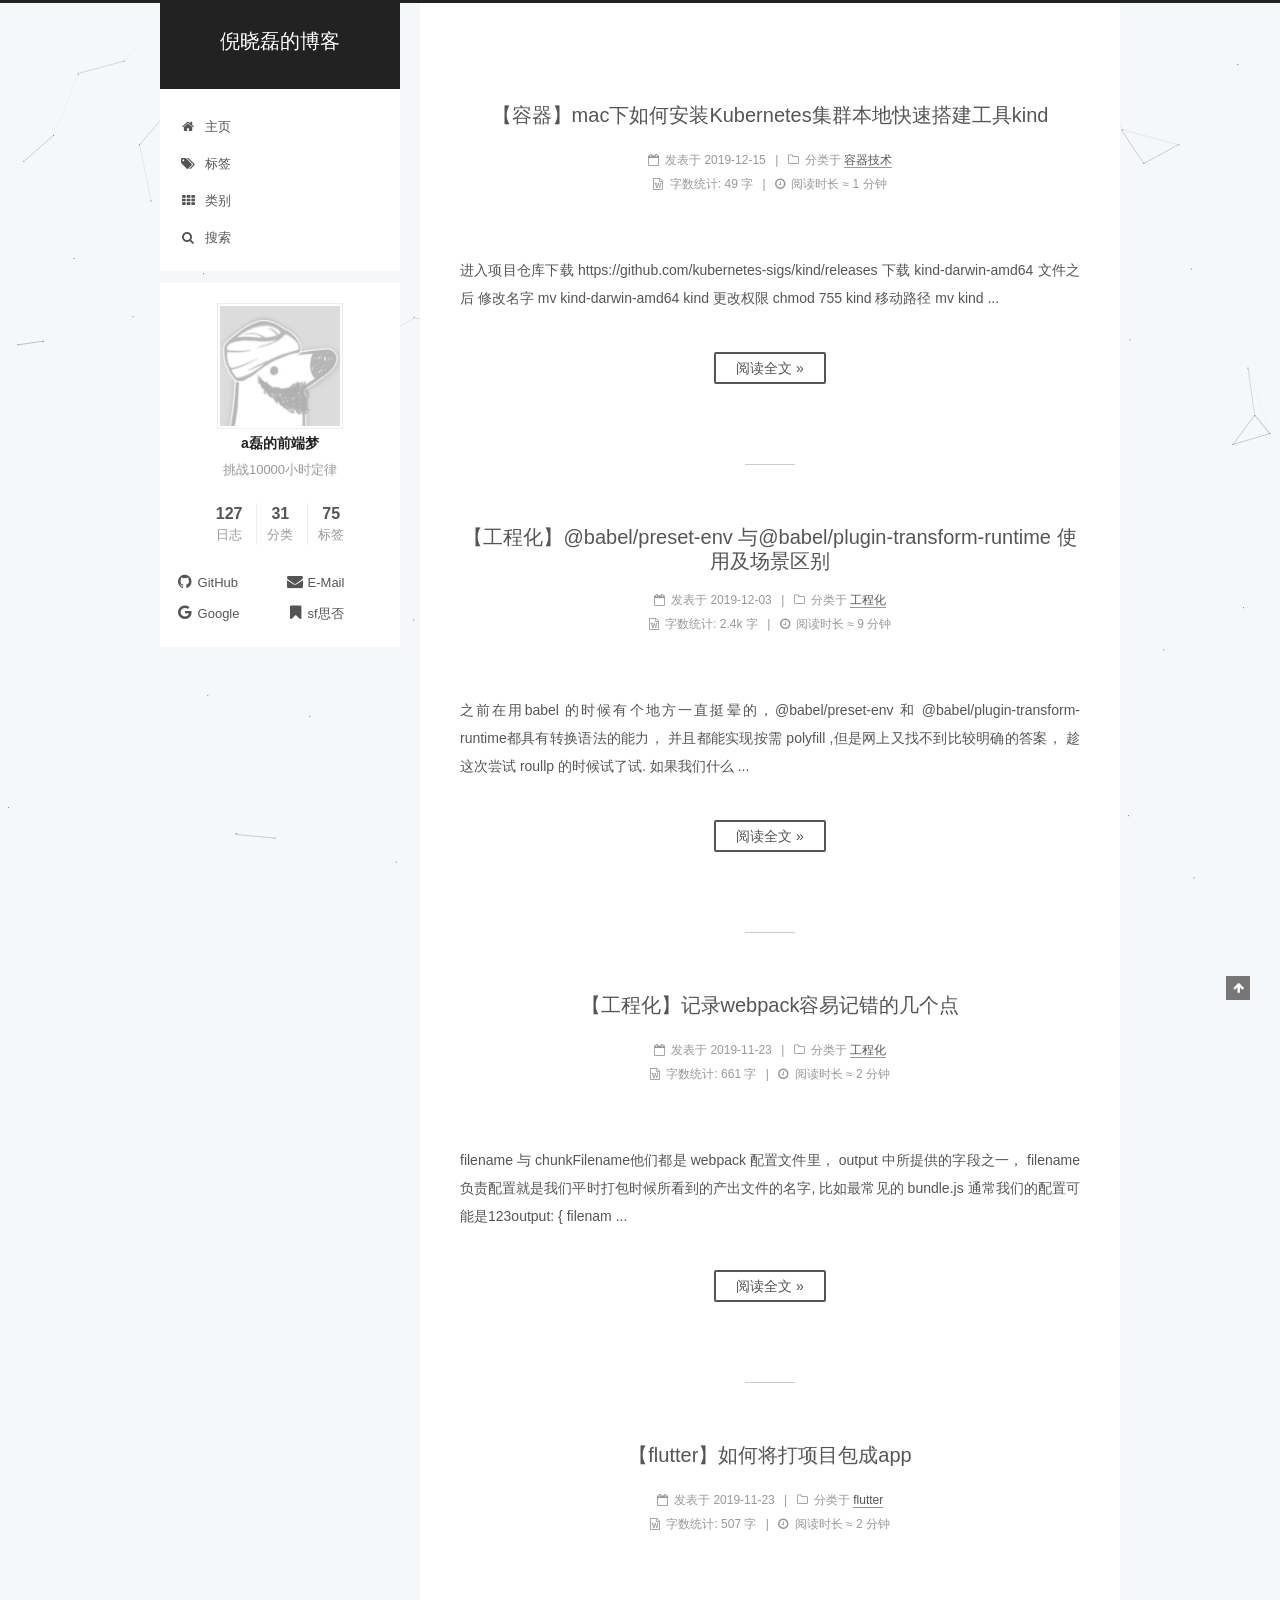
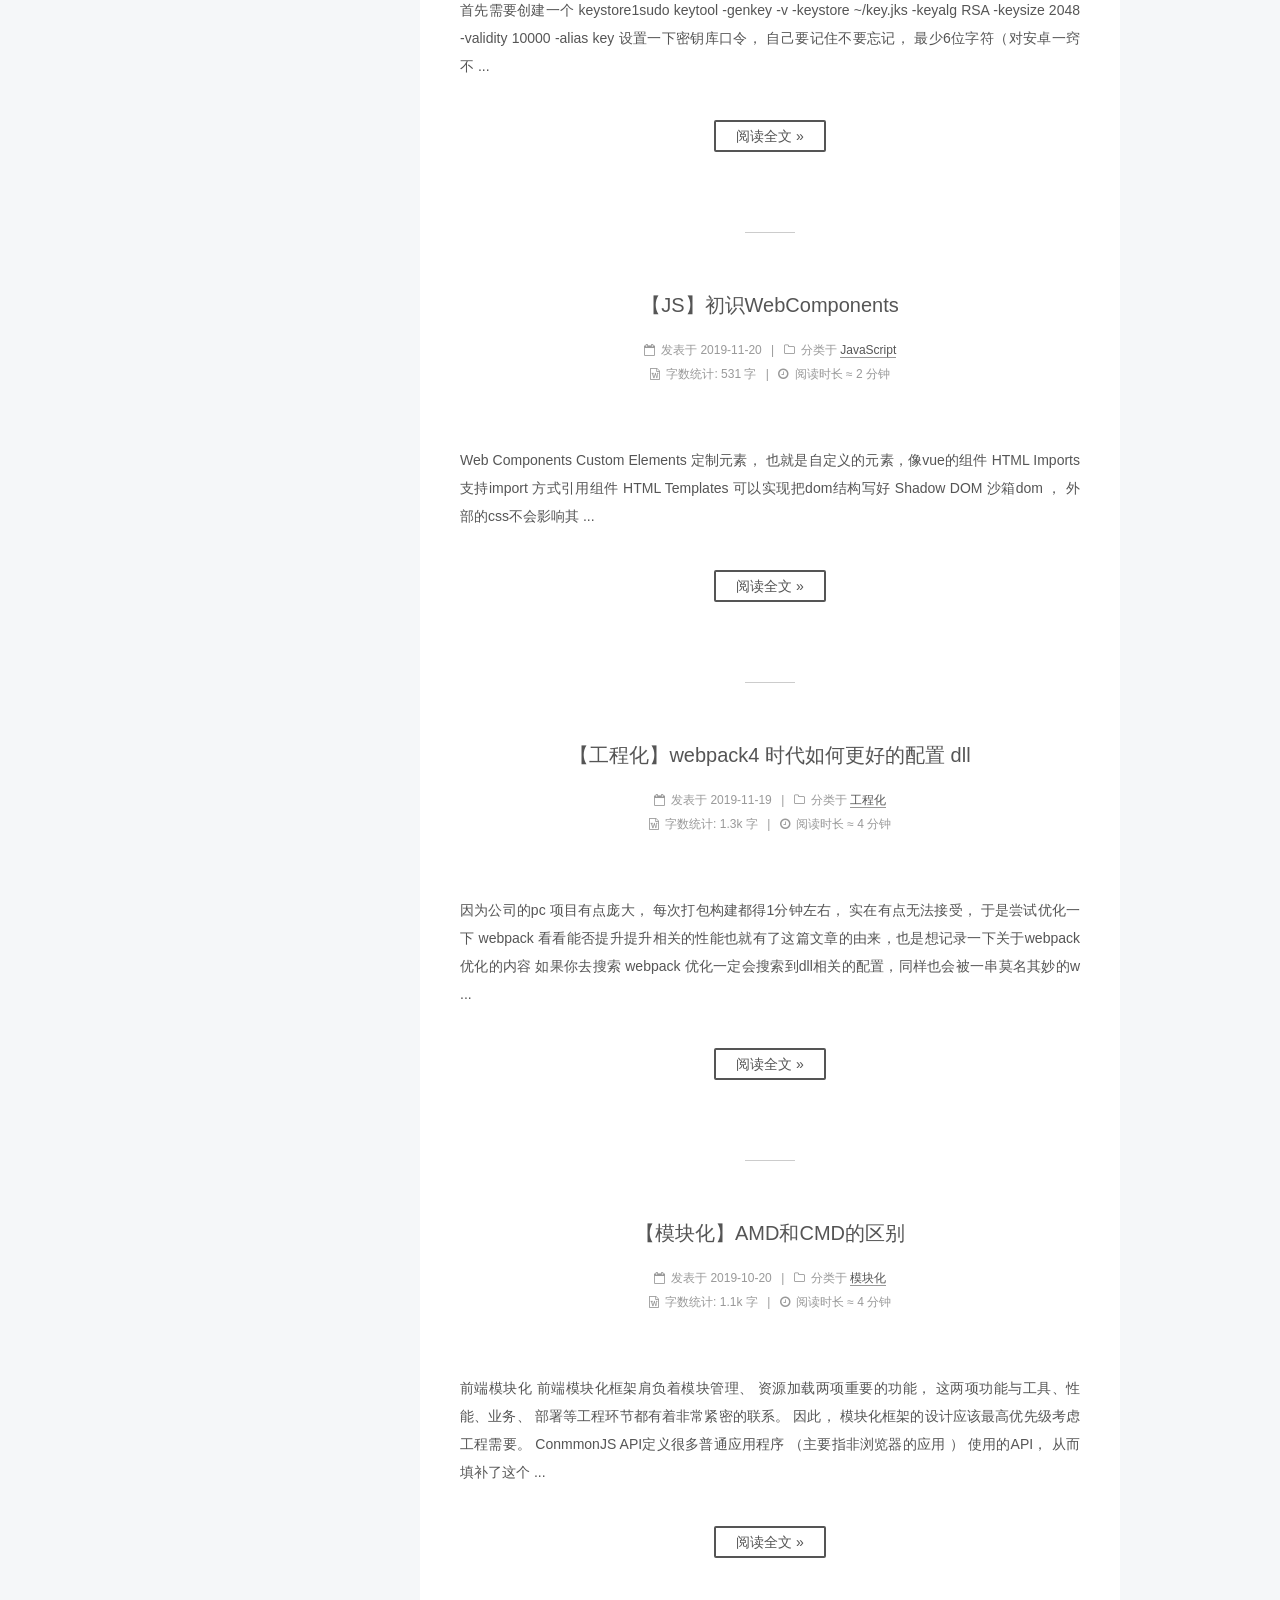
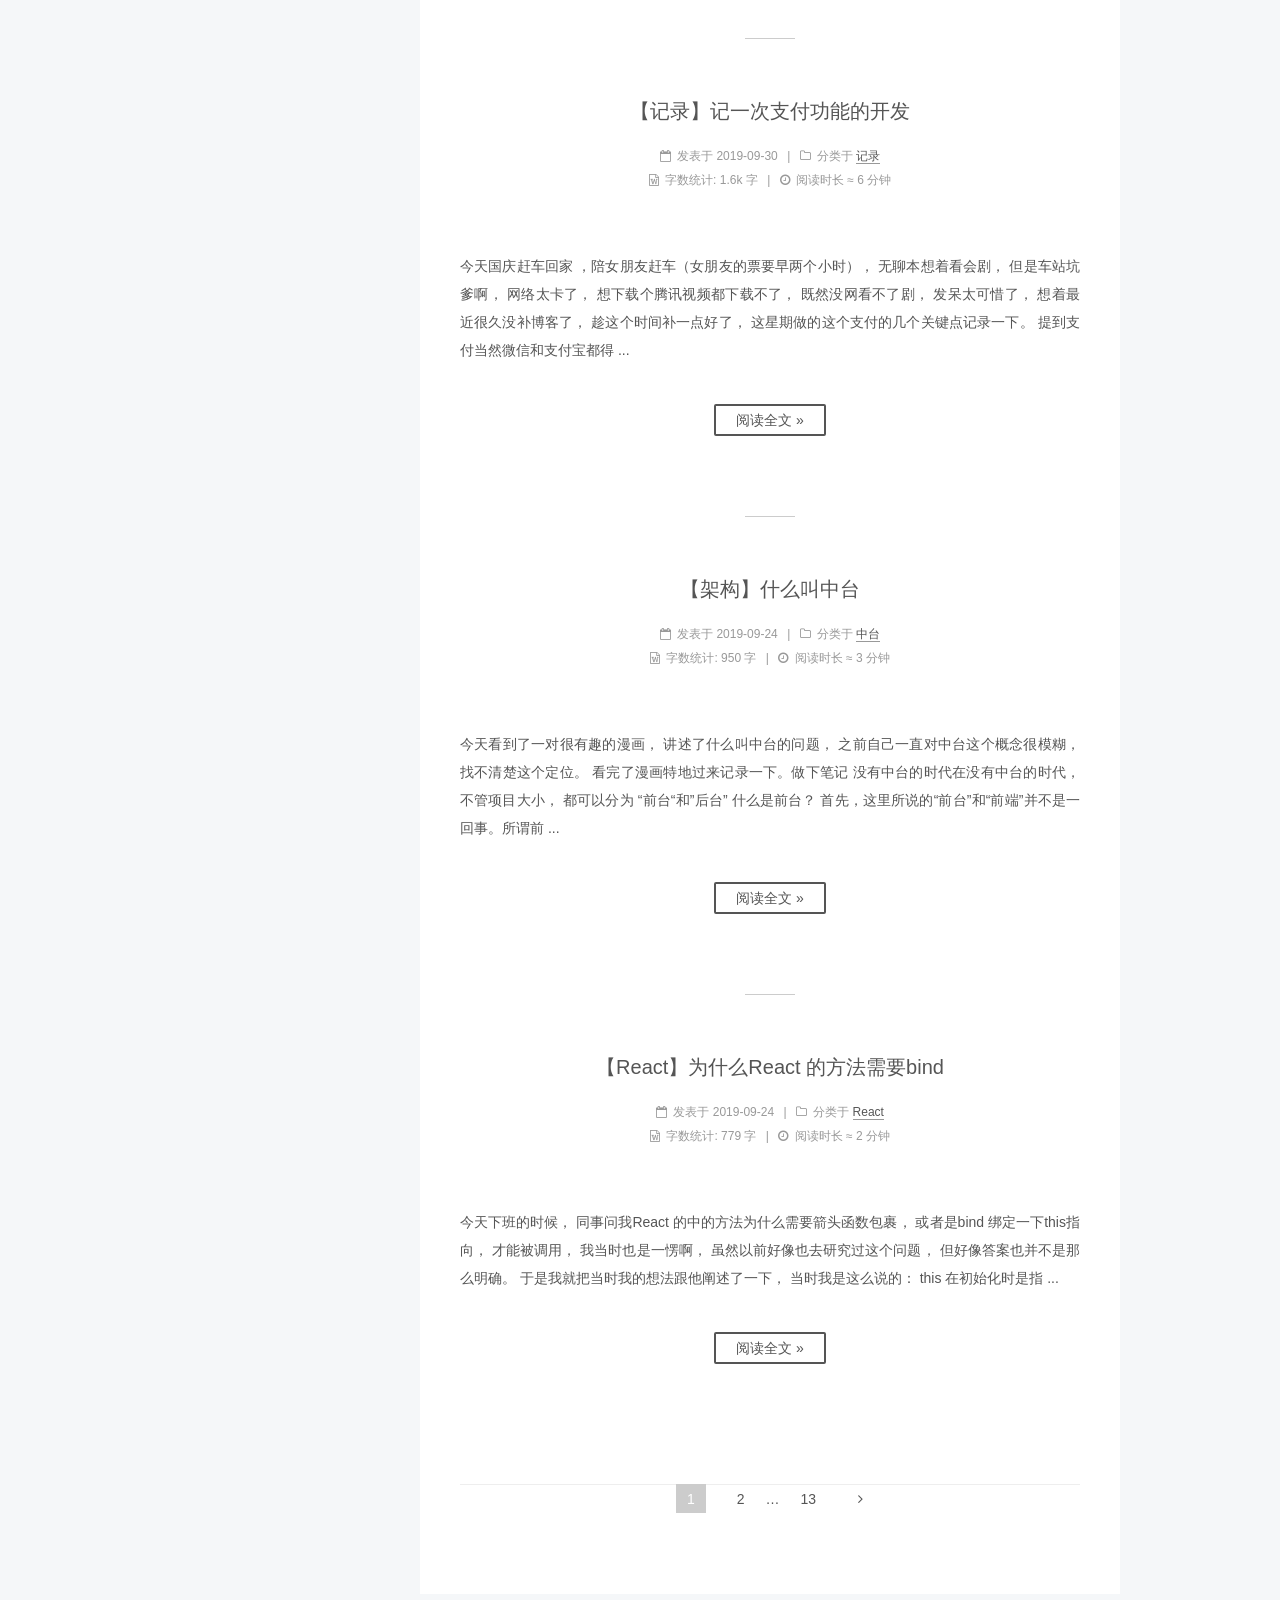
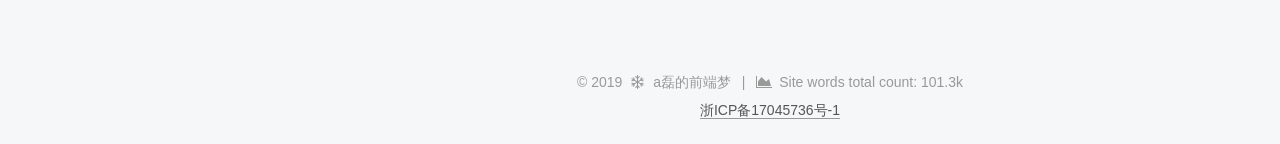
<file: index.html>
<!DOCTYPE html>




<html class="theme-next pisces" lang="zh-Hans">
<head><meta name="generator" content="Hexo 3.8.0">
  <meta charset="UTF-8">
<meta http-equiv="X-UA-Compatible" content="IE=edge">
<meta name="viewport" content="width=device-width, initial-scale=1, maximum-scale=1">
<meta name="theme-color" content="#222">
<meta name="google-site-verification" content="05q8BlYpNjXZYUDSdiPGL1DqJauEoquptd_o08ZaUSs">










<meta http-equiv="Cache-Control" content="no-transform">
<meta http-equiv="Cache-Control" content="no-siteapp">
















  
  
  <link href="/lib/fancybox/source/jquery.fancybox.css?v=2.1.5" rel="stylesheet" type="text/css">







<link href="/lib/font-awesome/css/font-awesome.min.css?v=4.6.2" rel="stylesheet" type="text/css">

<link href="/css/main.css?v=5.1.4" rel="stylesheet" type="text/css">


  <link rel="apple-touch-icon" sizes="180x180" href="/images/my_favicon_small.ico?v=5.1.4">


  <link rel="icon" type="image/png" sizes="32x32" href="/images/my_favicon.ico?v=5.1.4">


  <link rel="icon" type="image/png" sizes="16x16" href="/images/my_favicon_small.ico?v=5.1.4">


  <link rel="mask-icon" href="/images/logo.svg?v=5.1.4" color="#222">





  <meta name="keywords" content="倪晓磊, a磊, 倪晓磊的博客, a磊的前端梦, 全栈开发, 前端, 前端开发, nixiaolei, Node.js, webpack, JavaScript, HTML, CSS, Python, webGL">










<meta name="description" content="挑战10000小时定律">
<meta name="keywords" content="倪晓磊, a磊, 前端, 前端开发, nixiaolei, Node.js, webpack, JavaScript, HTML, CSS, Python, webGL">
<meta property="og:type" content="website">
<meta property="og:title" content="倪晓磊的博客">
<meta property="og:url" content="http://blog.nixiaolei.com/index.html">
<meta property="og:site_name" content="倪晓磊的博客">
<meta property="og:description" content="挑战10000小时定律">
<meta property="og:locale" content="zh-Hans">
<meta name="twitter:card" content="summary">
<meta name="twitter:title" content="倪晓磊的博客">
<meta name="twitter:description" content="挑战10000小时定律">



<script type="text/javascript" id="hexo.configurations">
  var NexT = window.NexT || {};
  var CONFIG = {
    root: '/',
    scheme: 'Pisces',
    version: '5.1.4',
    sidebar: {"position":"left","display":"post","offset":12,"b2t":false,"scrollpercent":false,"onmobile":false},
    fancybox: true,
    tabs: true,
    motion: {"enable":false,"async":false,"transition":{"post_block":"fadeIn","post_header":"slideDownIn","post_body":"slideDownIn","coll_header":"slideLeftIn","sidebar":"slideUpIn"}},
    duoshuo: {
      userId: '0',
      author: '博主'
    },
    algolia: {
      applicationID: '',
      apiKey: '',
      indexName: '',
      hits: "",
      labels: ""
    }
  };
</script>



  <link rel="canonical" href="http://blog.nixiaolei.com/">





  <title>倪晓磊的博客</title>
  








</head>

<body itemscope itemtype="http://schema.org/WebPage" lang="zh-Hans">

  
  
    
  

  <div class="container sidebar-position-left 
  page-home">
    <div class="headband"></div>

    <header id="header" class="header" itemscope itemtype="http://schema.org/WPHeader">
      <div class="header-inner"><div class="site-brand-wrapper">
  <div class="site-meta ">
    

    <div class="custom-logo-site-title">
      <a href="/" class="brand" rel="start">
        <span class="logo-line-before"><i></i></span>
        <span class="site-title">倪晓磊的博客</span>
        <span class="logo-line-after"><i></i></span>
      </a>
    </div>
      
        <h1 class="site-subtitle" itemprop="description"></h1>
      
  </div>

  <div class="site-nav-toggle">
    <button>
      <span class="btn-bar"></span>
      <span class="btn-bar"></span>
      <span class="btn-bar"></span>
    </button>
  </div>
</div>

<nav class="site-nav">
  

  
    <ul id="menu" class="menu">
      
        
        <li class="menu-item menu-item-主页">
          <a href="/" rel="section">
            
              <i class="menu-item-icon fa fa-fw fa-home"></i> <br>
            
            主页
          </a>
        </li>
      
        
        <li class="menu-item menu-item-标签">
          <a href="/tags/" rel="section">
            
              <i class="menu-item-icon fa fa-fw fa-tags"></i> <br>
            
            标签
          </a>
        </li>
      
        
        <li class="menu-item menu-item-类别">
          <a href="/categories/" rel="section">
            
              <i class="menu-item-icon fa fa-fw fa-th"></i> <br>
            
            类别
          </a>
        </li>
      

      
        <li class="menu-item menu-item-search">
          
            <a href="javascript:;" class="popup-trigger">
          
            
              <i class="menu-item-icon fa fa-search fa-fw"></i> <br>
            
            搜索
          </a>
        </li>
      
    </ul>
  

  
    <div class="site-search">
      
  <div class="popup search-popup local-search-popup">
  <div class="local-search-header clearfix">
    <span class="search-icon">
      <i class="fa fa-search"></i>
    </span>
    <span class="popup-btn-close">
      <i class="fa fa-times-circle"></i>
    </span>
    <div class="local-search-input-wrapper">
      <input autocomplete="off" placeholder="搜索..." spellcheck="false" type="text" id="local-search-input">
    </div>
  </div>
  <div id="local-search-result"></div>
</div>



    </div>
  
</nav>



 </div>
    </header>

    <main id="main" class="main">
      <div class="main-inner">
        <div class="content-wrap">
          <div id="content" class="content">
            
  <section id="posts" class="posts-expand">
    
      

  

  
  
  

  <article class="post post-type-normal" itemscope itemtype="http://schema.org/Article">
  
  
  
  <div class="post-block">
    <link itemprop="mainEntityOfPage" href="http://blog.nixiaolei.com/2019/12/15/【容器】mac下如何安装Kubernetes集群本地快速搭建工具kind/">

    <span hidden itemprop="author" itemscope itemtype="http://schema.org/Person">
      <meta itemprop="name" content="a磊的前端梦">
      <meta itemprop="description" content="挑战10000小时定律">
      <meta itemprop="image" content="/images/myavatar.jpg">
    </span>

    <span hidden itemprop="publisher" itemscope itemtype="http://schema.org/Organization">
      <meta itemprop="name" content="倪晓磊的博客">
    </span>

    
      <header class="post-header">

        
        
          <h2 class="post-title" itemprop="name headline">
                
                <a class="post-title-link" href="/2019/12/15/【容器】mac下如何安装Kubernetes集群本地快速搭建工具kind/" itemprop="url">【容器】mac下如何安装Kubernetes集群本地快速搭建工具kind</a></h2>
        

        <div class="post-meta">
          <span class="post-time">
            
              <span class="post-meta-item-icon">
                <i class="fa fa-calendar-o"></i>
              </span>
              
                <span class="post-meta-item-text">发表于</span>
              
              <time title="创建于" itemprop="dateCreated datePublished" datetime="2019-12-15T22:49:20+08:00">
                2019-12-15
              </time>
            

            

            
          </span>

          
            <span class="post-category">
            
              <span class="post-meta-divider">|</span>
            
              <span class="post-meta-item-icon">
                <i class="fa fa-folder-o"></i>
              </span>
              
                <span class="post-meta-item-text">分类于</span>
              
              
                <span itemprop="about" itemscope itemtype="http://schema.org/Thing">
                  <a href="/categories/容器技术/" itemprop="url" rel="index">
                    <span itemprop="name">容器技术</span>
                  </a>
                </span>

                
                
              
            </span>
          

          
            
          

          
          

          

          
            <div class="post-wordcount">
              
                
                <span class="post-meta-item-icon">
                  <i class="fa fa-file-word-o"></i>
                </span>
                
                  <span class="post-meta-item-text">字数统计&#58;</span>
                
                <span title="字数统计">
                  49 字
                </span>
              

              
                <span class="post-meta-divider">|</span>
              

              
                <span class="post-meta-item-icon">
                  <i class="fa fa-clock-o"></i>
                </span>
                
                  <span class="post-meta-item-text">阅读时长 &asymp;</span>
                
                <span title="阅读时长">
                  1 分钟
                </span>
              
            </div>
          

          

        </div>
      </header>
    

    
    
    
    <div class="post-body" itemprop="articleBody">

      
      

      
        
          
          进入项目仓库下载

https://github.com/kubernetes-sigs/kind/releases


下载 kind-darwin-amd64 文件之后
修改名字 mv kind-darwin-amd64 kind
更改权限 chmod 755 kind
移动路径 mv kind
          ...
          <!--noindex-->
          <div class="post-button text-center">
            <a class="btn" href="/2019/12/15/【容器】mac下如何安装Kubernetes集群本地快速搭建工具kind/#more" rel="contents">
              阅读全文 &raquo;
            </a>
          </div>
          <!--/noindex-->
        
      
    </div>
    
    
    

    

    

    

    <footer class="post-footer">
      

      

      

      
      
        <div class="post-eof"></div>
      
    </footer>
  </div>
  
  
  
  </article>


    
      

  

  
  
  

  <article class="post post-type-normal" itemscope itemtype="http://schema.org/Article">
  
  
  
  <div class="post-block">
    <link itemprop="mainEntityOfPage" href="http://blog.nixiaolei.com/2019/12/03/【工程化】-babel-env-与-babel-plugin-transform-runtime-使用及场景区别/">

    <span hidden itemprop="author" itemscope itemtype="http://schema.org/Person">
      <meta itemprop="name" content="a磊的前端梦">
      <meta itemprop="description" content="挑战10000小时定律">
      <meta itemprop="image" content="/images/myavatar.jpg">
    </span>

    <span hidden itemprop="publisher" itemscope itemtype="http://schema.org/Organization">
      <meta itemprop="name" content="倪晓磊的博客">
    </span>

    
      <header class="post-header">

        
        
          <h2 class="post-title" itemprop="name headline">
                
                <a class="post-title-link" href="/2019/12/03/【工程化】-babel-env-与-babel-plugin-transform-runtime-使用及场景区别/" itemprop="url">【工程化】@babel/preset-env 与@babel/plugin-transform-runtime 使用及场景区别</a></h2>
        

        <div class="post-meta">
          <span class="post-time">
            
              <span class="post-meta-item-icon">
                <i class="fa fa-calendar-o"></i>
              </span>
              
                <span class="post-meta-item-text">发表于</span>
              
              <time title="创建于" itemprop="dateCreated datePublished" datetime="2019-12-03T20:25:37+08:00">
                2019-12-03
              </time>
            

            

            
          </span>

          
            <span class="post-category">
            
              <span class="post-meta-divider">|</span>
            
              <span class="post-meta-item-icon">
                <i class="fa fa-folder-o"></i>
              </span>
              
                <span class="post-meta-item-text">分类于</span>
              
              
                <span itemprop="about" itemscope itemtype="http://schema.org/Thing">
                  <a href="/categories/工程化/" itemprop="url" rel="index">
                    <span itemprop="name">工程化</span>
                  </a>
                </span>

                
                
              
            </span>
          

          
            
          

          
          

          

          
            <div class="post-wordcount">
              
                
                <span class="post-meta-item-icon">
                  <i class="fa fa-file-word-o"></i>
                </span>
                
                  <span class="post-meta-item-text">字数统计&#58;</span>
                
                <span title="字数统计">
                  2.4k 字
                </span>
              

              
                <span class="post-meta-divider">|</span>
              

              
                <span class="post-meta-item-icon">
                  <i class="fa fa-clock-o"></i>
                </span>
                
                  <span class="post-meta-item-text">阅读时长 &asymp;</span>
                
                <span title="阅读时长">
                  9 分钟
                </span>
              
            </div>
          

          

        </div>
      </header>
    

    
    
    
    <div class="post-body" itemprop="articleBody">

      
      

      
        
          
          之前在用babel 的时候有个地方一直挺晕的，@babel/preset-env 和  @babel/plugin-transform-runtime都具有转换语法的能力， 并且都能实现按需 polyfill ,但是网上又找不到比较明确的答案， 趁这次尝试 roullp 的时候试了试.
如果我们什么
          ...
          <!--noindex-->
          <div class="post-button text-center">
            <a class="btn" href="/2019/12/03/【工程化】-babel-env-与-babel-plugin-transform-runtime-使用及场景区别/#more" rel="contents">
              阅读全文 &raquo;
            </a>
          </div>
          <!--/noindex-->
        
      
    </div>
    
    
    

    

    

    

    <footer class="post-footer">
      

      

      

      
      
        <div class="post-eof"></div>
      
    </footer>
  </div>
  
  
  
  </article>


    
      

  

  
  
  

  <article class="post post-type-normal" itemscope itemtype="http://schema.org/Article">
  
  
  
  <div class="post-block">
    <link itemprop="mainEntityOfPage" href="http://blog.nixiaolei.com/2019/11/23/【工程化】记录webpack容易记错的几个点/">

    <span hidden itemprop="author" itemscope itemtype="http://schema.org/Person">
      <meta itemprop="name" content="a磊的前端梦">
      <meta itemprop="description" content="挑战10000小时定律">
      <meta itemprop="image" content="/images/myavatar.jpg">
    </span>

    <span hidden itemprop="publisher" itemscope itemtype="http://schema.org/Organization">
      <meta itemprop="name" content="倪晓磊的博客">
    </span>

    
      <header class="post-header">

        
        
          <h2 class="post-title" itemprop="name headline">
                
                <a class="post-title-link" href="/2019/11/23/【工程化】记录webpack容易记错的几个点/" itemprop="url">【工程化】记录webpack容易记错的几个点</a></h2>
        

        <div class="post-meta">
          <span class="post-time">
            
              <span class="post-meta-item-icon">
                <i class="fa fa-calendar-o"></i>
              </span>
              
                <span class="post-meta-item-text">发表于</span>
              
              <time title="创建于" itemprop="dateCreated datePublished" datetime="2019-11-23T11:55:03+08:00">
                2019-11-23
              </time>
            

            

            
          </span>

          
            <span class="post-category">
            
              <span class="post-meta-divider">|</span>
            
              <span class="post-meta-item-icon">
                <i class="fa fa-folder-o"></i>
              </span>
              
                <span class="post-meta-item-text">分类于</span>
              
              
                <span itemprop="about" itemscope itemtype="http://schema.org/Thing">
                  <a href="/categories/工程化/" itemprop="url" rel="index">
                    <span itemprop="name">工程化</span>
                  </a>
                </span>

                
                
              
            </span>
          

          
            
          

          
          

          

          
            <div class="post-wordcount">
              
                
                <span class="post-meta-item-icon">
                  <i class="fa fa-file-word-o"></i>
                </span>
                
                  <span class="post-meta-item-text">字数统计&#58;</span>
                
                <span title="字数统计">
                  661 字
                </span>
              

              
                <span class="post-meta-divider">|</span>
              

              
                <span class="post-meta-item-icon">
                  <i class="fa fa-clock-o"></i>
                </span>
                
                  <span class="post-meta-item-text">阅读时长 &asymp;</span>
                
                <span title="阅读时长">
                  2 分钟
                </span>
              
            </div>
          

          

        </div>
      </header>
    

    
    
    
    <div class="post-body" itemprop="articleBody">

      
      

      
        
          
          filename 与 chunkFilename他们都是 webpack 配置文件里， output 中所提供的字段之一，
filename负责配置就是我们平时打包时候所看到的产出文件的名字, 比如最常见的 bundle.js
通常我们的配置可能是123output: &#123;  filenam
          ...
          <!--noindex-->
          <div class="post-button text-center">
            <a class="btn" href="/2019/11/23/【工程化】记录webpack容易记错的几个点/#more" rel="contents">
              阅读全文 &raquo;
            </a>
          </div>
          <!--/noindex-->
        
      
    </div>
    
    
    

    

    

    

    <footer class="post-footer">
      

      

      

      
      
        <div class="post-eof"></div>
      
    </footer>
  </div>
  
  
  
  </article>


    
      

  

  
  
  

  <article class="post post-type-normal" itemscope itemtype="http://schema.org/Article">
  
  
  
  <div class="post-block">
    <link itemprop="mainEntityOfPage" href="http://blog.nixiaolei.com/2019/11/23/【flutter】如何将打项目包成app/">

    <span hidden itemprop="author" itemscope itemtype="http://schema.org/Person">
      <meta itemprop="name" content="a磊的前端梦">
      <meta itemprop="description" content="挑战10000小时定律">
      <meta itemprop="image" content="/images/myavatar.jpg">
    </span>

    <span hidden itemprop="publisher" itemscope itemtype="http://schema.org/Organization">
      <meta itemprop="name" content="倪晓磊的博客">
    </span>

    
      <header class="post-header">

        
        
          <h2 class="post-title" itemprop="name headline">
                
                <a class="post-title-link" href="/2019/11/23/【flutter】如何将打项目包成app/" itemprop="url">【flutter】如何将打项目包成app</a></h2>
        

        <div class="post-meta">
          <span class="post-time">
            
              <span class="post-meta-item-icon">
                <i class="fa fa-calendar-o"></i>
              </span>
              
                <span class="post-meta-item-text">发表于</span>
              
              <time title="创建于" itemprop="dateCreated datePublished" datetime="2019-11-23T10:02:45+08:00">
                2019-11-23
              </time>
            

            

            
          </span>

          
            <span class="post-category">
            
              <span class="post-meta-divider">|</span>
            
              <span class="post-meta-item-icon">
                <i class="fa fa-folder-o"></i>
              </span>
              
                <span class="post-meta-item-text">分类于</span>
              
              
                <span itemprop="about" itemscope itemtype="http://schema.org/Thing">
                  <a href="/categories/flutter/" itemprop="url" rel="index">
                    <span itemprop="name">flutter</span>
                  </a>
                </span>

                
                
              
            </span>
          

          
            
          

          
          

          

          
            <div class="post-wordcount">
              
                
                <span class="post-meta-item-icon">
                  <i class="fa fa-file-word-o"></i>
                </span>
                
                  <span class="post-meta-item-text">字数统计&#58;</span>
                
                <span title="字数统计">
                  507 字
                </span>
              

              
                <span class="post-meta-divider">|</span>
              

              
                <span class="post-meta-item-icon">
                  <i class="fa fa-clock-o"></i>
                </span>
                
                  <span class="post-meta-item-text">阅读时长 &asymp;</span>
                
                <span title="阅读时长">
                  2 分钟
                </span>
              
            </div>
          

          

        </div>
      </header>
    

    
    
    
    <div class="post-body" itemprop="articleBody">

      
      

      
        
          
          首先需要创建一个 keystore1sudo keytool -genkey -v -keystore ~/key.jks -keyalg RSA -keysize 2048 -validity 10000 -alias key
设置一下密钥库口令， 自己要记住不要忘记， 最少6位字符（对安卓一窍不
          ...
          <!--noindex-->
          <div class="post-button text-center">
            <a class="btn" href="/2019/11/23/【flutter】如何将打项目包成app/#more" rel="contents">
              阅读全文 &raquo;
            </a>
          </div>
          <!--/noindex-->
        
      
    </div>
    
    
    

    

    

    

    <footer class="post-footer">
      

      

      

      
      
        <div class="post-eof"></div>
      
    </footer>
  </div>
  
  
  
  </article>


    
      

  

  
  
  

  <article class="post post-type-normal" itemscope itemtype="http://schema.org/Article">
  
  
  
  <div class="post-block">
    <link itemprop="mainEntityOfPage" href="http://blog.nixiaolei.com/2019/11/20/【JS】初识WebComponents/">

    <span hidden itemprop="author" itemscope itemtype="http://schema.org/Person">
      <meta itemprop="name" content="a磊的前端梦">
      <meta itemprop="description" content="挑战10000小时定律">
      <meta itemprop="image" content="/images/myavatar.jpg">
    </span>

    <span hidden itemprop="publisher" itemscope itemtype="http://schema.org/Organization">
      <meta itemprop="name" content="倪晓磊的博客">
    </span>

    
      <header class="post-header">

        
        
          <h2 class="post-title" itemprop="name headline">
                
                <a class="post-title-link" href="/2019/11/20/【JS】初识WebComponents/" itemprop="url">【JS】初识WebComponents</a></h2>
        

        <div class="post-meta">
          <span class="post-time">
            
              <span class="post-meta-item-icon">
                <i class="fa fa-calendar-o"></i>
              </span>
              
                <span class="post-meta-item-text">发表于</span>
              
              <time title="创建于" itemprop="dateCreated datePublished" datetime="2019-11-20T11:41:30+08:00">
                2019-11-20
              </time>
            

            

            
          </span>

          
            <span class="post-category">
            
              <span class="post-meta-divider">|</span>
            
              <span class="post-meta-item-icon">
                <i class="fa fa-folder-o"></i>
              </span>
              
                <span class="post-meta-item-text">分类于</span>
              
              
                <span itemprop="about" itemscope itemtype="http://schema.org/Thing">
                  <a href="/categories/JavaScript/" itemprop="url" rel="index">
                    <span itemprop="name">JavaScript</span>
                  </a>
                </span>

                
                
              
            </span>
          

          
            
          

          
          

          

          
            <div class="post-wordcount">
              
                
                <span class="post-meta-item-icon">
                  <i class="fa fa-file-word-o"></i>
                </span>
                
                  <span class="post-meta-item-text">字数统计&#58;</span>
                
                <span title="字数统计">
                  531 字
                </span>
              

              
                <span class="post-meta-divider">|</span>
              

              
                <span class="post-meta-item-icon">
                  <i class="fa fa-clock-o"></i>
                </span>
                
                  <span class="post-meta-item-text">阅读时长 &asymp;</span>
                
                <span title="阅读时长">
                  2 分钟
                </span>
              
            </div>
          

          

        </div>
      </header>
    

    
    
    
    <div class="post-body" itemprop="articleBody">

      
      

      
        
          
          Web Components
Custom Elements
定制元素， 也就是自定义的元素，像vue的组件


HTML Imports
支持import 方式引用组件


HTML Templates
可以实现把dom结构写好


Shadow DOM
沙箱dom ， 外部的css不会影响其


          ...
          <!--noindex-->
          <div class="post-button text-center">
            <a class="btn" href="/2019/11/20/【JS】初识WebComponents/#more" rel="contents">
              阅读全文 &raquo;
            </a>
          </div>
          <!--/noindex-->
        
      
    </div>
    
    
    

    

    

    

    <footer class="post-footer">
      

      

      

      
      
        <div class="post-eof"></div>
      
    </footer>
  </div>
  
  
  
  </article>


    
      

  

  
  
  

  <article class="post post-type-normal" itemscope itemtype="http://schema.org/Article">
  
  
  
  <div class="post-block">
    <link itemprop="mainEntityOfPage" href="http://blog.nixiaolei.com/2019/11/19/【工程化】webpack4-时代如何更好的配置-dll/">

    <span hidden itemprop="author" itemscope itemtype="http://schema.org/Person">
      <meta itemprop="name" content="a磊的前端梦">
      <meta itemprop="description" content="挑战10000小时定律">
      <meta itemprop="image" content="/images/myavatar.jpg">
    </span>

    <span hidden itemprop="publisher" itemscope itemtype="http://schema.org/Organization">
      <meta itemprop="name" content="倪晓磊的博客">
    </span>

    
      <header class="post-header">

        
        
          <h2 class="post-title" itemprop="name headline">
                
                <a class="post-title-link" href="/2019/11/19/【工程化】webpack4-时代如何更好的配置-dll/" itemprop="url">【工程化】webpack4 时代如何更好的配置 dll</a></h2>
        

        <div class="post-meta">
          <span class="post-time">
            
              <span class="post-meta-item-icon">
                <i class="fa fa-calendar-o"></i>
              </span>
              
                <span class="post-meta-item-text">发表于</span>
              
              <time title="创建于" itemprop="dateCreated datePublished" datetime="2019-11-19T10:31:21+08:00">
                2019-11-19
              </time>
            

            

            
          </span>

          
            <span class="post-category">
            
              <span class="post-meta-divider">|</span>
            
              <span class="post-meta-item-icon">
                <i class="fa fa-folder-o"></i>
              </span>
              
                <span class="post-meta-item-text">分类于</span>
              
              
                <span itemprop="about" itemscope itemtype="http://schema.org/Thing">
                  <a href="/categories/工程化/" itemprop="url" rel="index">
                    <span itemprop="name">工程化</span>
                  </a>
                </span>

                
                
              
            </span>
          

          
            
          

          
          

          

          
            <div class="post-wordcount">
              
                
                <span class="post-meta-item-icon">
                  <i class="fa fa-file-word-o"></i>
                </span>
                
                  <span class="post-meta-item-text">字数统计&#58;</span>
                
                <span title="字数统计">
                  1.3k 字
                </span>
              

              
                <span class="post-meta-divider">|</span>
              

              
                <span class="post-meta-item-icon">
                  <i class="fa fa-clock-o"></i>
                </span>
                
                  <span class="post-meta-item-text">阅读时长 &asymp;</span>
                
                <span title="阅读时长">
                  4 分钟
                </span>
              
            </div>
          

          

        </div>
      </header>
    

    
    
    
    <div class="post-body" itemprop="articleBody">

      
      

      
        
          
          因为公司的pc 项目有点庞大， 每次打包构建都得1分钟左右， 实在有点无法接受， 于是尝试优化一下 webpack 看看能否提升提升相关的性能也就有了这篇文章的由来，也是想记录一下关于webpack优化的内容
如果你去搜索 webpack 优化一定会搜索到dll相关的配置，同样也会被一串莫名其妙的w
          ...
          <!--noindex-->
          <div class="post-button text-center">
            <a class="btn" href="/2019/11/19/【工程化】webpack4-时代如何更好的配置-dll/#more" rel="contents">
              阅读全文 &raquo;
            </a>
          </div>
          <!--/noindex-->
        
      
    </div>
    
    
    

    

    

    

    <footer class="post-footer">
      

      

      

      
      
        <div class="post-eof"></div>
      
    </footer>
  </div>
  
  
  
  </article>


    
      

  

  
  
  

  <article class="post post-type-normal" itemscope itemtype="http://schema.org/Article">
  
  
  
  <div class="post-block">
    <link itemprop="mainEntityOfPage" href="http://blog.nixiaolei.com/2019/10/20/【模块化】AMD和CMD的区别/">

    <span hidden itemprop="author" itemscope itemtype="http://schema.org/Person">
      <meta itemprop="name" content="a磊的前端梦">
      <meta itemprop="description" content="挑战10000小时定律">
      <meta itemprop="image" content="/images/myavatar.jpg">
    </span>

    <span hidden itemprop="publisher" itemscope itemtype="http://schema.org/Organization">
      <meta itemprop="name" content="倪晓磊的博客">
    </span>

    
      <header class="post-header">

        
        
          <h2 class="post-title" itemprop="name headline">
                
                <a class="post-title-link" href="/2019/10/20/【模块化】AMD和CMD的区别/" itemprop="url">【模块化】AMD和CMD的区别</a></h2>
        

        <div class="post-meta">
          <span class="post-time">
            
              <span class="post-meta-item-icon">
                <i class="fa fa-calendar-o"></i>
              </span>
              
                <span class="post-meta-item-text">发表于</span>
              
              <time title="创建于" itemprop="dateCreated datePublished" datetime="2019-10-20T11:53:21+08:00">
                2019-10-20
              </time>
            

            

            
          </span>

          
            <span class="post-category">
            
              <span class="post-meta-divider">|</span>
            
              <span class="post-meta-item-icon">
                <i class="fa fa-folder-o"></i>
              </span>
              
                <span class="post-meta-item-text">分类于</span>
              
              
                <span itemprop="about" itemscope itemtype="http://schema.org/Thing">
                  <a href="/categories/模块化/" itemprop="url" rel="index">
                    <span itemprop="name">模块化</span>
                  </a>
                </span>

                
                
              
            </span>
          

          
            
          

          
          

          

          
            <div class="post-wordcount">
              
                
                <span class="post-meta-item-icon">
                  <i class="fa fa-file-word-o"></i>
                </span>
                
                  <span class="post-meta-item-text">字数统计&#58;</span>
                
                <span title="字数统计">
                  1.1k 字
                </span>
              

              
                <span class="post-meta-divider">|</span>
              

              
                <span class="post-meta-item-icon">
                  <i class="fa fa-clock-o"></i>
                </span>
                
                  <span class="post-meta-item-text">阅读时长 &asymp;</span>
                
                <span title="阅读时长">
                  4 分钟
                </span>
              
            </div>
          

          

        </div>
      </header>
    

    
    
    
    <div class="post-body" itemprop="articleBody">

      
      

      
        
          
          前端模块化
前端模块化框架肩负着模块管理、 资源加载两项重要的功能， 这两项功能与工具、性能、业务、 部署等工程环节都有着非常紧密的联系。 因此， 模块化框架的设计应该最高优先级考虑工程需要。
ConmmonJS API定义很多普通应用程序 （主要指非浏览器的应用 ） 使用的API， 从而填补了这个
          ...
          <!--noindex-->
          <div class="post-button text-center">
            <a class="btn" href="/2019/10/20/【模块化】AMD和CMD的区别/#more" rel="contents">
              阅读全文 &raquo;
            </a>
          </div>
          <!--/noindex-->
        
      
    </div>
    
    
    

    

    

    

    <footer class="post-footer">
      

      

      

      
      
        <div class="post-eof"></div>
      
    </footer>
  </div>
  
  
  
  </article>


    
      

  

  
  
  

  <article class="post post-type-normal" itemscope itemtype="http://schema.org/Article">
  
  
  
  <div class="post-block">
    <link itemprop="mainEntityOfPage" href="http://blog.nixiaolei.com/2019/09/30/【记录】记一次支付功能的开发/">

    <span hidden itemprop="author" itemscope itemtype="http://schema.org/Person">
      <meta itemprop="name" content="a磊的前端梦">
      <meta itemprop="description" content="挑战10000小时定律">
      <meta itemprop="image" content="/images/myavatar.jpg">
    </span>

    <span hidden itemprop="publisher" itemscope itemtype="http://schema.org/Organization">
      <meta itemprop="name" content="倪晓磊的博客">
    </span>

    
      <header class="post-header">

        
        
          <h2 class="post-title" itemprop="name headline">
                
                <a class="post-title-link" href="/2019/09/30/【记录】记一次支付功能的开发/" itemprop="url">【记录】记一次支付功能的开发</a></h2>
        

        <div class="post-meta">
          <span class="post-time">
            
              <span class="post-meta-item-icon">
                <i class="fa fa-calendar-o"></i>
              </span>
              
                <span class="post-meta-item-text">发表于</span>
              
              <time title="创建于" itemprop="dateCreated datePublished" datetime="2019-09-30T10:56:56+08:00">
                2019-09-30
              </time>
            

            

            
          </span>

          
            <span class="post-category">
            
              <span class="post-meta-divider">|</span>
            
              <span class="post-meta-item-icon">
                <i class="fa fa-folder-o"></i>
              </span>
              
                <span class="post-meta-item-text">分类于</span>
              
              
                <span itemprop="about" itemscope itemtype="http://schema.org/Thing">
                  <a href="/categories/记录/" itemprop="url" rel="index">
                    <span itemprop="name">记录</span>
                  </a>
                </span>

                
                
              
            </span>
          

          
            
          

          
          

          

          
            <div class="post-wordcount">
              
                
                <span class="post-meta-item-icon">
                  <i class="fa fa-file-word-o"></i>
                </span>
                
                  <span class="post-meta-item-text">字数统计&#58;</span>
                
                <span title="字数统计">
                  1.6k 字
                </span>
              

              
                <span class="post-meta-divider">|</span>
              

              
                <span class="post-meta-item-icon">
                  <i class="fa fa-clock-o"></i>
                </span>
                
                  <span class="post-meta-item-text">阅读时长 &asymp;</span>
                
                <span title="阅读时长">
                  6 分钟
                </span>
              
            </div>
          

          

        </div>
      </header>
    

    
    
    
    <div class="post-body" itemprop="articleBody">

      
      

      
        
          
          今天国庆赶车回家 ，陪女朋友赶车（女朋友的票要早两个小时）， 无聊本想着看会剧， 但是车站坑爹啊， 网络太卡了， 想下载个腾讯视频都下载不了， 既然没网看不了剧， 发呆太可惜了， 想着最近很久没补博客了， 趁这个时间补一点好了， 这星期做的这个支付的几个关键点记录一下。
提到支付当然微信和支付宝都得
          ...
          <!--noindex-->
          <div class="post-button text-center">
            <a class="btn" href="/2019/09/30/【记录】记一次支付功能的开发/#more" rel="contents">
              阅读全文 &raquo;
            </a>
          </div>
          <!--/noindex-->
        
      
    </div>
    
    
    

    

    

    

    <footer class="post-footer">
      

      

      

      
      
        <div class="post-eof"></div>
      
    </footer>
  </div>
  
  
  
  </article>


    
      

  

  
  
  

  <article class="post post-type-normal" itemscope itemtype="http://schema.org/Article">
  
  
  
  <div class="post-block">
    <link itemprop="mainEntityOfPage" href="http://blog.nixiaolei.com/2019/09/24/【架构】什么叫中台/">

    <span hidden itemprop="author" itemscope itemtype="http://schema.org/Person">
      <meta itemprop="name" content="a磊的前端梦">
      <meta itemprop="description" content="挑战10000小时定律">
      <meta itemprop="image" content="/images/myavatar.jpg">
    </span>

    <span hidden itemprop="publisher" itemscope itemtype="http://schema.org/Organization">
      <meta itemprop="name" content="倪晓磊的博客">
    </span>

    
      <header class="post-header">

        
        
          <h2 class="post-title" itemprop="name headline">
                
                <a class="post-title-link" href="/2019/09/24/【架构】什么叫中台/" itemprop="url">【架构】什么叫中台</a></h2>
        

        <div class="post-meta">
          <span class="post-time">
            
              <span class="post-meta-item-icon">
                <i class="fa fa-calendar-o"></i>
              </span>
              
                <span class="post-meta-item-text">发表于</span>
              
              <time title="创建于" itemprop="dateCreated datePublished" datetime="2019-09-24T20:40:44+08:00">
                2019-09-24
              </time>
            

            

            
          </span>

          
            <span class="post-category">
            
              <span class="post-meta-divider">|</span>
            
              <span class="post-meta-item-icon">
                <i class="fa fa-folder-o"></i>
              </span>
              
                <span class="post-meta-item-text">分类于</span>
              
              
                <span itemprop="about" itemscope itemtype="http://schema.org/Thing">
                  <a href="/categories/中台/" itemprop="url" rel="index">
                    <span itemprop="name">中台</span>
                  </a>
                </span>

                
                
              
            </span>
          

          
            
          

          
          

          

          
            <div class="post-wordcount">
              
                
                <span class="post-meta-item-icon">
                  <i class="fa fa-file-word-o"></i>
                </span>
                
                  <span class="post-meta-item-text">字数统计&#58;</span>
                
                <span title="字数统计">
                  950 字
                </span>
              

              
                <span class="post-meta-divider">|</span>
              

              
                <span class="post-meta-item-icon">
                  <i class="fa fa-clock-o"></i>
                </span>
                
                  <span class="post-meta-item-text">阅读时长 &asymp;</span>
                
                <span title="阅读时长">
                  3 分钟
                </span>
              
            </div>
          

          

        </div>
      </header>
    

    
    
    
    <div class="post-body" itemprop="articleBody">

      
      

      
        
          
          今天看到了一对很有趣的漫画， 讲述了什么叫中台的问题， 之前自己一直对中台这个概念很模糊， 找不清楚这个定位。
看完了漫画特地过来记录一下。做下笔记
没有中台的时代在没有中台的时代， 不管项目大小， 都可以分为 “前台“和”后台”
什么是前台？
首先，这里所说的“前台”和“前端”并不是一回事。所谓前
          ...
          <!--noindex-->
          <div class="post-button text-center">
            <a class="btn" href="/2019/09/24/【架构】什么叫中台/#more" rel="contents">
              阅读全文 &raquo;
            </a>
          </div>
          <!--/noindex-->
        
      
    </div>
    
    
    

    

    

    

    <footer class="post-footer">
      

      

      

      
      
        <div class="post-eof"></div>
      
    </footer>
  </div>
  
  
  
  </article>


    
      

  

  
  
  

  <article class="post post-type-normal" itemscope itemtype="http://schema.org/Article">
  
  
  
  <div class="post-block">
    <link itemprop="mainEntityOfPage" href="http://blog.nixiaolei.com/2019/09/24/【React】为什么React-的方法需要bind/">

    <span hidden itemprop="author" itemscope itemtype="http://schema.org/Person">
      <meta itemprop="name" content="a磊的前端梦">
      <meta itemprop="description" content="挑战10000小时定律">
      <meta itemprop="image" content="/images/myavatar.jpg">
    </span>

    <span hidden itemprop="publisher" itemscope itemtype="http://schema.org/Organization">
      <meta itemprop="name" content="倪晓磊的博客">
    </span>

    
      <header class="post-header">

        
        
          <h2 class="post-title" itemprop="name headline">
                
                <a class="post-title-link" href="/2019/09/24/【React】为什么React-的方法需要bind/" itemprop="url">【React】为什么React 的方法需要bind</a></h2>
        

        <div class="post-meta">
          <span class="post-time">
            
              <span class="post-meta-item-icon">
                <i class="fa fa-calendar-o"></i>
              </span>
              
                <span class="post-meta-item-text">发表于</span>
              
              <time title="创建于" itemprop="dateCreated datePublished" datetime="2019-09-24T19:47:43+08:00">
                2019-09-24
              </time>
            

            

            
          </span>

          
            <span class="post-category">
            
              <span class="post-meta-divider">|</span>
            
              <span class="post-meta-item-icon">
                <i class="fa fa-folder-o"></i>
              </span>
              
                <span class="post-meta-item-text">分类于</span>
              
              
                <span itemprop="about" itemscope itemtype="http://schema.org/Thing">
                  <a href="/categories/React/" itemprop="url" rel="index">
                    <span itemprop="name">React</span>
                  </a>
                </span>

                
                
              
            </span>
          

          
            
          

          
          

          

          
            <div class="post-wordcount">
              
                
                <span class="post-meta-item-icon">
                  <i class="fa fa-file-word-o"></i>
                </span>
                
                  <span class="post-meta-item-text">字数统计&#58;</span>
                
                <span title="字数统计">
                  779 字
                </span>
              

              
                <span class="post-meta-divider">|</span>
              

              
                <span class="post-meta-item-icon">
                  <i class="fa fa-clock-o"></i>
                </span>
                
                  <span class="post-meta-item-text">阅读时长 &asymp;</span>
                
                <span title="阅读时长">
                  2 分钟
                </span>
              
            </div>
          

          

        </div>
      </header>
    

    
    
    
    <div class="post-body" itemprop="articleBody">

      
      

      
        
          
          今天下班的时候， 同事问我React 的中的方法为什么需要箭头函数包裹， 或者是bind 绑定一下this指向， 才能被调用， 我当时也是一愣啊， 虽然以前好像也去研究过这个问题， 但好像答案也并不是那么明确。 于是我就把当时我的想法跟他阐述了一下， 当时我是这么说的： 

this 在初始化时是指
          ...
          <!--noindex-->
          <div class="post-button text-center">
            <a class="btn" href="/2019/09/24/【React】为什么React-的方法需要bind/#more" rel="contents">
              阅读全文 &raquo;
            </a>
          </div>
          <!--/noindex-->
        
      
    </div>
    
    
    

    

    

    

    <footer class="post-footer">
      

      

      

      
      
        <div class="post-eof"></div>
      
    </footer>
  </div>
  
  
  
  </article>


    
  </section>

  
  <nav class="pagination">
    <span class="page-number current">1</span><a class="page-number" href="/page/2/">2</a><span class="space">&hellip;</span><a class="page-number" href="/page/13/">13</a><a class="extend next" rel="next" href="/page/2/"><i class="fa fa-angle-right"></i></a>
  </nav>



          </div>
          


          

        </div>
        
          
  
  <div class="sidebar-toggle">
    <div class="sidebar-toggle-line-wrap">
      <span class="sidebar-toggle-line sidebar-toggle-line-first"></span>
      <span class="sidebar-toggle-line sidebar-toggle-line-middle"></span>
      <span class="sidebar-toggle-line sidebar-toggle-line-last"></span>
    </div>
  </div>

  <aside id="sidebar" class="sidebar">
    
    <div class="sidebar-inner">

      

      

      <section class="site-overview-wrap sidebar-panel sidebar-panel-active">
        <div class="site-overview">
          <div class="site-author motion-element" itemprop="author" itemscope itemtype="http://schema.org/Person">
            
              <img class="site-author-image" itemprop="image" src="/images/myavatar.jpg" alt="a磊的前端梦">
            
              <p class="site-author-name" itemprop="name">a磊的前端梦</p>
              <p class="site-description motion-element" itemprop="description">挑战10000小时定律</p>
          </div>

          <nav class="site-state motion-element">

            
              <div class="site-state-item site-state-posts">
              
                <a href="/archives">
              
                  <span class="site-state-item-count">127</span>
                  <span class="site-state-item-name">日志</span>
                </a>
              </div>
            

            
              
              
              <div class="site-state-item site-state-categories">
                <a href="/categories/index.html">
                  <span class="site-state-item-count">31</span>
                  <span class="site-state-item-name">分类</span>
                </a>
              </div>
            

            
              
              
              <div class="site-state-item site-state-tags">
                <a href="/tags/index.html">
                  <span class="site-state-item-count">75</span>
                  <span class="site-state-item-name">标签</span>
                </a>
              </div>
            

          </nav>

          

          
            <div class="links-of-author motion-element">
                
                  <span class="links-of-author-item">
                    <a rel="external nofollow" href="https://github.com/nixiaolei" target="_blank" title="GitHub">
                      
                        <i class="fa fa-fw fa-github"></i>GitHub</a>
                  </span>
                
                  <span class="links-of-author-item">
                    <a rel="external nofollow" href="mailto:nxl3477@foxmail.com" target="_blank" title="E-Mail">
                      
                        <i class="fa fa-fw fa-envelope"></i>E-Mail</a>
                  </span>
                
                  <span class="links-of-author-item">
                    <a rel="external nofollow" href="https://plus.google.com/nxl3477" target="_blank" title="Google">
                      
                        <i class="fa fa-fw fa-google"></i>Google</a>
                  </span>
                
                  <span class="links-of-author-item">
                    <a rel="external nofollow" href="https://segmentfault.com/u/nixiaolei" target="_blank" title="sf思否">
                      
                        <i class="fa fa-fw fa-bookmark"></i>sf思否</a>
                  </span>
                
            </div>
          

          
          

          
          

          

        </div>
      </section>

      

      

    </div>
  </aside>


        
      </div>
    </main>

    <footer id="footer" class="footer">
      <div class="footer-inner">
        <div class="copyright">&copy; <span itemprop="copyrightYear">2019</span>
  <span class="with-love">
    <i class="fa fa-snowflake-o"></i>
  </span>
  <span class="author" itemprop="copyrightHolder">a磊的前端梦</span>

  
    <span class="post-meta-divider">|</span>
    <span class="post-meta-item-icon">
      <i class="fa fa-area-chart"></i>
    </span>
    
      <span class="post-meta-item-text">Site words total count&#58;</span>
    
    <span title="Site words total count">101.3k</span>
  
</div>

<a href="http://www.beian.miit.gov.cn">浙ICP备17045736号-1</a> 










        







        
      </div>
    </footer>

    
      <div class="back-to-top">
        <i class="fa fa-arrow-up"></i>
        
      </div>
    

    

  </div>

  

<script type="text/javascript">
  if (Object.prototype.toString.call(window.Promise) !== '[object Function]') {
    window.Promise = null;
  }
</script>









  


  











  
  
    <script type="text/javascript" src="/lib/jquery/index.js?v=2.1.3"></script>
  

  
  
    <script type="text/javascript" src="/lib/fastclick/lib/fastclick.min.js?v=1.0.6"></script>
  

  
  
    <script type="text/javascript" src="/lib/jquery_lazyload/jquery.lazyload.js?v=1.9.7"></script>
  

  
  
    <script type="text/javascript" src="/lib/velocity/velocity.min.js?v=1.2.1"></script>
  

  
  
    <script type="text/javascript" src="/lib/velocity/velocity.ui.min.js?v=1.2.1"></script>
  

  
  
    <script type="text/javascript" src="/lib/fancybox/source/jquery.fancybox.pack.js?v=2.1.5"></script>
  

  
  
    <script type="text/javascript" src="/lib/canvas-nest/canvas-nest.min.js"></script>
  


  


  <script type="text/javascript" src="/js/src/utils.js?v=5.1.4"></script>

  <script type="text/javascript" src="/js/src/motion.js?v=5.1.4"></script>



  
  


  <script type="text/javascript" src="/js/src/affix.js?v=5.1.4"></script>

  <script type="text/javascript" src="/js/src/schemes/pisces.js?v=5.1.4"></script>



  

  


  <script type="text/javascript" src="/js/src/bootstrap.js?v=5.1.4"></script>



  


  




	





  





  













  

  <script type="text/javascript">
    // Popup Window;
    var isfetched = false;
    var isXml = true;
    // Search DB path;
    var search_path = "search.xml";
    if (search_path.length === 0) {
      search_path = "search.xml";
    } else if (/json$/i.test(search_path)) {
      isXml = false;
    }
    var path = "/" + search_path;
    // monitor main search box;

    var onPopupClose = function (e) {
      $('.popup').hide();
      $('#local-search-input').val('');
      $('.search-result-list').remove();
      $('#no-result').remove();
      $(".local-search-pop-overlay").remove();
      $('body').css('overflow', '');
    }

    function proceedsearch() {
      $("body")
        .append('<div class="search-popup-overlay local-search-pop-overlay"></div>')
        .css('overflow', 'hidden');
      $('.search-popup-overlay').click(onPopupClose);
      $('.popup').toggle();
      var $localSearchInput = $('#local-search-input');
      $localSearchInput.attr("autocapitalize", "none");
      $localSearchInput.attr("autocorrect", "off");
      $localSearchInput.focus();
    }

    // search function;
    var searchFunc = function(path, search_id, content_id) {
      'use strict';

      // start loading animation
      $("body")
        .append('<div class="search-popup-overlay local-search-pop-overlay">' +
          '<div id="search-loading-icon">' +
          '<i class="fa fa-spinner fa-pulse fa-5x fa-fw"></i>' +
          '</div>' +
          '</div>')
        .css('overflow', 'hidden');
      $("#search-loading-icon").css('margin', '20% auto 0 auto').css('text-align', 'center');

      $.ajax({
        url: path,
        dataType: isXml ? "xml" : "json",
        async: true,
        success: function(res) {
          // get the contents from search data
          isfetched = true;
          $('.popup').detach().appendTo('.header-inner');
          var datas = isXml ? $("entry", res).map(function() {
            return {
              title: $("title", this).text(),
              content: $("content",this).text(),
              url: $("url" , this).text()
            };
          }).get() : res;
          var input = document.getElementById(search_id);
          var resultContent = document.getElementById(content_id);
          var inputEventFunction = function() {
            var searchText = input.value.trim().toLowerCase();
            var keywords = searchText.split(/[\s\-]+/);
            if (keywords.length > 1) {
              keywords.push(searchText);
            }
            var resultItems = [];
            if (searchText.length > 0) {
              // perform local searching
              datas.forEach(function(data) {
                var isMatch = false;
                var hitCount = 0;
                var searchTextCount = 0;
                var title = data.title.trim();
                var titleInLowerCase = title.toLowerCase();
                var content = data.content.trim().replace(/<[^>]+>/g,"");
                var contentInLowerCase = content.toLowerCase();
                var articleUrl = decodeURIComponent(data.url);
                var indexOfTitle = [];
                var indexOfContent = [];
                // only match articles with not empty titles
                if(title != '') {
                  keywords.forEach(function(keyword) {
                    function getIndexByWord(word, text, caseSensitive) {
                      var wordLen = word.length;
                      if (wordLen === 0) {
                        return [];
                      }
                      var startPosition = 0, position = [], index = [];
                      if (!caseSensitive) {
                        text = text.toLowerCase();
                        word = word.toLowerCase();
                      }
                      while ((position = text.indexOf(word, startPosition)) > -1) {
                        index.push({position: position, word: word});
                        startPosition = position + wordLen;
                      }
                      return index;
                    }

                    indexOfTitle = indexOfTitle.concat(getIndexByWord(keyword, titleInLowerCase, false));
                    indexOfContent = indexOfContent.concat(getIndexByWord(keyword, contentInLowerCase, false));
                  });
                  if (indexOfTitle.length > 0 || indexOfContent.length > 0) {
                    isMatch = true;
                    hitCount = indexOfTitle.length + indexOfContent.length;
                  }
                }

                // show search results

                if (isMatch) {
                  // sort index by position of keyword

                  [indexOfTitle, indexOfContent].forEach(function (index) {
                    index.sort(function (itemLeft, itemRight) {
                      if (itemRight.position !== itemLeft.position) {
                        return itemRight.position - itemLeft.position;
                      } else {
                        return itemLeft.word.length - itemRight.word.length;
                      }
                    });
                  });

                  // merge hits into slices

                  function mergeIntoSlice(text, start, end, index) {
                    var item = index[index.length - 1];
                    var position = item.position;
                    var word = item.word;
                    var hits = [];
                    var searchTextCountInSlice = 0;
                    while (position + word.length <= end && index.length != 0) {
                      if (word === searchText) {
                        searchTextCountInSlice++;
                      }
                      hits.push({position: position, length: word.length});
                      var wordEnd = position + word.length;

                      // move to next position of hit

                      index.pop();
                      while (index.length != 0) {
                        item = index[index.length - 1];
                        position = item.position;
                        word = item.word;
                        if (wordEnd > position) {
                          index.pop();
                        } else {
                          break;
                        }
                      }
                    }
                    searchTextCount += searchTextCountInSlice;
                    return {
                      hits: hits,
                      start: start,
                      end: end,
                      searchTextCount: searchTextCountInSlice
                    };
                  }

                  var slicesOfTitle = [];
                  if (indexOfTitle.length != 0) {
                    slicesOfTitle.push(mergeIntoSlice(title, 0, title.length, indexOfTitle));
                  }

                  var slicesOfContent = [];
                  while (indexOfContent.length != 0) {
                    var item = indexOfContent[indexOfContent.length - 1];
                    var position = item.position;
                    var word = item.word;
                    // cut out 100 characters
                    var start = position - 20;
                    var end = position + 80;
                    if(start < 0){
                      start = 0;
                    }
                    if (end < position + word.length) {
                      end = position + word.length;
                    }
                    if(end > content.length){
                      end = content.length;
                    }
                    slicesOfContent.push(mergeIntoSlice(content, start, end, indexOfContent));
                  }

                  // sort slices in content by search text's count and hits' count

                  slicesOfContent.sort(function (sliceLeft, sliceRight) {
                    if (sliceLeft.searchTextCount !== sliceRight.searchTextCount) {
                      return sliceRight.searchTextCount - sliceLeft.searchTextCount;
                    } else if (sliceLeft.hits.length !== sliceRight.hits.length) {
                      return sliceRight.hits.length - sliceLeft.hits.length;
                    } else {
                      return sliceLeft.start - sliceRight.start;
                    }
                  });

                  // select top N slices in content

                  var upperBound = parseInt('1');
                  if (upperBound >= 0) {
                    slicesOfContent = slicesOfContent.slice(0, upperBound);
                  }

                  // highlight title and content

                  function highlightKeyword(text, slice) {
                    var result = '';
                    var prevEnd = slice.start;
                    slice.hits.forEach(function (hit) {
                      result += text.substring(prevEnd, hit.position);
                      var end = hit.position + hit.length;
                      result += '<b class="search-keyword">' + text.substring(hit.position, end) + '</b>';
                      prevEnd = end;
                    });
                    result += text.substring(prevEnd, slice.end);
                    return result;
                  }

                  var resultItem = '';

                  if (slicesOfTitle.length != 0) {
                    resultItem += "<li><a href='" + articleUrl + "' class='search-result-title'>" + highlightKeyword(title, slicesOfTitle[0]) + "</a>";
                  } else {
                    resultItem += "<li><a href='" + articleUrl + "' class='search-result-title'>" + title + "</a>";
                  }

                  slicesOfContent.forEach(function (slice) {
                    resultItem += "<a href='" + articleUrl + "'>" +
                      "<p class=\"search-result\">" + highlightKeyword(content, slice) +
                      "...</p>" + "</a>";
                  });

                  resultItem += "</li>";
                  resultItems.push({
                    item: resultItem,
                    searchTextCount: searchTextCount,
                    hitCount: hitCount,
                    id: resultItems.length
                  });
                }
              })
            };
            if (keywords.length === 1 && keywords[0] === "") {
              resultContent.innerHTML = '<div id="no-result"><i class="fa fa-search fa-5x" /></div>'
            } else if (resultItems.length === 0) {
              resultContent.innerHTML = '<div id="no-result"><i class="fa fa-frown-o fa-5x" /></div>'
            } else {
              resultItems.sort(function (resultLeft, resultRight) {
                if (resultLeft.searchTextCount !== resultRight.searchTextCount) {
                  return resultRight.searchTextCount - resultLeft.searchTextCount;
                } else if (resultLeft.hitCount !== resultRight.hitCount) {
                  return resultRight.hitCount - resultLeft.hitCount;
                } else {
                  return resultRight.id - resultLeft.id;
                }
              });
              var searchResultList = '<ul class=\"search-result-list\">';
              resultItems.forEach(function (result) {
                searchResultList += result.item;
              })
              searchResultList += "</ul>";
              resultContent.innerHTML = searchResultList;
            }
          }

          if ('auto' === 'auto') {
            input.addEventListener('input', inputEventFunction);
          } else {
            $('.search-icon').click(inputEventFunction);
            input.addEventListener('keypress', function (event) {
              if (event.keyCode === 13) {
                inputEventFunction();
              }
            });
          }

          // remove loading animation
          $(".local-search-pop-overlay").remove();
          $('body').css('overflow', '');

          proceedsearch();
        }
      });
    }

    // handle and trigger popup window;
    $('.popup-trigger').click(function(e) {
      e.stopPropagation();
      if (isfetched === false) {
        searchFunc(path, 'local-search-input', 'local-search-result');
      } else {
        proceedsearch();
      };
    });

    $('.popup-btn-close').click(onPopupClose);
    $('.popup').click(function(e){
      e.stopPropagation();
    });
    $(document).on('keyup', function (event) {
      var shouldDismissSearchPopup = event.which === 27 &&
        $('.search-popup').is(':visible');
      if (shouldDismissSearchPopup) {
        onPopupClose();
      }
    });
  </script>





  

  

  
<script>
(function(){
    var bp = document.createElement('script');
    var curProtocol = window.location.protocol.split(':')[0];
    if (curProtocol === 'https') {
        bp.src = 'https://zz.bdstatic.com/linksubmit/push.js';        
    }
    else {
        bp.src = 'http://push.zhanzhang.baidu.com/push.js';
    }
    var s = document.getElementsByTagName("script")[0];
    s.parentNode.insertBefore(bp, s);
})();
</script>


  
  

  

  

  


</body>
</html>
</file>
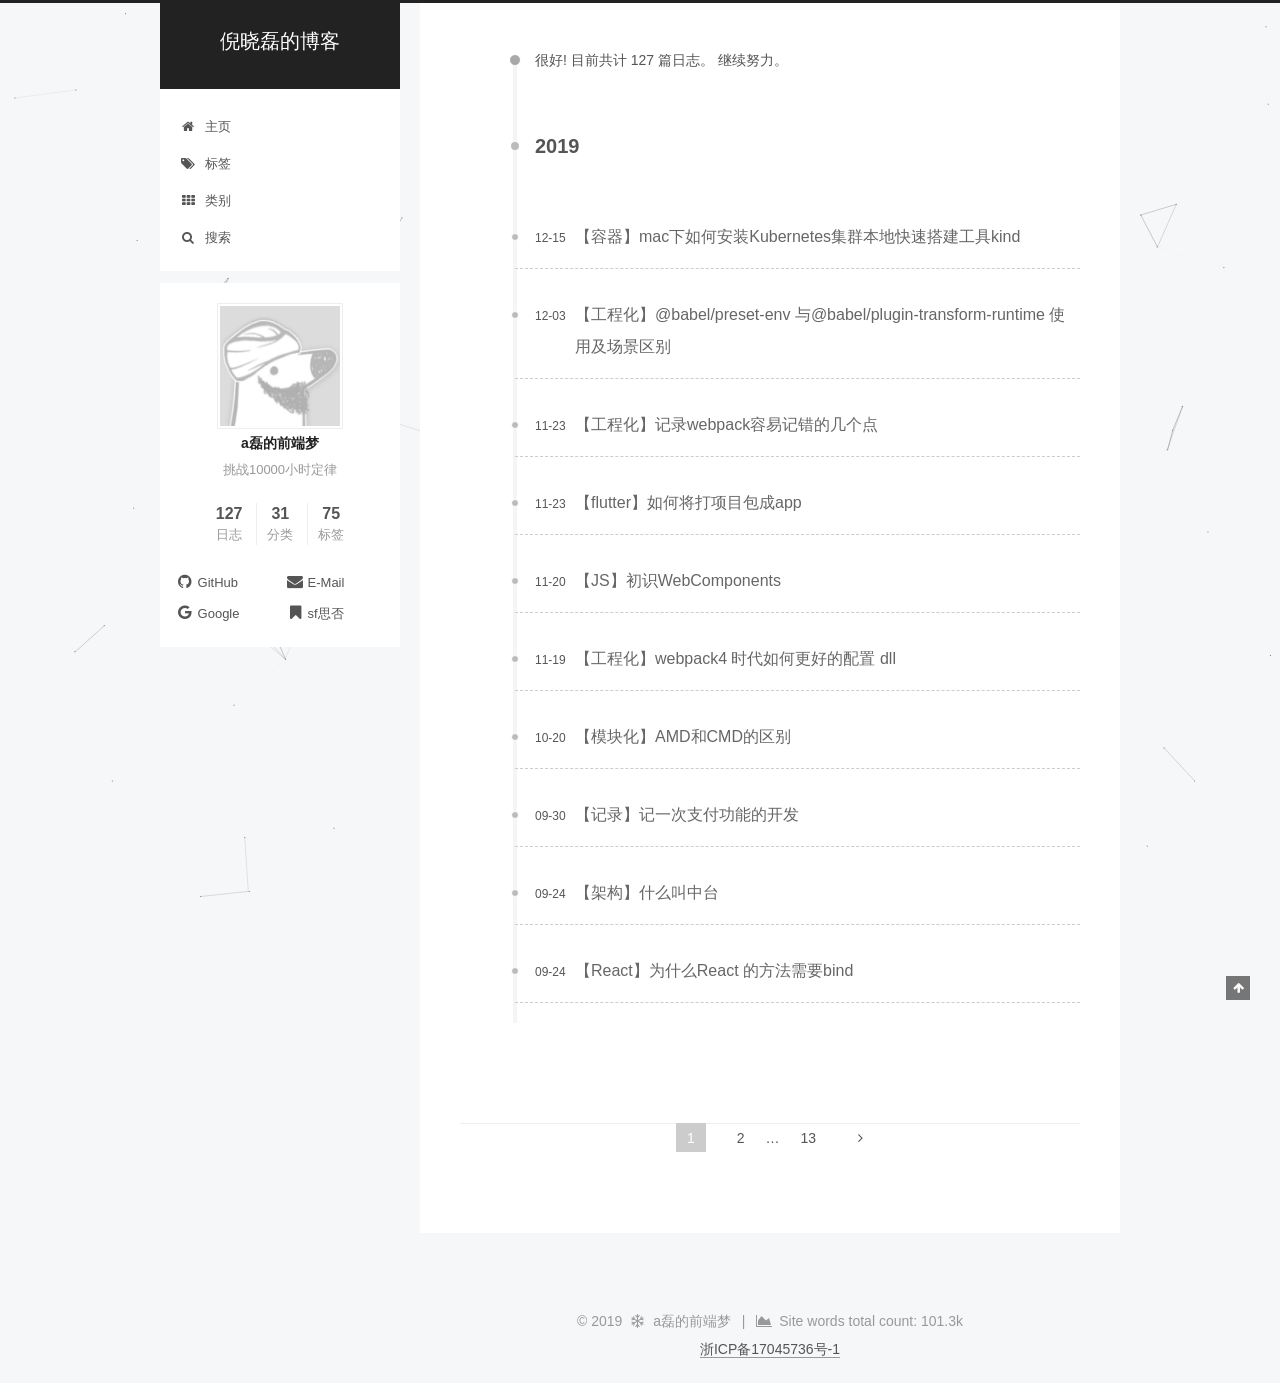
<file: archives/index.html>
<!DOCTYPE html>




<html class="theme-next pisces" lang="zh-Hans">
<head><meta name="generator" content="Hexo 3.8.0">
  <meta charset="UTF-8">
<meta http-equiv="X-UA-Compatible" content="IE=edge">
<meta name="viewport" content="width=device-width, initial-scale=1, maximum-scale=1">
<meta name="theme-color" content="#222">
<meta name="google-site-verification" content="05q8BlYpNjXZYUDSdiPGL1DqJauEoquptd_o08ZaUSs">










<meta http-equiv="Cache-Control" content="no-transform">
<meta http-equiv="Cache-Control" content="no-siteapp">
















  
  
  <link href="/lib/fancybox/source/jquery.fancybox.css?v=2.1.5" rel="stylesheet" type="text/css">







<link href="/lib/font-awesome/css/font-awesome.min.css?v=4.6.2" rel="stylesheet" type="text/css">

<link href="/css/main.css?v=5.1.4" rel="stylesheet" type="text/css">


  <link rel="apple-touch-icon" sizes="180x180" href="/images/my_favicon_small.ico?v=5.1.4">


  <link rel="icon" type="image/png" sizes="32x32" href="/images/my_favicon.ico?v=5.1.4">


  <link rel="icon" type="image/png" sizes="16x16" href="/images/my_favicon_small.ico?v=5.1.4">


  <link rel="mask-icon" href="/images/logo.svg?v=5.1.4" color="#222">





  <meta name="keywords" content="倪晓磊, a磊, 倪晓磊的博客, a磊的前端梦, 全栈开发, 前端, 前端开发, nixiaolei, Node.js, webpack, JavaScript, HTML, CSS, Python, webGL">










<meta name="description" content="挑战10000小时定律">
<meta name="keywords" content="倪晓磊, a磊, 前端, 前端开发, nixiaolei, Node.js, webpack, JavaScript, HTML, CSS, Python, webGL">
<meta property="og:type" content="website">
<meta property="og:title" content="倪晓磊的博客">
<meta property="og:url" content="http://blog.nixiaolei.com/archives/index.html">
<meta property="og:site_name" content="倪晓磊的博客">
<meta property="og:description" content="挑战10000小时定律">
<meta property="og:locale" content="zh-Hans">
<meta name="twitter:card" content="summary">
<meta name="twitter:title" content="倪晓磊的博客">
<meta name="twitter:description" content="挑战10000小时定律">



<script type="text/javascript" id="hexo.configurations">
  var NexT = window.NexT || {};
  var CONFIG = {
    root: '/',
    scheme: 'Pisces',
    version: '5.1.4',
    sidebar: {"position":"left","display":"post","offset":12,"b2t":false,"scrollpercent":false,"onmobile":false},
    fancybox: true,
    tabs: true,
    motion: {"enable":false,"async":false,"transition":{"post_block":"fadeIn","post_header":"slideDownIn","post_body":"slideDownIn","coll_header":"slideLeftIn","sidebar":"slideUpIn"}},
    duoshuo: {
      userId: '0',
      author: '博主'
    },
    algolia: {
      applicationID: '',
      apiKey: '',
      indexName: '',
      hits: "",
      labels: ""
    }
  };
</script>



  <link rel="canonical" href="http://blog.nixiaolei.com/archives/">





  <title>归档 | 倪晓磊的博客</title>
  








</head>

<body itemscope itemtype="http://schema.org/WebPage" lang="zh-Hans">

  
  
    
  

  <div class="container sidebar-position-left page-archive">
    <div class="headband"></div>

    <header id="header" class="header" itemscope itemtype="http://schema.org/WPHeader">
      <div class="header-inner"><div class="site-brand-wrapper">
  <div class="site-meta ">
    

    <div class="custom-logo-site-title">
      <a href="/" class="brand" rel="start">
        <span class="logo-line-before"><i></i></span>
        <span class="site-title">倪晓磊的博客</span>
        <span class="logo-line-after"><i></i></span>
      </a>
    </div>
      
        <h1 class="site-subtitle" itemprop="description"></h1>
      
  </div>

  <div class="site-nav-toggle">
    <button>
      <span class="btn-bar"></span>
      <span class="btn-bar"></span>
      <span class="btn-bar"></span>
    </button>
  </div>
</div>

<nav class="site-nav">
  

  
    <ul id="menu" class="menu">
      
        
        <li class="menu-item menu-item-主页">
          <a href="/" rel="section">
            
              <i class="menu-item-icon fa fa-fw fa-home"></i> <br>
            
            主页
          </a>
        </li>
      
        
        <li class="menu-item menu-item-标签">
          <a href="/tags/" rel="section">
            
              <i class="menu-item-icon fa fa-fw fa-tags"></i> <br>
            
            标签
          </a>
        </li>
      
        
        <li class="menu-item menu-item-类别">
          <a href="/categories/" rel="section">
            
              <i class="menu-item-icon fa fa-fw fa-th"></i> <br>
            
            类别
          </a>
        </li>
      

      
        <li class="menu-item menu-item-search">
          
            <a href="javascript:;" class="popup-trigger">
          
            
              <i class="menu-item-icon fa fa-search fa-fw"></i> <br>
            
            搜索
          </a>
        </li>
      
    </ul>
  

  
    <div class="site-search">
      
  <div class="popup search-popup local-search-popup">
  <div class="local-search-header clearfix">
    <span class="search-icon">
      <i class="fa fa-search"></i>
    </span>
    <span class="popup-btn-close">
      <i class="fa fa-times-circle"></i>
    </span>
    <div class="local-search-input-wrapper">
      <input autocomplete="off" placeholder="搜索..." spellcheck="false" type="text" id="local-search-input">
    </div>
  </div>
  <div id="local-search-result"></div>
</div>



    </div>
  
</nav>



 </div>
    </header>

    <main id="main" class="main">
      <div class="main-inner">
        <div class="content-wrap">
          <div id="content" class="content">
            

  
  
  
  <div class="post-block archive">
    <div id="posts" class="posts-collapse">
      <span class="archive-move-on"></span>

      <span class="archive-page-counter">
        
        
         
          
        很好! 目前共计 127 篇日志。 继续努力。
      </span>

      

        
        
        

        
          
          <div class="collection-title">
            <h2 class="archive-year" id="archive-year-2019">2019</h2>
          </div>
        
        

        

  <article class="post post-type-normal" itemscope itemtype="http://schema.org/Article">
    <header class="post-header">

      <h3 class="post-title">
        
            <a class="post-title-link" href="/2019/12/15/【容器】mac下如何安装Kubernetes集群本地快速搭建工具kind/" itemprop="url">
              
                <span itemprop="name">【容器】mac下如何安装Kubernetes集群本地快速搭建工具kind</span>
              
            </a>
        
      </h3>

      <div class="post-meta">
        <time class="post-time" itemprop="dateCreated" datetime="2019-12-15T22:49:20+08:00" content="2019-12-15">
          12-15
        </time>
      </div>

    </header>
  </article>



      

        
        
        

        
        

        

  <article class="post post-type-normal" itemscope itemtype="http://schema.org/Article">
    <header class="post-header">

      <h3 class="post-title">
        
            <a class="post-title-link" href="/2019/12/03/【工程化】-babel-env-与-babel-plugin-transform-runtime-使用及场景区别/" itemprop="url">
              
                <span itemprop="name">【工程化】@babel/preset-env 与@babel/plugin-transform-runtime 使用及场景区别</span>
              
            </a>
        
      </h3>

      <div class="post-meta">
        <time class="post-time" itemprop="dateCreated" datetime="2019-12-03T20:25:37+08:00" content="2019-12-03">
          12-03
        </time>
      </div>

    </header>
  </article>



      

        
        
        

        
        

        

  <article class="post post-type-normal" itemscope itemtype="http://schema.org/Article">
    <header class="post-header">

      <h3 class="post-title">
        
            <a class="post-title-link" href="/2019/11/23/【工程化】记录webpack容易记错的几个点/" itemprop="url">
              
                <span itemprop="name">【工程化】记录webpack容易记错的几个点</span>
              
            </a>
        
      </h3>

      <div class="post-meta">
        <time class="post-time" itemprop="dateCreated" datetime="2019-11-23T11:55:03+08:00" content="2019-11-23">
          11-23
        </time>
      </div>

    </header>
  </article>



      

        
        
        

        
        

        

  <article class="post post-type-normal" itemscope itemtype="http://schema.org/Article">
    <header class="post-header">

      <h3 class="post-title">
        
            <a class="post-title-link" href="/2019/11/23/【flutter】如何将打项目包成app/" itemprop="url">
              
                <span itemprop="name">【flutter】如何将打项目包成app</span>
              
            </a>
        
      </h3>

      <div class="post-meta">
        <time class="post-time" itemprop="dateCreated" datetime="2019-11-23T10:02:45+08:00" content="2019-11-23">
          11-23
        </time>
      </div>

    </header>
  </article>



      

        
        
        

        
        

        

  <article class="post post-type-normal" itemscope itemtype="http://schema.org/Article">
    <header class="post-header">

      <h3 class="post-title">
        
            <a class="post-title-link" href="/2019/11/20/【JS】初识WebComponents/" itemprop="url">
              
                <span itemprop="name">【JS】初识WebComponents</span>
              
            </a>
        
      </h3>

      <div class="post-meta">
        <time class="post-time" itemprop="dateCreated" datetime="2019-11-20T11:41:30+08:00" content="2019-11-20">
          11-20
        </time>
      </div>

    </header>
  </article>



      

        
        
        

        
        

        

  <article class="post post-type-normal" itemscope itemtype="http://schema.org/Article">
    <header class="post-header">

      <h3 class="post-title">
        
            <a class="post-title-link" href="/2019/11/19/【工程化】webpack4-时代如何更好的配置-dll/" itemprop="url">
              
                <span itemprop="name">【工程化】webpack4 时代如何更好的配置 dll</span>
              
            </a>
        
      </h3>

      <div class="post-meta">
        <time class="post-time" itemprop="dateCreated" datetime="2019-11-19T10:31:21+08:00" content="2019-11-19">
          11-19
        </time>
      </div>

    </header>
  </article>



      

        
        
        

        
        

        

  <article class="post post-type-normal" itemscope itemtype="http://schema.org/Article">
    <header class="post-header">

      <h3 class="post-title">
        
            <a class="post-title-link" href="/2019/10/20/【模块化】AMD和CMD的区别/" itemprop="url">
              
                <span itemprop="name">【模块化】AMD和CMD的区别</span>
              
            </a>
        
      </h3>

      <div class="post-meta">
        <time class="post-time" itemprop="dateCreated" datetime="2019-10-20T11:53:21+08:00" content="2019-10-20">
          10-20
        </time>
      </div>

    </header>
  </article>



      

        
        
        

        
        

        

  <article class="post post-type-normal" itemscope itemtype="http://schema.org/Article">
    <header class="post-header">

      <h3 class="post-title">
        
            <a class="post-title-link" href="/2019/09/30/【记录】记一次支付功能的开发/" itemprop="url">
              
                <span itemprop="name">【记录】记一次支付功能的开发</span>
              
            </a>
        
      </h3>

      <div class="post-meta">
        <time class="post-time" itemprop="dateCreated" datetime="2019-09-30T10:56:56+08:00" content="2019-09-30">
          09-30
        </time>
      </div>

    </header>
  </article>



      

        
        
        

        
        

        

  <article class="post post-type-normal" itemscope itemtype="http://schema.org/Article">
    <header class="post-header">

      <h3 class="post-title">
        
            <a class="post-title-link" href="/2019/09/24/【架构】什么叫中台/" itemprop="url">
              
                <span itemprop="name">【架构】什么叫中台</span>
              
            </a>
        
      </h3>

      <div class="post-meta">
        <time class="post-time" itemprop="dateCreated" datetime="2019-09-24T20:40:44+08:00" content="2019-09-24">
          09-24
        </time>
      </div>

    </header>
  </article>



      

        
        
        

        
        

        

  <article class="post post-type-normal" itemscope itemtype="http://schema.org/Article">
    <header class="post-header">

      <h3 class="post-title">
        
            <a class="post-title-link" href="/2019/09/24/【React】为什么React-的方法需要bind/" itemprop="url">
              
                <span itemprop="name">【React】为什么React 的方法需要bind</span>
              
            </a>
        
      </h3>

      <div class="post-meta">
        <time class="post-time" itemprop="dateCreated" datetime="2019-09-24T19:47:43+08:00" content="2019-09-24">
          09-24
        </time>
      </div>

    </header>
  </article>



      

    </div>
  </div>
  
  
  

  
  <nav class="pagination">
    <span class="page-number current">1</span><a class="page-number" href="/archives/page/2/">2</a><span class="space">&hellip;</span><a class="page-number" href="/archives/page/13/">13</a><a class="extend next" rel="next" href="/archives/page/2/"><i class="fa fa-angle-right"></i></a>
  </nav>




          </div>
          


          

        </div>
        
          
  
  <div class="sidebar-toggle">
    <div class="sidebar-toggle-line-wrap">
      <span class="sidebar-toggle-line sidebar-toggle-line-first"></span>
      <span class="sidebar-toggle-line sidebar-toggle-line-middle"></span>
      <span class="sidebar-toggle-line sidebar-toggle-line-last"></span>
    </div>
  </div>

  <aside id="sidebar" class="sidebar">
    
    <div class="sidebar-inner">

      

      

      <section class="site-overview-wrap sidebar-panel sidebar-panel-active">
        <div class="site-overview">
          <div class="site-author motion-element" itemprop="author" itemscope itemtype="http://schema.org/Person">
            
              <img class="site-author-image" itemprop="image" src="/images/myavatar.jpg" alt="a磊的前端梦">
            
              <p class="site-author-name" itemprop="name">a磊的前端梦</p>
              <p class="site-description motion-element" itemprop="description">挑战10000小时定律</p>
          </div>

          <nav class="site-state motion-element">

            
              <div class="site-state-item site-state-posts">
              
                <a href="/archives">
              
                  <span class="site-state-item-count">127</span>
                  <span class="site-state-item-name">日志</span>
                </a>
              </div>
            

            
              
              
              <div class="site-state-item site-state-categories">
                <a href="/categories/index.html">
                  <span class="site-state-item-count">31</span>
                  <span class="site-state-item-name">分类</span>
                </a>
              </div>
            

            
              
              
              <div class="site-state-item site-state-tags">
                <a href="/tags/index.html">
                  <span class="site-state-item-count">75</span>
                  <span class="site-state-item-name">标签</span>
                </a>
              </div>
            

          </nav>

          

          
            <div class="links-of-author motion-element">
                
                  <span class="links-of-author-item">
                    <a rel="external nofollow" href="https://github.com/nixiaolei" target="_blank" title="GitHub">
                      
                        <i class="fa fa-fw fa-github"></i>GitHub</a>
                  </span>
                
                  <span class="links-of-author-item">
                    <a rel="external nofollow" href="mailto:nxl3477@foxmail.com" target="_blank" title="E-Mail">
                      
                        <i class="fa fa-fw fa-envelope"></i>E-Mail</a>
                  </span>
                
                  <span class="links-of-author-item">
                    <a rel="external nofollow" href="https://plus.google.com/nxl3477" target="_blank" title="Google">
                      
                        <i class="fa fa-fw fa-google"></i>Google</a>
                  </span>
                
                  <span class="links-of-author-item">
                    <a rel="external nofollow" href="https://segmentfault.com/u/nixiaolei" target="_blank" title="sf思否">
                      
                        <i class="fa fa-fw fa-bookmark"></i>sf思否</a>
                  </span>
                
            </div>
          

          
          

          
          

          

        </div>
      </section>

      

      

    </div>
  </aside>


        
      </div>
    </main>

    <footer id="footer" class="footer">
      <div class="footer-inner">
        <div class="copyright">&copy; <span itemprop="copyrightYear">2019</span>
  <span class="with-love">
    <i class="fa fa-snowflake-o"></i>
  </span>
  <span class="author" itemprop="copyrightHolder">a磊的前端梦</span>

  
    <span class="post-meta-divider">|</span>
    <span class="post-meta-item-icon">
      <i class="fa fa-area-chart"></i>
    </span>
    
      <span class="post-meta-item-text">Site words total count&#58;</span>
    
    <span title="Site words total count">101.3k</span>
  
</div>

<a href="http://www.beian.miit.gov.cn">浙ICP备17045736号-1</a> 










        







        
      </div>
    </footer>

    
      <div class="back-to-top">
        <i class="fa fa-arrow-up"></i>
        
      </div>
    

    

  </div>

  

<script type="text/javascript">
  if (Object.prototype.toString.call(window.Promise) !== '[object Function]') {
    window.Promise = null;
  }
</script>









  


  











  
  
    <script type="text/javascript" src="/lib/jquery/index.js?v=2.1.3"></script>
  

  
  
    <script type="text/javascript" src="/lib/fastclick/lib/fastclick.min.js?v=1.0.6"></script>
  

  
  
    <script type="text/javascript" src="/lib/jquery_lazyload/jquery.lazyload.js?v=1.9.7"></script>
  

  
  
    <script type="text/javascript" src="/lib/velocity/velocity.min.js?v=1.2.1"></script>
  

  
  
    <script type="text/javascript" src="/lib/velocity/velocity.ui.min.js?v=1.2.1"></script>
  

  
  
    <script type="text/javascript" src="/lib/fancybox/source/jquery.fancybox.pack.js?v=2.1.5"></script>
  

  
  
    <script type="text/javascript" src="/lib/canvas-nest/canvas-nest.min.js"></script>
  


  


  <script type="text/javascript" src="/js/src/utils.js?v=5.1.4"></script>

  <script type="text/javascript" src="/js/src/motion.js?v=5.1.4"></script>



  
  


  <script type="text/javascript" src="/js/src/affix.js?v=5.1.4"></script>

  <script type="text/javascript" src="/js/src/schemes/pisces.js?v=5.1.4"></script>



  

  


  <script type="text/javascript" src="/js/src/bootstrap.js?v=5.1.4"></script>



  


  




	





  





  













  

  <script type="text/javascript">
    // Popup Window;
    var isfetched = false;
    var isXml = true;
    // Search DB path;
    var search_path = "search.xml";
    if (search_path.length === 0) {
      search_path = "search.xml";
    } else if (/json$/i.test(search_path)) {
      isXml = false;
    }
    var path = "/" + search_path;
    // monitor main search box;

    var onPopupClose = function (e) {
      $('.popup').hide();
      $('#local-search-input').val('');
      $('.search-result-list').remove();
      $('#no-result').remove();
      $(".local-search-pop-overlay").remove();
      $('body').css('overflow', '');
    }

    function proceedsearch() {
      $("body")
        .append('<div class="search-popup-overlay local-search-pop-overlay"></div>')
        .css('overflow', 'hidden');
      $('.search-popup-overlay').click(onPopupClose);
      $('.popup').toggle();
      var $localSearchInput = $('#local-search-input');
      $localSearchInput.attr("autocapitalize", "none");
      $localSearchInput.attr("autocorrect", "off");
      $localSearchInput.focus();
    }

    // search function;
    var searchFunc = function(path, search_id, content_id) {
      'use strict';

      // start loading animation
      $("body")
        .append('<div class="search-popup-overlay local-search-pop-overlay">' +
          '<div id="search-loading-icon">' +
          '<i class="fa fa-spinner fa-pulse fa-5x fa-fw"></i>' +
          '</div>' +
          '</div>')
        .css('overflow', 'hidden');
      $("#search-loading-icon").css('margin', '20% auto 0 auto').css('text-align', 'center');

      $.ajax({
        url: path,
        dataType: isXml ? "xml" : "json",
        async: true,
        success: function(res) {
          // get the contents from search data
          isfetched = true;
          $('.popup').detach().appendTo('.header-inner');
          var datas = isXml ? $("entry", res).map(function() {
            return {
              title: $("title", this).text(),
              content: $("content",this).text(),
              url: $("url" , this).text()
            };
          }).get() : res;
          var input = document.getElementById(search_id);
          var resultContent = document.getElementById(content_id);
          var inputEventFunction = function() {
            var searchText = input.value.trim().toLowerCase();
            var keywords = searchText.split(/[\s\-]+/);
            if (keywords.length > 1) {
              keywords.push(searchText);
            }
            var resultItems = [];
            if (searchText.length > 0) {
              // perform local searching
              datas.forEach(function(data) {
                var isMatch = false;
                var hitCount = 0;
                var searchTextCount = 0;
                var title = data.title.trim();
                var titleInLowerCase = title.toLowerCase();
                var content = data.content.trim().replace(/<[^>]+>/g,"");
                var contentInLowerCase = content.toLowerCase();
                var articleUrl = decodeURIComponent(data.url);
                var indexOfTitle = [];
                var indexOfContent = [];
                // only match articles with not empty titles
                if(title != '') {
                  keywords.forEach(function(keyword) {
                    function getIndexByWord(word, text, caseSensitive) {
                      var wordLen = word.length;
                      if (wordLen === 0) {
                        return [];
                      }
                      var startPosition = 0, position = [], index = [];
                      if (!caseSensitive) {
                        text = text.toLowerCase();
                        word = word.toLowerCase();
                      }
                      while ((position = text.indexOf(word, startPosition)) > -1) {
                        index.push({position: position, word: word});
                        startPosition = position + wordLen;
                      }
                      return index;
                    }

                    indexOfTitle = indexOfTitle.concat(getIndexByWord(keyword, titleInLowerCase, false));
                    indexOfContent = indexOfContent.concat(getIndexByWord(keyword, contentInLowerCase, false));
                  });
                  if (indexOfTitle.length > 0 || indexOfContent.length > 0) {
                    isMatch = true;
                    hitCount = indexOfTitle.length + indexOfContent.length;
                  }
                }

                // show search results

                if (isMatch) {
                  // sort index by position of keyword

                  [indexOfTitle, indexOfContent].forEach(function (index) {
                    index.sort(function (itemLeft, itemRight) {
                      if (itemRight.position !== itemLeft.position) {
                        return itemRight.position - itemLeft.position;
                      } else {
                        return itemLeft.word.length - itemRight.word.length;
                      }
                    });
                  });

                  // merge hits into slices

                  function mergeIntoSlice(text, start, end, index) {
                    var item = index[index.length - 1];
                    var position = item.position;
                    var word = item.word;
                    var hits = [];
                    var searchTextCountInSlice = 0;
                    while (position + word.length <= end && index.length != 0) {
                      if (word === searchText) {
                        searchTextCountInSlice++;
                      }
                      hits.push({position: position, length: word.length});
                      var wordEnd = position + word.length;

                      // move to next position of hit

                      index.pop();
                      while (index.length != 0) {
                        item = index[index.length - 1];
                        position = item.position;
                        word = item.word;
                        if (wordEnd > position) {
                          index.pop();
                        } else {
                          break;
                        }
                      }
                    }
                    searchTextCount += searchTextCountInSlice;
                    return {
                      hits: hits,
                      start: start,
                      end: end,
                      searchTextCount: searchTextCountInSlice
                    };
                  }

                  var slicesOfTitle = [];
                  if (indexOfTitle.length != 0) {
                    slicesOfTitle.push(mergeIntoSlice(title, 0, title.length, indexOfTitle));
                  }

                  var slicesOfContent = [];
                  while (indexOfContent.length != 0) {
                    var item = indexOfContent[indexOfContent.length - 1];
                    var position = item.position;
                    var word = item.word;
                    // cut out 100 characters
                    var start = position - 20;
                    var end = position + 80;
                    if(start < 0){
                      start = 0;
                    }
                    if (end < position + word.length) {
                      end = position + word.length;
                    }
                    if(end > content.length){
                      end = content.length;
                    }
                    slicesOfContent.push(mergeIntoSlice(content, start, end, indexOfContent));
                  }

                  // sort slices in content by search text's count and hits' count

                  slicesOfContent.sort(function (sliceLeft, sliceRight) {
                    if (sliceLeft.searchTextCount !== sliceRight.searchTextCount) {
                      return sliceRight.searchTextCount - sliceLeft.searchTextCount;
                    } else if (sliceLeft.hits.length !== sliceRight.hits.length) {
                      return sliceRight.hits.length - sliceLeft.hits.length;
                    } else {
                      return sliceLeft.start - sliceRight.start;
                    }
                  });

                  // select top N slices in content

                  var upperBound = parseInt('1');
                  if (upperBound >= 0) {
                    slicesOfContent = slicesOfContent.slice(0, upperBound);
                  }

                  // highlight title and content

                  function highlightKeyword(text, slice) {
                    var result = '';
                    var prevEnd = slice.start;
                    slice.hits.forEach(function (hit) {
                      result += text.substring(prevEnd, hit.position);
                      var end = hit.position + hit.length;
                      result += '<b class="search-keyword">' + text.substring(hit.position, end) + '</b>';
                      prevEnd = end;
                    });
                    result += text.substring(prevEnd, slice.end);
                    return result;
                  }

                  var resultItem = '';

                  if (slicesOfTitle.length != 0) {
                    resultItem += "<li><a href='" + articleUrl + "' class='search-result-title'>" + highlightKeyword(title, slicesOfTitle[0]) + "</a>";
                  } else {
                    resultItem += "<li><a href='" + articleUrl + "' class='search-result-title'>" + title + "</a>";
                  }

                  slicesOfContent.forEach(function (slice) {
                    resultItem += "<a href='" + articleUrl + "'>" +
                      "<p class=\"search-result\">" + highlightKeyword(content, slice) +
                      "...</p>" + "</a>";
                  });

                  resultItem += "</li>";
                  resultItems.push({
                    item: resultItem,
                    searchTextCount: searchTextCount,
                    hitCount: hitCount,
                    id: resultItems.length
                  });
                }
              })
            };
            if (keywords.length === 1 && keywords[0] === "") {
              resultContent.innerHTML = '<div id="no-result"><i class="fa fa-search fa-5x" /></div>'
            } else if (resultItems.length === 0) {
              resultContent.innerHTML = '<div id="no-result"><i class="fa fa-frown-o fa-5x" /></div>'
            } else {
              resultItems.sort(function (resultLeft, resultRight) {
                if (resultLeft.searchTextCount !== resultRight.searchTextCount) {
                  return resultRight.searchTextCount - resultLeft.searchTextCount;
                } else if (resultLeft.hitCount !== resultRight.hitCount) {
                  return resultRight.hitCount - resultLeft.hitCount;
                } else {
                  return resultRight.id - resultLeft.id;
                }
              });
              var searchResultList = '<ul class=\"search-result-list\">';
              resultItems.forEach(function (result) {
                searchResultList += result.item;
              })
              searchResultList += "</ul>";
              resultContent.innerHTML = searchResultList;
            }
          }

          if ('auto' === 'auto') {
            input.addEventListener('input', inputEventFunction);
          } else {
            $('.search-icon').click(inputEventFunction);
            input.addEventListener('keypress', function (event) {
              if (event.keyCode === 13) {
                inputEventFunction();
              }
            });
          }

          // remove loading animation
          $(".local-search-pop-overlay").remove();
          $('body').css('overflow', '');

          proceedsearch();
        }
      });
    }

    // handle and trigger popup window;
    $('.popup-trigger').click(function(e) {
      e.stopPropagation();
      if (isfetched === false) {
        searchFunc(path, 'local-search-input', 'local-search-result');
      } else {
        proceedsearch();
      };
    });

    $('.popup-btn-close').click(onPopupClose);
    $('.popup').click(function(e){
      e.stopPropagation();
    });
    $(document).on('keyup', function (event) {
      var shouldDismissSearchPopup = event.which === 27 &&
        $('.search-popup').is(':visible');
      if (shouldDismissSearchPopup) {
        onPopupClose();
      }
    });
  </script>





  

  

  
<script>
(function(){
    var bp = document.createElement('script');
    var curProtocol = window.location.protocol.split(':')[0];
    if (curProtocol === 'https') {
        bp.src = 'https://zz.bdstatic.com/linksubmit/push.js';        
    }
    else {
        bp.src = 'http://push.zhanzhang.baidu.com/push.js';
    }
    var s = document.getElementsByTagName("script")[0];
    s.parentNode.insertBefore(bp, s);
})();
</script>


  
  

  

  

  


</body>
</html>
</file>
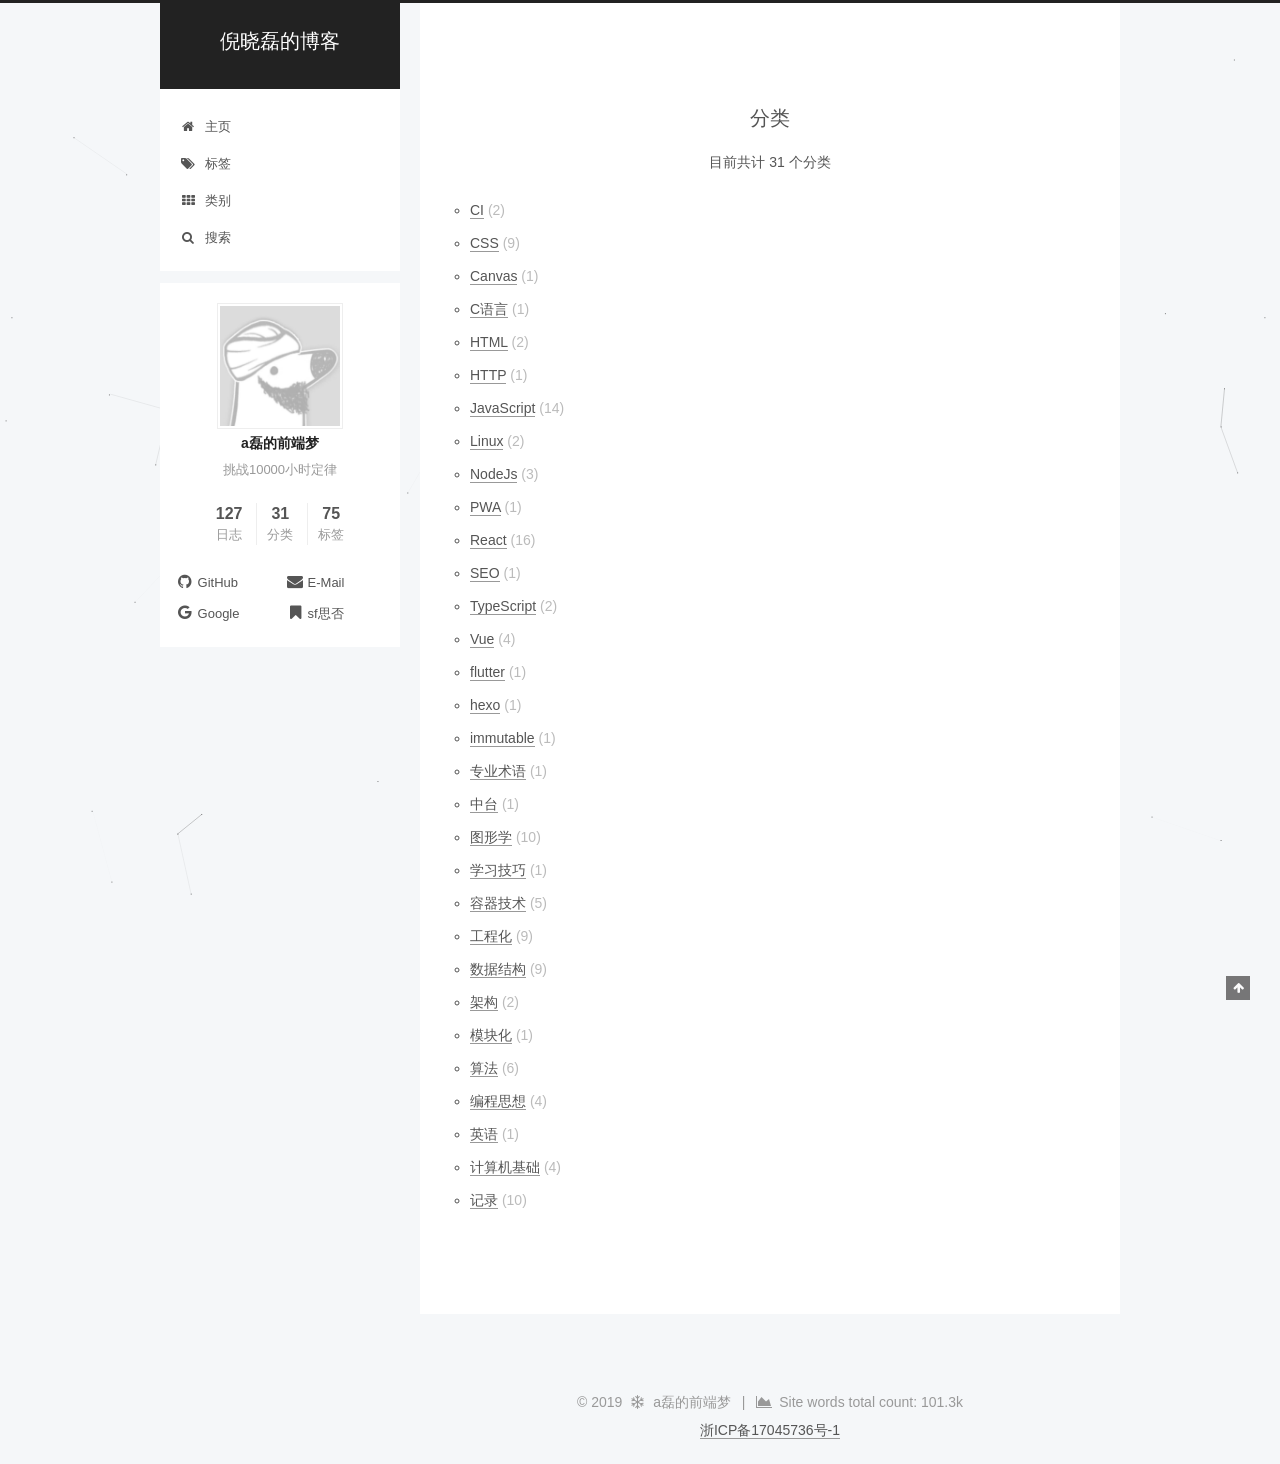
<file: categories/index.html>
<!DOCTYPE html>




<html class="theme-next pisces" lang="zh-Hans">
<head><meta name="generator" content="Hexo 3.8.0">
  <meta charset="UTF-8">
<meta http-equiv="X-UA-Compatible" content="IE=edge">
<meta name="viewport" content="width=device-width, initial-scale=1, maximum-scale=1">
<meta name="theme-color" content="#222">
<meta name="google-site-verification" content="05q8BlYpNjXZYUDSdiPGL1DqJauEoquptd_o08ZaUSs">










<meta http-equiv="Cache-Control" content="no-transform">
<meta http-equiv="Cache-Control" content="no-siteapp">
















  
  
  <link href="/lib/fancybox/source/jquery.fancybox.css?v=2.1.5" rel="stylesheet" type="text/css">







<link href="/lib/font-awesome/css/font-awesome.min.css?v=4.6.2" rel="stylesheet" type="text/css">

<link href="/css/main.css?v=5.1.4" rel="stylesheet" type="text/css">


  <link rel="apple-touch-icon" sizes="180x180" href="/images/my_favicon_small.ico?v=5.1.4">


  <link rel="icon" type="image/png" sizes="32x32" href="/images/my_favicon.ico?v=5.1.4">


  <link rel="icon" type="image/png" sizes="16x16" href="/images/my_favicon_small.ico?v=5.1.4">


  <link rel="mask-icon" href="/images/logo.svg?v=5.1.4" color="#222">





  <meta name="keywords" content="倪晓磊, a磊, 倪晓磊的博客, a磊的前端梦, 全栈开发, 前端, 前端开发, nixiaolei, Node.js, webpack, JavaScript, HTML, CSS, Python, webGL">










<meta name="description" content="挑战10000小时定律">
<meta name="keywords" content="倪晓磊, a磊, 前端, 前端开发, nixiaolei, Node.js, webpack, JavaScript, HTML, CSS, Python, webGL">
<meta property="og:type" content="website">
<meta property="og:title" content="分类">
<meta property="og:url" content="http://blog.nixiaolei.com/categories/index.html">
<meta property="og:site_name" content="倪晓磊的博客">
<meta property="og:description" content="挑战10000小时定律">
<meta property="og:locale" content="zh-Hans">
<meta property="og:updated_time" content="2019-09-09T16:57:46.058Z">
<meta name="twitter:card" content="summary">
<meta name="twitter:title" content="分类">
<meta name="twitter:description" content="挑战10000小时定律">



<script type="text/javascript" id="hexo.configurations">
  var NexT = window.NexT || {};
  var CONFIG = {
    root: '/',
    scheme: 'Pisces',
    version: '5.1.4',
    sidebar: {"position":"left","display":"post","offset":12,"b2t":false,"scrollpercent":false,"onmobile":false},
    fancybox: true,
    tabs: true,
    motion: {"enable":false,"async":false,"transition":{"post_block":"fadeIn","post_header":"slideDownIn","post_body":"slideDownIn","coll_header":"slideLeftIn","sidebar":"slideUpIn"}},
    duoshuo: {
      userId: '0',
      author: '博主'
    },
    algolia: {
      applicationID: '',
      apiKey: '',
      indexName: '',
      hits: "",
      labels: ""
    }
  };
</script>



  <link rel="canonical" href="http://blog.nixiaolei.com/categories/">





  <title>分类 | 倪晓磊的博客</title>
  








</head>

<body itemscope itemtype="http://schema.org/WebPage" lang="zh-Hans">

  
  
    
  

  <div class="container sidebar-position-left page-post-detail">
    <div class="headband"></div>

    <header id="header" class="header" itemscope itemtype="http://schema.org/WPHeader">
      <div class="header-inner"><div class="site-brand-wrapper">
  <div class="site-meta ">
    

    <div class="custom-logo-site-title">
      <a href="/" class="brand" rel="start">
        <span class="logo-line-before"><i></i></span>
        <span class="site-title">倪晓磊的博客</span>
        <span class="logo-line-after"><i></i></span>
      </a>
    </div>
      
        <h1 class="site-subtitle" itemprop="description"></h1>
      
  </div>

  <div class="site-nav-toggle">
    <button>
      <span class="btn-bar"></span>
      <span class="btn-bar"></span>
      <span class="btn-bar"></span>
    </button>
  </div>
</div>

<nav class="site-nav">
  

  
    <ul id="menu" class="menu">
      
        
        <li class="menu-item menu-item-主页">
          <a href="/" rel="section">
            
              <i class="menu-item-icon fa fa-fw fa-home"></i> <br>
            
            主页
          </a>
        </li>
      
        
        <li class="menu-item menu-item-标签">
          <a href="/tags/" rel="section">
            
              <i class="menu-item-icon fa fa-fw fa-tags"></i> <br>
            
            标签
          </a>
        </li>
      
        
        <li class="menu-item menu-item-类别">
          <a href="/categories/" rel="section">
            
              <i class="menu-item-icon fa fa-fw fa-th"></i> <br>
            
            类别
          </a>
        </li>
      

      
        <li class="menu-item menu-item-search">
          
            <a href="javascript:;" class="popup-trigger">
          
            
              <i class="menu-item-icon fa fa-search fa-fw"></i> <br>
            
            搜索
          </a>
        </li>
      
    </ul>
  

  
    <div class="site-search">
      
  <div class="popup search-popup local-search-popup">
  <div class="local-search-header clearfix">
    <span class="search-icon">
      <i class="fa fa-search"></i>
    </span>
    <span class="popup-btn-close">
      <i class="fa fa-times-circle"></i>
    </span>
    <div class="local-search-input-wrapper">
      <input autocomplete="off" placeholder="搜索..." spellcheck="false" type="text" id="local-search-input">
    </div>
  </div>
  <div id="local-search-result"></div>
</div>



    </div>
  
</nav>



 </div>
    </header>

    <main id="main" class="main">
      <div class="main-inner">
        <div class="content-wrap">
          <div id="content" class="content">
            

  <div id="posts" class="posts-expand">
    
    
    
    <div class="post-block page">
      <header class="post-header">

	<h2 class="post-title" itemprop="name headline">分类</h2>



</header>

      
      
      
      <div class="post-body">
        
        
          <div class="category-all-page">
            <div class="category-all-title">
                目前共计 31 个分类
            </div>
            <div class="category-all">
              <ul class="category-list"><li class="category-list-item"><a class="category-list-link" href="/categories/CI/">CI</a><span class="category-list-count">2</span></li><li class="category-list-item"><a class="category-list-link" href="/categories/CSS/">CSS</a><span class="category-list-count">9</span></li><li class="category-list-item"><a class="category-list-link" href="/categories/Canvas/">Canvas</a><span class="category-list-count">1</span></li><li class="category-list-item"><a class="category-list-link" href="/categories/C语言/">C语言</a><span class="category-list-count">1</span></li><li class="category-list-item"><a class="category-list-link" href="/categories/HTML/">HTML</a><span class="category-list-count">2</span></li><li class="category-list-item"><a class="category-list-link" href="/categories/HTTP/">HTTP</a><span class="category-list-count">1</span></li><li class="category-list-item"><a class="category-list-link" href="/categories/JavaScript/">JavaScript</a><span class="category-list-count">14</span></li><li class="category-list-item"><a class="category-list-link" href="/categories/Linux/">Linux</a><span class="category-list-count">2</span></li><li class="category-list-item"><a class="category-list-link" href="/categories/NodeJs/">NodeJs</a><span class="category-list-count">3</span></li><li class="category-list-item"><a class="category-list-link" href="/categories/PWA/">PWA</a><span class="category-list-count">1</span></li><li class="category-list-item"><a class="category-list-link" href="/categories/React/">React</a><span class="category-list-count">16</span></li><li class="category-list-item"><a class="category-list-link" href="/categories/SEO/">SEO</a><span class="category-list-count">1</span></li><li class="category-list-item"><a class="category-list-link" href="/categories/TypeScript/">TypeScript</a><span class="category-list-count">2</span></li><li class="category-list-item"><a class="category-list-link" href="/categories/Vue/">Vue</a><span class="category-list-count">4</span></li><li class="category-list-item"><a class="category-list-link" href="/categories/flutter/">flutter</a><span class="category-list-count">1</span></li><li class="category-list-item"><a class="category-list-link" href="/categories/hexo/">hexo</a><span class="category-list-count">1</span></li><li class="category-list-item"><a class="category-list-link" href="/categories/immutable/">immutable</a><span class="category-list-count">1</span></li><li class="category-list-item"><a class="category-list-link" href="/categories/专业术语/">专业术语</a><span class="category-list-count">1</span></li><li class="category-list-item"><a class="category-list-link" href="/categories/中台/">中台</a><span class="category-list-count">1</span></li><li class="category-list-item"><a class="category-list-link" href="/categories/图形学/">图形学</a><span class="category-list-count">10</span></li><li class="category-list-item"><a class="category-list-link" href="/categories/学习技巧/">学习技巧</a><span class="category-list-count">1</span></li><li class="category-list-item"><a class="category-list-link" href="/categories/容器技术/">容器技术</a><span class="category-list-count">5</span></li><li class="category-list-item"><a class="category-list-link" href="/categories/工程化/">工程化</a><span class="category-list-count">9</span></li><li class="category-list-item"><a class="category-list-link" href="/categories/数据结构/">数据结构</a><span class="category-list-count">9</span></li><li class="category-list-item"><a class="category-list-link" href="/categories/架构/">架构</a><span class="category-list-count">2</span></li><li class="category-list-item"><a class="category-list-link" href="/categories/模块化/">模块化</a><span class="category-list-count">1</span></li><li class="category-list-item"><a class="category-list-link" href="/categories/算法/">算法</a><span class="category-list-count">6</span></li><li class="category-list-item"><a class="category-list-link" href="/categories/编程思想/">编程思想</a><span class="category-list-count">4</span></li><li class="category-list-item"><a class="category-list-link" href="/categories/英语/">英语</a><span class="category-list-count">1</span></li><li class="category-list-item"><a class="category-list-link" href="/categories/计算机基础/">计算机基础</a><span class="category-list-count">4</span></li><li class="category-list-item"><a class="category-list-link" href="/categories/记录/">记录</a><span class="category-list-count">10</span></li></ul>
            </div>
          </div>
        
      </div>
      
      
      
    </div>
    
    
    
  </div>


          </div>
          


          

  
    <div class="comments" id="comments">
      <div id="lv-container" data-id="city" data-uid="MTAyMC80MzM0My8xOTg4NA=="></div>
    </div>

  


        </div>
        
          
  
  <div class="sidebar-toggle">
    <div class="sidebar-toggle-line-wrap">
      <span class="sidebar-toggle-line sidebar-toggle-line-first"></span>
      <span class="sidebar-toggle-line sidebar-toggle-line-middle"></span>
      <span class="sidebar-toggle-line sidebar-toggle-line-last"></span>
    </div>
  </div>

  <aside id="sidebar" class="sidebar">
    
    <div class="sidebar-inner">

      

      

      <section class="site-overview-wrap sidebar-panel sidebar-panel-active">
        <div class="site-overview">
          <div class="site-author motion-element" itemprop="author" itemscope itemtype="http://schema.org/Person">
            
              <img class="site-author-image" itemprop="image" src="/images/myavatar.jpg" alt="a磊的前端梦">
            
              <p class="site-author-name" itemprop="name">a磊的前端梦</p>
              <p class="site-description motion-element" itemprop="description">挑战10000小时定律</p>
          </div>

          <nav class="site-state motion-element">

            
              <div class="site-state-item site-state-posts">
              
                <a href="/archives">
              
                  <span class="site-state-item-count">127</span>
                  <span class="site-state-item-name">日志</span>
                </a>
              </div>
            

            
              
              
              <div class="site-state-item site-state-categories">
                <a href="/categories/index.html">
                  <span class="site-state-item-count">31</span>
                  <span class="site-state-item-name">分类</span>
                </a>
              </div>
            

            
              
              
              <div class="site-state-item site-state-tags">
                <a href="/tags/index.html">
                  <span class="site-state-item-count">75</span>
                  <span class="site-state-item-name">标签</span>
                </a>
              </div>
            

          </nav>

          

          
            <div class="links-of-author motion-element">
                
                  <span class="links-of-author-item">
                    <a rel="external nofollow" href="https://github.com/nixiaolei" target="_blank" title="GitHub">
                      
                        <i class="fa fa-fw fa-github"></i>GitHub</a>
                  </span>
                
                  <span class="links-of-author-item">
                    <a rel="external nofollow" href="mailto:nxl3477@foxmail.com" target="_blank" title="E-Mail">
                      
                        <i class="fa fa-fw fa-envelope"></i>E-Mail</a>
                  </span>
                
                  <span class="links-of-author-item">
                    <a rel="external nofollow" href="https://plus.google.com/nxl3477" target="_blank" title="Google">
                      
                        <i class="fa fa-fw fa-google"></i>Google</a>
                  </span>
                
                  <span class="links-of-author-item">
                    <a rel="external nofollow" href="https://segmentfault.com/u/nixiaolei" target="_blank" title="sf思否">
                      
                        <i class="fa fa-fw fa-bookmark"></i>sf思否</a>
                  </span>
                
            </div>
          

          
          

          
          

          

        </div>
      </section>

      

      

    </div>
  </aside>


        
      </div>
    </main>

    <footer id="footer" class="footer">
      <div class="footer-inner">
        <div class="copyright">&copy; <span itemprop="copyrightYear">2019</span>
  <span class="with-love">
    <i class="fa fa-snowflake-o"></i>
  </span>
  <span class="author" itemprop="copyrightHolder">a磊的前端梦</span>

  
    <span class="post-meta-divider">|</span>
    <span class="post-meta-item-icon">
      <i class="fa fa-area-chart"></i>
    </span>
    
      <span class="post-meta-item-text">Site words total count&#58;</span>
    
    <span title="Site words total count">101.3k</span>
  
</div>

<a href="http://www.beian.miit.gov.cn">浙ICP备17045736号-1</a> 










        







        
      </div>
    </footer>

    
      <div class="back-to-top">
        <i class="fa fa-arrow-up"></i>
        
      </div>
    

    

  </div>

  

<script type="text/javascript">
  if (Object.prototype.toString.call(window.Promise) !== '[object Function]') {
    window.Promise = null;
  }
</script>









  


  











  
  
    <script type="text/javascript" src="/lib/jquery/index.js?v=2.1.3"></script>
  

  
  
    <script type="text/javascript" src="/lib/fastclick/lib/fastclick.min.js?v=1.0.6"></script>
  

  
  
    <script type="text/javascript" src="/lib/jquery_lazyload/jquery.lazyload.js?v=1.9.7"></script>
  

  
  
    <script type="text/javascript" src="/lib/velocity/velocity.min.js?v=1.2.1"></script>
  

  
  
    <script type="text/javascript" src="/lib/velocity/velocity.ui.min.js?v=1.2.1"></script>
  

  
  
    <script type="text/javascript" src="/lib/fancybox/source/jquery.fancybox.pack.js?v=2.1.5"></script>
  

  
  
    <script type="text/javascript" src="/lib/canvas-nest/canvas-nest.min.js"></script>
  


  


  <script type="text/javascript" src="/js/src/utils.js?v=5.1.4"></script>

  <script type="text/javascript" src="/js/src/motion.js?v=5.1.4"></script>



  
  


  <script type="text/javascript" src="/js/src/affix.js?v=5.1.4"></script>

  <script type="text/javascript" src="/js/src/schemes/pisces.js?v=5.1.4"></script>



  
  <script type="text/javascript" src="/js/src/scrollspy.js?v=5.1.4"></script>
<script type="text/javascript" src="/js/src/post-details.js?v=5.1.4"></script>



  


  <script type="text/javascript" src="/js/src/bootstrap.js?v=5.1.4"></script>



  


  




	





  





  
    <script type="text/javascript">
      (function(d, s) {
        var j, e = d.getElementsByTagName(s)[0];
        if (typeof LivereTower === 'function') { return; }
        j = d.createElement(s);
        j.src = 'https://cdn-city.livere.com/js/embed.dist.js';
        j.async = true;
        e.parentNode.insertBefore(j, e);
      })(document, 'script');
    </script>
  













  

  <script type="text/javascript">
    // Popup Window;
    var isfetched = false;
    var isXml = true;
    // Search DB path;
    var search_path = "search.xml";
    if (search_path.length === 0) {
      search_path = "search.xml";
    } else if (/json$/i.test(search_path)) {
      isXml = false;
    }
    var path = "/" + search_path;
    // monitor main search box;

    var onPopupClose = function (e) {
      $('.popup').hide();
      $('#local-search-input').val('');
      $('.search-result-list').remove();
      $('#no-result').remove();
      $(".local-search-pop-overlay").remove();
      $('body').css('overflow', '');
    }

    function proceedsearch() {
      $("body")
        .append('<div class="search-popup-overlay local-search-pop-overlay"></div>')
        .css('overflow', 'hidden');
      $('.search-popup-overlay').click(onPopupClose);
      $('.popup').toggle();
      var $localSearchInput = $('#local-search-input');
      $localSearchInput.attr("autocapitalize", "none");
      $localSearchInput.attr("autocorrect", "off");
      $localSearchInput.focus();
    }

    // search function;
    var searchFunc = function(path, search_id, content_id) {
      'use strict';

      // start loading animation
      $("body")
        .append('<div class="search-popup-overlay local-search-pop-overlay">' +
          '<div id="search-loading-icon">' +
          '<i class="fa fa-spinner fa-pulse fa-5x fa-fw"></i>' +
          '</div>' +
          '</div>')
        .css('overflow', 'hidden');
      $("#search-loading-icon").css('margin', '20% auto 0 auto').css('text-align', 'center');

      $.ajax({
        url: path,
        dataType: isXml ? "xml" : "json",
        async: true,
        success: function(res) {
          // get the contents from search data
          isfetched = true;
          $('.popup').detach().appendTo('.header-inner');
          var datas = isXml ? $("entry", res).map(function() {
            return {
              title: $("title", this).text(),
              content: $("content",this).text(),
              url: $("url" , this).text()
            };
          }).get() : res;
          var input = document.getElementById(search_id);
          var resultContent = document.getElementById(content_id);
          var inputEventFunction = function() {
            var searchText = input.value.trim().toLowerCase();
            var keywords = searchText.split(/[\s\-]+/);
            if (keywords.length > 1) {
              keywords.push(searchText);
            }
            var resultItems = [];
            if (searchText.length > 0) {
              // perform local searching
              datas.forEach(function(data) {
                var isMatch = false;
                var hitCount = 0;
                var searchTextCount = 0;
                var title = data.title.trim();
                var titleInLowerCase = title.toLowerCase();
                var content = data.content.trim().replace(/<[^>]+>/g,"");
                var contentInLowerCase = content.toLowerCase();
                var articleUrl = decodeURIComponent(data.url);
                var indexOfTitle = [];
                var indexOfContent = [];
                // only match articles with not empty titles
                if(title != '') {
                  keywords.forEach(function(keyword) {
                    function getIndexByWord(word, text, caseSensitive) {
                      var wordLen = word.length;
                      if (wordLen === 0) {
                        return [];
                      }
                      var startPosition = 0, position = [], index = [];
                      if (!caseSensitive) {
                        text = text.toLowerCase();
                        word = word.toLowerCase();
                      }
                      while ((position = text.indexOf(word, startPosition)) > -1) {
                        index.push({position: position, word: word});
                        startPosition = position + wordLen;
                      }
                      return index;
                    }

                    indexOfTitle = indexOfTitle.concat(getIndexByWord(keyword, titleInLowerCase, false));
                    indexOfContent = indexOfContent.concat(getIndexByWord(keyword, contentInLowerCase, false));
                  });
                  if (indexOfTitle.length > 0 || indexOfContent.length > 0) {
                    isMatch = true;
                    hitCount = indexOfTitle.length + indexOfContent.length;
                  }
                }

                // show search results

                if (isMatch) {
                  // sort index by position of keyword

                  [indexOfTitle, indexOfContent].forEach(function (index) {
                    index.sort(function (itemLeft, itemRight) {
                      if (itemRight.position !== itemLeft.position) {
                        return itemRight.position - itemLeft.position;
                      } else {
                        return itemLeft.word.length - itemRight.word.length;
                      }
                    });
                  });

                  // merge hits into slices

                  function mergeIntoSlice(text, start, end, index) {
                    var item = index[index.length - 1];
                    var position = item.position;
                    var word = item.word;
                    var hits = [];
                    var searchTextCountInSlice = 0;
                    while (position + word.length <= end && index.length != 0) {
                      if (word === searchText) {
                        searchTextCountInSlice++;
                      }
                      hits.push({position: position, length: word.length});
                      var wordEnd = position + word.length;

                      // move to next position of hit

                      index.pop();
                      while (index.length != 0) {
                        item = index[index.length - 1];
                        position = item.position;
                        word = item.word;
                        if (wordEnd > position) {
                          index.pop();
                        } else {
                          break;
                        }
                      }
                    }
                    searchTextCount += searchTextCountInSlice;
                    return {
                      hits: hits,
                      start: start,
                      end: end,
                      searchTextCount: searchTextCountInSlice
                    };
                  }

                  var slicesOfTitle = [];
                  if (indexOfTitle.length != 0) {
                    slicesOfTitle.push(mergeIntoSlice(title, 0, title.length, indexOfTitle));
                  }

                  var slicesOfContent = [];
                  while (indexOfContent.length != 0) {
                    var item = indexOfContent[indexOfContent.length - 1];
                    var position = item.position;
                    var word = item.word;
                    // cut out 100 characters
                    var start = position - 20;
                    var end = position + 80;
                    if(start < 0){
                      start = 0;
                    }
                    if (end < position + word.length) {
                      end = position + word.length;
                    }
                    if(end > content.length){
                      end = content.length;
                    }
                    slicesOfContent.push(mergeIntoSlice(content, start, end, indexOfContent));
                  }

                  // sort slices in content by search text's count and hits' count

                  slicesOfContent.sort(function (sliceLeft, sliceRight) {
                    if (sliceLeft.searchTextCount !== sliceRight.searchTextCount) {
                      return sliceRight.searchTextCount - sliceLeft.searchTextCount;
                    } else if (sliceLeft.hits.length !== sliceRight.hits.length) {
                      return sliceRight.hits.length - sliceLeft.hits.length;
                    } else {
                      return sliceLeft.start - sliceRight.start;
                    }
                  });

                  // select top N slices in content

                  var upperBound = parseInt('1');
                  if (upperBound >= 0) {
                    slicesOfContent = slicesOfContent.slice(0, upperBound);
                  }

                  // highlight title and content

                  function highlightKeyword(text, slice) {
                    var result = '';
                    var prevEnd = slice.start;
                    slice.hits.forEach(function (hit) {
                      result += text.substring(prevEnd, hit.position);
                      var end = hit.position + hit.length;
                      result += '<b class="search-keyword">' + text.substring(hit.position, end) + '</b>';
                      prevEnd = end;
                    });
                    result += text.substring(prevEnd, slice.end);
                    return result;
                  }

                  var resultItem = '';

                  if (slicesOfTitle.length != 0) {
                    resultItem += "<li><a href='" + articleUrl + "' class='search-result-title'>" + highlightKeyword(title, slicesOfTitle[0]) + "</a>";
                  } else {
                    resultItem += "<li><a href='" + articleUrl + "' class='search-result-title'>" + title + "</a>";
                  }

                  slicesOfContent.forEach(function (slice) {
                    resultItem += "<a href='" + articleUrl + "'>" +
                      "<p class=\"search-result\">" + highlightKeyword(content, slice) +
                      "...</p>" + "</a>";
                  });

                  resultItem += "</li>";
                  resultItems.push({
                    item: resultItem,
                    searchTextCount: searchTextCount,
                    hitCount: hitCount,
                    id: resultItems.length
                  });
                }
              })
            };
            if (keywords.length === 1 && keywords[0] === "") {
              resultContent.innerHTML = '<div id="no-result"><i class="fa fa-search fa-5x" /></div>'
            } else if (resultItems.length === 0) {
              resultContent.innerHTML = '<div id="no-result"><i class="fa fa-frown-o fa-5x" /></div>'
            } else {
              resultItems.sort(function (resultLeft, resultRight) {
                if (resultLeft.searchTextCount !== resultRight.searchTextCount) {
                  return resultRight.searchTextCount - resultLeft.searchTextCount;
                } else if (resultLeft.hitCount !== resultRight.hitCount) {
                  return resultRight.hitCount - resultLeft.hitCount;
                } else {
                  return resultRight.id - resultLeft.id;
                }
              });
              var searchResultList = '<ul class=\"search-result-list\">';
              resultItems.forEach(function (result) {
                searchResultList += result.item;
              })
              searchResultList += "</ul>";
              resultContent.innerHTML = searchResultList;
            }
          }

          if ('auto' === 'auto') {
            input.addEventListener('input', inputEventFunction);
          } else {
            $('.search-icon').click(inputEventFunction);
            input.addEventListener('keypress', function (event) {
              if (event.keyCode === 13) {
                inputEventFunction();
              }
            });
          }

          // remove loading animation
          $(".local-search-pop-overlay").remove();
          $('body').css('overflow', '');

          proceedsearch();
        }
      });
    }

    // handle and trigger popup window;
    $('.popup-trigger').click(function(e) {
      e.stopPropagation();
      if (isfetched === false) {
        searchFunc(path, 'local-search-input', 'local-search-result');
      } else {
        proceedsearch();
      };
    });

    $('.popup-btn-close').click(onPopupClose);
    $('.popup').click(function(e){
      e.stopPropagation();
    });
    $(document).on('keyup', function (event) {
      var shouldDismissSearchPopup = event.which === 27 &&
        $('.search-popup').is(':visible');
      if (shouldDismissSearchPopup) {
        onPopupClose();
      }
    });
  </script>





  

  

  
<script>
(function(){
    var bp = document.createElement('script');
    var curProtocol = window.location.protocol.split(':')[0];
    if (curProtocol === 'https') {
        bp.src = 'https://zz.bdstatic.com/linksubmit/push.js';        
    }
    else {
        bp.src = 'http://push.zhanzhang.baidu.com/push.js';
    }
    var s = document.getElementsByTagName("script")[0];
    s.parentNode.insertBefore(bp, s);
})();
</script>


  
  

  

  

  


</body>
</html>
</file>
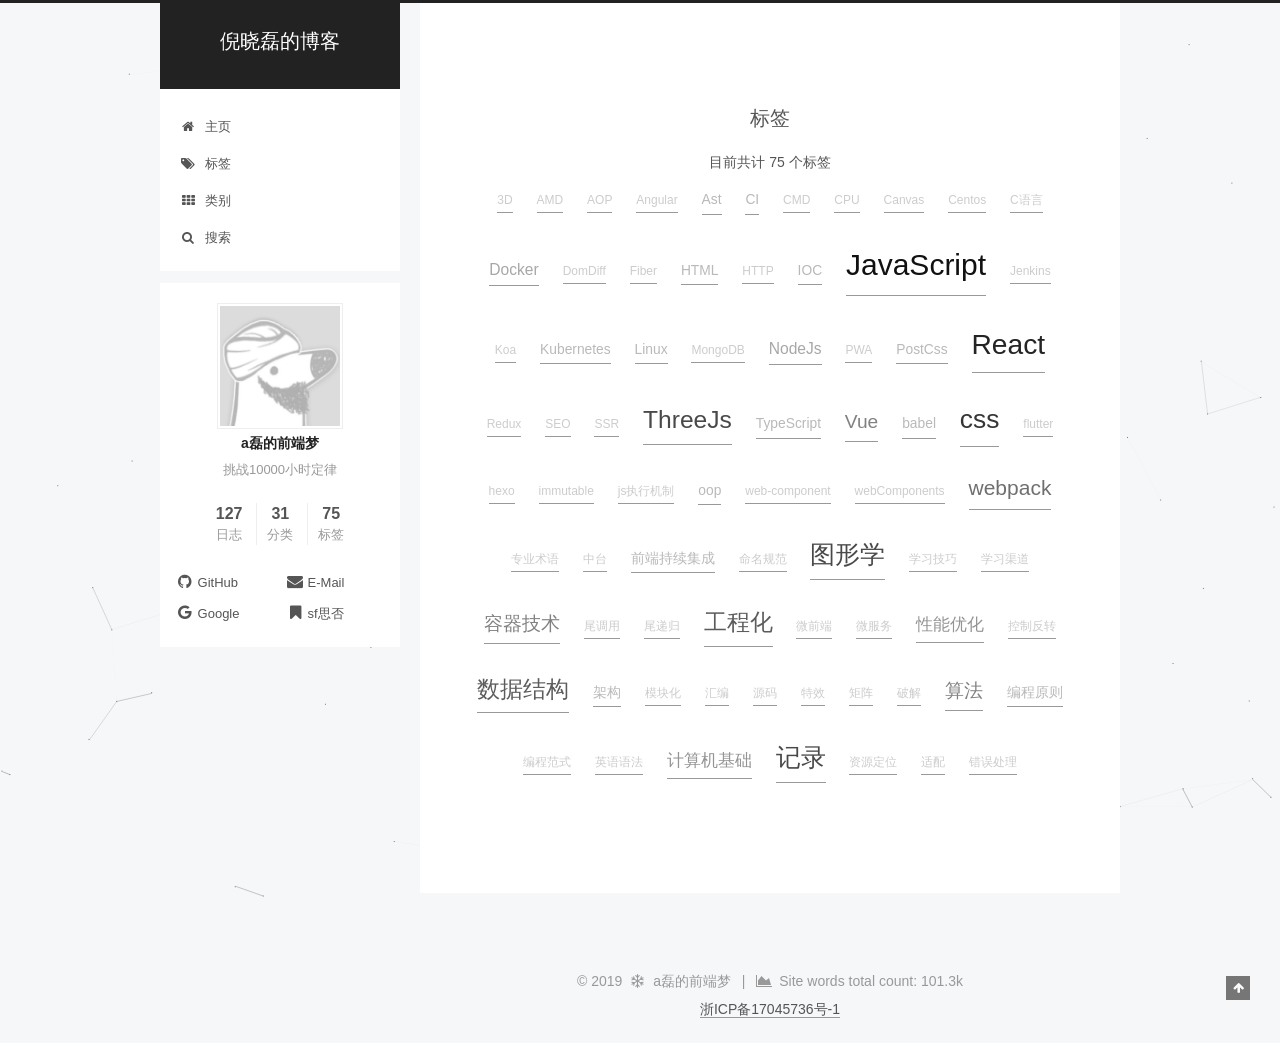
<file: tags/index.html>
<!DOCTYPE html>




<html class="theme-next pisces" lang="zh-Hans">
<head><meta name="generator" content="Hexo 3.8.0">
  <meta charset="UTF-8">
<meta http-equiv="X-UA-Compatible" content="IE=edge">
<meta name="viewport" content="width=device-width, initial-scale=1, maximum-scale=1">
<meta name="theme-color" content="#222">
<meta name="google-site-verification" content="05q8BlYpNjXZYUDSdiPGL1DqJauEoquptd_o08ZaUSs">










<meta http-equiv="Cache-Control" content="no-transform">
<meta http-equiv="Cache-Control" content="no-siteapp">
















  
  
  <link href="/lib/fancybox/source/jquery.fancybox.css?v=2.1.5" rel="stylesheet" type="text/css">







<link href="/lib/font-awesome/css/font-awesome.min.css?v=4.6.2" rel="stylesheet" type="text/css">

<link href="/css/main.css?v=5.1.4" rel="stylesheet" type="text/css">


  <link rel="apple-touch-icon" sizes="180x180" href="/images/my_favicon_small.ico?v=5.1.4">


  <link rel="icon" type="image/png" sizes="32x32" href="/images/my_favicon.ico?v=5.1.4">


  <link rel="icon" type="image/png" sizes="16x16" href="/images/my_favicon_small.ico?v=5.1.4">


  <link rel="mask-icon" href="/images/logo.svg?v=5.1.4" color="#222">





  <meta name="keywords" content="倪晓磊, a磊, 倪晓磊的博客, a磊的前端梦, 全栈开发, 前端, 前端开发, nixiaolei, Node.js, webpack, JavaScript, HTML, CSS, Python, webGL">










<meta name="description" content="挑战10000小时定律">
<meta name="keywords" content="倪晓磊, a磊, 前端, 前端开发, nixiaolei, Node.js, webpack, JavaScript, HTML, CSS, Python, webGL">
<meta property="og:type" content="website">
<meta property="og:title" content="标签">
<meta property="og:url" content="http://blog.nixiaolei.com/tags/index.html">
<meta property="og:site_name" content="倪晓磊的博客">
<meta property="og:description" content="挑战10000小时定律">
<meta property="og:locale" content="zh-Hans">
<meta property="og:updated_time" content="2019-09-09T16:57:46.058Z">
<meta name="twitter:card" content="summary">
<meta name="twitter:title" content="标签">
<meta name="twitter:description" content="挑战10000小时定律">



<script type="text/javascript" id="hexo.configurations">
  var NexT = window.NexT || {};
  var CONFIG = {
    root: '/',
    scheme: 'Pisces',
    version: '5.1.4',
    sidebar: {"position":"left","display":"post","offset":12,"b2t":false,"scrollpercent":false,"onmobile":false},
    fancybox: true,
    tabs: true,
    motion: {"enable":false,"async":false,"transition":{"post_block":"fadeIn","post_header":"slideDownIn","post_body":"slideDownIn","coll_header":"slideLeftIn","sidebar":"slideUpIn"}},
    duoshuo: {
      userId: '0',
      author: '博主'
    },
    algolia: {
      applicationID: '',
      apiKey: '',
      indexName: '',
      hits: "",
      labels: ""
    }
  };
</script>



  <link rel="canonical" href="http://blog.nixiaolei.com/tags/">





  <title>标签 | 倪晓磊的博客</title>
  








</head>

<body itemscope itemtype="http://schema.org/WebPage" lang="zh-Hans">

  
  
    
  

  <div class="container sidebar-position-left page-post-detail">
    <div class="headband"></div>

    <header id="header" class="header" itemscope itemtype="http://schema.org/WPHeader">
      <div class="header-inner"><div class="site-brand-wrapper">
  <div class="site-meta ">
    

    <div class="custom-logo-site-title">
      <a href="/" class="brand" rel="start">
        <span class="logo-line-before"><i></i></span>
        <span class="site-title">倪晓磊的博客</span>
        <span class="logo-line-after"><i></i></span>
      </a>
    </div>
      
        <h1 class="site-subtitle" itemprop="description"></h1>
      
  </div>

  <div class="site-nav-toggle">
    <button>
      <span class="btn-bar"></span>
      <span class="btn-bar"></span>
      <span class="btn-bar"></span>
    </button>
  </div>
</div>

<nav class="site-nav">
  

  
    <ul id="menu" class="menu">
      
        
        <li class="menu-item menu-item-主页">
          <a href="/" rel="section">
            
              <i class="menu-item-icon fa fa-fw fa-home"></i> <br>
            
            主页
          </a>
        </li>
      
        
        <li class="menu-item menu-item-标签">
          <a href="/tags/" rel="section">
            
              <i class="menu-item-icon fa fa-fw fa-tags"></i> <br>
            
            标签
          </a>
        </li>
      
        
        <li class="menu-item menu-item-类别">
          <a href="/categories/" rel="section">
            
              <i class="menu-item-icon fa fa-fw fa-th"></i> <br>
            
            类别
          </a>
        </li>
      

      
        <li class="menu-item menu-item-search">
          
            <a href="javascript:;" class="popup-trigger">
          
            
              <i class="menu-item-icon fa fa-search fa-fw"></i> <br>
            
            搜索
          </a>
        </li>
      
    </ul>
  

  
    <div class="site-search">
      
  <div class="popup search-popup local-search-popup">
  <div class="local-search-header clearfix">
    <span class="search-icon">
      <i class="fa fa-search"></i>
    </span>
    <span class="popup-btn-close">
      <i class="fa fa-times-circle"></i>
    </span>
    <div class="local-search-input-wrapper">
      <input autocomplete="off" placeholder="搜索..." spellcheck="false" type="text" id="local-search-input">
    </div>
  </div>
  <div id="local-search-result"></div>
</div>



    </div>
  
</nav>



 </div>
    </header>

    <main id="main" class="main">
      <div class="main-inner">
        <div class="content-wrap">
          <div id="content" class="content">
            

  <div id="posts" class="posts-expand">
    
    
    
    <div class="post-block page">
      <header class="post-header">

	<h2 class="post-title" itemprop="name headline">标签</h2>



</header>

      
      
      
      <div class="post-body">
        
        
          <div class="tag-cloud">
            <div class="tag-cloud-title">
                目前共计 75 个标签
            </div>
            <div class="tag-cloud-tags">
              <a href="/tags/3D/" style="font-size: 12px; color: #ccc">3D</a> <a href="/tags/AMD/" style="font-size: 12px; color: #ccc">AMD</a> <a href="/tags/AOP/" style="font-size: 12px; color: #ccc">AOP</a> <a href="/tags/Angular/" style="font-size: 12px; color: #ccc">Angular</a> <a href="/tags/Ast/" style="font-size: 13.8px; color: #b9b9b9">Ast</a> <a href="/tags/CI/" style="font-size: 13.8px; color: #b9b9b9">CI</a> <a href="/tags/CMD/" style="font-size: 12px; color: #ccc">CMD</a> <a href="/tags/CPU/" style="font-size: 12px; color: #ccc">CPU</a> <a href="/tags/Canvas/" style="font-size: 12px; color: #ccc">Canvas</a> <a href="/tags/Centos/" style="font-size: 12px; color: #ccc">Centos</a> <a href="/tags/C语言/" style="font-size: 12px; color: #ccc">C语言</a> <a href="/tags/Docker/" style="font-size: 15.6px; color: #a7a7a7">Docker</a> <a href="/tags/DomDiff/" style="font-size: 12px; color: #ccc">DomDiff</a> <a href="/tags/Fiber/" style="font-size: 12px; color: #ccc">Fiber</a> <a href="/tags/HTML/" style="font-size: 13.8px; color: #b9b9b9">HTML</a> <a href="/tags/HTTP/" style="font-size: 12px; color: #ccc">HTTP</a> <a href="/tags/IOC/" style="font-size: 13.8px; color: #b9b9b9">IOC</a> <a href="/tags/JavaScript/" style="font-size: 30px; color: #111">JavaScript</a> <a href="/tags/Jenkins/" style="font-size: 12px; color: #ccc">Jenkins</a> <a href="/tags/Koa/" style="font-size: 12px; color: #ccc">Koa</a> <a href="/tags/Kubernetes/" style="font-size: 13.8px; color: #b9b9b9">Kubernetes</a> <a href="/tags/Linux/" style="font-size: 13.8px; color: #b9b9b9">Linux</a> <a href="/tags/MongoDB/" style="font-size: 12px; color: #ccc">MongoDB</a> <a href="/tags/NodeJs/" style="font-size: 15.6px; color: #a7a7a7">NodeJs</a> <a href="/tags/PWA/" style="font-size: 12px; color: #ccc">PWA</a> <a href="/tags/PostCss/" style="font-size: 13.8px; color: #b9b9b9">PostCss</a> <a href="/tags/React/" style="font-size: 28.2px; color: #242424">React</a> <a href="/tags/Redux/" style="font-size: 12px; color: #ccc">Redux</a> <a href="/tags/SEO/" style="font-size: 12px; color: #ccc">SEO</a> <a href="/tags/SSR/" style="font-size: 12px; color: #ccc">SSR</a> <a href="/tags/ThreeJs/" style="font-size: 24.6px; color: #494949">ThreeJs</a> <a href="/tags/TypeScript/" style="font-size: 13.8px; color: #b9b9b9">TypeScript</a> <a href="/tags/Vue/" style="font-size: 19.2px; color: #818181">Vue</a> <a href="/tags/babel/" style="font-size: 13.8px; color: #b9b9b9">babel</a> <a href="/tags/css/" style="font-size: 26.4px; color: #363636">css</a> <a href="/tags/flutter/" style="font-size: 12px; color: #ccc">flutter</a> <a href="/tags/hexo/" style="font-size: 12px; color: #ccc">hexo</a> <a href="/tags/immutable/" style="font-size: 12px; color: #ccc">immutable</a> <a href="/tags/js执行机制/" style="font-size: 12px; color: #ccc">js执行机制</a> <a href="/tags/oop/" style="font-size: 13.8px; color: #b9b9b9">oop</a> <a href="/tags/web-component/" style="font-size: 12px; color: #ccc">web-component</a> <a href="/tags/webComponents/" style="font-size: 12px; color: #ccc">webComponents</a> <a href="/tags/webpack/" style="font-size: 21px; color: #6f6f6f">webpack</a> <a href="/tags/专业术语/" style="font-size: 12px; color: #ccc">专业术语</a> <a href="/tags/中台/" style="font-size: 12px; color: #ccc">中台</a> <a href="/tags/前端持续集成/" style="font-size: 13.8px; color: #b9b9b9">前端持续集成</a> <a href="/tags/命名规范/" style="font-size: 12px; color: #ccc">命名规范</a> <a href="/tags/图形学/" style="font-size: 24.6px; color: #494949">图形学</a> <a href="/tags/学习技巧/" style="font-size: 12px; color: #ccc">学习技巧</a> <a href="/tags/学习渠道/" style="font-size: 12px; color: #ccc">学习渠道</a> <a href="/tags/容器技术/" style="font-size: 19.2px; color: #818181">容器技术</a> <a href="/tags/尾调用/" style="font-size: 12px; color: #ccc">尾调用</a> <a href="/tags/尾递归/" style="font-size: 12px; color: #ccc">尾递归</a> <a href="/tags/工程化/" style="font-size: 22.8px; color: #5c5c5c">工程化</a> <a href="/tags/微前端/" style="font-size: 12px; color: #ccc">微前端</a> <a href="/tags/微服务/" style="font-size: 12px; color: #ccc">微服务</a> <a href="/tags/性能优化/" style="font-size: 17.4px; color: #949494">性能优化</a> <a href="/tags/控制反转/" style="font-size: 12px; color: #ccc">控制反转</a> <a href="/tags/数据结构/" style="font-size: 22.8px; color: #5c5c5c">数据结构</a> <a href="/tags/架构/" style="font-size: 13.8px; color: #b9b9b9">架构</a> <a href="/tags/模块化/" style="font-size: 12px; color: #ccc">模块化</a> <a href="/tags/汇编/" style="font-size: 12px; color: #ccc">汇编</a> <a href="/tags/源码/" style="font-size: 12px; color: #ccc">源码</a> <a href="/tags/特效/" style="font-size: 12px; color: #ccc">特效</a> <a href="/tags/矩阵/" style="font-size: 12px; color: #ccc">矩阵</a> <a href="/tags/破解/" style="font-size: 12px; color: #ccc">破解</a> <a href="/tags/算法/" style="font-size: 19.2px; color: #818181">算法</a> <a href="/tags/编程原则/" style="font-size: 13.8px; color: #b9b9b9">编程原则</a> <a href="/tags/编程范式/" style="font-size: 12px; color: #ccc">编程范式</a> <a href="/tags/英语语法/" style="font-size: 12px; color: #ccc">英语语法</a> <a href="/tags/计算机基础/" style="font-size: 17.4px; color: #949494">计算机基础</a> <a href="/tags/记录/" style="font-size: 24.6px; color: #494949">记录</a> <a href="/tags/资源定位/" style="font-size: 12px; color: #ccc">资源定位</a> <a href="/tags/适配/" style="font-size: 12px; color: #ccc">适配</a> <a href="/tags/错误处理/" style="font-size: 12px; color: #ccc">错误处理</a>
            </div>
          </div>
        
      </div>
      
      
      
    </div>
    
    
    
  </div>


          </div>
          


          

  
    <div class="comments" id="comments">
      <div id="lv-container" data-id="city" data-uid="MTAyMC80MzM0My8xOTg4NA=="></div>
    </div>

  


        </div>
        
          
  
  <div class="sidebar-toggle">
    <div class="sidebar-toggle-line-wrap">
      <span class="sidebar-toggle-line sidebar-toggle-line-first"></span>
      <span class="sidebar-toggle-line sidebar-toggle-line-middle"></span>
      <span class="sidebar-toggle-line sidebar-toggle-line-last"></span>
    </div>
  </div>

  <aside id="sidebar" class="sidebar">
    
    <div class="sidebar-inner">

      

      

      <section class="site-overview-wrap sidebar-panel sidebar-panel-active">
        <div class="site-overview">
          <div class="site-author motion-element" itemprop="author" itemscope itemtype="http://schema.org/Person">
            
              <img class="site-author-image" itemprop="image" src="/images/myavatar.jpg" alt="a磊的前端梦">
            
              <p class="site-author-name" itemprop="name">a磊的前端梦</p>
              <p class="site-description motion-element" itemprop="description">挑战10000小时定律</p>
          </div>

          <nav class="site-state motion-element">

            
              <div class="site-state-item site-state-posts">
              
                <a href="/archives">
              
                  <span class="site-state-item-count">127</span>
                  <span class="site-state-item-name">日志</span>
                </a>
              </div>
            

            
              
              
              <div class="site-state-item site-state-categories">
                <a href="/categories/index.html">
                  <span class="site-state-item-count">31</span>
                  <span class="site-state-item-name">分类</span>
                </a>
              </div>
            

            
              
              
              <div class="site-state-item site-state-tags">
                <a href="/tags/index.html">
                  <span class="site-state-item-count">75</span>
                  <span class="site-state-item-name">标签</span>
                </a>
              </div>
            

          </nav>

          

          
            <div class="links-of-author motion-element">
                
                  <span class="links-of-author-item">
                    <a rel="external nofollow" href="https://github.com/nixiaolei" target="_blank" title="GitHub">
                      
                        <i class="fa fa-fw fa-github"></i>GitHub</a>
                  </span>
                
                  <span class="links-of-author-item">
                    <a rel="external nofollow" href="mailto:nxl3477@foxmail.com" target="_blank" title="E-Mail">
                      
                        <i class="fa fa-fw fa-envelope"></i>E-Mail</a>
                  </span>
                
                  <span class="links-of-author-item">
                    <a rel="external nofollow" href="https://plus.google.com/nxl3477" target="_blank" title="Google">
                      
                        <i class="fa fa-fw fa-google"></i>Google</a>
                  </span>
                
                  <span class="links-of-author-item">
                    <a rel="external nofollow" href="https://segmentfault.com/u/nixiaolei" target="_blank" title="sf思否">
                      
                        <i class="fa fa-fw fa-bookmark"></i>sf思否</a>
                  </span>
                
            </div>
          

          
          

          
          

          

        </div>
      </section>

      

      

    </div>
  </aside>


        
      </div>
    </main>

    <footer id="footer" class="footer">
      <div class="footer-inner">
        <div class="copyright">&copy; <span itemprop="copyrightYear">2019</span>
  <span class="with-love">
    <i class="fa fa-snowflake-o"></i>
  </span>
  <span class="author" itemprop="copyrightHolder">a磊的前端梦</span>

  
    <span class="post-meta-divider">|</span>
    <span class="post-meta-item-icon">
      <i class="fa fa-area-chart"></i>
    </span>
    
      <span class="post-meta-item-text">Site words total count&#58;</span>
    
    <span title="Site words total count">101.3k</span>
  
</div>

<a href="http://www.beian.miit.gov.cn">浙ICP备17045736号-1</a> 










        







        
      </div>
    </footer>

    
      <div class="back-to-top">
        <i class="fa fa-arrow-up"></i>
        
      </div>
    

    

  </div>

  

<script type="text/javascript">
  if (Object.prototype.toString.call(window.Promise) !== '[object Function]') {
    window.Promise = null;
  }
</script>









  


  











  
  
    <script type="text/javascript" src="/lib/jquery/index.js?v=2.1.3"></script>
  

  
  
    <script type="text/javascript" src="/lib/fastclick/lib/fastclick.min.js?v=1.0.6"></script>
  

  
  
    <script type="text/javascript" src="/lib/jquery_lazyload/jquery.lazyload.js?v=1.9.7"></script>
  

  
  
    <script type="text/javascript" src="/lib/velocity/velocity.min.js?v=1.2.1"></script>
  

  
  
    <script type="text/javascript" src="/lib/velocity/velocity.ui.min.js?v=1.2.1"></script>
  

  
  
    <script type="text/javascript" src="/lib/fancybox/source/jquery.fancybox.pack.js?v=2.1.5"></script>
  

  
  
    <script type="text/javascript" src="/lib/canvas-nest/canvas-nest.min.js"></script>
  


  


  <script type="text/javascript" src="/js/src/utils.js?v=5.1.4"></script>

  <script type="text/javascript" src="/js/src/motion.js?v=5.1.4"></script>



  
  


  <script type="text/javascript" src="/js/src/affix.js?v=5.1.4"></script>

  <script type="text/javascript" src="/js/src/schemes/pisces.js?v=5.1.4"></script>



  
  <script type="text/javascript" src="/js/src/scrollspy.js?v=5.1.4"></script>
<script type="text/javascript" src="/js/src/post-details.js?v=5.1.4"></script>



  


  <script type="text/javascript" src="/js/src/bootstrap.js?v=5.1.4"></script>



  


  




	





  





  
    <script type="text/javascript">
      (function(d, s) {
        var j, e = d.getElementsByTagName(s)[0];
        if (typeof LivereTower === 'function') { return; }
        j = d.createElement(s);
        j.src = 'https://cdn-city.livere.com/js/embed.dist.js';
        j.async = true;
        e.parentNode.insertBefore(j, e);
      })(document, 'script');
    </script>
  













  

  <script type="text/javascript">
    // Popup Window;
    var isfetched = false;
    var isXml = true;
    // Search DB path;
    var search_path = "search.xml";
    if (search_path.length === 0) {
      search_path = "search.xml";
    } else if (/json$/i.test(search_path)) {
      isXml = false;
    }
    var path = "/" + search_path;
    // monitor main search box;

    var onPopupClose = function (e) {
      $('.popup').hide();
      $('#local-search-input').val('');
      $('.search-result-list').remove();
      $('#no-result').remove();
      $(".local-search-pop-overlay").remove();
      $('body').css('overflow', '');
    }

    function proceedsearch() {
      $("body")
        .append('<div class="search-popup-overlay local-search-pop-overlay"></div>')
        .css('overflow', 'hidden');
      $('.search-popup-overlay').click(onPopupClose);
      $('.popup').toggle();
      var $localSearchInput = $('#local-search-input');
      $localSearchInput.attr("autocapitalize", "none");
      $localSearchInput.attr("autocorrect", "off");
      $localSearchInput.focus();
    }

    // search function;
    var searchFunc = function(path, search_id, content_id) {
      'use strict';

      // start loading animation
      $("body")
        .append('<div class="search-popup-overlay local-search-pop-overlay">' +
          '<div id="search-loading-icon">' +
          '<i class="fa fa-spinner fa-pulse fa-5x fa-fw"></i>' +
          '</div>' +
          '</div>')
        .css('overflow', 'hidden');
      $("#search-loading-icon").css('margin', '20% auto 0 auto').css('text-align', 'center');

      $.ajax({
        url: path,
        dataType: isXml ? "xml" : "json",
        async: true,
        success: function(res) {
          // get the contents from search data
          isfetched = true;
          $('.popup').detach().appendTo('.header-inner');
          var datas = isXml ? $("entry", res).map(function() {
            return {
              title: $("title", this).text(),
              content: $("content",this).text(),
              url: $("url" , this).text()
            };
          }).get() : res;
          var input = document.getElementById(search_id);
          var resultContent = document.getElementById(content_id);
          var inputEventFunction = function() {
            var searchText = input.value.trim().toLowerCase();
            var keywords = searchText.split(/[\s\-]+/);
            if (keywords.length > 1) {
              keywords.push(searchText);
            }
            var resultItems = [];
            if (searchText.length > 0) {
              // perform local searching
              datas.forEach(function(data) {
                var isMatch = false;
                var hitCount = 0;
                var searchTextCount = 0;
                var title = data.title.trim();
                var titleInLowerCase = title.toLowerCase();
                var content = data.content.trim().replace(/<[^>]+>/g,"");
                var contentInLowerCase = content.toLowerCase();
                var articleUrl = decodeURIComponent(data.url);
                var indexOfTitle = [];
                var indexOfContent = [];
                // only match articles with not empty titles
                if(title != '') {
                  keywords.forEach(function(keyword) {
                    function getIndexByWord(word, text, caseSensitive) {
                      var wordLen = word.length;
                      if (wordLen === 0) {
                        return [];
                      }
                      var startPosition = 0, position = [], index = [];
                      if (!caseSensitive) {
                        text = text.toLowerCase();
                        word = word.toLowerCase();
                      }
                      while ((position = text.indexOf(word, startPosition)) > -1) {
                        index.push({position: position, word: word});
                        startPosition = position + wordLen;
                      }
                      return index;
                    }

                    indexOfTitle = indexOfTitle.concat(getIndexByWord(keyword, titleInLowerCase, false));
                    indexOfContent = indexOfContent.concat(getIndexByWord(keyword, contentInLowerCase, false));
                  });
                  if (indexOfTitle.length > 0 || indexOfContent.length > 0) {
                    isMatch = true;
                    hitCount = indexOfTitle.length + indexOfContent.length;
                  }
                }

                // show search results

                if (isMatch) {
                  // sort index by position of keyword

                  [indexOfTitle, indexOfContent].forEach(function (index) {
                    index.sort(function (itemLeft, itemRight) {
                      if (itemRight.position !== itemLeft.position) {
                        return itemRight.position - itemLeft.position;
                      } else {
                        return itemLeft.word.length - itemRight.word.length;
                      }
                    });
                  });

                  // merge hits into slices

                  function mergeIntoSlice(text, start, end, index) {
                    var item = index[index.length - 1];
                    var position = item.position;
                    var word = item.word;
                    var hits = [];
                    var searchTextCountInSlice = 0;
                    while (position + word.length <= end && index.length != 0) {
                      if (word === searchText) {
                        searchTextCountInSlice++;
                      }
                      hits.push({position: position, length: word.length});
                      var wordEnd = position + word.length;

                      // move to next position of hit

                      index.pop();
                      while (index.length != 0) {
                        item = index[index.length - 1];
                        position = item.position;
                        word = item.word;
                        if (wordEnd > position) {
                          index.pop();
                        } else {
                          break;
                        }
                      }
                    }
                    searchTextCount += searchTextCountInSlice;
                    return {
                      hits: hits,
                      start: start,
                      end: end,
                      searchTextCount: searchTextCountInSlice
                    };
                  }

                  var slicesOfTitle = [];
                  if (indexOfTitle.length != 0) {
                    slicesOfTitle.push(mergeIntoSlice(title, 0, title.length, indexOfTitle));
                  }

                  var slicesOfContent = [];
                  while (indexOfContent.length != 0) {
                    var item = indexOfContent[indexOfContent.length - 1];
                    var position = item.position;
                    var word = item.word;
                    // cut out 100 characters
                    var start = position - 20;
                    var end = position + 80;
                    if(start < 0){
                      start = 0;
                    }
                    if (end < position + word.length) {
                      end = position + word.length;
                    }
                    if(end > content.length){
                      end = content.length;
                    }
                    slicesOfContent.push(mergeIntoSlice(content, start, end, indexOfContent));
                  }

                  // sort slices in content by search text's count and hits' count

                  slicesOfContent.sort(function (sliceLeft, sliceRight) {
                    if (sliceLeft.searchTextCount !== sliceRight.searchTextCount) {
                      return sliceRight.searchTextCount - sliceLeft.searchTextCount;
                    } else if (sliceLeft.hits.length !== sliceRight.hits.length) {
                      return sliceRight.hits.length - sliceLeft.hits.length;
                    } else {
                      return sliceLeft.start - sliceRight.start;
                    }
                  });

                  // select top N slices in content

                  var upperBound = parseInt('1');
                  if (upperBound >= 0) {
                    slicesOfContent = slicesOfContent.slice(0, upperBound);
                  }

                  // highlight title and content

                  function highlightKeyword(text, slice) {
                    var result = '';
                    var prevEnd = slice.start;
                    slice.hits.forEach(function (hit) {
                      result += text.substring(prevEnd, hit.position);
                      var end = hit.position + hit.length;
                      result += '<b class="search-keyword">' + text.substring(hit.position, end) + '</b>';
                      prevEnd = end;
                    });
                    result += text.substring(prevEnd, slice.end);
                    return result;
                  }

                  var resultItem = '';

                  if (slicesOfTitle.length != 0) {
                    resultItem += "<li><a href='" + articleUrl + "' class='search-result-title'>" + highlightKeyword(title, slicesOfTitle[0]) + "</a>";
                  } else {
                    resultItem += "<li><a href='" + articleUrl + "' class='search-result-title'>" + title + "</a>";
                  }

                  slicesOfContent.forEach(function (slice) {
                    resultItem += "<a href='" + articleUrl + "'>" +
                      "<p class=\"search-result\">" + highlightKeyword(content, slice) +
                      "...</p>" + "</a>";
                  });

                  resultItem += "</li>";
                  resultItems.push({
                    item: resultItem,
                    searchTextCount: searchTextCount,
                    hitCount: hitCount,
                    id: resultItems.length
                  });
                }
              })
            };
            if (keywords.length === 1 && keywords[0] === "") {
              resultContent.innerHTML = '<div id="no-result"><i class="fa fa-search fa-5x" /></div>'
            } else if (resultItems.length === 0) {
              resultContent.innerHTML = '<div id="no-result"><i class="fa fa-frown-o fa-5x" /></div>'
            } else {
              resultItems.sort(function (resultLeft, resultRight) {
                if (resultLeft.searchTextCount !== resultRight.searchTextCount) {
                  return resultRight.searchTextCount - resultLeft.searchTextCount;
                } else if (resultLeft.hitCount !== resultRight.hitCount) {
                  return resultRight.hitCount - resultLeft.hitCount;
                } else {
                  return resultRight.id - resultLeft.id;
                }
              });
              var searchResultList = '<ul class=\"search-result-list\">';
              resultItems.forEach(function (result) {
                searchResultList += result.item;
              })
              searchResultList += "</ul>";
              resultContent.innerHTML = searchResultList;
            }
          }

          if ('auto' === 'auto') {
            input.addEventListener('input', inputEventFunction);
          } else {
            $('.search-icon').click(inputEventFunction);
            input.addEventListener('keypress', function (event) {
              if (event.keyCode === 13) {
                inputEventFunction();
              }
            });
          }

          // remove loading animation
          $(".local-search-pop-overlay").remove();
          $('body').css('overflow', '');

          proceedsearch();
        }
      });
    }

    // handle and trigger popup window;
    $('.popup-trigger').click(function(e) {
      e.stopPropagation();
      if (isfetched === false) {
        searchFunc(path, 'local-search-input', 'local-search-result');
      } else {
        proceedsearch();
      };
    });

    $('.popup-btn-close').click(onPopupClose);
    $('.popup').click(function(e){
      e.stopPropagation();
    });
    $(document).on('keyup', function (event) {
      var shouldDismissSearchPopup = event.which === 27 &&
        $('.search-popup').is(':visible');
      if (shouldDismissSearchPopup) {
        onPopupClose();
      }
    });
  </script>





  

  

  
<script>
(function(){
    var bp = document.createElement('script');
    var curProtocol = window.location.protocol.split(':')[0];
    if (curProtocol === 'https') {
        bp.src = 'https://zz.bdstatic.com/linksubmit/push.js';        
    }
    else {
        bp.src = 'http://push.zhanzhang.baidu.com/push.js';
    }
    var s = document.getElementsByTagName("script")[0];
    s.parentNode.insertBefore(bp, s);
})();
</script>


  
  

  

  

  


</body>
</html>
</file>
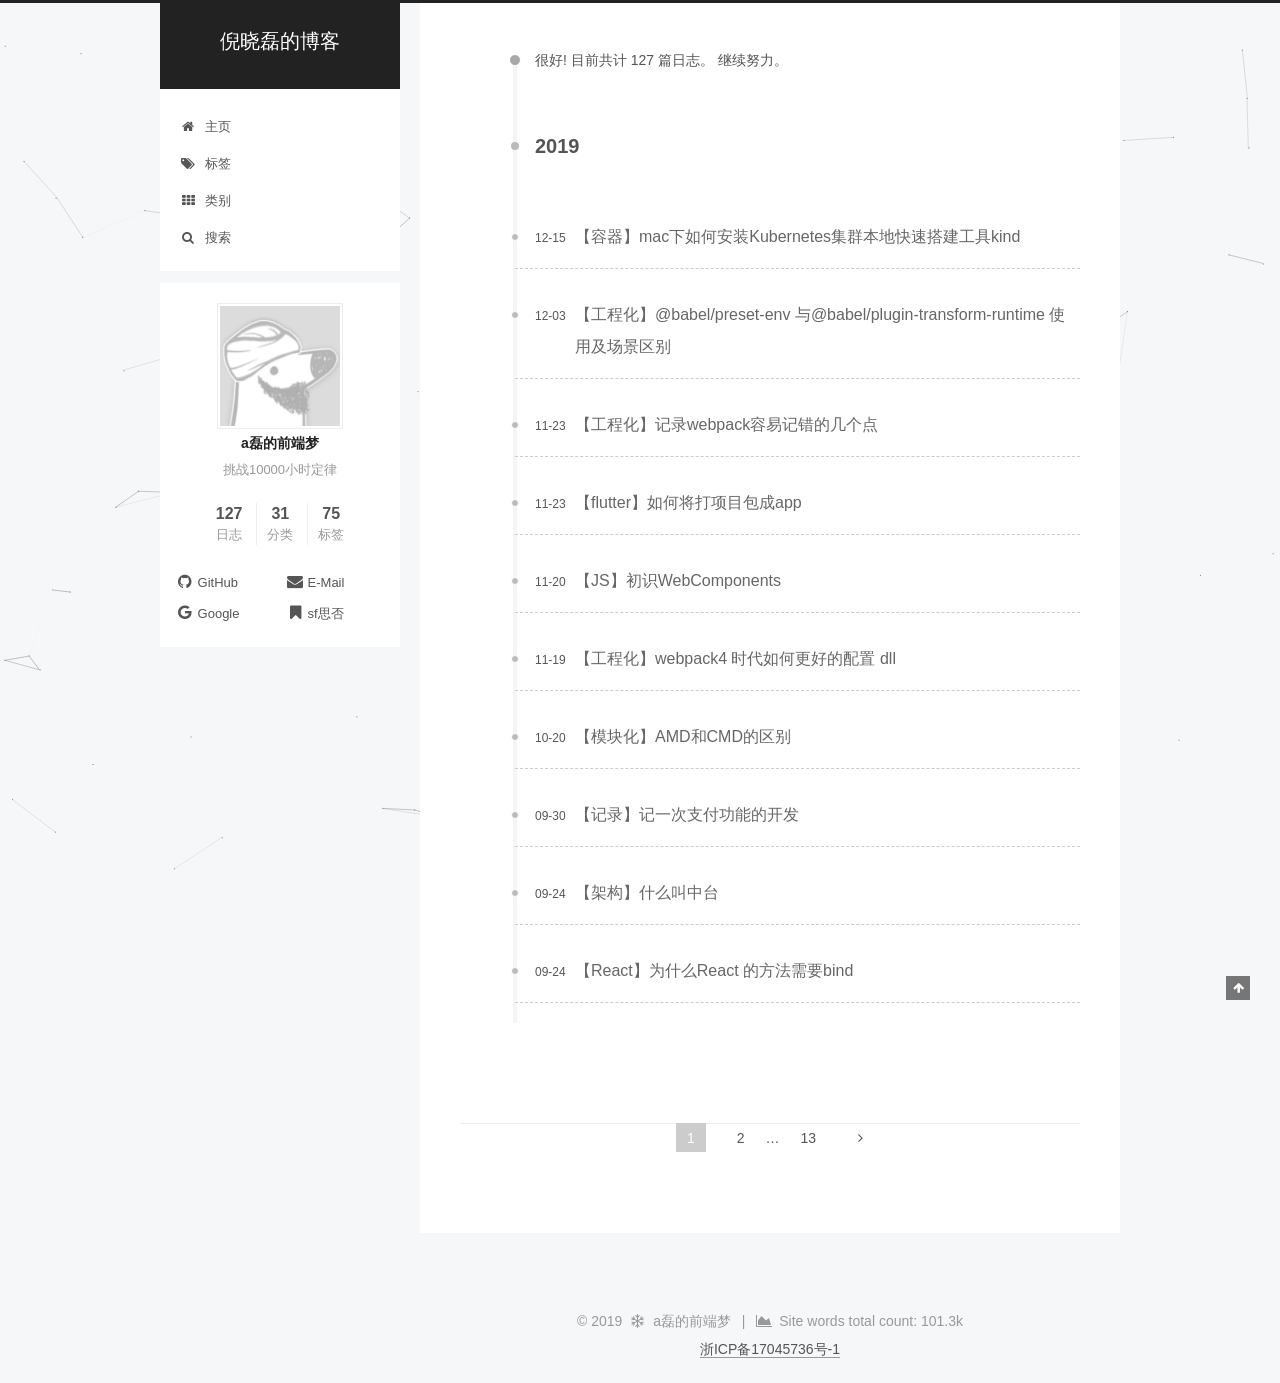
<file: archives/2019/index.html>
<!DOCTYPE html>




<html class="theme-next pisces" lang="zh-Hans">
<head><meta name="generator" content="Hexo 3.8.0">
  <meta charset="UTF-8">
<meta http-equiv="X-UA-Compatible" content="IE=edge">
<meta name="viewport" content="width=device-width, initial-scale=1, maximum-scale=1">
<meta name="theme-color" content="#222">
<meta name="google-site-verification" content="05q8BlYpNjXZYUDSdiPGL1DqJauEoquptd_o08ZaUSs">










<meta http-equiv="Cache-Control" content="no-transform">
<meta http-equiv="Cache-Control" content="no-siteapp">
















  
  
  <link href="/lib/fancybox/source/jquery.fancybox.css?v=2.1.5" rel="stylesheet" type="text/css">







<link href="/lib/font-awesome/css/font-awesome.min.css?v=4.6.2" rel="stylesheet" type="text/css">

<link href="/css/main.css?v=5.1.4" rel="stylesheet" type="text/css">


  <link rel="apple-touch-icon" sizes="180x180" href="/images/my_favicon_small.ico?v=5.1.4">


  <link rel="icon" type="image/png" sizes="32x32" href="/images/my_favicon.ico?v=5.1.4">


  <link rel="icon" type="image/png" sizes="16x16" href="/images/my_favicon_small.ico?v=5.1.4">


  <link rel="mask-icon" href="/images/logo.svg?v=5.1.4" color="#222">





  <meta name="keywords" content="倪晓磊, a磊, 倪晓磊的博客, a磊的前端梦, 全栈开发, 前端, 前端开发, nixiaolei, Node.js, webpack, JavaScript, HTML, CSS, Python, webGL">










<meta name="description" content="挑战10000小时定律">
<meta name="keywords" content="倪晓磊, a磊, 前端, 前端开发, nixiaolei, Node.js, webpack, JavaScript, HTML, CSS, Python, webGL">
<meta property="og:type" content="website">
<meta property="og:title" content="倪晓磊的博客">
<meta property="og:url" content="http://blog.nixiaolei.com/archives/2019/index.html">
<meta property="og:site_name" content="倪晓磊的博客">
<meta property="og:description" content="挑战10000小时定律">
<meta property="og:locale" content="zh-Hans">
<meta name="twitter:card" content="summary">
<meta name="twitter:title" content="倪晓磊的博客">
<meta name="twitter:description" content="挑战10000小时定律">



<script type="text/javascript" id="hexo.configurations">
  var NexT = window.NexT || {};
  var CONFIG = {
    root: '/',
    scheme: 'Pisces',
    version: '5.1.4',
    sidebar: {"position":"left","display":"post","offset":12,"b2t":false,"scrollpercent":false,"onmobile":false},
    fancybox: true,
    tabs: true,
    motion: {"enable":false,"async":false,"transition":{"post_block":"fadeIn","post_header":"slideDownIn","post_body":"slideDownIn","coll_header":"slideLeftIn","sidebar":"slideUpIn"}},
    duoshuo: {
      userId: '0',
      author: '博主'
    },
    algolia: {
      applicationID: '',
      apiKey: '',
      indexName: '',
      hits: "",
      labels: ""
    }
  };
</script>



  <link rel="canonical" href="http://blog.nixiaolei.com/archives/2019/">





  <title>归档 | 倪晓磊的博客</title>
  








</head>

<body itemscope itemtype="http://schema.org/WebPage" lang="zh-Hans">

  
  
    
  

  <div class="container sidebar-position-left page-archive">
    <div class="headband"></div>

    <header id="header" class="header" itemscope itemtype="http://schema.org/WPHeader">
      <div class="header-inner"><div class="site-brand-wrapper">
  <div class="site-meta ">
    

    <div class="custom-logo-site-title">
      <a href="/" class="brand" rel="start">
        <span class="logo-line-before"><i></i></span>
        <span class="site-title">倪晓磊的博客</span>
        <span class="logo-line-after"><i></i></span>
      </a>
    </div>
      
        <h1 class="site-subtitle" itemprop="description"></h1>
      
  </div>

  <div class="site-nav-toggle">
    <button>
      <span class="btn-bar"></span>
      <span class="btn-bar"></span>
      <span class="btn-bar"></span>
    </button>
  </div>
</div>

<nav class="site-nav">
  

  
    <ul id="menu" class="menu">
      
        
        <li class="menu-item menu-item-主页">
          <a href="/" rel="section">
            
              <i class="menu-item-icon fa fa-fw fa-home"></i> <br>
            
            主页
          </a>
        </li>
      
        
        <li class="menu-item menu-item-标签">
          <a href="/tags/" rel="section">
            
              <i class="menu-item-icon fa fa-fw fa-tags"></i> <br>
            
            标签
          </a>
        </li>
      
        
        <li class="menu-item menu-item-类别">
          <a href="/categories/" rel="section">
            
              <i class="menu-item-icon fa fa-fw fa-th"></i> <br>
            
            类别
          </a>
        </li>
      

      
        <li class="menu-item menu-item-search">
          
            <a href="javascript:;" class="popup-trigger">
          
            
              <i class="menu-item-icon fa fa-search fa-fw"></i> <br>
            
            搜索
          </a>
        </li>
      
    </ul>
  

  
    <div class="site-search">
      
  <div class="popup search-popup local-search-popup">
  <div class="local-search-header clearfix">
    <span class="search-icon">
      <i class="fa fa-search"></i>
    </span>
    <span class="popup-btn-close">
      <i class="fa fa-times-circle"></i>
    </span>
    <div class="local-search-input-wrapper">
      <input autocomplete="off" placeholder="搜索..." spellcheck="false" type="text" id="local-search-input">
    </div>
  </div>
  <div id="local-search-result"></div>
</div>



    </div>
  
</nav>



 </div>
    </header>

    <main id="main" class="main">
      <div class="main-inner">
        <div class="content-wrap">
          <div id="content" class="content">
            

  
  
  
  <div class="post-block archive">
    <div id="posts" class="posts-collapse">
      <span class="archive-move-on"></span>

      <span class="archive-page-counter">
        
        
         
          
        很好! 目前共计 127 篇日志。 继续努力。
      </span>

      

        
        
        

        
          
          <div class="collection-title">
            <h2 class="archive-year" id="archive-year-2019">2019</h2>
          </div>
        
        

        

  <article class="post post-type-normal" itemscope itemtype="http://schema.org/Article">
    <header class="post-header">

      <h3 class="post-title">
        
            <a class="post-title-link" href="/2019/12/15/【容器】mac下如何安装Kubernetes集群本地快速搭建工具kind/" itemprop="url">
              
                <span itemprop="name">【容器】mac下如何安装Kubernetes集群本地快速搭建工具kind</span>
              
            </a>
        
      </h3>

      <div class="post-meta">
        <time class="post-time" itemprop="dateCreated" datetime="2019-12-15T22:49:20+08:00" content="2019-12-15">
          12-15
        </time>
      </div>

    </header>
  </article>



      

        
        
        

        
        

        

  <article class="post post-type-normal" itemscope itemtype="http://schema.org/Article">
    <header class="post-header">

      <h3 class="post-title">
        
            <a class="post-title-link" href="/2019/12/03/【工程化】-babel-env-与-babel-plugin-transform-runtime-使用及场景区别/" itemprop="url">
              
                <span itemprop="name">【工程化】@babel/preset-env 与@babel/plugin-transform-runtime 使用及场景区别</span>
              
            </a>
        
      </h3>

      <div class="post-meta">
        <time class="post-time" itemprop="dateCreated" datetime="2019-12-03T20:25:37+08:00" content="2019-12-03">
          12-03
        </time>
      </div>

    </header>
  </article>



      

        
        
        

        
        

        

  <article class="post post-type-normal" itemscope itemtype="http://schema.org/Article">
    <header class="post-header">

      <h3 class="post-title">
        
            <a class="post-title-link" href="/2019/11/23/【工程化】记录webpack容易记错的几个点/" itemprop="url">
              
                <span itemprop="name">【工程化】记录webpack容易记错的几个点</span>
              
            </a>
        
      </h3>

      <div class="post-meta">
        <time class="post-time" itemprop="dateCreated" datetime="2019-11-23T11:55:03+08:00" content="2019-11-23">
          11-23
        </time>
      </div>

    </header>
  </article>



      

        
        
        

        
        

        

  <article class="post post-type-normal" itemscope itemtype="http://schema.org/Article">
    <header class="post-header">

      <h3 class="post-title">
        
            <a class="post-title-link" href="/2019/11/23/【flutter】如何将打项目包成app/" itemprop="url">
              
                <span itemprop="name">【flutter】如何将打项目包成app</span>
              
            </a>
        
      </h3>

      <div class="post-meta">
        <time class="post-time" itemprop="dateCreated" datetime="2019-11-23T10:02:45+08:00" content="2019-11-23">
          11-23
        </time>
      </div>

    </header>
  </article>



      

        
        
        

        
        

        

  <article class="post post-type-normal" itemscope itemtype="http://schema.org/Article">
    <header class="post-header">

      <h3 class="post-title">
        
            <a class="post-title-link" href="/2019/11/20/【JS】初识WebComponents/" itemprop="url">
              
                <span itemprop="name">【JS】初识WebComponents</span>
              
            </a>
        
      </h3>

      <div class="post-meta">
        <time class="post-time" itemprop="dateCreated" datetime="2019-11-20T11:41:30+08:00" content="2019-11-20">
          11-20
        </time>
      </div>

    </header>
  </article>



      

        
        
        

        
        

        

  <article class="post post-type-normal" itemscope itemtype="http://schema.org/Article">
    <header class="post-header">

      <h3 class="post-title">
        
            <a class="post-title-link" href="/2019/11/19/【工程化】webpack4-时代如何更好的配置-dll/" itemprop="url">
              
                <span itemprop="name">【工程化】webpack4 时代如何更好的配置 dll</span>
              
            </a>
        
      </h3>

      <div class="post-meta">
        <time class="post-time" itemprop="dateCreated" datetime="2019-11-19T10:31:21+08:00" content="2019-11-19">
          11-19
        </time>
      </div>

    </header>
  </article>



      

        
        
        

        
        

        

  <article class="post post-type-normal" itemscope itemtype="http://schema.org/Article">
    <header class="post-header">

      <h3 class="post-title">
        
            <a class="post-title-link" href="/2019/10/20/【模块化】AMD和CMD的区别/" itemprop="url">
              
                <span itemprop="name">【模块化】AMD和CMD的区别</span>
              
            </a>
        
      </h3>

      <div class="post-meta">
        <time class="post-time" itemprop="dateCreated" datetime="2019-10-20T11:53:21+08:00" content="2019-10-20">
          10-20
        </time>
      </div>

    </header>
  </article>



      

        
        
        

        
        

        

  <article class="post post-type-normal" itemscope itemtype="http://schema.org/Article">
    <header class="post-header">

      <h3 class="post-title">
        
            <a class="post-title-link" href="/2019/09/30/【记录】记一次支付功能的开发/" itemprop="url">
              
                <span itemprop="name">【记录】记一次支付功能的开发</span>
              
            </a>
        
      </h3>

      <div class="post-meta">
        <time class="post-time" itemprop="dateCreated" datetime="2019-09-30T10:56:56+08:00" content="2019-09-30">
          09-30
        </time>
      </div>

    </header>
  </article>



      

        
        
        

        
        

        

  <article class="post post-type-normal" itemscope itemtype="http://schema.org/Article">
    <header class="post-header">

      <h3 class="post-title">
        
            <a class="post-title-link" href="/2019/09/24/【架构】什么叫中台/" itemprop="url">
              
                <span itemprop="name">【架构】什么叫中台</span>
              
            </a>
        
      </h3>

      <div class="post-meta">
        <time class="post-time" itemprop="dateCreated" datetime="2019-09-24T20:40:44+08:00" content="2019-09-24">
          09-24
        </time>
      </div>

    </header>
  </article>



      

        
        
        

        
        

        

  <article class="post post-type-normal" itemscope itemtype="http://schema.org/Article">
    <header class="post-header">

      <h3 class="post-title">
        
            <a class="post-title-link" href="/2019/09/24/【React】为什么React-的方法需要bind/" itemprop="url">
              
                <span itemprop="name">【React】为什么React 的方法需要bind</span>
              
            </a>
        
      </h3>

      <div class="post-meta">
        <time class="post-time" itemprop="dateCreated" datetime="2019-09-24T19:47:43+08:00" content="2019-09-24">
          09-24
        </time>
      </div>

    </header>
  </article>



      

    </div>
  </div>
  
  
  

  
  <nav class="pagination">
    <span class="page-number current">1</span><a class="page-number" href="/archives/2019/page/2/">2</a><span class="space">&hellip;</span><a class="page-number" href="/archives/2019/page/13/">13</a><a class="extend next" rel="next" href="/archives/2019/page/2/"><i class="fa fa-angle-right"></i></a>
  </nav>




          </div>
          


          

        </div>
        
          
  
  <div class="sidebar-toggle">
    <div class="sidebar-toggle-line-wrap">
      <span class="sidebar-toggle-line sidebar-toggle-line-first"></span>
      <span class="sidebar-toggle-line sidebar-toggle-line-middle"></span>
      <span class="sidebar-toggle-line sidebar-toggle-line-last"></span>
    </div>
  </div>

  <aside id="sidebar" class="sidebar">
    
    <div class="sidebar-inner">

      

      

      <section class="site-overview-wrap sidebar-panel sidebar-panel-active">
        <div class="site-overview">
          <div class="site-author motion-element" itemprop="author" itemscope itemtype="http://schema.org/Person">
            
              <img class="site-author-image" itemprop="image" src="/images/myavatar.jpg" alt="a磊的前端梦">
            
              <p class="site-author-name" itemprop="name">a磊的前端梦</p>
              <p class="site-description motion-element" itemprop="description">挑战10000小时定律</p>
          </div>

          <nav class="site-state motion-element">

            
              <div class="site-state-item site-state-posts">
              
                <a href="/archives">
              
                  <span class="site-state-item-count">127</span>
                  <span class="site-state-item-name">日志</span>
                </a>
              </div>
            

            
              
              
              <div class="site-state-item site-state-categories">
                <a href="/categories/index.html">
                  <span class="site-state-item-count">31</span>
                  <span class="site-state-item-name">分类</span>
                </a>
              </div>
            

            
              
              
              <div class="site-state-item site-state-tags">
                <a href="/tags/index.html">
                  <span class="site-state-item-count">75</span>
                  <span class="site-state-item-name">标签</span>
                </a>
              </div>
            

          </nav>

          

          
            <div class="links-of-author motion-element">
                
                  <span class="links-of-author-item">
                    <a rel="external nofollow" href="https://github.com/nixiaolei" target="_blank" title="GitHub">
                      
                        <i class="fa fa-fw fa-github"></i>GitHub</a>
                  </span>
                
                  <span class="links-of-author-item">
                    <a rel="external nofollow" href="mailto:nxl3477@foxmail.com" target="_blank" title="E-Mail">
                      
                        <i class="fa fa-fw fa-envelope"></i>E-Mail</a>
                  </span>
                
                  <span class="links-of-author-item">
                    <a rel="external nofollow" href="https://plus.google.com/nxl3477" target="_blank" title="Google">
                      
                        <i class="fa fa-fw fa-google"></i>Google</a>
                  </span>
                
                  <span class="links-of-author-item">
                    <a rel="external nofollow" href="https://segmentfault.com/u/nixiaolei" target="_blank" title="sf思否">
                      
                        <i class="fa fa-fw fa-bookmark"></i>sf思否</a>
                  </span>
                
            </div>
          

          
          

          
          

          

        </div>
      </section>

      

      

    </div>
  </aside>


        
      </div>
    </main>

    <footer id="footer" class="footer">
      <div class="footer-inner">
        <div class="copyright">&copy; <span itemprop="copyrightYear">2019</span>
  <span class="with-love">
    <i class="fa fa-snowflake-o"></i>
  </span>
  <span class="author" itemprop="copyrightHolder">a磊的前端梦</span>

  
    <span class="post-meta-divider">|</span>
    <span class="post-meta-item-icon">
      <i class="fa fa-area-chart"></i>
    </span>
    
      <span class="post-meta-item-text">Site words total count&#58;</span>
    
    <span title="Site words total count">101.3k</span>
  
</div>

<a href="http://www.beian.miit.gov.cn">浙ICP备17045736号-1</a> 










        







        
      </div>
    </footer>

    
      <div class="back-to-top">
        <i class="fa fa-arrow-up"></i>
        
      </div>
    

    

  </div>

  

<script type="text/javascript">
  if (Object.prototype.toString.call(window.Promise) !== '[object Function]') {
    window.Promise = null;
  }
</script>









  


  











  
  
    <script type="text/javascript" src="/lib/jquery/index.js?v=2.1.3"></script>
  

  
  
    <script type="text/javascript" src="/lib/fastclick/lib/fastclick.min.js?v=1.0.6"></script>
  

  
  
    <script type="text/javascript" src="/lib/jquery_lazyload/jquery.lazyload.js?v=1.9.7"></script>
  

  
  
    <script type="text/javascript" src="/lib/velocity/velocity.min.js?v=1.2.1"></script>
  

  
  
    <script type="text/javascript" src="/lib/velocity/velocity.ui.min.js?v=1.2.1"></script>
  

  
  
    <script type="text/javascript" src="/lib/fancybox/source/jquery.fancybox.pack.js?v=2.1.5"></script>
  

  
  
    <script type="text/javascript" src="/lib/canvas-nest/canvas-nest.min.js"></script>
  


  


  <script type="text/javascript" src="/js/src/utils.js?v=5.1.4"></script>

  <script type="text/javascript" src="/js/src/motion.js?v=5.1.4"></script>



  
  


  <script type="text/javascript" src="/js/src/affix.js?v=5.1.4"></script>

  <script type="text/javascript" src="/js/src/schemes/pisces.js?v=5.1.4"></script>



  

  


  <script type="text/javascript" src="/js/src/bootstrap.js?v=5.1.4"></script>



  


  




	





  





  













  

  <script type="text/javascript">
    // Popup Window;
    var isfetched = false;
    var isXml = true;
    // Search DB path;
    var search_path = "search.xml";
    if (search_path.length === 0) {
      search_path = "search.xml";
    } else if (/json$/i.test(search_path)) {
      isXml = false;
    }
    var path = "/" + search_path;
    // monitor main search box;

    var onPopupClose = function (e) {
      $('.popup').hide();
      $('#local-search-input').val('');
      $('.search-result-list').remove();
      $('#no-result').remove();
      $(".local-search-pop-overlay").remove();
      $('body').css('overflow', '');
    }

    function proceedsearch() {
      $("body")
        .append('<div class="search-popup-overlay local-search-pop-overlay"></div>')
        .css('overflow', 'hidden');
      $('.search-popup-overlay').click(onPopupClose);
      $('.popup').toggle();
      var $localSearchInput = $('#local-search-input');
      $localSearchInput.attr("autocapitalize", "none");
      $localSearchInput.attr("autocorrect", "off");
      $localSearchInput.focus();
    }

    // search function;
    var searchFunc = function(path, search_id, content_id) {
      'use strict';

      // start loading animation
      $("body")
        .append('<div class="search-popup-overlay local-search-pop-overlay">' +
          '<div id="search-loading-icon">' +
          '<i class="fa fa-spinner fa-pulse fa-5x fa-fw"></i>' +
          '</div>' +
          '</div>')
        .css('overflow', 'hidden');
      $("#search-loading-icon").css('margin', '20% auto 0 auto').css('text-align', 'center');

      $.ajax({
        url: path,
        dataType: isXml ? "xml" : "json",
        async: true,
        success: function(res) {
          // get the contents from search data
          isfetched = true;
          $('.popup').detach().appendTo('.header-inner');
          var datas = isXml ? $("entry", res).map(function() {
            return {
              title: $("title", this).text(),
              content: $("content",this).text(),
              url: $("url" , this).text()
            };
          }).get() : res;
          var input = document.getElementById(search_id);
          var resultContent = document.getElementById(content_id);
          var inputEventFunction = function() {
            var searchText = input.value.trim().toLowerCase();
            var keywords = searchText.split(/[\s\-]+/);
            if (keywords.length > 1) {
              keywords.push(searchText);
            }
            var resultItems = [];
            if (searchText.length > 0) {
              // perform local searching
              datas.forEach(function(data) {
                var isMatch = false;
                var hitCount = 0;
                var searchTextCount = 0;
                var title = data.title.trim();
                var titleInLowerCase = title.toLowerCase();
                var content = data.content.trim().replace(/<[^>]+>/g,"");
                var contentInLowerCase = content.toLowerCase();
                var articleUrl = decodeURIComponent(data.url);
                var indexOfTitle = [];
                var indexOfContent = [];
                // only match articles with not empty titles
                if(title != '') {
                  keywords.forEach(function(keyword) {
                    function getIndexByWord(word, text, caseSensitive) {
                      var wordLen = word.length;
                      if (wordLen === 0) {
                        return [];
                      }
                      var startPosition = 0, position = [], index = [];
                      if (!caseSensitive) {
                        text = text.toLowerCase();
                        word = word.toLowerCase();
                      }
                      while ((position = text.indexOf(word, startPosition)) > -1) {
                        index.push({position: position, word: word});
                        startPosition = position + wordLen;
                      }
                      return index;
                    }

                    indexOfTitle = indexOfTitle.concat(getIndexByWord(keyword, titleInLowerCase, false));
                    indexOfContent = indexOfContent.concat(getIndexByWord(keyword, contentInLowerCase, false));
                  });
                  if (indexOfTitle.length > 0 || indexOfContent.length > 0) {
                    isMatch = true;
                    hitCount = indexOfTitle.length + indexOfContent.length;
                  }
                }

                // show search results

                if (isMatch) {
                  // sort index by position of keyword

                  [indexOfTitle, indexOfContent].forEach(function (index) {
                    index.sort(function (itemLeft, itemRight) {
                      if (itemRight.position !== itemLeft.position) {
                        return itemRight.position - itemLeft.position;
                      } else {
                        return itemLeft.word.length - itemRight.word.length;
                      }
                    });
                  });

                  // merge hits into slices

                  function mergeIntoSlice(text, start, end, index) {
                    var item = index[index.length - 1];
                    var position = item.position;
                    var word = item.word;
                    var hits = [];
                    var searchTextCountInSlice = 0;
                    while (position + word.length <= end && index.length != 0) {
                      if (word === searchText) {
                        searchTextCountInSlice++;
                      }
                      hits.push({position: position, length: word.length});
                      var wordEnd = position + word.length;

                      // move to next position of hit

                      index.pop();
                      while (index.length != 0) {
                        item = index[index.length - 1];
                        position = item.position;
                        word = item.word;
                        if (wordEnd > position) {
                          index.pop();
                        } else {
                          break;
                        }
                      }
                    }
                    searchTextCount += searchTextCountInSlice;
                    return {
                      hits: hits,
                      start: start,
                      end: end,
                      searchTextCount: searchTextCountInSlice
                    };
                  }

                  var slicesOfTitle = [];
                  if (indexOfTitle.length != 0) {
                    slicesOfTitle.push(mergeIntoSlice(title, 0, title.length, indexOfTitle));
                  }

                  var slicesOfContent = [];
                  while (indexOfContent.length != 0) {
                    var item = indexOfContent[indexOfContent.length - 1];
                    var position = item.position;
                    var word = item.word;
                    // cut out 100 characters
                    var start = position - 20;
                    var end = position + 80;
                    if(start < 0){
                      start = 0;
                    }
                    if (end < position + word.length) {
                      end = position + word.length;
                    }
                    if(end > content.length){
                      end = content.length;
                    }
                    slicesOfContent.push(mergeIntoSlice(content, start, end, indexOfContent));
                  }

                  // sort slices in content by search text's count and hits' count

                  slicesOfContent.sort(function (sliceLeft, sliceRight) {
                    if (sliceLeft.searchTextCount !== sliceRight.searchTextCount) {
                      return sliceRight.searchTextCount - sliceLeft.searchTextCount;
                    } else if (sliceLeft.hits.length !== sliceRight.hits.length) {
                      return sliceRight.hits.length - sliceLeft.hits.length;
                    } else {
                      return sliceLeft.start - sliceRight.start;
                    }
                  });

                  // select top N slices in content

                  var upperBound = parseInt('1');
                  if (upperBound >= 0) {
                    slicesOfContent = slicesOfContent.slice(0, upperBound);
                  }

                  // highlight title and content

                  function highlightKeyword(text, slice) {
                    var result = '';
                    var prevEnd = slice.start;
                    slice.hits.forEach(function (hit) {
                      result += text.substring(prevEnd, hit.position);
                      var end = hit.position + hit.length;
                      result += '<b class="search-keyword">' + text.substring(hit.position, end) + '</b>';
                      prevEnd = end;
                    });
                    result += text.substring(prevEnd, slice.end);
                    return result;
                  }

                  var resultItem = '';

                  if (slicesOfTitle.length != 0) {
                    resultItem += "<li><a href='" + articleUrl + "' class='search-result-title'>" + highlightKeyword(title, slicesOfTitle[0]) + "</a>";
                  } else {
                    resultItem += "<li><a href='" + articleUrl + "' class='search-result-title'>" + title + "</a>";
                  }

                  slicesOfContent.forEach(function (slice) {
                    resultItem += "<a href='" + articleUrl + "'>" +
                      "<p class=\"search-result\">" + highlightKeyword(content, slice) +
                      "...</p>" + "</a>";
                  });

                  resultItem += "</li>";
                  resultItems.push({
                    item: resultItem,
                    searchTextCount: searchTextCount,
                    hitCount: hitCount,
                    id: resultItems.length
                  });
                }
              })
            };
            if (keywords.length === 1 && keywords[0] === "") {
              resultContent.innerHTML = '<div id="no-result"><i class="fa fa-search fa-5x" /></div>'
            } else if (resultItems.length === 0) {
              resultContent.innerHTML = '<div id="no-result"><i class="fa fa-frown-o fa-5x" /></div>'
            } else {
              resultItems.sort(function (resultLeft, resultRight) {
                if (resultLeft.searchTextCount !== resultRight.searchTextCount) {
                  return resultRight.searchTextCount - resultLeft.searchTextCount;
                } else if (resultLeft.hitCount !== resultRight.hitCount) {
                  return resultRight.hitCount - resultLeft.hitCount;
                } else {
                  return resultRight.id - resultLeft.id;
                }
              });
              var searchResultList = '<ul class=\"search-result-list\">';
              resultItems.forEach(function (result) {
                searchResultList += result.item;
              })
              searchResultList += "</ul>";
              resultContent.innerHTML = searchResultList;
            }
          }

          if ('auto' === 'auto') {
            input.addEventListener('input', inputEventFunction);
          } else {
            $('.search-icon').click(inputEventFunction);
            input.addEventListener('keypress', function (event) {
              if (event.keyCode === 13) {
                inputEventFunction();
              }
            });
          }

          // remove loading animation
          $(".local-search-pop-overlay").remove();
          $('body').css('overflow', '');

          proceedsearch();
        }
      });
    }

    // handle and trigger popup window;
    $('.popup-trigger').click(function(e) {
      e.stopPropagation();
      if (isfetched === false) {
        searchFunc(path, 'local-search-input', 'local-search-result');
      } else {
        proceedsearch();
      };
    });

    $('.popup-btn-close').click(onPopupClose);
    $('.popup').click(function(e){
      e.stopPropagation();
    });
    $(document).on('keyup', function (event) {
      var shouldDismissSearchPopup = event.which === 27 &&
        $('.search-popup').is(':visible');
      if (shouldDismissSearchPopup) {
        onPopupClose();
      }
    });
  </script>





  

  

  
<script>
(function(){
    var bp = document.createElement('script');
    var curProtocol = window.location.protocol.split(':')[0];
    if (curProtocol === 'https') {
        bp.src = 'https://zz.bdstatic.com/linksubmit/push.js';        
    }
    else {
        bp.src = 'http://push.zhanzhang.baidu.com/push.js';
    }
    var s = document.getElementsByTagName("script")[0];
    s.parentNode.insertBefore(bp, s);
})();
</script>


  
  

  

  

  


</body>
</html>
</file>
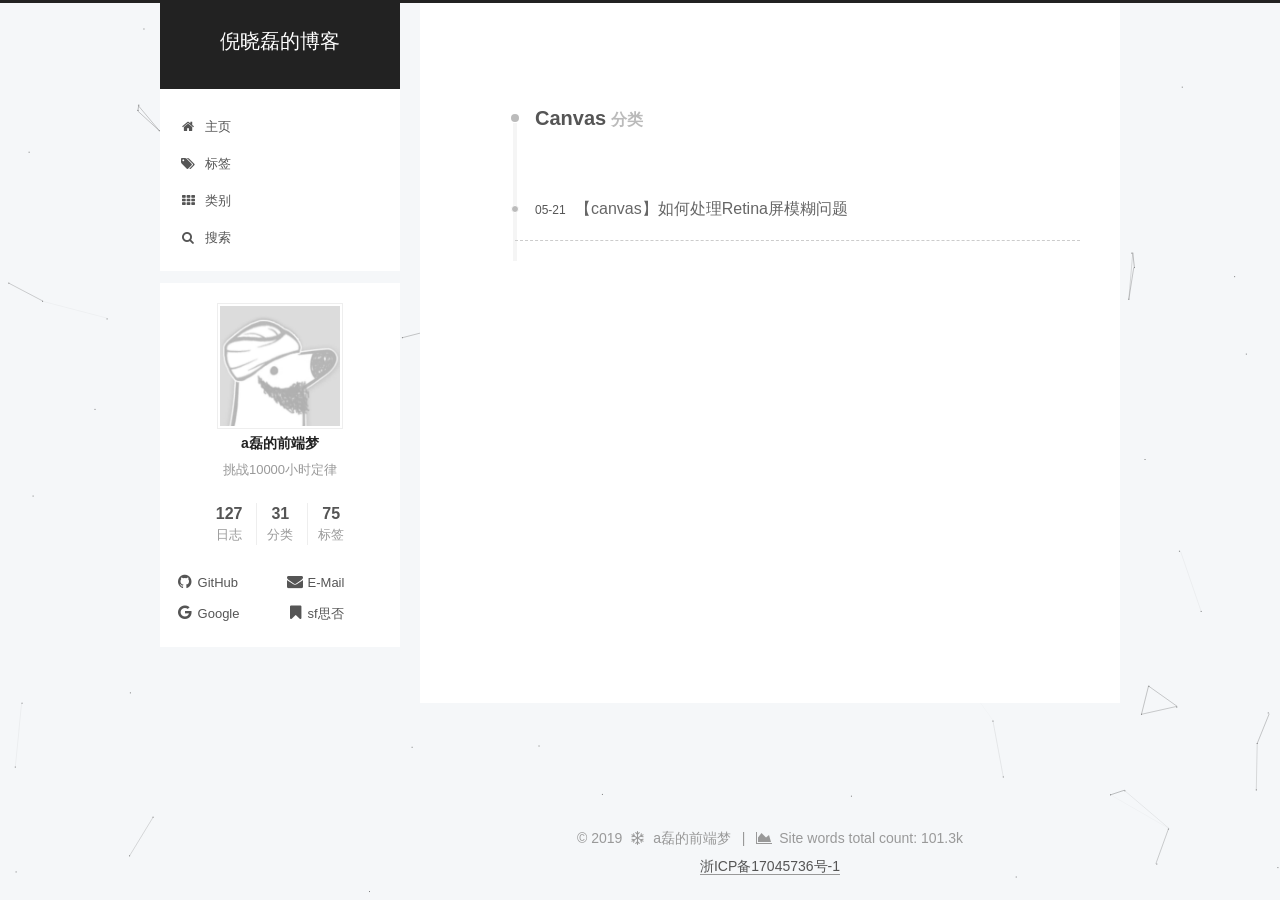
<file: categories/Canvas/index.html>
<!DOCTYPE html>




<html class="theme-next pisces" lang="zh-Hans">
<head><meta name="generator" content="Hexo 3.8.0">
  <meta charset="UTF-8">
<meta http-equiv="X-UA-Compatible" content="IE=edge">
<meta name="viewport" content="width=device-width, initial-scale=1, maximum-scale=1">
<meta name="theme-color" content="#222">
<meta name="google-site-verification" content="05q8BlYpNjXZYUDSdiPGL1DqJauEoquptd_o08ZaUSs">










<meta http-equiv="Cache-Control" content="no-transform">
<meta http-equiv="Cache-Control" content="no-siteapp">
















  
  
  <link href="/lib/fancybox/source/jquery.fancybox.css?v=2.1.5" rel="stylesheet" type="text/css">







<link href="/lib/font-awesome/css/font-awesome.min.css?v=4.6.2" rel="stylesheet" type="text/css">

<link href="/css/main.css?v=5.1.4" rel="stylesheet" type="text/css">


  <link rel="apple-touch-icon" sizes="180x180" href="/images/my_favicon_small.ico?v=5.1.4">


  <link rel="icon" type="image/png" sizes="32x32" href="/images/my_favicon.ico?v=5.1.4">


  <link rel="icon" type="image/png" sizes="16x16" href="/images/my_favicon_small.ico?v=5.1.4">


  <link rel="mask-icon" href="/images/logo.svg?v=5.1.4" color="#222">





  <meta name="keywords" content="倪晓磊, a磊, 倪晓磊的博客, a磊的前端梦, 全栈开发, 前端, 前端开发, nixiaolei, Node.js, webpack, JavaScript, HTML, CSS, Python, webGL">










<meta name="description" content="挑战10000小时定律">
<meta name="keywords" content="倪晓磊, a磊, 前端, 前端开发, nixiaolei, Node.js, webpack, JavaScript, HTML, CSS, Python, webGL">
<meta property="og:type" content="website">
<meta property="og:title" content="倪晓磊的博客">
<meta property="og:url" content="http://blog.nixiaolei.com/categories/Canvas/index.html">
<meta property="og:site_name" content="倪晓磊的博客">
<meta property="og:description" content="挑战10000小时定律">
<meta property="og:locale" content="zh-Hans">
<meta name="twitter:card" content="summary">
<meta name="twitter:title" content="倪晓磊的博客">
<meta name="twitter:description" content="挑战10000小时定律">



<script type="text/javascript" id="hexo.configurations">
  var NexT = window.NexT || {};
  var CONFIG = {
    root: '/',
    scheme: 'Pisces',
    version: '5.1.4',
    sidebar: {"position":"left","display":"post","offset":12,"b2t":false,"scrollpercent":false,"onmobile":false},
    fancybox: true,
    tabs: true,
    motion: {"enable":false,"async":false,"transition":{"post_block":"fadeIn","post_header":"slideDownIn","post_body":"slideDownIn","coll_header":"slideLeftIn","sidebar":"slideUpIn"}},
    duoshuo: {
      userId: '0',
      author: '博主'
    },
    algolia: {
      applicationID: '',
      apiKey: '',
      indexName: '',
      hits: "",
      labels: ""
    }
  };
</script>



  <link rel="canonical" href="http://blog.nixiaolei.com/categories/Canvas/">





  <title>分类: Canvas | 倪晓磊的博客</title>
  








</head>

<body itemscope itemtype="http://schema.org/WebPage" lang="zh-Hans">

  
  
    
  

  <div class="container sidebar-position-left ">
    <div class="headband"></div>

    <header id="header" class="header" itemscope itemtype="http://schema.org/WPHeader">
      <div class="header-inner"><div class="site-brand-wrapper">
  <div class="site-meta ">
    

    <div class="custom-logo-site-title">
      <a href="/" class="brand" rel="start">
        <span class="logo-line-before"><i></i></span>
        <span class="site-title">倪晓磊的博客</span>
        <span class="logo-line-after"><i></i></span>
      </a>
    </div>
      
        <h1 class="site-subtitle" itemprop="description"></h1>
      
  </div>

  <div class="site-nav-toggle">
    <button>
      <span class="btn-bar"></span>
      <span class="btn-bar"></span>
      <span class="btn-bar"></span>
    </button>
  </div>
</div>

<nav class="site-nav">
  

  
    <ul id="menu" class="menu">
      
        
        <li class="menu-item menu-item-主页">
          <a href="/" rel="section">
            
              <i class="menu-item-icon fa fa-fw fa-home"></i> <br>
            
            主页
          </a>
        </li>
      
        
        <li class="menu-item menu-item-标签">
          <a href="/tags/" rel="section">
            
              <i class="menu-item-icon fa fa-fw fa-tags"></i> <br>
            
            标签
          </a>
        </li>
      
        
        <li class="menu-item menu-item-类别">
          <a href="/categories/" rel="section">
            
              <i class="menu-item-icon fa fa-fw fa-th"></i> <br>
            
            类别
          </a>
        </li>
      

      
        <li class="menu-item menu-item-search">
          
            <a href="javascript:;" class="popup-trigger">
          
            
              <i class="menu-item-icon fa fa-search fa-fw"></i> <br>
            
            搜索
          </a>
        </li>
      
    </ul>
  

  
    <div class="site-search">
      
  <div class="popup search-popup local-search-popup">
  <div class="local-search-header clearfix">
    <span class="search-icon">
      <i class="fa fa-search"></i>
    </span>
    <span class="popup-btn-close">
      <i class="fa fa-times-circle"></i>
    </span>
    <div class="local-search-input-wrapper">
      <input autocomplete="off" placeholder="搜索..." spellcheck="false" type="text" id="local-search-input">
    </div>
  </div>
  <div id="local-search-result"></div>
</div>



    </div>
  
</nav>



 </div>
    </header>

    <main id="main" class="main">
      <div class="main-inner">
        <div class="content-wrap">
          <div id="content" class="content">
            

  
  
  
  <div class="post-block category">

    <div id="posts" class="posts-collapse">
      <div class="collection-title">
        <h2>Canvas<small>分类</small>
        </h2>
      </div>

      
        

  <article class="post post-type-normal" itemscope itemtype="http://schema.org/Article">
    <header class="post-header">

      <h3 class="post-title">
        
            <a class="post-title-link" href="/2019/05/21/【canvas】如何处理Retina屏模糊问题/" itemprop="url">
              
                <span itemprop="name">【canvas】如何处理Retina屏模糊问题</span>
              
            </a>
        
      </h3>

      <div class="post-meta">
        <time class="post-time" itemprop="dateCreated" datetime="2019-05-21T22:28:40+08:00" content="2019-05-21">
          05-21
        </time>
      </div>

    </header>
  </article>


      
    </div>

  </div>
  
  
  

  



          </div>
          


          

        </div>
        
          
  
  <div class="sidebar-toggle">
    <div class="sidebar-toggle-line-wrap">
      <span class="sidebar-toggle-line sidebar-toggle-line-first"></span>
      <span class="sidebar-toggle-line sidebar-toggle-line-middle"></span>
      <span class="sidebar-toggle-line sidebar-toggle-line-last"></span>
    </div>
  </div>

  <aside id="sidebar" class="sidebar">
    
    <div class="sidebar-inner">

      

      

      <section class="site-overview-wrap sidebar-panel sidebar-panel-active">
        <div class="site-overview">
          <div class="site-author motion-element" itemprop="author" itemscope itemtype="http://schema.org/Person">
            
              <img class="site-author-image" itemprop="image" src="/images/myavatar.jpg" alt="a磊的前端梦">
            
              <p class="site-author-name" itemprop="name">a磊的前端梦</p>
              <p class="site-description motion-element" itemprop="description">挑战10000小时定律</p>
          </div>

          <nav class="site-state motion-element">

            
              <div class="site-state-item site-state-posts">
              
                <a href="/archives">
              
                  <span class="site-state-item-count">127</span>
                  <span class="site-state-item-name">日志</span>
                </a>
              </div>
            

            
              
              
              <div class="site-state-item site-state-categories">
                <a href="/categories/index.html">
                  <span class="site-state-item-count">31</span>
                  <span class="site-state-item-name">分类</span>
                </a>
              </div>
            

            
              
              
              <div class="site-state-item site-state-tags">
                <a href="/tags/index.html">
                  <span class="site-state-item-count">75</span>
                  <span class="site-state-item-name">标签</span>
                </a>
              </div>
            

          </nav>

          

          
            <div class="links-of-author motion-element">
                
                  <span class="links-of-author-item">
                    <a rel="external nofollow" href="https://github.com/nixiaolei" target="_blank" title="GitHub">
                      
                        <i class="fa fa-fw fa-github"></i>GitHub</a>
                  </span>
                
                  <span class="links-of-author-item">
                    <a rel="external nofollow" href="mailto:nxl3477@foxmail.com" target="_blank" title="E-Mail">
                      
                        <i class="fa fa-fw fa-envelope"></i>E-Mail</a>
                  </span>
                
                  <span class="links-of-author-item">
                    <a rel="external nofollow" href="https://plus.google.com/nxl3477" target="_blank" title="Google">
                      
                        <i class="fa fa-fw fa-google"></i>Google</a>
                  </span>
                
                  <span class="links-of-author-item">
                    <a rel="external nofollow" href="https://segmentfault.com/u/nixiaolei" target="_blank" title="sf思否">
                      
                        <i class="fa fa-fw fa-bookmark"></i>sf思否</a>
                  </span>
                
            </div>
          

          
          

          
          

          

        </div>
      </section>

      

      

    </div>
  </aside>


        
      </div>
    </main>

    <footer id="footer" class="footer">
      <div class="footer-inner">
        <div class="copyright">&copy; <span itemprop="copyrightYear">2019</span>
  <span class="with-love">
    <i class="fa fa-snowflake-o"></i>
  </span>
  <span class="author" itemprop="copyrightHolder">a磊的前端梦</span>

  
    <span class="post-meta-divider">|</span>
    <span class="post-meta-item-icon">
      <i class="fa fa-area-chart"></i>
    </span>
    
      <span class="post-meta-item-text">Site words total count&#58;</span>
    
    <span title="Site words total count">101.3k</span>
  
</div>

<a href="http://www.beian.miit.gov.cn">浙ICP备17045736号-1</a> 










        







        
      </div>
    </footer>

    
      <div class="back-to-top">
        <i class="fa fa-arrow-up"></i>
        
      </div>
    

    

  </div>

  

<script type="text/javascript">
  if (Object.prototype.toString.call(window.Promise) !== '[object Function]') {
    window.Promise = null;
  }
</script>









  


  











  
  
    <script type="text/javascript" src="/lib/jquery/index.js?v=2.1.3"></script>
  

  
  
    <script type="text/javascript" src="/lib/fastclick/lib/fastclick.min.js?v=1.0.6"></script>
  

  
  
    <script type="text/javascript" src="/lib/jquery_lazyload/jquery.lazyload.js?v=1.9.7"></script>
  

  
  
    <script type="text/javascript" src="/lib/velocity/velocity.min.js?v=1.2.1"></script>
  

  
  
    <script type="text/javascript" src="/lib/velocity/velocity.ui.min.js?v=1.2.1"></script>
  

  
  
    <script type="text/javascript" src="/lib/fancybox/source/jquery.fancybox.pack.js?v=2.1.5"></script>
  

  
  
    <script type="text/javascript" src="/lib/canvas-nest/canvas-nest.min.js"></script>
  


  


  <script type="text/javascript" src="/js/src/utils.js?v=5.1.4"></script>

  <script type="text/javascript" src="/js/src/motion.js?v=5.1.4"></script>



  
  


  <script type="text/javascript" src="/js/src/affix.js?v=5.1.4"></script>

  <script type="text/javascript" src="/js/src/schemes/pisces.js?v=5.1.4"></script>



  

  


  <script type="text/javascript" src="/js/src/bootstrap.js?v=5.1.4"></script>



  


  




	





  





  













  

  <script type="text/javascript">
    // Popup Window;
    var isfetched = false;
    var isXml = true;
    // Search DB path;
    var search_path = "search.xml";
    if (search_path.length === 0) {
      search_path = "search.xml";
    } else if (/json$/i.test(search_path)) {
      isXml = false;
    }
    var path = "/" + search_path;
    // monitor main search box;

    var onPopupClose = function (e) {
      $('.popup').hide();
      $('#local-search-input').val('');
      $('.search-result-list').remove();
      $('#no-result').remove();
      $(".local-search-pop-overlay").remove();
      $('body').css('overflow', '');
    }

    function proceedsearch() {
      $("body")
        .append('<div class="search-popup-overlay local-search-pop-overlay"></div>')
        .css('overflow', 'hidden');
      $('.search-popup-overlay').click(onPopupClose);
      $('.popup').toggle();
      var $localSearchInput = $('#local-search-input');
      $localSearchInput.attr("autocapitalize", "none");
      $localSearchInput.attr("autocorrect", "off");
      $localSearchInput.focus();
    }

    // search function;
    var searchFunc = function(path, search_id, content_id) {
      'use strict';

      // start loading animation
      $("body")
        .append('<div class="search-popup-overlay local-search-pop-overlay">' +
          '<div id="search-loading-icon">' +
          '<i class="fa fa-spinner fa-pulse fa-5x fa-fw"></i>' +
          '</div>' +
          '</div>')
        .css('overflow', 'hidden');
      $("#search-loading-icon").css('margin', '20% auto 0 auto').css('text-align', 'center');

      $.ajax({
        url: path,
        dataType: isXml ? "xml" : "json",
        async: true,
        success: function(res) {
          // get the contents from search data
          isfetched = true;
          $('.popup').detach().appendTo('.header-inner');
          var datas = isXml ? $("entry", res).map(function() {
            return {
              title: $("title", this).text(),
              content: $("content",this).text(),
              url: $("url" , this).text()
            };
          }).get() : res;
          var input = document.getElementById(search_id);
          var resultContent = document.getElementById(content_id);
          var inputEventFunction = function() {
            var searchText = input.value.trim().toLowerCase();
            var keywords = searchText.split(/[\s\-]+/);
            if (keywords.length > 1) {
              keywords.push(searchText);
            }
            var resultItems = [];
            if (searchText.length > 0) {
              // perform local searching
              datas.forEach(function(data) {
                var isMatch = false;
                var hitCount = 0;
                var searchTextCount = 0;
                var title = data.title.trim();
                var titleInLowerCase = title.toLowerCase();
                var content = data.content.trim().replace(/<[^>]+>/g,"");
                var contentInLowerCase = content.toLowerCase();
                var articleUrl = decodeURIComponent(data.url);
                var indexOfTitle = [];
                var indexOfContent = [];
                // only match articles with not empty titles
                if(title != '') {
                  keywords.forEach(function(keyword) {
                    function getIndexByWord(word, text, caseSensitive) {
                      var wordLen = word.length;
                      if (wordLen === 0) {
                        return [];
                      }
                      var startPosition = 0, position = [], index = [];
                      if (!caseSensitive) {
                        text = text.toLowerCase();
                        word = word.toLowerCase();
                      }
                      while ((position = text.indexOf(word, startPosition)) > -1) {
                        index.push({position: position, word: word});
                        startPosition = position + wordLen;
                      }
                      return index;
                    }

                    indexOfTitle = indexOfTitle.concat(getIndexByWord(keyword, titleInLowerCase, false));
                    indexOfContent = indexOfContent.concat(getIndexByWord(keyword, contentInLowerCase, false));
                  });
                  if (indexOfTitle.length > 0 || indexOfContent.length > 0) {
                    isMatch = true;
                    hitCount = indexOfTitle.length + indexOfContent.length;
                  }
                }

                // show search results

                if (isMatch) {
                  // sort index by position of keyword

                  [indexOfTitle, indexOfContent].forEach(function (index) {
                    index.sort(function (itemLeft, itemRight) {
                      if (itemRight.position !== itemLeft.position) {
                        return itemRight.position - itemLeft.position;
                      } else {
                        return itemLeft.word.length - itemRight.word.length;
                      }
                    });
                  });

                  // merge hits into slices

                  function mergeIntoSlice(text, start, end, index) {
                    var item = index[index.length - 1];
                    var position = item.position;
                    var word = item.word;
                    var hits = [];
                    var searchTextCountInSlice = 0;
                    while (position + word.length <= end && index.length != 0) {
                      if (word === searchText) {
                        searchTextCountInSlice++;
                      }
                      hits.push({position: position, length: word.length});
                      var wordEnd = position + word.length;

                      // move to next position of hit

                      index.pop();
                      while (index.length != 0) {
                        item = index[index.length - 1];
                        position = item.position;
                        word = item.word;
                        if (wordEnd > position) {
                          index.pop();
                        } else {
                          break;
                        }
                      }
                    }
                    searchTextCount += searchTextCountInSlice;
                    return {
                      hits: hits,
                      start: start,
                      end: end,
                      searchTextCount: searchTextCountInSlice
                    };
                  }

                  var slicesOfTitle = [];
                  if (indexOfTitle.length != 0) {
                    slicesOfTitle.push(mergeIntoSlice(title, 0, title.length, indexOfTitle));
                  }

                  var slicesOfContent = [];
                  while (indexOfContent.length != 0) {
                    var item = indexOfContent[indexOfContent.length - 1];
                    var position = item.position;
                    var word = item.word;
                    // cut out 100 characters
                    var start = position - 20;
                    var end = position + 80;
                    if(start < 0){
                      start = 0;
                    }
                    if (end < position + word.length) {
                      end = position + word.length;
                    }
                    if(end > content.length){
                      end = content.length;
                    }
                    slicesOfContent.push(mergeIntoSlice(content, start, end, indexOfContent));
                  }

                  // sort slices in content by search text's count and hits' count

                  slicesOfContent.sort(function (sliceLeft, sliceRight) {
                    if (sliceLeft.searchTextCount !== sliceRight.searchTextCount) {
                      return sliceRight.searchTextCount - sliceLeft.searchTextCount;
                    } else if (sliceLeft.hits.length !== sliceRight.hits.length) {
                      return sliceRight.hits.length - sliceLeft.hits.length;
                    } else {
                      return sliceLeft.start - sliceRight.start;
                    }
                  });

                  // select top N slices in content

                  var upperBound = parseInt('1');
                  if (upperBound >= 0) {
                    slicesOfContent = slicesOfContent.slice(0, upperBound);
                  }

                  // highlight title and content

                  function highlightKeyword(text, slice) {
                    var result = '';
                    var prevEnd = slice.start;
                    slice.hits.forEach(function (hit) {
                      result += text.substring(prevEnd, hit.position);
                      var end = hit.position + hit.length;
                      result += '<b class="search-keyword">' + text.substring(hit.position, end) + '</b>';
                      prevEnd = end;
                    });
                    result += text.substring(prevEnd, slice.end);
                    return result;
                  }

                  var resultItem = '';

                  if (slicesOfTitle.length != 0) {
                    resultItem += "<li><a href='" + articleUrl + "' class='search-result-title'>" + highlightKeyword(title, slicesOfTitle[0]) + "</a>";
                  } else {
                    resultItem += "<li><a href='" + articleUrl + "' class='search-result-title'>" + title + "</a>";
                  }

                  slicesOfContent.forEach(function (slice) {
                    resultItem += "<a href='" + articleUrl + "'>" +
                      "<p class=\"search-result\">" + highlightKeyword(content, slice) +
                      "...</p>" + "</a>";
                  });

                  resultItem += "</li>";
                  resultItems.push({
                    item: resultItem,
                    searchTextCount: searchTextCount,
                    hitCount: hitCount,
                    id: resultItems.length
                  });
                }
              })
            };
            if (keywords.length === 1 && keywords[0] === "") {
              resultContent.innerHTML = '<div id="no-result"><i class="fa fa-search fa-5x" /></div>'
            } else if (resultItems.length === 0) {
              resultContent.innerHTML = '<div id="no-result"><i class="fa fa-frown-o fa-5x" /></div>'
            } else {
              resultItems.sort(function (resultLeft, resultRight) {
                if (resultLeft.searchTextCount !== resultRight.searchTextCount) {
                  return resultRight.searchTextCount - resultLeft.searchTextCount;
                } else if (resultLeft.hitCount !== resultRight.hitCount) {
                  return resultRight.hitCount - resultLeft.hitCount;
                } else {
                  return resultRight.id - resultLeft.id;
                }
              });
              var searchResultList = '<ul class=\"search-result-list\">';
              resultItems.forEach(function (result) {
                searchResultList += result.item;
              })
              searchResultList += "</ul>";
              resultContent.innerHTML = searchResultList;
            }
          }

          if ('auto' === 'auto') {
            input.addEventListener('input', inputEventFunction);
          } else {
            $('.search-icon').click(inputEventFunction);
            input.addEventListener('keypress', function (event) {
              if (event.keyCode === 13) {
                inputEventFunction();
              }
            });
          }

          // remove loading animation
          $(".local-search-pop-overlay").remove();
          $('body').css('overflow', '');

          proceedsearch();
        }
      });
    }

    // handle and trigger popup window;
    $('.popup-trigger').click(function(e) {
      e.stopPropagation();
      if (isfetched === false) {
        searchFunc(path, 'local-search-input', 'local-search-result');
      } else {
        proceedsearch();
      };
    });

    $('.popup-btn-close').click(onPopupClose);
    $('.popup').click(function(e){
      e.stopPropagation();
    });
    $(document).on('keyup', function (event) {
      var shouldDismissSearchPopup = event.which === 27 &&
        $('.search-popup').is(':visible');
      if (shouldDismissSearchPopup) {
        onPopupClose();
      }
    });
  </script>





  

  

  
<script>
(function(){
    var bp = document.createElement('script');
    var curProtocol = window.location.protocol.split(':')[0];
    if (curProtocol === 'https') {
        bp.src = 'https://zz.bdstatic.com/linksubmit/push.js';        
    }
    else {
        bp.src = 'http://push.zhanzhang.baidu.com/push.js';
    }
    var s = document.getElementsByTagName("script")[0];
    s.parentNode.insertBefore(bp, s);
})();
</script>


  
  

  

  

  


</body>
</html>
</file>
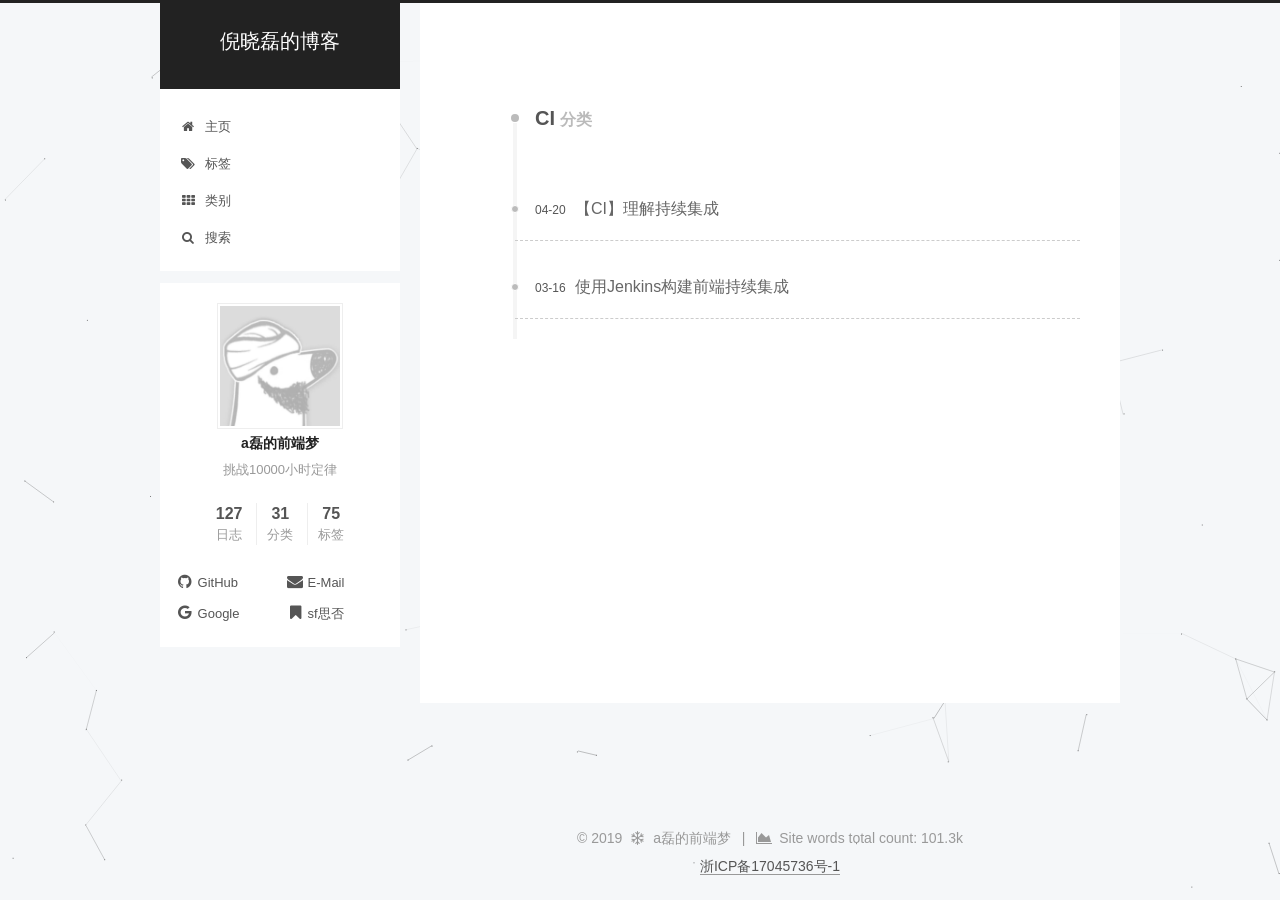
<file: categories/CI/index.html>
<!DOCTYPE html>




<html class="theme-next pisces" lang="zh-Hans">
<head><meta name="generator" content="Hexo 3.8.0">
  <meta charset="UTF-8">
<meta http-equiv="X-UA-Compatible" content="IE=edge">
<meta name="viewport" content="width=device-width, initial-scale=1, maximum-scale=1">
<meta name="theme-color" content="#222">
<meta name="google-site-verification" content="05q8BlYpNjXZYUDSdiPGL1DqJauEoquptd_o08ZaUSs">










<meta http-equiv="Cache-Control" content="no-transform">
<meta http-equiv="Cache-Control" content="no-siteapp">
















  
  
  <link href="/lib/fancybox/source/jquery.fancybox.css?v=2.1.5" rel="stylesheet" type="text/css">







<link href="/lib/font-awesome/css/font-awesome.min.css?v=4.6.2" rel="stylesheet" type="text/css">

<link href="/css/main.css?v=5.1.4" rel="stylesheet" type="text/css">


  <link rel="apple-touch-icon" sizes="180x180" href="/images/my_favicon_small.ico?v=5.1.4">


  <link rel="icon" type="image/png" sizes="32x32" href="/images/my_favicon.ico?v=5.1.4">


  <link rel="icon" type="image/png" sizes="16x16" href="/images/my_favicon_small.ico?v=5.1.4">


  <link rel="mask-icon" href="/images/logo.svg?v=5.1.4" color="#222">





  <meta name="keywords" content="倪晓磊, a磊, 倪晓磊的博客, a磊的前端梦, 全栈开发, 前端, 前端开发, nixiaolei, Node.js, webpack, JavaScript, HTML, CSS, Python, webGL">










<meta name="description" content="挑战10000小时定律">
<meta name="keywords" content="倪晓磊, a磊, 前端, 前端开发, nixiaolei, Node.js, webpack, JavaScript, HTML, CSS, Python, webGL">
<meta property="og:type" content="website">
<meta property="og:title" content="倪晓磊的博客">
<meta property="og:url" content="http://blog.nixiaolei.com/categories/CI/index.html">
<meta property="og:site_name" content="倪晓磊的博客">
<meta property="og:description" content="挑战10000小时定律">
<meta property="og:locale" content="zh-Hans">
<meta name="twitter:card" content="summary">
<meta name="twitter:title" content="倪晓磊的博客">
<meta name="twitter:description" content="挑战10000小时定律">



<script type="text/javascript" id="hexo.configurations">
  var NexT = window.NexT || {};
  var CONFIG = {
    root: '/',
    scheme: 'Pisces',
    version: '5.1.4',
    sidebar: {"position":"left","display":"post","offset":12,"b2t":false,"scrollpercent":false,"onmobile":false},
    fancybox: true,
    tabs: true,
    motion: {"enable":false,"async":false,"transition":{"post_block":"fadeIn","post_header":"slideDownIn","post_body":"slideDownIn","coll_header":"slideLeftIn","sidebar":"slideUpIn"}},
    duoshuo: {
      userId: '0',
      author: '博主'
    },
    algolia: {
      applicationID: '',
      apiKey: '',
      indexName: '',
      hits: "",
      labels: ""
    }
  };
</script>



  <link rel="canonical" href="http://blog.nixiaolei.com/categories/CI/">





  <title>分类: CI | 倪晓磊的博客</title>
  








</head>

<body itemscope itemtype="http://schema.org/WebPage" lang="zh-Hans">

  
  
    
  

  <div class="container sidebar-position-left ">
    <div class="headband"></div>

    <header id="header" class="header" itemscope itemtype="http://schema.org/WPHeader">
      <div class="header-inner"><div class="site-brand-wrapper">
  <div class="site-meta ">
    

    <div class="custom-logo-site-title">
      <a href="/" class="brand" rel="start">
        <span class="logo-line-before"><i></i></span>
        <span class="site-title">倪晓磊的博客</span>
        <span class="logo-line-after"><i></i></span>
      </a>
    </div>
      
        <h1 class="site-subtitle" itemprop="description"></h1>
      
  </div>

  <div class="site-nav-toggle">
    <button>
      <span class="btn-bar"></span>
      <span class="btn-bar"></span>
      <span class="btn-bar"></span>
    </button>
  </div>
</div>

<nav class="site-nav">
  

  
    <ul id="menu" class="menu">
      
        
        <li class="menu-item menu-item-主页">
          <a href="/" rel="section">
            
              <i class="menu-item-icon fa fa-fw fa-home"></i> <br>
            
            主页
          </a>
        </li>
      
        
        <li class="menu-item menu-item-标签">
          <a href="/tags/" rel="section">
            
              <i class="menu-item-icon fa fa-fw fa-tags"></i> <br>
            
            标签
          </a>
        </li>
      
        
        <li class="menu-item menu-item-类别">
          <a href="/categories/" rel="section">
            
              <i class="menu-item-icon fa fa-fw fa-th"></i> <br>
            
            类别
          </a>
        </li>
      

      
        <li class="menu-item menu-item-search">
          
            <a href="javascript:;" class="popup-trigger">
          
            
              <i class="menu-item-icon fa fa-search fa-fw"></i> <br>
            
            搜索
          </a>
        </li>
      
    </ul>
  

  
    <div class="site-search">
      
  <div class="popup search-popup local-search-popup">
  <div class="local-search-header clearfix">
    <span class="search-icon">
      <i class="fa fa-search"></i>
    </span>
    <span class="popup-btn-close">
      <i class="fa fa-times-circle"></i>
    </span>
    <div class="local-search-input-wrapper">
      <input autocomplete="off" placeholder="搜索..." spellcheck="false" type="text" id="local-search-input">
    </div>
  </div>
  <div id="local-search-result"></div>
</div>



    </div>
  
</nav>



 </div>
    </header>

    <main id="main" class="main">
      <div class="main-inner">
        <div class="content-wrap">
          <div id="content" class="content">
            

  
  
  
  <div class="post-block category">

    <div id="posts" class="posts-collapse">
      <div class="collection-title">
        <h2>CI<small>分类</small>
        </h2>
      </div>

      
        

  <article class="post post-type-normal" itemscope itemtype="http://schema.org/Article">
    <header class="post-header">

      <h3 class="post-title">
        
            <a class="post-title-link" href="/2019/04/20/【CI】理解持续集成/" itemprop="url">
              
                <span itemprop="name">【CI】理解持续集成</span>
              
            </a>
        
      </h3>

      <div class="post-meta">
        <time class="post-time" itemprop="dateCreated" datetime="2019-04-20T12:20:38+08:00" content="2019-04-20">
          04-20
        </time>
      </div>

    </header>
  </article>


      
        

  <article class="post post-type-normal" itemscope itemtype="http://schema.org/Article">
    <header class="post-header">

      <h3 class="post-title">
        
            <a class="post-title-link" href="/2019/03/16/使用Jenkins构建前端持续集成/" itemprop="url">
              
                <span itemprop="name">使用Jenkins构建前端持续集成</span>
              
            </a>
        
      </h3>

      <div class="post-meta">
        <time class="post-time" itemprop="dateCreated" datetime="2019-03-16T12:34:36+08:00" content="2019-03-16">
          03-16
        </time>
      </div>

    </header>
  </article>


      
    </div>

  </div>
  
  
  

  



          </div>
          


          

        </div>
        
          
  
  <div class="sidebar-toggle">
    <div class="sidebar-toggle-line-wrap">
      <span class="sidebar-toggle-line sidebar-toggle-line-first"></span>
      <span class="sidebar-toggle-line sidebar-toggle-line-middle"></span>
      <span class="sidebar-toggle-line sidebar-toggle-line-last"></span>
    </div>
  </div>

  <aside id="sidebar" class="sidebar">
    
    <div class="sidebar-inner">

      

      

      <section class="site-overview-wrap sidebar-panel sidebar-panel-active">
        <div class="site-overview">
          <div class="site-author motion-element" itemprop="author" itemscope itemtype="http://schema.org/Person">
            
              <img class="site-author-image" itemprop="image" src="/images/myavatar.jpg" alt="a磊的前端梦">
            
              <p class="site-author-name" itemprop="name">a磊的前端梦</p>
              <p class="site-description motion-element" itemprop="description">挑战10000小时定律</p>
          </div>

          <nav class="site-state motion-element">

            
              <div class="site-state-item site-state-posts">
              
                <a href="/archives">
              
                  <span class="site-state-item-count">127</span>
                  <span class="site-state-item-name">日志</span>
                </a>
              </div>
            

            
              
              
              <div class="site-state-item site-state-categories">
                <a href="/categories/index.html">
                  <span class="site-state-item-count">31</span>
                  <span class="site-state-item-name">分类</span>
                </a>
              </div>
            

            
              
              
              <div class="site-state-item site-state-tags">
                <a href="/tags/index.html">
                  <span class="site-state-item-count">75</span>
                  <span class="site-state-item-name">标签</span>
                </a>
              </div>
            

          </nav>

          

          
            <div class="links-of-author motion-element">
                
                  <span class="links-of-author-item">
                    <a rel="external nofollow" href="https://github.com/nixiaolei" target="_blank" title="GitHub">
                      
                        <i class="fa fa-fw fa-github"></i>GitHub</a>
                  </span>
                
                  <span class="links-of-author-item">
                    <a rel="external nofollow" href="mailto:nxl3477@foxmail.com" target="_blank" title="E-Mail">
                      
                        <i class="fa fa-fw fa-envelope"></i>E-Mail</a>
                  </span>
                
                  <span class="links-of-author-item">
                    <a rel="external nofollow" href="https://plus.google.com/nxl3477" target="_blank" title="Google">
                      
                        <i class="fa fa-fw fa-google"></i>Google</a>
                  </span>
                
                  <span class="links-of-author-item">
                    <a rel="external nofollow" href="https://segmentfault.com/u/nixiaolei" target="_blank" title="sf思否">
                      
                        <i class="fa fa-fw fa-bookmark"></i>sf思否</a>
                  </span>
                
            </div>
          

          
          

          
          

          

        </div>
      </section>

      

      

    </div>
  </aside>


        
      </div>
    </main>

    <footer id="footer" class="footer">
      <div class="footer-inner">
        <div class="copyright">&copy; <span itemprop="copyrightYear">2019</span>
  <span class="with-love">
    <i class="fa fa-snowflake-o"></i>
  </span>
  <span class="author" itemprop="copyrightHolder">a磊的前端梦</span>

  
    <span class="post-meta-divider">|</span>
    <span class="post-meta-item-icon">
      <i class="fa fa-area-chart"></i>
    </span>
    
      <span class="post-meta-item-text">Site words total count&#58;</span>
    
    <span title="Site words total count">101.3k</span>
  
</div>

<a href="http://www.beian.miit.gov.cn">浙ICP备17045736号-1</a> 










        







        
      </div>
    </footer>

    
      <div class="back-to-top">
        <i class="fa fa-arrow-up"></i>
        
      </div>
    

    

  </div>

  

<script type="text/javascript">
  if (Object.prototype.toString.call(window.Promise) !== '[object Function]') {
    window.Promise = null;
  }
</script>









  


  











  
  
    <script type="text/javascript" src="/lib/jquery/index.js?v=2.1.3"></script>
  

  
  
    <script type="text/javascript" src="/lib/fastclick/lib/fastclick.min.js?v=1.0.6"></script>
  

  
  
    <script type="text/javascript" src="/lib/jquery_lazyload/jquery.lazyload.js?v=1.9.7"></script>
  

  
  
    <script type="text/javascript" src="/lib/velocity/velocity.min.js?v=1.2.1"></script>
  

  
  
    <script type="text/javascript" src="/lib/velocity/velocity.ui.min.js?v=1.2.1"></script>
  

  
  
    <script type="text/javascript" src="/lib/fancybox/source/jquery.fancybox.pack.js?v=2.1.5"></script>
  

  
  
    <script type="text/javascript" src="/lib/canvas-nest/canvas-nest.min.js"></script>
  


  


  <script type="text/javascript" src="/js/src/utils.js?v=5.1.4"></script>

  <script type="text/javascript" src="/js/src/motion.js?v=5.1.4"></script>



  
  


  <script type="text/javascript" src="/js/src/affix.js?v=5.1.4"></script>

  <script type="text/javascript" src="/js/src/schemes/pisces.js?v=5.1.4"></script>



  

  


  <script type="text/javascript" src="/js/src/bootstrap.js?v=5.1.4"></script>



  


  




	





  





  













  

  <script type="text/javascript">
    // Popup Window;
    var isfetched = false;
    var isXml = true;
    // Search DB path;
    var search_path = "search.xml";
    if (search_path.length === 0) {
      search_path = "search.xml";
    } else if (/json$/i.test(search_path)) {
      isXml = false;
    }
    var path = "/" + search_path;
    // monitor main search box;

    var onPopupClose = function (e) {
      $('.popup').hide();
      $('#local-search-input').val('');
      $('.search-result-list').remove();
      $('#no-result').remove();
      $(".local-search-pop-overlay").remove();
      $('body').css('overflow', '');
    }

    function proceedsearch() {
      $("body")
        .append('<div class="search-popup-overlay local-search-pop-overlay"></div>')
        .css('overflow', 'hidden');
      $('.search-popup-overlay').click(onPopupClose);
      $('.popup').toggle();
      var $localSearchInput = $('#local-search-input');
      $localSearchInput.attr("autocapitalize", "none");
      $localSearchInput.attr("autocorrect", "off");
      $localSearchInput.focus();
    }

    // search function;
    var searchFunc = function(path, search_id, content_id) {
      'use strict';

      // start loading animation
      $("body")
        .append('<div class="search-popup-overlay local-search-pop-overlay">' +
          '<div id="search-loading-icon">' +
          '<i class="fa fa-spinner fa-pulse fa-5x fa-fw"></i>' +
          '</div>' +
          '</div>')
        .css('overflow', 'hidden');
      $("#search-loading-icon").css('margin', '20% auto 0 auto').css('text-align', 'center');

      $.ajax({
        url: path,
        dataType: isXml ? "xml" : "json",
        async: true,
        success: function(res) {
          // get the contents from search data
          isfetched = true;
          $('.popup').detach().appendTo('.header-inner');
          var datas = isXml ? $("entry", res).map(function() {
            return {
              title: $("title", this).text(),
              content: $("content",this).text(),
              url: $("url" , this).text()
            };
          }).get() : res;
          var input = document.getElementById(search_id);
          var resultContent = document.getElementById(content_id);
          var inputEventFunction = function() {
            var searchText = input.value.trim().toLowerCase();
            var keywords = searchText.split(/[\s\-]+/);
            if (keywords.length > 1) {
              keywords.push(searchText);
            }
            var resultItems = [];
            if (searchText.length > 0) {
              // perform local searching
              datas.forEach(function(data) {
                var isMatch = false;
                var hitCount = 0;
                var searchTextCount = 0;
                var title = data.title.trim();
                var titleInLowerCase = title.toLowerCase();
                var content = data.content.trim().replace(/<[^>]+>/g,"");
                var contentInLowerCase = content.toLowerCase();
                var articleUrl = decodeURIComponent(data.url);
                var indexOfTitle = [];
                var indexOfContent = [];
                // only match articles with not empty titles
                if(title != '') {
                  keywords.forEach(function(keyword) {
                    function getIndexByWord(word, text, caseSensitive) {
                      var wordLen = word.length;
                      if (wordLen === 0) {
                        return [];
                      }
                      var startPosition = 0, position = [], index = [];
                      if (!caseSensitive) {
                        text = text.toLowerCase();
                        word = word.toLowerCase();
                      }
                      while ((position = text.indexOf(word, startPosition)) > -1) {
                        index.push({position: position, word: word});
                        startPosition = position + wordLen;
                      }
                      return index;
                    }

                    indexOfTitle = indexOfTitle.concat(getIndexByWord(keyword, titleInLowerCase, false));
                    indexOfContent = indexOfContent.concat(getIndexByWord(keyword, contentInLowerCase, false));
                  });
                  if (indexOfTitle.length > 0 || indexOfContent.length > 0) {
                    isMatch = true;
                    hitCount = indexOfTitle.length + indexOfContent.length;
                  }
                }

                // show search results

                if (isMatch) {
                  // sort index by position of keyword

                  [indexOfTitle, indexOfContent].forEach(function (index) {
                    index.sort(function (itemLeft, itemRight) {
                      if (itemRight.position !== itemLeft.position) {
                        return itemRight.position - itemLeft.position;
                      } else {
                        return itemLeft.word.length - itemRight.word.length;
                      }
                    });
                  });

                  // merge hits into slices

                  function mergeIntoSlice(text, start, end, index) {
                    var item = index[index.length - 1];
                    var position = item.position;
                    var word = item.word;
                    var hits = [];
                    var searchTextCountInSlice = 0;
                    while (position + word.length <= end && index.length != 0) {
                      if (word === searchText) {
                        searchTextCountInSlice++;
                      }
                      hits.push({position: position, length: word.length});
                      var wordEnd = position + word.length;

                      // move to next position of hit

                      index.pop();
                      while (index.length != 0) {
                        item = index[index.length - 1];
                        position = item.position;
                        word = item.word;
                        if (wordEnd > position) {
                          index.pop();
                        } else {
                          break;
                        }
                      }
                    }
                    searchTextCount += searchTextCountInSlice;
                    return {
                      hits: hits,
                      start: start,
                      end: end,
                      searchTextCount: searchTextCountInSlice
                    };
                  }

                  var slicesOfTitle = [];
                  if (indexOfTitle.length != 0) {
                    slicesOfTitle.push(mergeIntoSlice(title, 0, title.length, indexOfTitle));
                  }

                  var slicesOfContent = [];
                  while (indexOfContent.length != 0) {
                    var item = indexOfContent[indexOfContent.length - 1];
                    var position = item.position;
                    var word = item.word;
                    // cut out 100 characters
                    var start = position - 20;
                    var end = position + 80;
                    if(start < 0){
                      start = 0;
                    }
                    if (end < position + word.length) {
                      end = position + word.length;
                    }
                    if(end > content.length){
                      end = content.length;
                    }
                    slicesOfContent.push(mergeIntoSlice(content, start, end, indexOfContent));
                  }

                  // sort slices in content by search text's count and hits' count

                  slicesOfContent.sort(function (sliceLeft, sliceRight) {
                    if (sliceLeft.searchTextCount !== sliceRight.searchTextCount) {
                      return sliceRight.searchTextCount - sliceLeft.searchTextCount;
                    } else if (sliceLeft.hits.length !== sliceRight.hits.length) {
                      return sliceRight.hits.length - sliceLeft.hits.length;
                    } else {
                      return sliceLeft.start - sliceRight.start;
                    }
                  });

                  // select top N slices in content

                  var upperBound = parseInt('1');
                  if (upperBound >= 0) {
                    slicesOfContent = slicesOfContent.slice(0, upperBound);
                  }

                  // highlight title and content

                  function highlightKeyword(text, slice) {
                    var result = '';
                    var prevEnd = slice.start;
                    slice.hits.forEach(function (hit) {
                      result += text.substring(prevEnd, hit.position);
                      var end = hit.position + hit.length;
                      result += '<b class="search-keyword">' + text.substring(hit.position, end) + '</b>';
                      prevEnd = end;
                    });
                    result += text.substring(prevEnd, slice.end);
                    return result;
                  }

                  var resultItem = '';

                  if (slicesOfTitle.length != 0) {
                    resultItem += "<li><a href='" + articleUrl + "' class='search-result-title'>" + highlightKeyword(title, slicesOfTitle[0]) + "</a>";
                  } else {
                    resultItem += "<li><a href='" + articleUrl + "' class='search-result-title'>" + title + "</a>";
                  }

                  slicesOfContent.forEach(function (slice) {
                    resultItem += "<a href='" + articleUrl + "'>" +
                      "<p class=\"search-result\">" + highlightKeyword(content, slice) +
                      "...</p>" + "</a>";
                  });

                  resultItem += "</li>";
                  resultItems.push({
                    item: resultItem,
                    searchTextCount: searchTextCount,
                    hitCount: hitCount,
                    id: resultItems.length
                  });
                }
              })
            };
            if (keywords.length === 1 && keywords[0] === "") {
              resultContent.innerHTML = '<div id="no-result"><i class="fa fa-search fa-5x" /></div>'
            } else if (resultItems.length === 0) {
              resultContent.innerHTML = '<div id="no-result"><i class="fa fa-frown-o fa-5x" /></div>'
            } else {
              resultItems.sort(function (resultLeft, resultRight) {
                if (resultLeft.searchTextCount !== resultRight.searchTextCount) {
                  return resultRight.searchTextCount - resultLeft.searchTextCount;
                } else if (resultLeft.hitCount !== resultRight.hitCount) {
                  return resultRight.hitCount - resultLeft.hitCount;
                } else {
                  return resultRight.id - resultLeft.id;
                }
              });
              var searchResultList = '<ul class=\"search-result-list\">';
              resultItems.forEach(function (result) {
                searchResultList += result.item;
              })
              searchResultList += "</ul>";
              resultContent.innerHTML = searchResultList;
            }
          }

          if ('auto' === 'auto') {
            input.addEventListener('input', inputEventFunction);
          } else {
            $('.search-icon').click(inputEventFunction);
            input.addEventListener('keypress', function (event) {
              if (event.keyCode === 13) {
                inputEventFunction();
              }
            });
          }

          // remove loading animation
          $(".local-search-pop-overlay").remove();
          $('body').css('overflow', '');

          proceedsearch();
        }
      });
    }

    // handle and trigger popup window;
    $('.popup-trigger').click(function(e) {
      e.stopPropagation();
      if (isfetched === false) {
        searchFunc(path, 'local-search-input', 'local-search-result');
      } else {
        proceedsearch();
      };
    });

    $('.popup-btn-close').click(onPopupClose);
    $('.popup').click(function(e){
      e.stopPropagation();
    });
    $(document).on('keyup', function (event) {
      var shouldDismissSearchPopup = event.which === 27 &&
        $('.search-popup').is(':visible');
      if (shouldDismissSearchPopup) {
        onPopupClose();
      }
    });
  </script>





  

  

  
<script>
(function(){
    var bp = document.createElement('script');
    var curProtocol = window.location.protocol.split(':')[0];
    if (curProtocol === 'https') {
        bp.src = 'https://zz.bdstatic.com/linksubmit/push.js';        
    }
    else {
        bp.src = 'http://push.zhanzhang.baidu.com/push.js';
    }
    var s = document.getElementsByTagName("script")[0];
    s.parentNode.insertBefore(bp, s);
})();
</script>


  
  

  

  

  


</body>
</html>
</file>
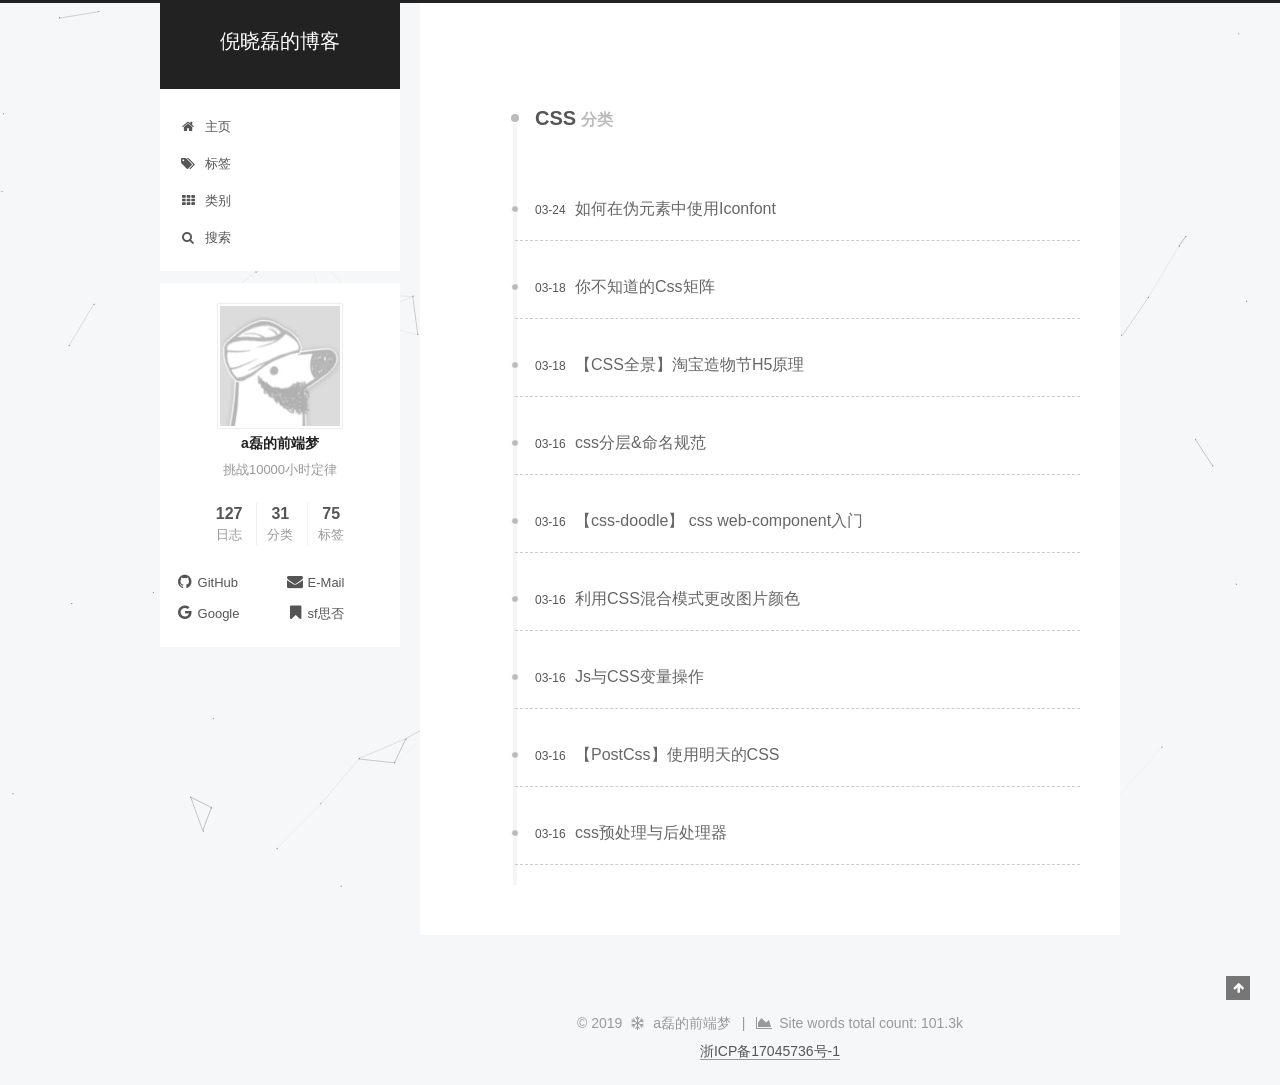
<file: categories/CSS/index.html>
<!DOCTYPE html>




<html class="theme-next pisces" lang="zh-Hans">
<head><meta name="generator" content="Hexo 3.8.0">
  <meta charset="UTF-8">
<meta http-equiv="X-UA-Compatible" content="IE=edge">
<meta name="viewport" content="width=device-width, initial-scale=1, maximum-scale=1">
<meta name="theme-color" content="#222">
<meta name="google-site-verification" content="05q8BlYpNjXZYUDSdiPGL1DqJauEoquptd_o08ZaUSs">










<meta http-equiv="Cache-Control" content="no-transform">
<meta http-equiv="Cache-Control" content="no-siteapp">
















  
  
  <link href="/lib/fancybox/source/jquery.fancybox.css?v=2.1.5" rel="stylesheet" type="text/css">







<link href="/lib/font-awesome/css/font-awesome.min.css?v=4.6.2" rel="stylesheet" type="text/css">

<link href="/css/main.css?v=5.1.4" rel="stylesheet" type="text/css">


  <link rel="apple-touch-icon" sizes="180x180" href="/images/my_favicon_small.ico?v=5.1.4">


  <link rel="icon" type="image/png" sizes="32x32" href="/images/my_favicon.ico?v=5.1.4">


  <link rel="icon" type="image/png" sizes="16x16" href="/images/my_favicon_small.ico?v=5.1.4">


  <link rel="mask-icon" href="/images/logo.svg?v=5.1.4" color="#222">





  <meta name="keywords" content="倪晓磊, a磊, 倪晓磊的博客, a磊的前端梦, 全栈开发, 前端, 前端开发, nixiaolei, Node.js, webpack, JavaScript, HTML, CSS, Python, webGL">










<meta name="description" content="挑战10000小时定律">
<meta name="keywords" content="倪晓磊, a磊, 前端, 前端开发, nixiaolei, Node.js, webpack, JavaScript, HTML, CSS, Python, webGL">
<meta property="og:type" content="website">
<meta property="og:title" content="倪晓磊的博客">
<meta property="og:url" content="http://blog.nixiaolei.com/categories/CSS/index.html">
<meta property="og:site_name" content="倪晓磊的博客">
<meta property="og:description" content="挑战10000小时定律">
<meta property="og:locale" content="zh-Hans">
<meta name="twitter:card" content="summary">
<meta name="twitter:title" content="倪晓磊的博客">
<meta name="twitter:description" content="挑战10000小时定律">



<script type="text/javascript" id="hexo.configurations">
  var NexT = window.NexT || {};
  var CONFIG = {
    root: '/',
    scheme: 'Pisces',
    version: '5.1.4',
    sidebar: {"position":"left","display":"post","offset":12,"b2t":false,"scrollpercent":false,"onmobile":false},
    fancybox: true,
    tabs: true,
    motion: {"enable":false,"async":false,"transition":{"post_block":"fadeIn","post_header":"slideDownIn","post_body":"slideDownIn","coll_header":"slideLeftIn","sidebar":"slideUpIn"}},
    duoshuo: {
      userId: '0',
      author: '博主'
    },
    algolia: {
      applicationID: '',
      apiKey: '',
      indexName: '',
      hits: "",
      labels: ""
    }
  };
</script>



  <link rel="canonical" href="http://blog.nixiaolei.com/categories/CSS/">





  <title>分类: CSS | 倪晓磊的博客</title>
  








</head>

<body itemscope itemtype="http://schema.org/WebPage" lang="zh-Hans">

  
  
    
  

  <div class="container sidebar-position-left ">
    <div class="headband"></div>

    <header id="header" class="header" itemscope itemtype="http://schema.org/WPHeader">
      <div class="header-inner"><div class="site-brand-wrapper">
  <div class="site-meta ">
    

    <div class="custom-logo-site-title">
      <a href="/" class="brand" rel="start">
        <span class="logo-line-before"><i></i></span>
        <span class="site-title">倪晓磊的博客</span>
        <span class="logo-line-after"><i></i></span>
      </a>
    </div>
      
        <h1 class="site-subtitle" itemprop="description"></h1>
      
  </div>

  <div class="site-nav-toggle">
    <button>
      <span class="btn-bar"></span>
      <span class="btn-bar"></span>
      <span class="btn-bar"></span>
    </button>
  </div>
</div>

<nav class="site-nav">
  

  
    <ul id="menu" class="menu">
      
        
        <li class="menu-item menu-item-主页">
          <a href="/" rel="section">
            
              <i class="menu-item-icon fa fa-fw fa-home"></i> <br>
            
            主页
          </a>
        </li>
      
        
        <li class="menu-item menu-item-标签">
          <a href="/tags/" rel="section">
            
              <i class="menu-item-icon fa fa-fw fa-tags"></i> <br>
            
            标签
          </a>
        </li>
      
        
        <li class="menu-item menu-item-类别">
          <a href="/categories/" rel="section">
            
              <i class="menu-item-icon fa fa-fw fa-th"></i> <br>
            
            类别
          </a>
        </li>
      

      
        <li class="menu-item menu-item-search">
          
            <a href="javascript:;" class="popup-trigger">
          
            
              <i class="menu-item-icon fa fa-search fa-fw"></i> <br>
            
            搜索
          </a>
        </li>
      
    </ul>
  

  
    <div class="site-search">
      
  <div class="popup search-popup local-search-popup">
  <div class="local-search-header clearfix">
    <span class="search-icon">
      <i class="fa fa-search"></i>
    </span>
    <span class="popup-btn-close">
      <i class="fa fa-times-circle"></i>
    </span>
    <div class="local-search-input-wrapper">
      <input autocomplete="off" placeholder="搜索..." spellcheck="false" type="text" id="local-search-input">
    </div>
  </div>
  <div id="local-search-result"></div>
</div>



    </div>
  
</nav>



 </div>
    </header>

    <main id="main" class="main">
      <div class="main-inner">
        <div class="content-wrap">
          <div id="content" class="content">
            

  
  
  
  <div class="post-block category">

    <div id="posts" class="posts-collapse">
      <div class="collection-title">
        <h2>CSS<small>分类</small>
        </h2>
      </div>

      
        

  <article class="post post-type-normal" itemscope itemtype="http://schema.org/Article">
    <header class="post-header">

      <h3 class="post-title">
        
            <a class="post-title-link" href="/2019/03/24/如何在伪元素中使用Iconfont/" itemprop="url">
              
                <span itemprop="name">如何在伪元素中使用Iconfont</span>
              
            </a>
        
      </h3>

      <div class="post-meta">
        <time class="post-time" itemprop="dateCreated" datetime="2019-03-24T14:45:47+08:00" content="2019-03-24">
          03-24
        </time>
      </div>

    </header>
  </article>


      
        

  <article class="post post-type-normal" itemscope itemtype="http://schema.org/Article">
    <header class="post-header">

      <h3 class="post-title">
        
            <a class="post-title-link" href="/2019/03/18/【CSS矩阵】你不知道的Css矩阵/" itemprop="url">
              
                <span itemprop="name">你不知道的Css矩阵</span>
              
            </a>
        
      </h3>

      <div class="post-meta">
        <time class="post-time" itemprop="dateCreated" datetime="2019-03-18T15:54:33+08:00" content="2019-03-18">
          03-18
        </time>
      </div>

    </header>
  </article>


      
        

  <article class="post post-type-normal" itemscope itemtype="http://schema.org/Article">
    <header class="post-header">

      <h3 class="post-title">
        
            <a class="post-title-link" href="/2019/03/18/【CSS全景】淘宝造物节H5原理/" itemprop="url">
              
                <span itemprop="name">【CSS全景】淘宝造物节H5原理</span>
              
            </a>
        
      </h3>

      <div class="post-meta">
        <time class="post-time" itemprop="dateCreated" datetime="2019-03-18T15:49:50+08:00" content="2019-03-18">
          03-18
        </time>
      </div>

    </header>
  </article>


      
        

  <article class="post post-type-normal" itemscope itemtype="http://schema.org/Article">
    <header class="post-header">

      <h3 class="post-title">
        
            <a class="post-title-link" href="/2019/03/16/css分层-命名规范/" itemprop="url">
              
                <span itemprop="name">css分层&命名规范</span>
              
            </a>
        
      </h3>

      <div class="post-meta">
        <time class="post-time" itemprop="dateCreated" datetime="2019-03-16T23:32:55+08:00" content="2019-03-16">
          03-16
        </time>
      </div>

    </header>
  </article>


      
        

  <article class="post post-type-normal" itemscope itemtype="http://schema.org/Article">
    <header class="post-header">

      <h3 class="post-title">
        
            <a class="post-title-link" href="/2019/03/16/【css-doodle】css-web-component入门/" itemprop="url">
              
                <span itemprop="name">【css-doodle】 css web-component入门</span>
              
            </a>
        
      </h3>

      <div class="post-meta">
        <time class="post-time" itemprop="dateCreated" datetime="2019-03-16T20:36:22+08:00" content="2019-03-16">
          03-16
        </time>
      </div>

    </header>
  </article>


      
        

  <article class="post post-type-normal" itemscope itemtype="http://schema.org/Article">
    <header class="post-header">

      <h3 class="post-title">
        
            <a class="post-title-link" href="/2019/03/16/利用CSS混合模式更改图片颜色/" itemprop="url">
              
                <span itemprop="name">利用CSS混合模式更改图片颜色</span>
              
            </a>
        
      </h3>

      <div class="post-meta">
        <time class="post-time" itemprop="dateCreated" datetime="2019-03-16T18:34:26+08:00" content="2019-03-16">
          03-16
        </time>
      </div>

    </header>
  </article>


      
        

  <article class="post post-type-normal" itemscope itemtype="http://schema.org/Article">
    <header class="post-header">

      <h3 class="post-title">
        
            <a class="post-title-link" href="/2019/03/16/Js与CSS变量操作/" itemprop="url">
              
                <span itemprop="name">Js与CSS变量操作</span>
              
            </a>
        
      </h3>

      <div class="post-meta">
        <time class="post-time" itemprop="dateCreated" datetime="2019-03-16T17:47:07+08:00" content="2019-03-16">
          03-16
        </time>
      </div>

    </header>
  </article>


      
        

  <article class="post post-type-normal" itemscope itemtype="http://schema.org/Article">
    <header class="post-header">

      <h3 class="post-title">
        
            <a class="post-title-link" href="/2019/03/16/【PostCss】使用明天的CSS/" itemprop="url">
              
                <span itemprop="name">【PostCss】使用明天的CSS</span>
              
            </a>
        
      </h3>

      <div class="post-meta">
        <time class="post-time" itemprop="dateCreated" datetime="2019-03-16T13:30:24+08:00" content="2019-03-16">
          03-16
        </time>
      </div>

    </header>
  </article>


      
        

  <article class="post post-type-normal" itemscope itemtype="http://schema.org/Article">
    <header class="post-header">

      <h3 class="post-title">
        
            <a class="post-title-link" href="/2019/03/16/css预处理与后处理器/" itemprop="url">
              
                <span itemprop="name">css预处理与后处理器</span>
              
            </a>
        
      </h3>

      <div class="post-meta">
        <time class="post-time" itemprop="dateCreated" datetime="2019-03-16T12:20:43+08:00" content="2019-03-16">
          03-16
        </time>
      </div>

    </header>
  </article>


      
    </div>

  </div>
  
  
  

  



          </div>
          


          

        </div>
        
          
  
  <div class="sidebar-toggle">
    <div class="sidebar-toggle-line-wrap">
      <span class="sidebar-toggle-line sidebar-toggle-line-first"></span>
      <span class="sidebar-toggle-line sidebar-toggle-line-middle"></span>
      <span class="sidebar-toggle-line sidebar-toggle-line-last"></span>
    </div>
  </div>

  <aside id="sidebar" class="sidebar">
    
    <div class="sidebar-inner">

      

      

      <section class="site-overview-wrap sidebar-panel sidebar-panel-active">
        <div class="site-overview">
          <div class="site-author motion-element" itemprop="author" itemscope itemtype="http://schema.org/Person">
            
              <img class="site-author-image" itemprop="image" src="/images/myavatar.jpg" alt="a磊的前端梦">
            
              <p class="site-author-name" itemprop="name">a磊的前端梦</p>
              <p class="site-description motion-element" itemprop="description">挑战10000小时定律</p>
          </div>

          <nav class="site-state motion-element">

            
              <div class="site-state-item site-state-posts">
              
                <a href="/archives">
              
                  <span class="site-state-item-count">127</span>
                  <span class="site-state-item-name">日志</span>
                </a>
              </div>
            

            
              
              
              <div class="site-state-item site-state-categories">
                <a href="/categories/index.html">
                  <span class="site-state-item-count">31</span>
                  <span class="site-state-item-name">分类</span>
                </a>
              </div>
            

            
              
              
              <div class="site-state-item site-state-tags">
                <a href="/tags/index.html">
                  <span class="site-state-item-count">75</span>
                  <span class="site-state-item-name">标签</span>
                </a>
              </div>
            

          </nav>

          

          
            <div class="links-of-author motion-element">
                
                  <span class="links-of-author-item">
                    <a rel="external nofollow" href="https://github.com/nixiaolei" target="_blank" title="GitHub">
                      
                        <i class="fa fa-fw fa-github"></i>GitHub</a>
                  </span>
                
                  <span class="links-of-author-item">
                    <a rel="external nofollow" href="mailto:nxl3477@foxmail.com" target="_blank" title="E-Mail">
                      
                        <i class="fa fa-fw fa-envelope"></i>E-Mail</a>
                  </span>
                
                  <span class="links-of-author-item">
                    <a rel="external nofollow" href="https://plus.google.com/nxl3477" target="_blank" title="Google">
                      
                        <i class="fa fa-fw fa-google"></i>Google</a>
                  </span>
                
                  <span class="links-of-author-item">
                    <a rel="external nofollow" href="https://segmentfault.com/u/nixiaolei" target="_blank" title="sf思否">
                      
                        <i class="fa fa-fw fa-bookmark"></i>sf思否</a>
                  </span>
                
            </div>
          

          
          

          
          

          

        </div>
      </section>

      

      

    </div>
  </aside>


        
      </div>
    </main>

    <footer id="footer" class="footer">
      <div class="footer-inner">
        <div class="copyright">&copy; <span itemprop="copyrightYear">2019</span>
  <span class="with-love">
    <i class="fa fa-snowflake-o"></i>
  </span>
  <span class="author" itemprop="copyrightHolder">a磊的前端梦</span>

  
    <span class="post-meta-divider">|</span>
    <span class="post-meta-item-icon">
      <i class="fa fa-area-chart"></i>
    </span>
    
      <span class="post-meta-item-text">Site words total count&#58;</span>
    
    <span title="Site words total count">101.3k</span>
  
</div>

<a href="http://www.beian.miit.gov.cn">浙ICP备17045736号-1</a> 










        







        
      </div>
    </footer>

    
      <div class="back-to-top">
        <i class="fa fa-arrow-up"></i>
        
      </div>
    

    

  </div>

  

<script type="text/javascript">
  if (Object.prototype.toString.call(window.Promise) !== '[object Function]') {
    window.Promise = null;
  }
</script>









  


  











  
  
    <script type="text/javascript" src="/lib/jquery/index.js?v=2.1.3"></script>
  

  
  
    <script type="text/javascript" src="/lib/fastclick/lib/fastclick.min.js?v=1.0.6"></script>
  

  
  
    <script type="text/javascript" src="/lib/jquery_lazyload/jquery.lazyload.js?v=1.9.7"></script>
  

  
  
    <script type="text/javascript" src="/lib/velocity/velocity.min.js?v=1.2.1"></script>
  

  
  
    <script type="text/javascript" src="/lib/velocity/velocity.ui.min.js?v=1.2.1"></script>
  

  
  
    <script type="text/javascript" src="/lib/fancybox/source/jquery.fancybox.pack.js?v=2.1.5"></script>
  

  
  
    <script type="text/javascript" src="/lib/canvas-nest/canvas-nest.min.js"></script>
  


  


  <script type="text/javascript" src="/js/src/utils.js?v=5.1.4"></script>

  <script type="text/javascript" src="/js/src/motion.js?v=5.1.4"></script>



  
  


  <script type="text/javascript" src="/js/src/affix.js?v=5.1.4"></script>

  <script type="text/javascript" src="/js/src/schemes/pisces.js?v=5.1.4"></script>



  

  


  <script type="text/javascript" src="/js/src/bootstrap.js?v=5.1.4"></script>



  


  




	





  





  













  

  <script type="text/javascript">
    // Popup Window;
    var isfetched = false;
    var isXml = true;
    // Search DB path;
    var search_path = "search.xml";
    if (search_path.length === 0) {
      search_path = "search.xml";
    } else if (/json$/i.test(search_path)) {
      isXml = false;
    }
    var path = "/" + search_path;
    // monitor main search box;

    var onPopupClose = function (e) {
      $('.popup').hide();
      $('#local-search-input').val('');
      $('.search-result-list').remove();
      $('#no-result').remove();
      $(".local-search-pop-overlay").remove();
      $('body').css('overflow', '');
    }

    function proceedsearch() {
      $("body")
        .append('<div class="search-popup-overlay local-search-pop-overlay"></div>')
        .css('overflow', 'hidden');
      $('.search-popup-overlay').click(onPopupClose);
      $('.popup').toggle();
      var $localSearchInput = $('#local-search-input');
      $localSearchInput.attr("autocapitalize", "none");
      $localSearchInput.attr("autocorrect", "off");
      $localSearchInput.focus();
    }

    // search function;
    var searchFunc = function(path, search_id, content_id) {
      'use strict';

      // start loading animation
      $("body")
        .append('<div class="search-popup-overlay local-search-pop-overlay">' +
          '<div id="search-loading-icon">' +
          '<i class="fa fa-spinner fa-pulse fa-5x fa-fw"></i>' +
          '</div>' +
          '</div>')
        .css('overflow', 'hidden');
      $("#search-loading-icon").css('margin', '20% auto 0 auto').css('text-align', 'center');

      $.ajax({
        url: path,
        dataType: isXml ? "xml" : "json",
        async: true,
        success: function(res) {
          // get the contents from search data
          isfetched = true;
          $('.popup').detach().appendTo('.header-inner');
          var datas = isXml ? $("entry", res).map(function() {
            return {
              title: $("title", this).text(),
              content: $("content",this).text(),
              url: $("url" , this).text()
            };
          }).get() : res;
          var input = document.getElementById(search_id);
          var resultContent = document.getElementById(content_id);
          var inputEventFunction = function() {
            var searchText = input.value.trim().toLowerCase();
            var keywords = searchText.split(/[\s\-]+/);
            if (keywords.length > 1) {
              keywords.push(searchText);
            }
            var resultItems = [];
            if (searchText.length > 0) {
              // perform local searching
              datas.forEach(function(data) {
                var isMatch = false;
                var hitCount = 0;
                var searchTextCount = 0;
                var title = data.title.trim();
                var titleInLowerCase = title.toLowerCase();
                var content = data.content.trim().replace(/<[^>]+>/g,"");
                var contentInLowerCase = content.toLowerCase();
                var articleUrl = decodeURIComponent(data.url);
                var indexOfTitle = [];
                var indexOfContent = [];
                // only match articles with not empty titles
                if(title != '') {
                  keywords.forEach(function(keyword) {
                    function getIndexByWord(word, text, caseSensitive) {
                      var wordLen = word.length;
                      if (wordLen === 0) {
                        return [];
                      }
                      var startPosition = 0, position = [], index = [];
                      if (!caseSensitive) {
                        text = text.toLowerCase();
                        word = word.toLowerCase();
                      }
                      while ((position = text.indexOf(word, startPosition)) > -1) {
                        index.push({position: position, word: word});
                        startPosition = position + wordLen;
                      }
                      return index;
                    }

                    indexOfTitle = indexOfTitle.concat(getIndexByWord(keyword, titleInLowerCase, false));
                    indexOfContent = indexOfContent.concat(getIndexByWord(keyword, contentInLowerCase, false));
                  });
                  if (indexOfTitle.length > 0 || indexOfContent.length > 0) {
                    isMatch = true;
                    hitCount = indexOfTitle.length + indexOfContent.length;
                  }
                }

                // show search results

                if (isMatch) {
                  // sort index by position of keyword

                  [indexOfTitle, indexOfContent].forEach(function (index) {
                    index.sort(function (itemLeft, itemRight) {
                      if (itemRight.position !== itemLeft.position) {
                        return itemRight.position - itemLeft.position;
                      } else {
                        return itemLeft.word.length - itemRight.word.length;
                      }
                    });
                  });

                  // merge hits into slices

                  function mergeIntoSlice(text, start, end, index) {
                    var item = index[index.length - 1];
                    var position = item.position;
                    var word = item.word;
                    var hits = [];
                    var searchTextCountInSlice = 0;
                    while (position + word.length <= end && index.length != 0) {
                      if (word === searchText) {
                        searchTextCountInSlice++;
                      }
                      hits.push({position: position, length: word.length});
                      var wordEnd = position + word.length;

                      // move to next position of hit

                      index.pop();
                      while (index.length != 0) {
                        item = index[index.length - 1];
                        position = item.position;
                        word = item.word;
                        if (wordEnd > position) {
                          index.pop();
                        } else {
                          break;
                        }
                      }
                    }
                    searchTextCount += searchTextCountInSlice;
                    return {
                      hits: hits,
                      start: start,
                      end: end,
                      searchTextCount: searchTextCountInSlice
                    };
                  }

                  var slicesOfTitle = [];
                  if (indexOfTitle.length != 0) {
                    slicesOfTitle.push(mergeIntoSlice(title, 0, title.length, indexOfTitle));
                  }

                  var slicesOfContent = [];
                  while (indexOfContent.length != 0) {
                    var item = indexOfContent[indexOfContent.length - 1];
                    var position = item.position;
                    var word = item.word;
                    // cut out 100 characters
                    var start = position - 20;
                    var end = position + 80;
                    if(start < 0){
                      start = 0;
                    }
                    if (end < position + word.length) {
                      end = position + word.length;
                    }
                    if(end > content.length){
                      end = content.length;
                    }
                    slicesOfContent.push(mergeIntoSlice(content, start, end, indexOfContent));
                  }

                  // sort slices in content by search text's count and hits' count

                  slicesOfContent.sort(function (sliceLeft, sliceRight) {
                    if (sliceLeft.searchTextCount !== sliceRight.searchTextCount) {
                      return sliceRight.searchTextCount - sliceLeft.searchTextCount;
                    } else if (sliceLeft.hits.length !== sliceRight.hits.length) {
                      return sliceRight.hits.length - sliceLeft.hits.length;
                    } else {
                      return sliceLeft.start - sliceRight.start;
                    }
                  });

                  // select top N slices in content

                  var upperBound = parseInt('1');
                  if (upperBound >= 0) {
                    slicesOfContent = slicesOfContent.slice(0, upperBound);
                  }

                  // highlight title and content

                  function highlightKeyword(text, slice) {
                    var result = '';
                    var prevEnd = slice.start;
                    slice.hits.forEach(function (hit) {
                      result += text.substring(prevEnd, hit.position);
                      var end = hit.position + hit.length;
                      result += '<b class="search-keyword">' + text.substring(hit.position, end) + '</b>';
                      prevEnd = end;
                    });
                    result += text.substring(prevEnd, slice.end);
                    return result;
                  }

                  var resultItem = '';

                  if (slicesOfTitle.length != 0) {
                    resultItem += "<li><a href='" + articleUrl + "' class='search-result-title'>" + highlightKeyword(title, slicesOfTitle[0]) + "</a>";
                  } else {
                    resultItem += "<li><a href='" + articleUrl + "' class='search-result-title'>" + title + "</a>";
                  }

                  slicesOfContent.forEach(function (slice) {
                    resultItem += "<a href='" + articleUrl + "'>" +
                      "<p class=\"search-result\">" + highlightKeyword(content, slice) +
                      "...</p>" + "</a>";
                  });

                  resultItem += "</li>";
                  resultItems.push({
                    item: resultItem,
                    searchTextCount: searchTextCount,
                    hitCount: hitCount,
                    id: resultItems.length
                  });
                }
              })
            };
            if (keywords.length === 1 && keywords[0] === "") {
              resultContent.innerHTML = '<div id="no-result"><i class="fa fa-search fa-5x" /></div>'
            } else if (resultItems.length === 0) {
              resultContent.innerHTML = '<div id="no-result"><i class="fa fa-frown-o fa-5x" /></div>'
            } else {
              resultItems.sort(function (resultLeft, resultRight) {
                if (resultLeft.searchTextCount !== resultRight.searchTextCount) {
                  return resultRight.searchTextCount - resultLeft.searchTextCount;
                } else if (resultLeft.hitCount !== resultRight.hitCount) {
                  return resultRight.hitCount - resultLeft.hitCount;
                } else {
                  return resultRight.id - resultLeft.id;
                }
              });
              var searchResultList = '<ul class=\"search-result-list\">';
              resultItems.forEach(function (result) {
                searchResultList += result.item;
              })
              searchResultList += "</ul>";
              resultContent.innerHTML = searchResultList;
            }
          }

          if ('auto' === 'auto') {
            input.addEventListener('input', inputEventFunction);
          } else {
            $('.search-icon').click(inputEventFunction);
            input.addEventListener('keypress', function (event) {
              if (event.keyCode === 13) {
                inputEventFunction();
              }
            });
          }

          // remove loading animation
          $(".local-search-pop-overlay").remove();
          $('body').css('overflow', '');

          proceedsearch();
        }
      });
    }

    // handle and trigger popup window;
    $('.popup-trigger').click(function(e) {
      e.stopPropagation();
      if (isfetched === false) {
        searchFunc(path, 'local-search-input', 'local-search-result');
      } else {
        proceedsearch();
      };
    });

    $('.popup-btn-close').click(onPopupClose);
    $('.popup').click(function(e){
      e.stopPropagation();
    });
    $(document).on('keyup', function (event) {
      var shouldDismissSearchPopup = event.which === 27 &&
        $('.search-popup').is(':visible');
      if (shouldDismissSearchPopup) {
        onPopupClose();
      }
    });
  </script>





  

  

  
<script>
(function(){
    var bp = document.createElement('script');
    var curProtocol = window.location.protocol.split(':')[0];
    if (curProtocol === 'https') {
        bp.src = 'https://zz.bdstatic.com/linksubmit/push.js';        
    }
    else {
        bp.src = 'http://push.zhanzhang.baidu.com/push.js';
    }
    var s = document.getElementsByTagName("script")[0];
    s.parentNode.insertBefore(bp, s);
})();
</script>


  
  

  

  

  


</body>
</html>
</file>
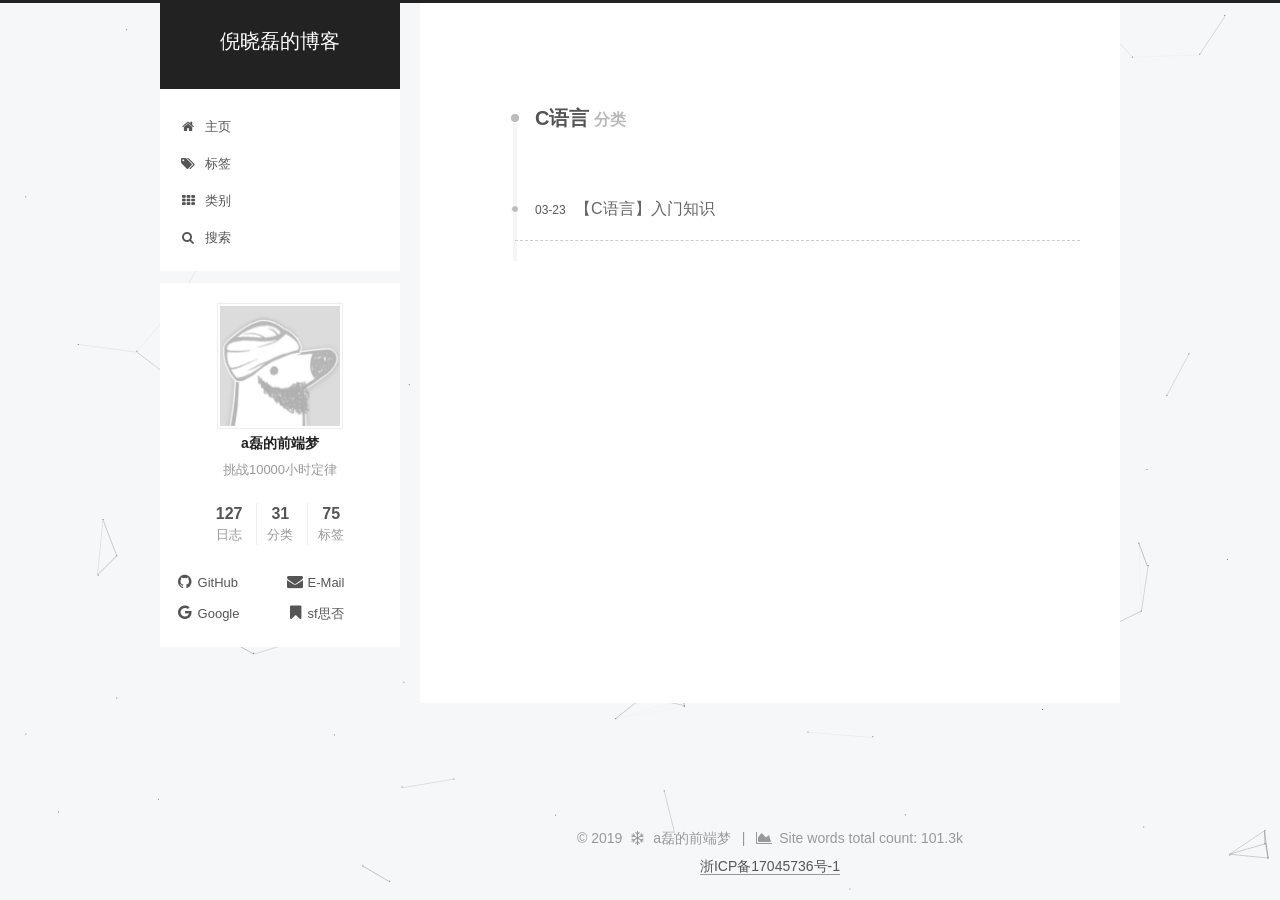
<file: categories/C语言/index.html>
<!DOCTYPE html>




<html class="theme-next pisces" lang="zh-Hans">
<head><meta name="generator" content="Hexo 3.8.0">
  <meta charset="UTF-8">
<meta http-equiv="X-UA-Compatible" content="IE=edge">
<meta name="viewport" content="width=device-width, initial-scale=1, maximum-scale=1">
<meta name="theme-color" content="#222">
<meta name="google-site-verification" content="05q8BlYpNjXZYUDSdiPGL1DqJauEoquptd_o08ZaUSs">










<meta http-equiv="Cache-Control" content="no-transform">
<meta http-equiv="Cache-Control" content="no-siteapp">
















  
  
  <link href="/lib/fancybox/source/jquery.fancybox.css?v=2.1.5" rel="stylesheet" type="text/css">







<link href="/lib/font-awesome/css/font-awesome.min.css?v=4.6.2" rel="stylesheet" type="text/css">

<link href="/css/main.css?v=5.1.4" rel="stylesheet" type="text/css">


  <link rel="apple-touch-icon" sizes="180x180" href="/images/my_favicon_small.ico?v=5.1.4">


  <link rel="icon" type="image/png" sizes="32x32" href="/images/my_favicon.ico?v=5.1.4">


  <link rel="icon" type="image/png" sizes="16x16" href="/images/my_favicon_small.ico?v=5.1.4">


  <link rel="mask-icon" href="/images/logo.svg?v=5.1.4" color="#222">





  <meta name="keywords" content="倪晓磊, a磊, 倪晓磊的博客, a磊的前端梦, 全栈开发, 前端, 前端开发, nixiaolei, Node.js, webpack, JavaScript, HTML, CSS, Python, webGL">










<meta name="description" content="挑战10000小时定律">
<meta name="keywords" content="倪晓磊, a磊, 前端, 前端开发, nixiaolei, Node.js, webpack, JavaScript, HTML, CSS, Python, webGL">
<meta property="og:type" content="website">
<meta property="og:title" content="倪晓磊的博客">
<meta property="og:url" content="http://blog.nixiaolei.com/categories/C语言/index.html">
<meta property="og:site_name" content="倪晓磊的博客">
<meta property="og:description" content="挑战10000小时定律">
<meta property="og:locale" content="zh-Hans">
<meta name="twitter:card" content="summary">
<meta name="twitter:title" content="倪晓磊的博客">
<meta name="twitter:description" content="挑战10000小时定律">



<script type="text/javascript" id="hexo.configurations">
  var NexT = window.NexT || {};
  var CONFIG = {
    root: '/',
    scheme: 'Pisces',
    version: '5.1.4',
    sidebar: {"position":"left","display":"post","offset":12,"b2t":false,"scrollpercent":false,"onmobile":false},
    fancybox: true,
    tabs: true,
    motion: {"enable":false,"async":false,"transition":{"post_block":"fadeIn","post_header":"slideDownIn","post_body":"slideDownIn","coll_header":"slideLeftIn","sidebar":"slideUpIn"}},
    duoshuo: {
      userId: '0',
      author: '博主'
    },
    algolia: {
      applicationID: '',
      apiKey: '',
      indexName: '',
      hits: "",
      labels: ""
    }
  };
</script>



  <link rel="canonical" href="http://blog.nixiaolei.com/categories/C语言/">





  <title>分类: C语言 | 倪晓磊的博客</title>
  








</head>

<body itemscope itemtype="http://schema.org/WebPage" lang="zh-Hans">

  
  
    
  

  <div class="container sidebar-position-left ">
    <div class="headband"></div>

    <header id="header" class="header" itemscope itemtype="http://schema.org/WPHeader">
      <div class="header-inner"><div class="site-brand-wrapper">
  <div class="site-meta ">
    

    <div class="custom-logo-site-title">
      <a href="/" class="brand" rel="start">
        <span class="logo-line-before"><i></i></span>
        <span class="site-title">倪晓磊的博客</span>
        <span class="logo-line-after"><i></i></span>
      </a>
    </div>
      
        <h1 class="site-subtitle" itemprop="description"></h1>
      
  </div>

  <div class="site-nav-toggle">
    <button>
      <span class="btn-bar"></span>
      <span class="btn-bar"></span>
      <span class="btn-bar"></span>
    </button>
  </div>
</div>

<nav class="site-nav">
  

  
    <ul id="menu" class="menu">
      
        
        <li class="menu-item menu-item-主页">
          <a href="/" rel="section">
            
              <i class="menu-item-icon fa fa-fw fa-home"></i> <br>
            
            主页
          </a>
        </li>
      
        
        <li class="menu-item menu-item-标签">
          <a href="/tags/" rel="section">
            
              <i class="menu-item-icon fa fa-fw fa-tags"></i> <br>
            
            标签
          </a>
        </li>
      
        
        <li class="menu-item menu-item-类别">
          <a href="/categories/" rel="section">
            
              <i class="menu-item-icon fa fa-fw fa-th"></i> <br>
            
            类别
          </a>
        </li>
      

      
        <li class="menu-item menu-item-search">
          
            <a href="javascript:;" class="popup-trigger">
          
            
              <i class="menu-item-icon fa fa-search fa-fw"></i> <br>
            
            搜索
          </a>
        </li>
      
    </ul>
  

  
    <div class="site-search">
      
  <div class="popup search-popup local-search-popup">
  <div class="local-search-header clearfix">
    <span class="search-icon">
      <i class="fa fa-search"></i>
    </span>
    <span class="popup-btn-close">
      <i class="fa fa-times-circle"></i>
    </span>
    <div class="local-search-input-wrapper">
      <input autocomplete="off" placeholder="搜索..." spellcheck="false" type="text" id="local-search-input">
    </div>
  </div>
  <div id="local-search-result"></div>
</div>



    </div>
  
</nav>



 </div>
    </header>

    <main id="main" class="main">
      <div class="main-inner">
        <div class="content-wrap">
          <div id="content" class="content">
            

  
  
  
  <div class="post-block category">

    <div id="posts" class="posts-collapse">
      <div class="collection-title">
        <h2>C语言<small>分类</small>
        </h2>
      </div>

      
        

  <article class="post post-type-normal" itemscope itemtype="http://schema.org/Article">
    <header class="post-header">

      <h3 class="post-title">
        
            <a class="post-title-link" href="/2019/03/23/【C语言】入门知识/" itemprop="url">
              
                <span itemprop="name">【C语言】入门知识</span>
              
            </a>
        
      </h3>

      <div class="post-meta">
        <time class="post-time" itemprop="dateCreated" datetime="2019-03-23T22:07:29+08:00" content="2019-03-23">
          03-23
        </time>
      </div>

    </header>
  </article>


      
    </div>

  </div>
  
  
  

  



          </div>
          


          

        </div>
        
          
  
  <div class="sidebar-toggle">
    <div class="sidebar-toggle-line-wrap">
      <span class="sidebar-toggle-line sidebar-toggle-line-first"></span>
      <span class="sidebar-toggle-line sidebar-toggle-line-middle"></span>
      <span class="sidebar-toggle-line sidebar-toggle-line-last"></span>
    </div>
  </div>

  <aside id="sidebar" class="sidebar">
    
    <div class="sidebar-inner">

      

      

      <section class="site-overview-wrap sidebar-panel sidebar-panel-active">
        <div class="site-overview">
          <div class="site-author motion-element" itemprop="author" itemscope itemtype="http://schema.org/Person">
            
              <img class="site-author-image" itemprop="image" src="/images/myavatar.jpg" alt="a磊的前端梦">
            
              <p class="site-author-name" itemprop="name">a磊的前端梦</p>
              <p class="site-description motion-element" itemprop="description">挑战10000小时定律</p>
          </div>

          <nav class="site-state motion-element">

            
              <div class="site-state-item site-state-posts">
              
                <a href="/archives">
              
                  <span class="site-state-item-count">127</span>
                  <span class="site-state-item-name">日志</span>
                </a>
              </div>
            

            
              
              
              <div class="site-state-item site-state-categories">
                <a href="/categories/index.html">
                  <span class="site-state-item-count">31</span>
                  <span class="site-state-item-name">分类</span>
                </a>
              </div>
            

            
              
              
              <div class="site-state-item site-state-tags">
                <a href="/tags/index.html">
                  <span class="site-state-item-count">75</span>
                  <span class="site-state-item-name">标签</span>
                </a>
              </div>
            

          </nav>

          

          
            <div class="links-of-author motion-element">
                
                  <span class="links-of-author-item">
                    <a rel="external nofollow" href="https://github.com/nixiaolei" target="_blank" title="GitHub">
                      
                        <i class="fa fa-fw fa-github"></i>GitHub</a>
                  </span>
                
                  <span class="links-of-author-item">
                    <a rel="external nofollow" href="mailto:nxl3477@foxmail.com" target="_blank" title="E-Mail">
                      
                        <i class="fa fa-fw fa-envelope"></i>E-Mail</a>
                  </span>
                
                  <span class="links-of-author-item">
                    <a rel="external nofollow" href="https://plus.google.com/nxl3477" target="_blank" title="Google">
                      
                        <i class="fa fa-fw fa-google"></i>Google</a>
                  </span>
                
                  <span class="links-of-author-item">
                    <a rel="external nofollow" href="https://segmentfault.com/u/nixiaolei" target="_blank" title="sf思否">
                      
                        <i class="fa fa-fw fa-bookmark"></i>sf思否</a>
                  </span>
                
            </div>
          

          
          

          
          

          

        </div>
      </section>

      

      

    </div>
  </aside>


        
      </div>
    </main>

    <footer id="footer" class="footer">
      <div class="footer-inner">
        <div class="copyright">&copy; <span itemprop="copyrightYear">2019</span>
  <span class="with-love">
    <i class="fa fa-snowflake-o"></i>
  </span>
  <span class="author" itemprop="copyrightHolder">a磊的前端梦</span>

  
    <span class="post-meta-divider">|</span>
    <span class="post-meta-item-icon">
      <i class="fa fa-area-chart"></i>
    </span>
    
      <span class="post-meta-item-text">Site words total count&#58;</span>
    
    <span title="Site words total count">101.3k</span>
  
</div>

<a href="http://www.beian.miit.gov.cn">浙ICP备17045736号-1</a> 










        







        
      </div>
    </footer>

    
      <div class="back-to-top">
        <i class="fa fa-arrow-up"></i>
        
      </div>
    

    

  </div>

  

<script type="text/javascript">
  if (Object.prototype.toString.call(window.Promise) !== '[object Function]') {
    window.Promise = null;
  }
</script>









  


  











  
  
    <script type="text/javascript" src="/lib/jquery/index.js?v=2.1.3"></script>
  

  
  
    <script type="text/javascript" src="/lib/fastclick/lib/fastclick.min.js?v=1.0.6"></script>
  

  
  
    <script type="text/javascript" src="/lib/jquery_lazyload/jquery.lazyload.js?v=1.9.7"></script>
  

  
  
    <script type="text/javascript" src="/lib/velocity/velocity.min.js?v=1.2.1"></script>
  

  
  
    <script type="text/javascript" src="/lib/velocity/velocity.ui.min.js?v=1.2.1"></script>
  

  
  
    <script type="text/javascript" src="/lib/fancybox/source/jquery.fancybox.pack.js?v=2.1.5"></script>
  

  
  
    <script type="text/javascript" src="/lib/canvas-nest/canvas-nest.min.js"></script>
  


  


  <script type="text/javascript" src="/js/src/utils.js?v=5.1.4"></script>

  <script type="text/javascript" src="/js/src/motion.js?v=5.1.4"></script>



  
  


  <script type="text/javascript" src="/js/src/affix.js?v=5.1.4"></script>

  <script type="text/javascript" src="/js/src/schemes/pisces.js?v=5.1.4"></script>



  

  


  <script type="text/javascript" src="/js/src/bootstrap.js?v=5.1.4"></script>



  


  




	





  





  













  

  <script type="text/javascript">
    // Popup Window;
    var isfetched = false;
    var isXml = true;
    // Search DB path;
    var search_path = "search.xml";
    if (search_path.length === 0) {
      search_path = "search.xml";
    } else if (/json$/i.test(search_path)) {
      isXml = false;
    }
    var path = "/" + search_path;
    // monitor main search box;

    var onPopupClose = function (e) {
      $('.popup').hide();
      $('#local-search-input').val('');
      $('.search-result-list').remove();
      $('#no-result').remove();
      $(".local-search-pop-overlay").remove();
      $('body').css('overflow', '');
    }

    function proceedsearch() {
      $("body")
        .append('<div class="search-popup-overlay local-search-pop-overlay"></div>')
        .css('overflow', 'hidden');
      $('.search-popup-overlay').click(onPopupClose);
      $('.popup').toggle();
      var $localSearchInput = $('#local-search-input');
      $localSearchInput.attr("autocapitalize", "none");
      $localSearchInput.attr("autocorrect", "off");
      $localSearchInput.focus();
    }

    // search function;
    var searchFunc = function(path, search_id, content_id) {
      'use strict';

      // start loading animation
      $("body")
        .append('<div class="search-popup-overlay local-search-pop-overlay">' +
          '<div id="search-loading-icon">' +
          '<i class="fa fa-spinner fa-pulse fa-5x fa-fw"></i>' +
          '</div>' +
          '</div>')
        .css('overflow', 'hidden');
      $("#search-loading-icon").css('margin', '20% auto 0 auto').css('text-align', 'center');

      $.ajax({
        url: path,
        dataType: isXml ? "xml" : "json",
        async: true,
        success: function(res) {
          // get the contents from search data
          isfetched = true;
          $('.popup').detach().appendTo('.header-inner');
          var datas = isXml ? $("entry", res).map(function() {
            return {
              title: $("title", this).text(),
              content: $("content",this).text(),
              url: $("url" , this).text()
            };
          }).get() : res;
          var input = document.getElementById(search_id);
          var resultContent = document.getElementById(content_id);
          var inputEventFunction = function() {
            var searchText = input.value.trim().toLowerCase();
            var keywords = searchText.split(/[\s\-]+/);
            if (keywords.length > 1) {
              keywords.push(searchText);
            }
            var resultItems = [];
            if (searchText.length > 0) {
              // perform local searching
              datas.forEach(function(data) {
                var isMatch = false;
                var hitCount = 0;
                var searchTextCount = 0;
                var title = data.title.trim();
                var titleInLowerCase = title.toLowerCase();
                var content = data.content.trim().replace(/<[^>]+>/g,"");
                var contentInLowerCase = content.toLowerCase();
                var articleUrl = decodeURIComponent(data.url);
                var indexOfTitle = [];
                var indexOfContent = [];
                // only match articles with not empty titles
                if(title != '') {
                  keywords.forEach(function(keyword) {
                    function getIndexByWord(word, text, caseSensitive) {
                      var wordLen = word.length;
                      if (wordLen === 0) {
                        return [];
                      }
                      var startPosition = 0, position = [], index = [];
                      if (!caseSensitive) {
                        text = text.toLowerCase();
                        word = word.toLowerCase();
                      }
                      while ((position = text.indexOf(word, startPosition)) > -1) {
                        index.push({position: position, word: word});
                        startPosition = position + wordLen;
                      }
                      return index;
                    }

                    indexOfTitle = indexOfTitle.concat(getIndexByWord(keyword, titleInLowerCase, false));
                    indexOfContent = indexOfContent.concat(getIndexByWord(keyword, contentInLowerCase, false));
                  });
                  if (indexOfTitle.length > 0 || indexOfContent.length > 0) {
                    isMatch = true;
                    hitCount = indexOfTitle.length + indexOfContent.length;
                  }
                }

                // show search results

                if (isMatch) {
                  // sort index by position of keyword

                  [indexOfTitle, indexOfContent].forEach(function (index) {
                    index.sort(function (itemLeft, itemRight) {
                      if (itemRight.position !== itemLeft.position) {
                        return itemRight.position - itemLeft.position;
                      } else {
                        return itemLeft.word.length - itemRight.word.length;
                      }
                    });
                  });

                  // merge hits into slices

                  function mergeIntoSlice(text, start, end, index) {
                    var item = index[index.length - 1];
                    var position = item.position;
                    var word = item.word;
                    var hits = [];
                    var searchTextCountInSlice = 0;
                    while (position + word.length <= end && index.length != 0) {
                      if (word === searchText) {
                        searchTextCountInSlice++;
                      }
                      hits.push({position: position, length: word.length});
                      var wordEnd = position + word.length;

                      // move to next position of hit

                      index.pop();
                      while (index.length != 0) {
                        item = index[index.length - 1];
                        position = item.position;
                        word = item.word;
                        if (wordEnd > position) {
                          index.pop();
                        } else {
                          break;
                        }
                      }
                    }
                    searchTextCount += searchTextCountInSlice;
                    return {
                      hits: hits,
                      start: start,
                      end: end,
                      searchTextCount: searchTextCountInSlice
                    };
                  }

                  var slicesOfTitle = [];
                  if (indexOfTitle.length != 0) {
                    slicesOfTitle.push(mergeIntoSlice(title, 0, title.length, indexOfTitle));
                  }

                  var slicesOfContent = [];
                  while (indexOfContent.length != 0) {
                    var item = indexOfContent[indexOfContent.length - 1];
                    var position = item.position;
                    var word = item.word;
                    // cut out 100 characters
                    var start = position - 20;
                    var end = position + 80;
                    if(start < 0){
                      start = 0;
                    }
                    if (end < position + word.length) {
                      end = position + word.length;
                    }
                    if(end > content.length){
                      end = content.length;
                    }
                    slicesOfContent.push(mergeIntoSlice(content, start, end, indexOfContent));
                  }

                  // sort slices in content by search text's count and hits' count

                  slicesOfContent.sort(function (sliceLeft, sliceRight) {
                    if (sliceLeft.searchTextCount !== sliceRight.searchTextCount) {
                      return sliceRight.searchTextCount - sliceLeft.searchTextCount;
                    } else if (sliceLeft.hits.length !== sliceRight.hits.length) {
                      return sliceRight.hits.length - sliceLeft.hits.length;
                    } else {
                      return sliceLeft.start - sliceRight.start;
                    }
                  });

                  // select top N slices in content

                  var upperBound = parseInt('1');
                  if (upperBound >= 0) {
                    slicesOfContent = slicesOfContent.slice(0, upperBound);
                  }

                  // highlight title and content

                  function highlightKeyword(text, slice) {
                    var result = '';
                    var prevEnd = slice.start;
                    slice.hits.forEach(function (hit) {
                      result += text.substring(prevEnd, hit.position);
                      var end = hit.position + hit.length;
                      result += '<b class="search-keyword">' + text.substring(hit.position, end) + '</b>';
                      prevEnd = end;
                    });
                    result += text.substring(prevEnd, slice.end);
                    return result;
                  }

                  var resultItem = '';

                  if (slicesOfTitle.length != 0) {
                    resultItem += "<li><a href='" + articleUrl + "' class='search-result-title'>" + highlightKeyword(title, slicesOfTitle[0]) + "</a>";
                  } else {
                    resultItem += "<li><a href='" + articleUrl + "' class='search-result-title'>" + title + "</a>";
                  }

                  slicesOfContent.forEach(function (slice) {
                    resultItem += "<a href='" + articleUrl + "'>" +
                      "<p class=\"search-result\">" + highlightKeyword(content, slice) +
                      "...</p>" + "</a>";
                  });

                  resultItem += "</li>";
                  resultItems.push({
                    item: resultItem,
                    searchTextCount: searchTextCount,
                    hitCount: hitCount,
                    id: resultItems.length
                  });
                }
              })
            };
            if (keywords.length === 1 && keywords[0] === "") {
              resultContent.innerHTML = '<div id="no-result"><i class="fa fa-search fa-5x" /></div>'
            } else if (resultItems.length === 0) {
              resultContent.innerHTML = '<div id="no-result"><i class="fa fa-frown-o fa-5x" /></div>'
            } else {
              resultItems.sort(function (resultLeft, resultRight) {
                if (resultLeft.searchTextCount !== resultRight.searchTextCount) {
                  return resultRight.searchTextCount - resultLeft.searchTextCount;
                } else if (resultLeft.hitCount !== resultRight.hitCount) {
                  return resultRight.hitCount - resultLeft.hitCount;
                } else {
                  return resultRight.id - resultLeft.id;
                }
              });
              var searchResultList = '<ul class=\"search-result-list\">';
              resultItems.forEach(function (result) {
                searchResultList += result.item;
              })
              searchResultList += "</ul>";
              resultContent.innerHTML = searchResultList;
            }
          }

          if ('auto' === 'auto') {
            input.addEventListener('input', inputEventFunction);
          } else {
            $('.search-icon').click(inputEventFunction);
            input.addEventListener('keypress', function (event) {
              if (event.keyCode === 13) {
                inputEventFunction();
              }
            });
          }

          // remove loading animation
          $(".local-search-pop-overlay").remove();
          $('body').css('overflow', '');

          proceedsearch();
        }
      });
    }

    // handle and trigger popup window;
    $('.popup-trigger').click(function(e) {
      e.stopPropagation();
      if (isfetched === false) {
        searchFunc(path, 'local-search-input', 'local-search-result');
      } else {
        proceedsearch();
      };
    });

    $('.popup-btn-close').click(onPopupClose);
    $('.popup').click(function(e){
      e.stopPropagation();
    });
    $(document).on('keyup', function (event) {
      var shouldDismissSearchPopup = event.which === 27 &&
        $('.search-popup').is(':visible');
      if (shouldDismissSearchPopup) {
        onPopupClose();
      }
    });
  </script>





  

  

  
<script>
(function(){
    var bp = document.createElement('script');
    var curProtocol = window.location.protocol.split(':')[0];
    if (curProtocol === 'https') {
        bp.src = 'https://zz.bdstatic.com/linksubmit/push.js';        
    }
    else {
        bp.src = 'http://push.zhanzhang.baidu.com/push.js';
    }
    var s = document.getElementsByTagName("script")[0];
    s.parentNode.insertBefore(bp, s);
})();
</script>


  
  

  

  

  


</body>
</html>
</file>
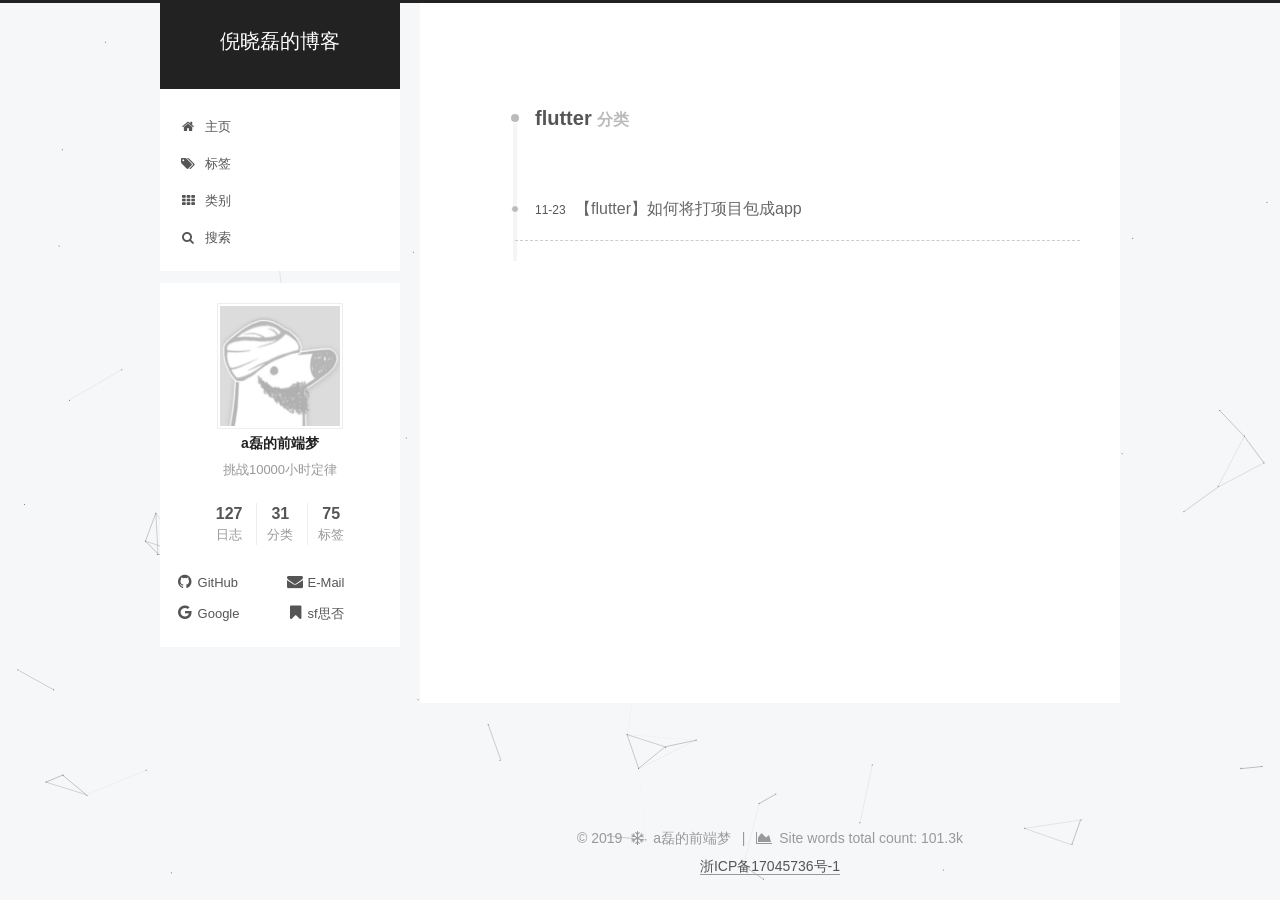
<file: categories/flutter/index.html>
<!DOCTYPE html>




<html class="theme-next pisces" lang="zh-Hans">
<head><meta name="generator" content="Hexo 3.8.0">
  <meta charset="UTF-8">
<meta http-equiv="X-UA-Compatible" content="IE=edge">
<meta name="viewport" content="width=device-width, initial-scale=1, maximum-scale=1">
<meta name="theme-color" content="#222">
<meta name="google-site-verification" content="05q8BlYpNjXZYUDSdiPGL1DqJauEoquptd_o08ZaUSs">










<meta http-equiv="Cache-Control" content="no-transform">
<meta http-equiv="Cache-Control" content="no-siteapp">
















  
  
  <link href="/lib/fancybox/source/jquery.fancybox.css?v=2.1.5" rel="stylesheet" type="text/css">







<link href="/lib/font-awesome/css/font-awesome.min.css?v=4.6.2" rel="stylesheet" type="text/css">

<link href="/css/main.css?v=5.1.4" rel="stylesheet" type="text/css">


  <link rel="apple-touch-icon" sizes="180x180" href="/images/my_favicon_small.ico?v=5.1.4">


  <link rel="icon" type="image/png" sizes="32x32" href="/images/my_favicon.ico?v=5.1.4">


  <link rel="icon" type="image/png" sizes="16x16" href="/images/my_favicon_small.ico?v=5.1.4">


  <link rel="mask-icon" href="/images/logo.svg?v=5.1.4" color="#222">





  <meta name="keywords" content="倪晓磊, a磊, 倪晓磊的博客, a磊的前端梦, 全栈开发, 前端, 前端开发, nixiaolei, Node.js, webpack, JavaScript, HTML, CSS, Python, webGL">










<meta name="description" content="挑战10000小时定律">
<meta name="keywords" content="倪晓磊, a磊, 前端, 前端开发, nixiaolei, Node.js, webpack, JavaScript, HTML, CSS, Python, webGL">
<meta property="og:type" content="website">
<meta property="og:title" content="倪晓磊的博客">
<meta property="og:url" content="http://blog.nixiaolei.com/categories/flutter/index.html">
<meta property="og:site_name" content="倪晓磊的博客">
<meta property="og:description" content="挑战10000小时定律">
<meta property="og:locale" content="zh-Hans">
<meta name="twitter:card" content="summary">
<meta name="twitter:title" content="倪晓磊的博客">
<meta name="twitter:description" content="挑战10000小时定律">



<script type="text/javascript" id="hexo.configurations">
  var NexT = window.NexT || {};
  var CONFIG = {
    root: '/',
    scheme: 'Pisces',
    version: '5.1.4',
    sidebar: {"position":"left","display":"post","offset":12,"b2t":false,"scrollpercent":false,"onmobile":false},
    fancybox: true,
    tabs: true,
    motion: {"enable":false,"async":false,"transition":{"post_block":"fadeIn","post_header":"slideDownIn","post_body":"slideDownIn","coll_header":"slideLeftIn","sidebar":"slideUpIn"}},
    duoshuo: {
      userId: '0',
      author: '博主'
    },
    algolia: {
      applicationID: '',
      apiKey: '',
      indexName: '',
      hits: "",
      labels: ""
    }
  };
</script>



  <link rel="canonical" href="http://blog.nixiaolei.com/categories/flutter/">





  <title>分类: flutter | 倪晓磊的博客</title>
  








</head>

<body itemscope itemtype="http://schema.org/WebPage" lang="zh-Hans">

  
  
    
  

  <div class="container sidebar-position-left ">
    <div class="headband"></div>

    <header id="header" class="header" itemscope itemtype="http://schema.org/WPHeader">
      <div class="header-inner"><div class="site-brand-wrapper">
  <div class="site-meta ">
    

    <div class="custom-logo-site-title">
      <a href="/" class="brand" rel="start">
        <span class="logo-line-before"><i></i></span>
        <span class="site-title">倪晓磊的博客</span>
        <span class="logo-line-after"><i></i></span>
      </a>
    </div>
      
        <h1 class="site-subtitle" itemprop="description"></h1>
      
  </div>

  <div class="site-nav-toggle">
    <button>
      <span class="btn-bar"></span>
      <span class="btn-bar"></span>
      <span class="btn-bar"></span>
    </button>
  </div>
</div>

<nav class="site-nav">
  

  
    <ul id="menu" class="menu">
      
        
        <li class="menu-item menu-item-主页">
          <a href="/" rel="section">
            
              <i class="menu-item-icon fa fa-fw fa-home"></i> <br>
            
            主页
          </a>
        </li>
      
        
        <li class="menu-item menu-item-标签">
          <a href="/tags/" rel="section">
            
              <i class="menu-item-icon fa fa-fw fa-tags"></i> <br>
            
            标签
          </a>
        </li>
      
        
        <li class="menu-item menu-item-类别">
          <a href="/categories/" rel="section">
            
              <i class="menu-item-icon fa fa-fw fa-th"></i> <br>
            
            类别
          </a>
        </li>
      

      
        <li class="menu-item menu-item-search">
          
            <a href="javascript:;" class="popup-trigger">
          
            
              <i class="menu-item-icon fa fa-search fa-fw"></i> <br>
            
            搜索
          </a>
        </li>
      
    </ul>
  

  
    <div class="site-search">
      
  <div class="popup search-popup local-search-popup">
  <div class="local-search-header clearfix">
    <span class="search-icon">
      <i class="fa fa-search"></i>
    </span>
    <span class="popup-btn-close">
      <i class="fa fa-times-circle"></i>
    </span>
    <div class="local-search-input-wrapper">
      <input autocomplete="off" placeholder="搜索..." spellcheck="false" type="text" id="local-search-input">
    </div>
  </div>
  <div id="local-search-result"></div>
</div>



    </div>
  
</nav>



 </div>
    </header>

    <main id="main" class="main">
      <div class="main-inner">
        <div class="content-wrap">
          <div id="content" class="content">
            

  
  
  
  <div class="post-block category">

    <div id="posts" class="posts-collapse">
      <div class="collection-title">
        <h2>flutter<small>分类</small>
        </h2>
      </div>

      
        

  <article class="post post-type-normal" itemscope itemtype="http://schema.org/Article">
    <header class="post-header">

      <h3 class="post-title">
        
            <a class="post-title-link" href="/2019/11/23/【flutter】如何将打项目包成app/" itemprop="url">
              
                <span itemprop="name">【flutter】如何将打项目包成app</span>
              
            </a>
        
      </h3>

      <div class="post-meta">
        <time class="post-time" itemprop="dateCreated" datetime="2019-11-23T10:02:45+08:00" content="2019-11-23">
          11-23
        </time>
      </div>

    </header>
  </article>


      
    </div>

  </div>
  
  
  

  



          </div>
          


          

        </div>
        
          
  
  <div class="sidebar-toggle">
    <div class="sidebar-toggle-line-wrap">
      <span class="sidebar-toggle-line sidebar-toggle-line-first"></span>
      <span class="sidebar-toggle-line sidebar-toggle-line-middle"></span>
      <span class="sidebar-toggle-line sidebar-toggle-line-last"></span>
    </div>
  </div>

  <aside id="sidebar" class="sidebar">
    
    <div class="sidebar-inner">

      

      

      <section class="site-overview-wrap sidebar-panel sidebar-panel-active">
        <div class="site-overview">
          <div class="site-author motion-element" itemprop="author" itemscope itemtype="http://schema.org/Person">
            
              <img class="site-author-image" itemprop="image" src="/images/myavatar.jpg" alt="a磊的前端梦">
            
              <p class="site-author-name" itemprop="name">a磊的前端梦</p>
              <p class="site-description motion-element" itemprop="description">挑战10000小时定律</p>
          </div>

          <nav class="site-state motion-element">

            
              <div class="site-state-item site-state-posts">
              
                <a href="/archives">
              
                  <span class="site-state-item-count">127</span>
                  <span class="site-state-item-name">日志</span>
                </a>
              </div>
            

            
              
              
              <div class="site-state-item site-state-categories">
                <a href="/categories/index.html">
                  <span class="site-state-item-count">31</span>
                  <span class="site-state-item-name">分类</span>
                </a>
              </div>
            

            
              
              
              <div class="site-state-item site-state-tags">
                <a href="/tags/index.html">
                  <span class="site-state-item-count">75</span>
                  <span class="site-state-item-name">标签</span>
                </a>
              </div>
            

          </nav>

          

          
            <div class="links-of-author motion-element">
                
                  <span class="links-of-author-item">
                    <a rel="external nofollow" href="https://github.com/nixiaolei" target="_blank" title="GitHub">
                      
                        <i class="fa fa-fw fa-github"></i>GitHub</a>
                  </span>
                
                  <span class="links-of-author-item">
                    <a rel="external nofollow" href="mailto:nxl3477@foxmail.com" target="_blank" title="E-Mail">
                      
                        <i class="fa fa-fw fa-envelope"></i>E-Mail</a>
                  </span>
                
                  <span class="links-of-author-item">
                    <a rel="external nofollow" href="https://plus.google.com/nxl3477" target="_blank" title="Google">
                      
                        <i class="fa fa-fw fa-google"></i>Google</a>
                  </span>
                
                  <span class="links-of-author-item">
                    <a rel="external nofollow" href="https://segmentfault.com/u/nixiaolei" target="_blank" title="sf思否">
                      
                        <i class="fa fa-fw fa-bookmark"></i>sf思否</a>
                  </span>
                
            </div>
          

          
          

          
          

          

        </div>
      </section>

      

      

    </div>
  </aside>


        
      </div>
    </main>

    <footer id="footer" class="footer">
      <div class="footer-inner">
        <div class="copyright">&copy; <span itemprop="copyrightYear">2019</span>
  <span class="with-love">
    <i class="fa fa-snowflake-o"></i>
  </span>
  <span class="author" itemprop="copyrightHolder">a磊的前端梦</span>

  
    <span class="post-meta-divider">|</span>
    <span class="post-meta-item-icon">
      <i class="fa fa-area-chart"></i>
    </span>
    
      <span class="post-meta-item-text">Site words total count&#58;</span>
    
    <span title="Site words total count">101.3k</span>
  
</div>

<a href="http://www.beian.miit.gov.cn">浙ICP备17045736号-1</a> 










        







        
      </div>
    </footer>

    
      <div class="back-to-top">
        <i class="fa fa-arrow-up"></i>
        
      </div>
    

    

  </div>

  

<script type="text/javascript">
  if (Object.prototype.toString.call(window.Promise) !== '[object Function]') {
    window.Promise = null;
  }
</script>









  


  











  
  
    <script type="text/javascript" src="/lib/jquery/index.js?v=2.1.3"></script>
  

  
  
    <script type="text/javascript" src="/lib/fastclick/lib/fastclick.min.js?v=1.0.6"></script>
  

  
  
    <script type="text/javascript" src="/lib/jquery_lazyload/jquery.lazyload.js?v=1.9.7"></script>
  

  
  
    <script type="text/javascript" src="/lib/velocity/velocity.min.js?v=1.2.1"></script>
  

  
  
    <script type="text/javascript" src="/lib/velocity/velocity.ui.min.js?v=1.2.1"></script>
  

  
  
    <script type="text/javascript" src="/lib/fancybox/source/jquery.fancybox.pack.js?v=2.1.5"></script>
  

  
  
    <script type="text/javascript" src="/lib/canvas-nest/canvas-nest.min.js"></script>
  


  


  <script type="text/javascript" src="/js/src/utils.js?v=5.1.4"></script>

  <script type="text/javascript" src="/js/src/motion.js?v=5.1.4"></script>



  
  


  <script type="text/javascript" src="/js/src/affix.js?v=5.1.4"></script>

  <script type="text/javascript" src="/js/src/schemes/pisces.js?v=5.1.4"></script>



  

  


  <script type="text/javascript" src="/js/src/bootstrap.js?v=5.1.4"></script>



  


  




	





  





  













  

  <script type="text/javascript">
    // Popup Window;
    var isfetched = false;
    var isXml = true;
    // Search DB path;
    var search_path = "search.xml";
    if (search_path.length === 0) {
      search_path = "search.xml";
    } else if (/json$/i.test(search_path)) {
      isXml = false;
    }
    var path = "/" + search_path;
    // monitor main search box;

    var onPopupClose = function (e) {
      $('.popup').hide();
      $('#local-search-input').val('');
      $('.search-result-list').remove();
      $('#no-result').remove();
      $(".local-search-pop-overlay").remove();
      $('body').css('overflow', '');
    }

    function proceedsearch() {
      $("body")
        .append('<div class="search-popup-overlay local-search-pop-overlay"></div>')
        .css('overflow', 'hidden');
      $('.search-popup-overlay').click(onPopupClose);
      $('.popup').toggle();
      var $localSearchInput = $('#local-search-input');
      $localSearchInput.attr("autocapitalize", "none");
      $localSearchInput.attr("autocorrect", "off");
      $localSearchInput.focus();
    }

    // search function;
    var searchFunc = function(path, search_id, content_id) {
      'use strict';

      // start loading animation
      $("body")
        .append('<div class="search-popup-overlay local-search-pop-overlay">' +
          '<div id="search-loading-icon">' +
          '<i class="fa fa-spinner fa-pulse fa-5x fa-fw"></i>' +
          '</div>' +
          '</div>')
        .css('overflow', 'hidden');
      $("#search-loading-icon").css('margin', '20% auto 0 auto').css('text-align', 'center');

      $.ajax({
        url: path,
        dataType: isXml ? "xml" : "json",
        async: true,
        success: function(res) {
          // get the contents from search data
          isfetched = true;
          $('.popup').detach().appendTo('.header-inner');
          var datas = isXml ? $("entry", res).map(function() {
            return {
              title: $("title", this).text(),
              content: $("content",this).text(),
              url: $("url" , this).text()
            };
          }).get() : res;
          var input = document.getElementById(search_id);
          var resultContent = document.getElementById(content_id);
          var inputEventFunction = function() {
            var searchText = input.value.trim().toLowerCase();
            var keywords = searchText.split(/[\s\-]+/);
            if (keywords.length > 1) {
              keywords.push(searchText);
            }
            var resultItems = [];
            if (searchText.length > 0) {
              // perform local searching
              datas.forEach(function(data) {
                var isMatch = false;
                var hitCount = 0;
                var searchTextCount = 0;
                var title = data.title.trim();
                var titleInLowerCase = title.toLowerCase();
                var content = data.content.trim().replace(/<[^>]+>/g,"");
                var contentInLowerCase = content.toLowerCase();
                var articleUrl = decodeURIComponent(data.url);
                var indexOfTitle = [];
                var indexOfContent = [];
                // only match articles with not empty titles
                if(title != '') {
                  keywords.forEach(function(keyword) {
                    function getIndexByWord(word, text, caseSensitive) {
                      var wordLen = word.length;
                      if (wordLen === 0) {
                        return [];
                      }
                      var startPosition = 0, position = [], index = [];
                      if (!caseSensitive) {
                        text = text.toLowerCase();
                        word = word.toLowerCase();
                      }
                      while ((position = text.indexOf(word, startPosition)) > -1) {
                        index.push({position: position, word: word});
                        startPosition = position + wordLen;
                      }
                      return index;
                    }

                    indexOfTitle = indexOfTitle.concat(getIndexByWord(keyword, titleInLowerCase, false));
                    indexOfContent = indexOfContent.concat(getIndexByWord(keyword, contentInLowerCase, false));
                  });
                  if (indexOfTitle.length > 0 || indexOfContent.length > 0) {
                    isMatch = true;
                    hitCount = indexOfTitle.length + indexOfContent.length;
                  }
                }

                // show search results

                if (isMatch) {
                  // sort index by position of keyword

                  [indexOfTitle, indexOfContent].forEach(function (index) {
                    index.sort(function (itemLeft, itemRight) {
                      if (itemRight.position !== itemLeft.position) {
                        return itemRight.position - itemLeft.position;
                      } else {
                        return itemLeft.word.length - itemRight.word.length;
                      }
                    });
                  });

                  // merge hits into slices

                  function mergeIntoSlice(text, start, end, index) {
                    var item = index[index.length - 1];
                    var position = item.position;
                    var word = item.word;
                    var hits = [];
                    var searchTextCountInSlice = 0;
                    while (position + word.length <= end && index.length != 0) {
                      if (word === searchText) {
                        searchTextCountInSlice++;
                      }
                      hits.push({position: position, length: word.length});
                      var wordEnd = position + word.length;

                      // move to next position of hit

                      index.pop();
                      while (index.length != 0) {
                        item = index[index.length - 1];
                        position = item.position;
                        word = item.word;
                        if (wordEnd > position) {
                          index.pop();
                        } else {
                          break;
                        }
                      }
                    }
                    searchTextCount += searchTextCountInSlice;
                    return {
                      hits: hits,
                      start: start,
                      end: end,
                      searchTextCount: searchTextCountInSlice
                    };
                  }

                  var slicesOfTitle = [];
                  if (indexOfTitle.length != 0) {
                    slicesOfTitle.push(mergeIntoSlice(title, 0, title.length, indexOfTitle));
                  }

                  var slicesOfContent = [];
                  while (indexOfContent.length != 0) {
                    var item = indexOfContent[indexOfContent.length - 1];
                    var position = item.position;
                    var word = item.word;
                    // cut out 100 characters
                    var start = position - 20;
                    var end = position + 80;
                    if(start < 0){
                      start = 0;
                    }
                    if (end < position + word.length) {
                      end = position + word.length;
                    }
                    if(end > content.length){
                      end = content.length;
                    }
                    slicesOfContent.push(mergeIntoSlice(content, start, end, indexOfContent));
                  }

                  // sort slices in content by search text's count and hits' count

                  slicesOfContent.sort(function (sliceLeft, sliceRight) {
                    if (sliceLeft.searchTextCount !== sliceRight.searchTextCount) {
                      return sliceRight.searchTextCount - sliceLeft.searchTextCount;
                    } else if (sliceLeft.hits.length !== sliceRight.hits.length) {
                      return sliceRight.hits.length - sliceLeft.hits.length;
                    } else {
                      return sliceLeft.start - sliceRight.start;
                    }
                  });

                  // select top N slices in content

                  var upperBound = parseInt('1');
                  if (upperBound >= 0) {
                    slicesOfContent = slicesOfContent.slice(0, upperBound);
                  }

                  // highlight title and content

                  function highlightKeyword(text, slice) {
                    var result = '';
                    var prevEnd = slice.start;
                    slice.hits.forEach(function (hit) {
                      result += text.substring(prevEnd, hit.position);
                      var end = hit.position + hit.length;
                      result += '<b class="search-keyword">' + text.substring(hit.position, end) + '</b>';
                      prevEnd = end;
                    });
                    result += text.substring(prevEnd, slice.end);
                    return result;
                  }

                  var resultItem = '';

                  if (slicesOfTitle.length != 0) {
                    resultItem += "<li><a href='" + articleUrl + "' class='search-result-title'>" + highlightKeyword(title, slicesOfTitle[0]) + "</a>";
                  } else {
                    resultItem += "<li><a href='" + articleUrl + "' class='search-result-title'>" + title + "</a>";
                  }

                  slicesOfContent.forEach(function (slice) {
                    resultItem += "<a href='" + articleUrl + "'>" +
                      "<p class=\"search-result\">" + highlightKeyword(content, slice) +
                      "...</p>" + "</a>";
                  });

                  resultItem += "</li>";
                  resultItems.push({
                    item: resultItem,
                    searchTextCount: searchTextCount,
                    hitCount: hitCount,
                    id: resultItems.length
                  });
                }
              })
            };
            if (keywords.length === 1 && keywords[0] === "") {
              resultContent.innerHTML = '<div id="no-result"><i class="fa fa-search fa-5x" /></div>'
            } else if (resultItems.length === 0) {
              resultContent.innerHTML = '<div id="no-result"><i class="fa fa-frown-o fa-5x" /></div>'
            } else {
              resultItems.sort(function (resultLeft, resultRight) {
                if (resultLeft.searchTextCount !== resultRight.searchTextCount) {
                  return resultRight.searchTextCount - resultLeft.searchTextCount;
                } else if (resultLeft.hitCount !== resultRight.hitCount) {
                  return resultRight.hitCount - resultLeft.hitCount;
                } else {
                  return resultRight.id - resultLeft.id;
                }
              });
              var searchResultList = '<ul class=\"search-result-list\">';
              resultItems.forEach(function (result) {
                searchResultList += result.item;
              })
              searchResultList += "</ul>";
              resultContent.innerHTML = searchResultList;
            }
          }

          if ('auto' === 'auto') {
            input.addEventListener('input', inputEventFunction);
          } else {
            $('.search-icon').click(inputEventFunction);
            input.addEventListener('keypress', function (event) {
              if (event.keyCode === 13) {
                inputEventFunction();
              }
            });
          }

          // remove loading animation
          $(".local-search-pop-overlay").remove();
          $('body').css('overflow', '');

          proceedsearch();
        }
      });
    }

    // handle and trigger popup window;
    $('.popup-trigger').click(function(e) {
      e.stopPropagation();
      if (isfetched === false) {
        searchFunc(path, 'local-search-input', 'local-search-result');
      } else {
        proceedsearch();
      };
    });

    $('.popup-btn-close').click(onPopupClose);
    $('.popup').click(function(e){
      e.stopPropagation();
    });
    $(document).on('keyup', function (event) {
      var shouldDismissSearchPopup = event.which === 27 &&
        $('.search-popup').is(':visible');
      if (shouldDismissSearchPopup) {
        onPopupClose();
      }
    });
  </script>





  

  

  
<script>
(function(){
    var bp = document.createElement('script');
    var curProtocol = window.location.protocol.split(':')[0];
    if (curProtocol === 'https') {
        bp.src = 'https://zz.bdstatic.com/linksubmit/push.js';        
    }
    else {
        bp.src = 'http://push.zhanzhang.baidu.com/push.js';
    }
    var s = document.getElementsByTagName("script")[0];
    s.parentNode.insertBefore(bp, s);
})();
</script>


  
  

  

  

  


</body>
</html>
</file>
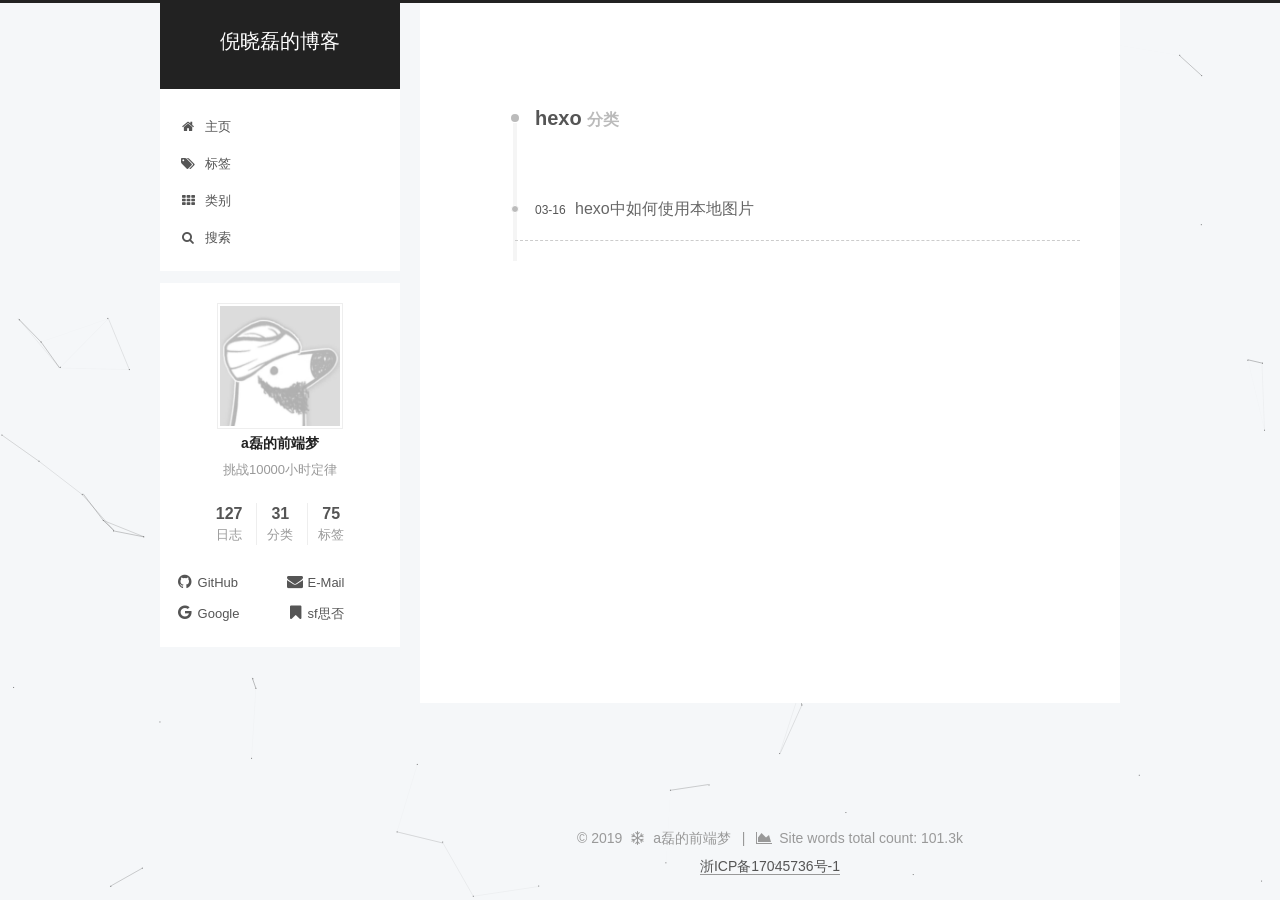
<file: categories/hexo/index.html>
<!DOCTYPE html>




<html class="theme-next pisces" lang="zh-Hans">
<head><meta name="generator" content="Hexo 3.8.0">
  <meta charset="UTF-8">
<meta http-equiv="X-UA-Compatible" content="IE=edge">
<meta name="viewport" content="width=device-width, initial-scale=1, maximum-scale=1">
<meta name="theme-color" content="#222">
<meta name="google-site-verification" content="05q8BlYpNjXZYUDSdiPGL1DqJauEoquptd_o08ZaUSs">










<meta http-equiv="Cache-Control" content="no-transform">
<meta http-equiv="Cache-Control" content="no-siteapp">
















  
  
  <link href="/lib/fancybox/source/jquery.fancybox.css?v=2.1.5" rel="stylesheet" type="text/css">







<link href="/lib/font-awesome/css/font-awesome.min.css?v=4.6.2" rel="stylesheet" type="text/css">

<link href="/css/main.css?v=5.1.4" rel="stylesheet" type="text/css">


  <link rel="apple-touch-icon" sizes="180x180" href="/images/my_favicon_small.ico?v=5.1.4">


  <link rel="icon" type="image/png" sizes="32x32" href="/images/my_favicon.ico?v=5.1.4">


  <link rel="icon" type="image/png" sizes="16x16" href="/images/my_favicon_small.ico?v=5.1.4">


  <link rel="mask-icon" href="/images/logo.svg?v=5.1.4" color="#222">





  <meta name="keywords" content="倪晓磊, a磊, 倪晓磊的博客, a磊的前端梦, 全栈开发, 前端, 前端开发, nixiaolei, Node.js, webpack, JavaScript, HTML, CSS, Python, webGL">










<meta name="description" content="挑战10000小时定律">
<meta name="keywords" content="倪晓磊, a磊, 前端, 前端开发, nixiaolei, Node.js, webpack, JavaScript, HTML, CSS, Python, webGL">
<meta property="og:type" content="website">
<meta property="og:title" content="倪晓磊的博客">
<meta property="og:url" content="http://blog.nixiaolei.com/categories/hexo/index.html">
<meta property="og:site_name" content="倪晓磊的博客">
<meta property="og:description" content="挑战10000小时定律">
<meta property="og:locale" content="zh-Hans">
<meta name="twitter:card" content="summary">
<meta name="twitter:title" content="倪晓磊的博客">
<meta name="twitter:description" content="挑战10000小时定律">



<script type="text/javascript" id="hexo.configurations">
  var NexT = window.NexT || {};
  var CONFIG = {
    root: '/',
    scheme: 'Pisces',
    version: '5.1.4',
    sidebar: {"position":"left","display":"post","offset":12,"b2t":false,"scrollpercent":false,"onmobile":false},
    fancybox: true,
    tabs: true,
    motion: {"enable":false,"async":false,"transition":{"post_block":"fadeIn","post_header":"slideDownIn","post_body":"slideDownIn","coll_header":"slideLeftIn","sidebar":"slideUpIn"}},
    duoshuo: {
      userId: '0',
      author: '博主'
    },
    algolia: {
      applicationID: '',
      apiKey: '',
      indexName: '',
      hits: "",
      labels: ""
    }
  };
</script>



  <link rel="canonical" href="http://blog.nixiaolei.com/categories/hexo/">





  <title>分类: hexo | 倪晓磊的博客</title>
  








</head>

<body itemscope itemtype="http://schema.org/WebPage" lang="zh-Hans">

  
  
    
  

  <div class="container sidebar-position-left ">
    <div class="headband"></div>

    <header id="header" class="header" itemscope itemtype="http://schema.org/WPHeader">
      <div class="header-inner"><div class="site-brand-wrapper">
  <div class="site-meta ">
    

    <div class="custom-logo-site-title">
      <a href="/" class="brand" rel="start">
        <span class="logo-line-before"><i></i></span>
        <span class="site-title">倪晓磊的博客</span>
        <span class="logo-line-after"><i></i></span>
      </a>
    </div>
      
        <h1 class="site-subtitle" itemprop="description"></h1>
      
  </div>

  <div class="site-nav-toggle">
    <button>
      <span class="btn-bar"></span>
      <span class="btn-bar"></span>
      <span class="btn-bar"></span>
    </button>
  </div>
</div>

<nav class="site-nav">
  

  
    <ul id="menu" class="menu">
      
        
        <li class="menu-item menu-item-主页">
          <a href="/" rel="section">
            
              <i class="menu-item-icon fa fa-fw fa-home"></i> <br>
            
            主页
          </a>
        </li>
      
        
        <li class="menu-item menu-item-标签">
          <a href="/tags/" rel="section">
            
              <i class="menu-item-icon fa fa-fw fa-tags"></i> <br>
            
            标签
          </a>
        </li>
      
        
        <li class="menu-item menu-item-类别">
          <a href="/categories/" rel="section">
            
              <i class="menu-item-icon fa fa-fw fa-th"></i> <br>
            
            类别
          </a>
        </li>
      

      
        <li class="menu-item menu-item-search">
          
            <a href="javascript:;" class="popup-trigger">
          
            
              <i class="menu-item-icon fa fa-search fa-fw"></i> <br>
            
            搜索
          </a>
        </li>
      
    </ul>
  

  
    <div class="site-search">
      
  <div class="popup search-popup local-search-popup">
  <div class="local-search-header clearfix">
    <span class="search-icon">
      <i class="fa fa-search"></i>
    </span>
    <span class="popup-btn-close">
      <i class="fa fa-times-circle"></i>
    </span>
    <div class="local-search-input-wrapper">
      <input autocomplete="off" placeholder="搜索..." spellcheck="false" type="text" id="local-search-input">
    </div>
  </div>
  <div id="local-search-result"></div>
</div>



    </div>
  
</nav>



 </div>
    </header>

    <main id="main" class="main">
      <div class="main-inner">
        <div class="content-wrap">
          <div id="content" class="content">
            

  
  
  
  <div class="post-block category">

    <div id="posts" class="posts-collapse">
      <div class="collection-title">
        <h2>hexo<small>分类</small>
        </h2>
      </div>

      
        

  <article class="post post-type-normal" itemscope itemtype="http://schema.org/Article">
    <header class="post-header">

      <h3 class="post-title">
        
            <a class="post-title-link" href="/2019/03/16/hexo中如何使用本地图片/" itemprop="url">
              
                <span itemprop="name">hexo中如何使用本地图片</span>
              
            </a>
        
      </h3>

      <div class="post-meta">
        <time class="post-time" itemprop="dateCreated" datetime="2019-03-16T11:20:19+08:00" content="2019-03-16">
          03-16
        </time>
      </div>

    </header>
  </article>


      
    </div>

  </div>
  
  
  

  



          </div>
          


          

        </div>
        
          
  
  <div class="sidebar-toggle">
    <div class="sidebar-toggle-line-wrap">
      <span class="sidebar-toggle-line sidebar-toggle-line-first"></span>
      <span class="sidebar-toggle-line sidebar-toggle-line-middle"></span>
      <span class="sidebar-toggle-line sidebar-toggle-line-last"></span>
    </div>
  </div>

  <aside id="sidebar" class="sidebar">
    
    <div class="sidebar-inner">

      

      

      <section class="site-overview-wrap sidebar-panel sidebar-panel-active">
        <div class="site-overview">
          <div class="site-author motion-element" itemprop="author" itemscope itemtype="http://schema.org/Person">
            
              <img class="site-author-image" itemprop="image" src="/images/myavatar.jpg" alt="a磊的前端梦">
            
              <p class="site-author-name" itemprop="name">a磊的前端梦</p>
              <p class="site-description motion-element" itemprop="description">挑战10000小时定律</p>
          </div>

          <nav class="site-state motion-element">

            
              <div class="site-state-item site-state-posts">
              
                <a href="/archives">
              
                  <span class="site-state-item-count">127</span>
                  <span class="site-state-item-name">日志</span>
                </a>
              </div>
            

            
              
              
              <div class="site-state-item site-state-categories">
                <a href="/categories/index.html">
                  <span class="site-state-item-count">31</span>
                  <span class="site-state-item-name">分类</span>
                </a>
              </div>
            

            
              
              
              <div class="site-state-item site-state-tags">
                <a href="/tags/index.html">
                  <span class="site-state-item-count">75</span>
                  <span class="site-state-item-name">标签</span>
                </a>
              </div>
            

          </nav>

          

          
            <div class="links-of-author motion-element">
                
                  <span class="links-of-author-item">
                    <a rel="external nofollow" href="https://github.com/nixiaolei" target="_blank" title="GitHub">
                      
                        <i class="fa fa-fw fa-github"></i>GitHub</a>
                  </span>
                
                  <span class="links-of-author-item">
                    <a rel="external nofollow" href="mailto:nxl3477@foxmail.com" target="_blank" title="E-Mail">
                      
                        <i class="fa fa-fw fa-envelope"></i>E-Mail</a>
                  </span>
                
                  <span class="links-of-author-item">
                    <a rel="external nofollow" href="https://plus.google.com/nxl3477" target="_blank" title="Google">
                      
                        <i class="fa fa-fw fa-google"></i>Google</a>
                  </span>
                
                  <span class="links-of-author-item">
                    <a rel="external nofollow" href="https://segmentfault.com/u/nixiaolei" target="_blank" title="sf思否">
                      
                        <i class="fa fa-fw fa-bookmark"></i>sf思否</a>
                  </span>
                
            </div>
          

          
          

          
          

          

        </div>
      </section>

      

      

    </div>
  </aside>


        
      </div>
    </main>

    <footer id="footer" class="footer">
      <div class="footer-inner">
        <div class="copyright">&copy; <span itemprop="copyrightYear">2019</span>
  <span class="with-love">
    <i class="fa fa-snowflake-o"></i>
  </span>
  <span class="author" itemprop="copyrightHolder">a磊的前端梦</span>

  
    <span class="post-meta-divider">|</span>
    <span class="post-meta-item-icon">
      <i class="fa fa-area-chart"></i>
    </span>
    
      <span class="post-meta-item-text">Site words total count&#58;</span>
    
    <span title="Site words total count">101.3k</span>
  
</div>

<a href="http://www.beian.miit.gov.cn">浙ICP备17045736号-1</a> 










        







        
      </div>
    </footer>

    
      <div class="back-to-top">
        <i class="fa fa-arrow-up"></i>
        
      </div>
    

    

  </div>

  

<script type="text/javascript">
  if (Object.prototype.toString.call(window.Promise) !== '[object Function]') {
    window.Promise = null;
  }
</script>









  


  











  
  
    <script type="text/javascript" src="/lib/jquery/index.js?v=2.1.3"></script>
  

  
  
    <script type="text/javascript" src="/lib/fastclick/lib/fastclick.min.js?v=1.0.6"></script>
  

  
  
    <script type="text/javascript" src="/lib/jquery_lazyload/jquery.lazyload.js?v=1.9.7"></script>
  

  
  
    <script type="text/javascript" src="/lib/velocity/velocity.min.js?v=1.2.1"></script>
  

  
  
    <script type="text/javascript" src="/lib/velocity/velocity.ui.min.js?v=1.2.1"></script>
  

  
  
    <script type="text/javascript" src="/lib/fancybox/source/jquery.fancybox.pack.js?v=2.1.5"></script>
  

  
  
    <script type="text/javascript" src="/lib/canvas-nest/canvas-nest.min.js"></script>
  


  


  <script type="text/javascript" src="/js/src/utils.js?v=5.1.4"></script>

  <script type="text/javascript" src="/js/src/motion.js?v=5.1.4"></script>



  
  


  <script type="text/javascript" src="/js/src/affix.js?v=5.1.4"></script>

  <script type="text/javascript" src="/js/src/schemes/pisces.js?v=5.1.4"></script>



  

  


  <script type="text/javascript" src="/js/src/bootstrap.js?v=5.1.4"></script>



  


  




	





  





  













  

  <script type="text/javascript">
    // Popup Window;
    var isfetched = false;
    var isXml = true;
    // Search DB path;
    var search_path = "search.xml";
    if (search_path.length === 0) {
      search_path = "search.xml";
    } else if (/json$/i.test(search_path)) {
      isXml = false;
    }
    var path = "/" + search_path;
    // monitor main search box;

    var onPopupClose = function (e) {
      $('.popup').hide();
      $('#local-search-input').val('');
      $('.search-result-list').remove();
      $('#no-result').remove();
      $(".local-search-pop-overlay").remove();
      $('body').css('overflow', '');
    }

    function proceedsearch() {
      $("body")
        .append('<div class="search-popup-overlay local-search-pop-overlay"></div>')
        .css('overflow', 'hidden');
      $('.search-popup-overlay').click(onPopupClose);
      $('.popup').toggle();
      var $localSearchInput = $('#local-search-input');
      $localSearchInput.attr("autocapitalize", "none");
      $localSearchInput.attr("autocorrect", "off");
      $localSearchInput.focus();
    }

    // search function;
    var searchFunc = function(path, search_id, content_id) {
      'use strict';

      // start loading animation
      $("body")
        .append('<div class="search-popup-overlay local-search-pop-overlay">' +
          '<div id="search-loading-icon">' +
          '<i class="fa fa-spinner fa-pulse fa-5x fa-fw"></i>' +
          '</div>' +
          '</div>')
        .css('overflow', 'hidden');
      $("#search-loading-icon").css('margin', '20% auto 0 auto').css('text-align', 'center');

      $.ajax({
        url: path,
        dataType: isXml ? "xml" : "json",
        async: true,
        success: function(res) {
          // get the contents from search data
          isfetched = true;
          $('.popup').detach().appendTo('.header-inner');
          var datas = isXml ? $("entry", res).map(function() {
            return {
              title: $("title", this).text(),
              content: $("content",this).text(),
              url: $("url" , this).text()
            };
          }).get() : res;
          var input = document.getElementById(search_id);
          var resultContent = document.getElementById(content_id);
          var inputEventFunction = function() {
            var searchText = input.value.trim().toLowerCase();
            var keywords = searchText.split(/[\s\-]+/);
            if (keywords.length > 1) {
              keywords.push(searchText);
            }
            var resultItems = [];
            if (searchText.length > 0) {
              // perform local searching
              datas.forEach(function(data) {
                var isMatch = false;
                var hitCount = 0;
                var searchTextCount = 0;
                var title = data.title.trim();
                var titleInLowerCase = title.toLowerCase();
                var content = data.content.trim().replace(/<[^>]+>/g,"");
                var contentInLowerCase = content.toLowerCase();
                var articleUrl = decodeURIComponent(data.url);
                var indexOfTitle = [];
                var indexOfContent = [];
                // only match articles with not empty titles
                if(title != '') {
                  keywords.forEach(function(keyword) {
                    function getIndexByWord(word, text, caseSensitive) {
                      var wordLen = word.length;
                      if (wordLen === 0) {
                        return [];
                      }
                      var startPosition = 0, position = [], index = [];
                      if (!caseSensitive) {
                        text = text.toLowerCase();
                        word = word.toLowerCase();
                      }
                      while ((position = text.indexOf(word, startPosition)) > -1) {
                        index.push({position: position, word: word});
                        startPosition = position + wordLen;
                      }
                      return index;
                    }

                    indexOfTitle = indexOfTitle.concat(getIndexByWord(keyword, titleInLowerCase, false));
                    indexOfContent = indexOfContent.concat(getIndexByWord(keyword, contentInLowerCase, false));
                  });
                  if (indexOfTitle.length > 0 || indexOfContent.length > 0) {
                    isMatch = true;
                    hitCount = indexOfTitle.length + indexOfContent.length;
                  }
                }

                // show search results

                if (isMatch) {
                  // sort index by position of keyword

                  [indexOfTitle, indexOfContent].forEach(function (index) {
                    index.sort(function (itemLeft, itemRight) {
                      if (itemRight.position !== itemLeft.position) {
                        return itemRight.position - itemLeft.position;
                      } else {
                        return itemLeft.word.length - itemRight.word.length;
                      }
                    });
                  });

                  // merge hits into slices

                  function mergeIntoSlice(text, start, end, index) {
                    var item = index[index.length - 1];
                    var position = item.position;
                    var word = item.word;
                    var hits = [];
                    var searchTextCountInSlice = 0;
                    while (position + word.length <= end && index.length != 0) {
                      if (word === searchText) {
                        searchTextCountInSlice++;
                      }
                      hits.push({position: position, length: word.length});
                      var wordEnd = position + word.length;

                      // move to next position of hit

                      index.pop();
                      while (index.length != 0) {
                        item = index[index.length - 1];
                        position = item.position;
                        word = item.word;
                        if (wordEnd > position) {
                          index.pop();
                        } else {
                          break;
                        }
                      }
                    }
                    searchTextCount += searchTextCountInSlice;
                    return {
                      hits: hits,
                      start: start,
                      end: end,
                      searchTextCount: searchTextCountInSlice
                    };
                  }

                  var slicesOfTitle = [];
                  if (indexOfTitle.length != 0) {
                    slicesOfTitle.push(mergeIntoSlice(title, 0, title.length, indexOfTitle));
                  }

                  var slicesOfContent = [];
                  while (indexOfContent.length != 0) {
                    var item = indexOfContent[indexOfContent.length - 1];
                    var position = item.position;
                    var word = item.word;
                    // cut out 100 characters
                    var start = position - 20;
                    var end = position + 80;
                    if(start < 0){
                      start = 0;
                    }
                    if (end < position + word.length) {
                      end = position + word.length;
                    }
                    if(end > content.length){
                      end = content.length;
                    }
                    slicesOfContent.push(mergeIntoSlice(content, start, end, indexOfContent));
                  }

                  // sort slices in content by search text's count and hits' count

                  slicesOfContent.sort(function (sliceLeft, sliceRight) {
                    if (sliceLeft.searchTextCount !== sliceRight.searchTextCount) {
                      return sliceRight.searchTextCount - sliceLeft.searchTextCount;
                    } else if (sliceLeft.hits.length !== sliceRight.hits.length) {
                      return sliceRight.hits.length - sliceLeft.hits.length;
                    } else {
                      return sliceLeft.start - sliceRight.start;
                    }
                  });

                  // select top N slices in content

                  var upperBound = parseInt('1');
                  if (upperBound >= 0) {
                    slicesOfContent = slicesOfContent.slice(0, upperBound);
                  }

                  // highlight title and content

                  function highlightKeyword(text, slice) {
                    var result = '';
                    var prevEnd = slice.start;
                    slice.hits.forEach(function (hit) {
                      result += text.substring(prevEnd, hit.position);
                      var end = hit.position + hit.length;
                      result += '<b class="search-keyword">' + text.substring(hit.position, end) + '</b>';
                      prevEnd = end;
                    });
                    result += text.substring(prevEnd, slice.end);
                    return result;
                  }

                  var resultItem = '';

                  if (slicesOfTitle.length != 0) {
                    resultItem += "<li><a href='" + articleUrl + "' class='search-result-title'>" + highlightKeyword(title, slicesOfTitle[0]) + "</a>";
                  } else {
                    resultItem += "<li><a href='" + articleUrl + "' class='search-result-title'>" + title + "</a>";
                  }

                  slicesOfContent.forEach(function (slice) {
                    resultItem += "<a href='" + articleUrl + "'>" +
                      "<p class=\"search-result\">" + highlightKeyword(content, slice) +
                      "...</p>" + "</a>";
                  });

                  resultItem += "</li>";
                  resultItems.push({
                    item: resultItem,
                    searchTextCount: searchTextCount,
                    hitCount: hitCount,
                    id: resultItems.length
                  });
                }
              })
            };
            if (keywords.length === 1 && keywords[0] === "") {
              resultContent.innerHTML = '<div id="no-result"><i class="fa fa-search fa-5x" /></div>'
            } else if (resultItems.length === 0) {
              resultContent.innerHTML = '<div id="no-result"><i class="fa fa-frown-o fa-5x" /></div>'
            } else {
              resultItems.sort(function (resultLeft, resultRight) {
                if (resultLeft.searchTextCount !== resultRight.searchTextCount) {
                  return resultRight.searchTextCount - resultLeft.searchTextCount;
                } else if (resultLeft.hitCount !== resultRight.hitCount) {
                  return resultRight.hitCount - resultLeft.hitCount;
                } else {
                  return resultRight.id - resultLeft.id;
                }
              });
              var searchResultList = '<ul class=\"search-result-list\">';
              resultItems.forEach(function (result) {
                searchResultList += result.item;
              })
              searchResultList += "</ul>";
              resultContent.innerHTML = searchResultList;
            }
          }

          if ('auto' === 'auto') {
            input.addEventListener('input', inputEventFunction);
          } else {
            $('.search-icon').click(inputEventFunction);
            input.addEventListener('keypress', function (event) {
              if (event.keyCode === 13) {
                inputEventFunction();
              }
            });
          }

          // remove loading animation
          $(".local-search-pop-overlay").remove();
          $('body').css('overflow', '');

          proceedsearch();
        }
      });
    }

    // handle and trigger popup window;
    $('.popup-trigger').click(function(e) {
      e.stopPropagation();
      if (isfetched === false) {
        searchFunc(path, 'local-search-input', 'local-search-result');
      } else {
        proceedsearch();
      };
    });

    $('.popup-btn-close').click(onPopupClose);
    $('.popup').click(function(e){
      e.stopPropagation();
    });
    $(document).on('keyup', function (event) {
      var shouldDismissSearchPopup = event.which === 27 &&
        $('.search-popup').is(':visible');
      if (shouldDismissSearchPopup) {
        onPopupClose();
      }
    });
  </script>





  

  

  
<script>
(function(){
    var bp = document.createElement('script');
    var curProtocol = window.location.protocol.split(':')[0];
    if (curProtocol === 'https') {
        bp.src = 'https://zz.bdstatic.com/linksubmit/push.js';        
    }
    else {
        bp.src = 'http://push.zhanzhang.baidu.com/push.js';
    }
    var s = document.getElementsByTagName("script")[0];
    s.parentNode.insertBefore(bp, s);
})();
</script>


  
  

  

  

  


</body>
</html>
</file>
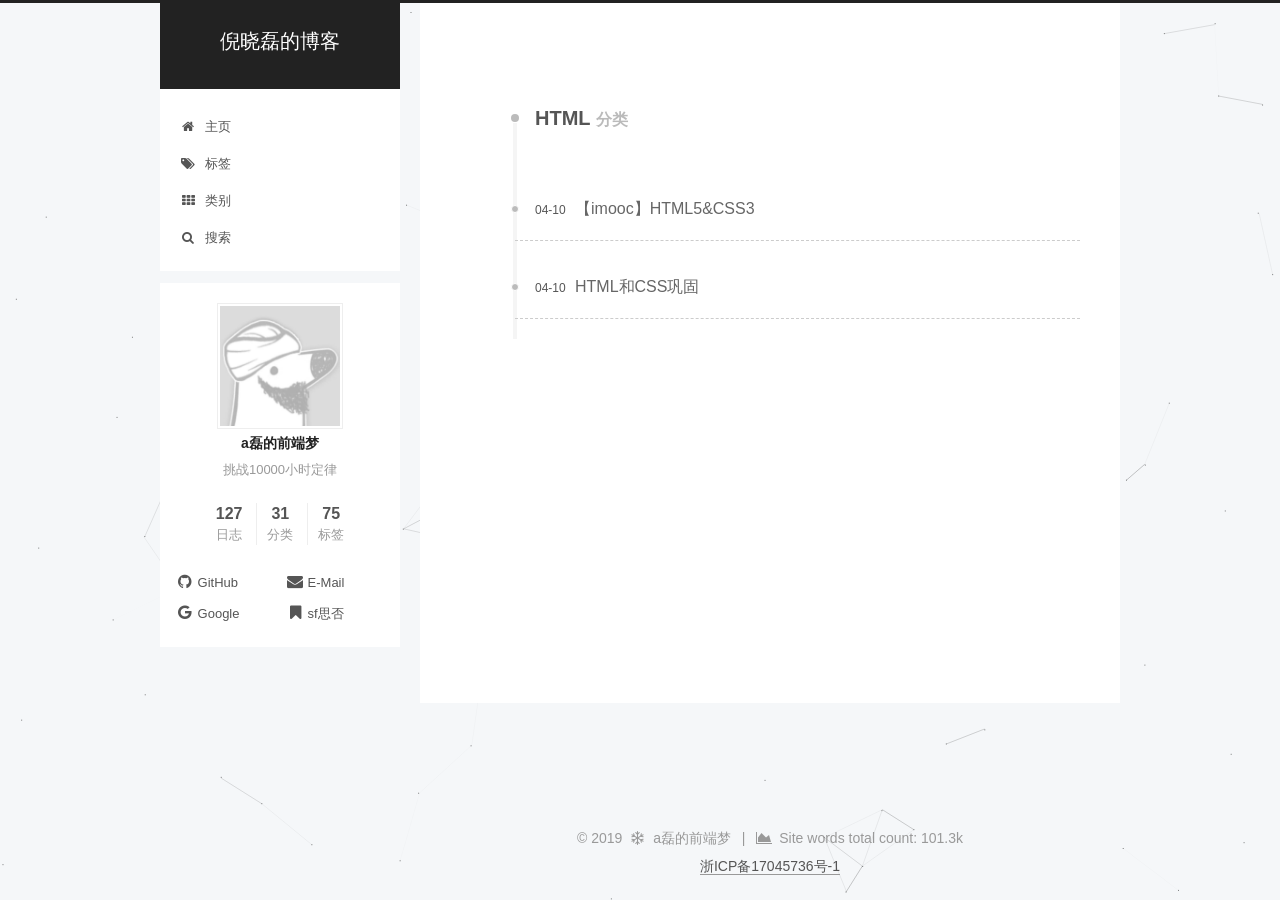
<file: categories/HTML/index.html>
<!DOCTYPE html>




<html class="theme-next pisces" lang="zh-Hans">
<head><meta name="generator" content="Hexo 3.8.0">
  <meta charset="UTF-8">
<meta http-equiv="X-UA-Compatible" content="IE=edge">
<meta name="viewport" content="width=device-width, initial-scale=1, maximum-scale=1">
<meta name="theme-color" content="#222">
<meta name="google-site-verification" content="05q8BlYpNjXZYUDSdiPGL1DqJauEoquptd_o08ZaUSs">










<meta http-equiv="Cache-Control" content="no-transform">
<meta http-equiv="Cache-Control" content="no-siteapp">
















  
  
  <link href="/lib/fancybox/source/jquery.fancybox.css?v=2.1.5" rel="stylesheet" type="text/css">







<link href="/lib/font-awesome/css/font-awesome.min.css?v=4.6.2" rel="stylesheet" type="text/css">

<link href="/css/main.css?v=5.1.4" rel="stylesheet" type="text/css">


  <link rel="apple-touch-icon" sizes="180x180" href="/images/my_favicon_small.ico?v=5.1.4">


  <link rel="icon" type="image/png" sizes="32x32" href="/images/my_favicon.ico?v=5.1.4">


  <link rel="icon" type="image/png" sizes="16x16" href="/images/my_favicon_small.ico?v=5.1.4">


  <link rel="mask-icon" href="/images/logo.svg?v=5.1.4" color="#222">





  <meta name="keywords" content="倪晓磊, a磊, 倪晓磊的博客, a磊的前端梦, 全栈开发, 前端, 前端开发, nixiaolei, Node.js, webpack, JavaScript, HTML, CSS, Python, webGL">










<meta name="description" content="挑战10000小时定律">
<meta name="keywords" content="倪晓磊, a磊, 前端, 前端开发, nixiaolei, Node.js, webpack, JavaScript, HTML, CSS, Python, webGL">
<meta property="og:type" content="website">
<meta property="og:title" content="倪晓磊的博客">
<meta property="og:url" content="http://blog.nixiaolei.com/categories/HTML/index.html">
<meta property="og:site_name" content="倪晓磊的博客">
<meta property="og:description" content="挑战10000小时定律">
<meta property="og:locale" content="zh-Hans">
<meta name="twitter:card" content="summary">
<meta name="twitter:title" content="倪晓磊的博客">
<meta name="twitter:description" content="挑战10000小时定律">



<script type="text/javascript" id="hexo.configurations">
  var NexT = window.NexT || {};
  var CONFIG = {
    root: '/',
    scheme: 'Pisces',
    version: '5.1.4',
    sidebar: {"position":"left","display":"post","offset":12,"b2t":false,"scrollpercent":false,"onmobile":false},
    fancybox: true,
    tabs: true,
    motion: {"enable":false,"async":false,"transition":{"post_block":"fadeIn","post_header":"slideDownIn","post_body":"slideDownIn","coll_header":"slideLeftIn","sidebar":"slideUpIn"}},
    duoshuo: {
      userId: '0',
      author: '博主'
    },
    algolia: {
      applicationID: '',
      apiKey: '',
      indexName: '',
      hits: "",
      labels: ""
    }
  };
</script>



  <link rel="canonical" href="http://blog.nixiaolei.com/categories/HTML/">





  <title>分类: HTML | 倪晓磊的博客</title>
  








</head>

<body itemscope itemtype="http://schema.org/WebPage" lang="zh-Hans">

  
  
    
  

  <div class="container sidebar-position-left ">
    <div class="headband"></div>

    <header id="header" class="header" itemscope itemtype="http://schema.org/WPHeader">
      <div class="header-inner"><div class="site-brand-wrapper">
  <div class="site-meta ">
    

    <div class="custom-logo-site-title">
      <a href="/" class="brand" rel="start">
        <span class="logo-line-before"><i></i></span>
        <span class="site-title">倪晓磊的博客</span>
        <span class="logo-line-after"><i></i></span>
      </a>
    </div>
      
        <h1 class="site-subtitle" itemprop="description"></h1>
      
  </div>

  <div class="site-nav-toggle">
    <button>
      <span class="btn-bar"></span>
      <span class="btn-bar"></span>
      <span class="btn-bar"></span>
    </button>
  </div>
</div>

<nav class="site-nav">
  

  
    <ul id="menu" class="menu">
      
        
        <li class="menu-item menu-item-主页">
          <a href="/" rel="section">
            
              <i class="menu-item-icon fa fa-fw fa-home"></i> <br>
            
            主页
          </a>
        </li>
      
        
        <li class="menu-item menu-item-标签">
          <a href="/tags/" rel="section">
            
              <i class="menu-item-icon fa fa-fw fa-tags"></i> <br>
            
            标签
          </a>
        </li>
      
        
        <li class="menu-item menu-item-类别">
          <a href="/categories/" rel="section">
            
              <i class="menu-item-icon fa fa-fw fa-th"></i> <br>
            
            类别
          </a>
        </li>
      

      
        <li class="menu-item menu-item-search">
          
            <a href="javascript:;" class="popup-trigger">
          
            
              <i class="menu-item-icon fa fa-search fa-fw"></i> <br>
            
            搜索
          </a>
        </li>
      
    </ul>
  

  
    <div class="site-search">
      
  <div class="popup search-popup local-search-popup">
  <div class="local-search-header clearfix">
    <span class="search-icon">
      <i class="fa fa-search"></i>
    </span>
    <span class="popup-btn-close">
      <i class="fa fa-times-circle"></i>
    </span>
    <div class="local-search-input-wrapper">
      <input autocomplete="off" placeholder="搜索..." spellcheck="false" type="text" id="local-search-input">
    </div>
  </div>
  <div id="local-search-result"></div>
</div>



    </div>
  
</nav>



 </div>
    </header>

    <main id="main" class="main">
      <div class="main-inner">
        <div class="content-wrap">
          <div id="content" class="content">
            

  
  
  
  <div class="post-block category">

    <div id="posts" class="posts-collapse">
      <div class="collection-title">
        <h2>HTML<small>分类</small>
        </h2>
      </div>

      
        

  <article class="post post-type-normal" itemscope itemtype="http://schema.org/Article">
    <header class="post-header">

      <h3 class="post-title">
        
            <a class="post-title-link" href="/2019/04/10/【imooc】HTML5-CSS3/" itemprop="url">
              
                <span itemprop="name">【imooc】HTML5&CSS3</span>
              
            </a>
        
      </h3>

      <div class="post-meta">
        <time class="post-time" itemprop="dateCreated" datetime="2019-04-10T22:40:47+08:00" content="2019-04-10">
          04-10
        </time>
      </div>

    </header>
  </article>


      
        

  <article class="post post-type-normal" itemscope itemtype="http://schema.org/Article">
    <header class="post-header">

      <h3 class="post-title">
        
            <a class="post-title-link" href="/2019/04/10/【imooc】HTML和CSS知识巩固/" itemprop="url">
              
                <span itemprop="name">HTML和CSS巩固</span>
              
            </a>
        
      </h3>

      <div class="post-meta">
        <time class="post-time" itemprop="dateCreated" datetime="2019-04-10T22:38:41+08:00" content="2019-04-10">
          04-10
        </time>
      </div>

    </header>
  </article>


      
    </div>

  </div>
  
  
  

  



          </div>
          


          

        </div>
        
          
  
  <div class="sidebar-toggle">
    <div class="sidebar-toggle-line-wrap">
      <span class="sidebar-toggle-line sidebar-toggle-line-first"></span>
      <span class="sidebar-toggle-line sidebar-toggle-line-middle"></span>
      <span class="sidebar-toggle-line sidebar-toggle-line-last"></span>
    </div>
  </div>

  <aside id="sidebar" class="sidebar">
    
    <div class="sidebar-inner">

      

      

      <section class="site-overview-wrap sidebar-panel sidebar-panel-active">
        <div class="site-overview">
          <div class="site-author motion-element" itemprop="author" itemscope itemtype="http://schema.org/Person">
            
              <img class="site-author-image" itemprop="image" src="/images/myavatar.jpg" alt="a磊的前端梦">
            
              <p class="site-author-name" itemprop="name">a磊的前端梦</p>
              <p class="site-description motion-element" itemprop="description">挑战10000小时定律</p>
          </div>

          <nav class="site-state motion-element">

            
              <div class="site-state-item site-state-posts">
              
                <a href="/archives">
              
                  <span class="site-state-item-count">127</span>
                  <span class="site-state-item-name">日志</span>
                </a>
              </div>
            

            
              
              
              <div class="site-state-item site-state-categories">
                <a href="/categories/index.html">
                  <span class="site-state-item-count">31</span>
                  <span class="site-state-item-name">分类</span>
                </a>
              </div>
            

            
              
              
              <div class="site-state-item site-state-tags">
                <a href="/tags/index.html">
                  <span class="site-state-item-count">75</span>
                  <span class="site-state-item-name">标签</span>
                </a>
              </div>
            

          </nav>

          

          
            <div class="links-of-author motion-element">
                
                  <span class="links-of-author-item">
                    <a rel="external nofollow" href="https://github.com/nixiaolei" target="_blank" title="GitHub">
                      
                        <i class="fa fa-fw fa-github"></i>GitHub</a>
                  </span>
                
                  <span class="links-of-author-item">
                    <a rel="external nofollow" href="mailto:nxl3477@foxmail.com" target="_blank" title="E-Mail">
                      
                        <i class="fa fa-fw fa-envelope"></i>E-Mail</a>
                  </span>
                
                  <span class="links-of-author-item">
                    <a rel="external nofollow" href="https://plus.google.com/nxl3477" target="_blank" title="Google">
                      
                        <i class="fa fa-fw fa-google"></i>Google</a>
                  </span>
                
                  <span class="links-of-author-item">
                    <a rel="external nofollow" href="https://segmentfault.com/u/nixiaolei" target="_blank" title="sf思否">
                      
                        <i class="fa fa-fw fa-bookmark"></i>sf思否</a>
                  </span>
                
            </div>
          

          
          

          
          

          

        </div>
      </section>

      

      

    </div>
  </aside>


        
      </div>
    </main>

    <footer id="footer" class="footer">
      <div class="footer-inner">
        <div class="copyright">&copy; <span itemprop="copyrightYear">2019</span>
  <span class="with-love">
    <i class="fa fa-snowflake-o"></i>
  </span>
  <span class="author" itemprop="copyrightHolder">a磊的前端梦</span>

  
    <span class="post-meta-divider">|</span>
    <span class="post-meta-item-icon">
      <i class="fa fa-area-chart"></i>
    </span>
    
      <span class="post-meta-item-text">Site words total count&#58;</span>
    
    <span title="Site words total count">101.3k</span>
  
</div>

<a href="http://www.beian.miit.gov.cn">浙ICP备17045736号-1</a> 










        







        
      </div>
    </footer>

    
      <div class="back-to-top">
        <i class="fa fa-arrow-up"></i>
        
      </div>
    

    

  </div>

  

<script type="text/javascript">
  if (Object.prototype.toString.call(window.Promise) !== '[object Function]') {
    window.Promise = null;
  }
</script>









  


  











  
  
    <script type="text/javascript" src="/lib/jquery/index.js?v=2.1.3"></script>
  

  
  
    <script type="text/javascript" src="/lib/fastclick/lib/fastclick.min.js?v=1.0.6"></script>
  

  
  
    <script type="text/javascript" src="/lib/jquery_lazyload/jquery.lazyload.js?v=1.9.7"></script>
  

  
  
    <script type="text/javascript" src="/lib/velocity/velocity.min.js?v=1.2.1"></script>
  

  
  
    <script type="text/javascript" src="/lib/velocity/velocity.ui.min.js?v=1.2.1"></script>
  

  
  
    <script type="text/javascript" src="/lib/fancybox/source/jquery.fancybox.pack.js?v=2.1.5"></script>
  

  
  
    <script type="text/javascript" src="/lib/canvas-nest/canvas-nest.min.js"></script>
  


  


  <script type="text/javascript" src="/js/src/utils.js?v=5.1.4"></script>

  <script type="text/javascript" src="/js/src/motion.js?v=5.1.4"></script>



  
  


  <script type="text/javascript" src="/js/src/affix.js?v=5.1.4"></script>

  <script type="text/javascript" src="/js/src/schemes/pisces.js?v=5.1.4"></script>



  

  


  <script type="text/javascript" src="/js/src/bootstrap.js?v=5.1.4"></script>



  


  




	





  





  













  

  <script type="text/javascript">
    // Popup Window;
    var isfetched = false;
    var isXml = true;
    // Search DB path;
    var search_path = "search.xml";
    if (search_path.length === 0) {
      search_path = "search.xml";
    } else if (/json$/i.test(search_path)) {
      isXml = false;
    }
    var path = "/" + search_path;
    // monitor main search box;

    var onPopupClose = function (e) {
      $('.popup').hide();
      $('#local-search-input').val('');
      $('.search-result-list').remove();
      $('#no-result').remove();
      $(".local-search-pop-overlay").remove();
      $('body').css('overflow', '');
    }

    function proceedsearch() {
      $("body")
        .append('<div class="search-popup-overlay local-search-pop-overlay"></div>')
        .css('overflow', 'hidden');
      $('.search-popup-overlay').click(onPopupClose);
      $('.popup').toggle();
      var $localSearchInput = $('#local-search-input');
      $localSearchInput.attr("autocapitalize", "none");
      $localSearchInput.attr("autocorrect", "off");
      $localSearchInput.focus();
    }

    // search function;
    var searchFunc = function(path, search_id, content_id) {
      'use strict';

      // start loading animation
      $("body")
        .append('<div class="search-popup-overlay local-search-pop-overlay">' +
          '<div id="search-loading-icon">' +
          '<i class="fa fa-spinner fa-pulse fa-5x fa-fw"></i>' +
          '</div>' +
          '</div>')
        .css('overflow', 'hidden');
      $("#search-loading-icon").css('margin', '20% auto 0 auto').css('text-align', 'center');

      $.ajax({
        url: path,
        dataType: isXml ? "xml" : "json",
        async: true,
        success: function(res) {
          // get the contents from search data
          isfetched = true;
          $('.popup').detach().appendTo('.header-inner');
          var datas = isXml ? $("entry", res).map(function() {
            return {
              title: $("title", this).text(),
              content: $("content",this).text(),
              url: $("url" , this).text()
            };
          }).get() : res;
          var input = document.getElementById(search_id);
          var resultContent = document.getElementById(content_id);
          var inputEventFunction = function() {
            var searchText = input.value.trim().toLowerCase();
            var keywords = searchText.split(/[\s\-]+/);
            if (keywords.length > 1) {
              keywords.push(searchText);
            }
            var resultItems = [];
            if (searchText.length > 0) {
              // perform local searching
              datas.forEach(function(data) {
                var isMatch = false;
                var hitCount = 0;
                var searchTextCount = 0;
                var title = data.title.trim();
                var titleInLowerCase = title.toLowerCase();
                var content = data.content.trim().replace(/<[^>]+>/g,"");
                var contentInLowerCase = content.toLowerCase();
                var articleUrl = decodeURIComponent(data.url);
                var indexOfTitle = [];
                var indexOfContent = [];
                // only match articles with not empty titles
                if(title != '') {
                  keywords.forEach(function(keyword) {
                    function getIndexByWord(word, text, caseSensitive) {
                      var wordLen = word.length;
                      if (wordLen === 0) {
                        return [];
                      }
                      var startPosition = 0, position = [], index = [];
                      if (!caseSensitive) {
                        text = text.toLowerCase();
                        word = word.toLowerCase();
                      }
                      while ((position = text.indexOf(word, startPosition)) > -1) {
                        index.push({position: position, word: word});
                        startPosition = position + wordLen;
                      }
                      return index;
                    }

                    indexOfTitle = indexOfTitle.concat(getIndexByWord(keyword, titleInLowerCase, false));
                    indexOfContent = indexOfContent.concat(getIndexByWord(keyword, contentInLowerCase, false));
                  });
                  if (indexOfTitle.length > 0 || indexOfContent.length > 0) {
                    isMatch = true;
                    hitCount = indexOfTitle.length + indexOfContent.length;
                  }
                }

                // show search results

                if (isMatch) {
                  // sort index by position of keyword

                  [indexOfTitle, indexOfContent].forEach(function (index) {
                    index.sort(function (itemLeft, itemRight) {
                      if (itemRight.position !== itemLeft.position) {
                        return itemRight.position - itemLeft.position;
                      } else {
                        return itemLeft.word.length - itemRight.word.length;
                      }
                    });
                  });

                  // merge hits into slices

                  function mergeIntoSlice(text, start, end, index) {
                    var item = index[index.length - 1];
                    var position = item.position;
                    var word = item.word;
                    var hits = [];
                    var searchTextCountInSlice = 0;
                    while (position + word.length <= end && index.length != 0) {
                      if (word === searchText) {
                        searchTextCountInSlice++;
                      }
                      hits.push({position: position, length: word.length});
                      var wordEnd = position + word.length;

                      // move to next position of hit

                      index.pop();
                      while (index.length != 0) {
                        item = index[index.length - 1];
                        position = item.position;
                        word = item.word;
                        if (wordEnd > position) {
                          index.pop();
                        } else {
                          break;
                        }
                      }
                    }
                    searchTextCount += searchTextCountInSlice;
                    return {
                      hits: hits,
                      start: start,
                      end: end,
                      searchTextCount: searchTextCountInSlice
                    };
                  }

                  var slicesOfTitle = [];
                  if (indexOfTitle.length != 0) {
                    slicesOfTitle.push(mergeIntoSlice(title, 0, title.length, indexOfTitle));
                  }

                  var slicesOfContent = [];
                  while (indexOfContent.length != 0) {
                    var item = indexOfContent[indexOfContent.length - 1];
                    var position = item.position;
                    var word = item.word;
                    // cut out 100 characters
                    var start = position - 20;
                    var end = position + 80;
                    if(start < 0){
                      start = 0;
                    }
                    if (end < position + word.length) {
                      end = position + word.length;
                    }
                    if(end > content.length){
                      end = content.length;
                    }
                    slicesOfContent.push(mergeIntoSlice(content, start, end, indexOfContent));
                  }

                  // sort slices in content by search text's count and hits' count

                  slicesOfContent.sort(function (sliceLeft, sliceRight) {
                    if (sliceLeft.searchTextCount !== sliceRight.searchTextCount) {
                      return sliceRight.searchTextCount - sliceLeft.searchTextCount;
                    } else if (sliceLeft.hits.length !== sliceRight.hits.length) {
                      return sliceRight.hits.length - sliceLeft.hits.length;
                    } else {
                      return sliceLeft.start - sliceRight.start;
                    }
                  });

                  // select top N slices in content

                  var upperBound = parseInt('1');
                  if (upperBound >= 0) {
                    slicesOfContent = slicesOfContent.slice(0, upperBound);
                  }

                  // highlight title and content

                  function highlightKeyword(text, slice) {
                    var result = '';
                    var prevEnd = slice.start;
                    slice.hits.forEach(function (hit) {
                      result += text.substring(prevEnd, hit.position);
                      var end = hit.position + hit.length;
                      result += '<b class="search-keyword">' + text.substring(hit.position, end) + '</b>';
                      prevEnd = end;
                    });
                    result += text.substring(prevEnd, slice.end);
                    return result;
                  }

                  var resultItem = '';

                  if (slicesOfTitle.length != 0) {
                    resultItem += "<li><a href='" + articleUrl + "' class='search-result-title'>" + highlightKeyword(title, slicesOfTitle[0]) + "</a>";
                  } else {
                    resultItem += "<li><a href='" + articleUrl + "' class='search-result-title'>" + title + "</a>";
                  }

                  slicesOfContent.forEach(function (slice) {
                    resultItem += "<a href='" + articleUrl + "'>" +
                      "<p class=\"search-result\">" + highlightKeyword(content, slice) +
                      "...</p>" + "</a>";
                  });

                  resultItem += "</li>";
                  resultItems.push({
                    item: resultItem,
                    searchTextCount: searchTextCount,
                    hitCount: hitCount,
                    id: resultItems.length
                  });
                }
              })
            };
            if (keywords.length === 1 && keywords[0] === "") {
              resultContent.innerHTML = '<div id="no-result"><i class="fa fa-search fa-5x" /></div>'
            } else if (resultItems.length === 0) {
              resultContent.innerHTML = '<div id="no-result"><i class="fa fa-frown-o fa-5x" /></div>'
            } else {
              resultItems.sort(function (resultLeft, resultRight) {
                if (resultLeft.searchTextCount !== resultRight.searchTextCount) {
                  return resultRight.searchTextCount - resultLeft.searchTextCount;
                } else if (resultLeft.hitCount !== resultRight.hitCount) {
                  return resultRight.hitCount - resultLeft.hitCount;
                } else {
                  return resultRight.id - resultLeft.id;
                }
              });
              var searchResultList = '<ul class=\"search-result-list\">';
              resultItems.forEach(function (result) {
                searchResultList += result.item;
              })
              searchResultList += "</ul>";
              resultContent.innerHTML = searchResultList;
            }
          }

          if ('auto' === 'auto') {
            input.addEventListener('input', inputEventFunction);
          } else {
            $('.search-icon').click(inputEventFunction);
            input.addEventListener('keypress', function (event) {
              if (event.keyCode === 13) {
                inputEventFunction();
              }
            });
          }

          // remove loading animation
          $(".local-search-pop-overlay").remove();
          $('body').css('overflow', '');

          proceedsearch();
        }
      });
    }

    // handle and trigger popup window;
    $('.popup-trigger').click(function(e) {
      e.stopPropagation();
      if (isfetched === false) {
        searchFunc(path, 'local-search-input', 'local-search-result');
      } else {
        proceedsearch();
      };
    });

    $('.popup-btn-close').click(onPopupClose);
    $('.popup').click(function(e){
      e.stopPropagation();
    });
    $(document).on('keyup', function (event) {
      var shouldDismissSearchPopup = event.which === 27 &&
        $('.search-popup').is(':visible');
      if (shouldDismissSearchPopup) {
        onPopupClose();
      }
    });
  </script>





  

  

  
<script>
(function(){
    var bp = document.createElement('script');
    var curProtocol = window.location.protocol.split(':')[0];
    if (curProtocol === 'https') {
        bp.src = 'https://zz.bdstatic.com/linksubmit/push.js';        
    }
    else {
        bp.src = 'http://push.zhanzhang.baidu.com/push.js';
    }
    var s = document.getElementsByTagName("script")[0];
    s.parentNode.insertBefore(bp, s);
})();
</script>


  
  

  

  

  


</body>
</html>
</file>
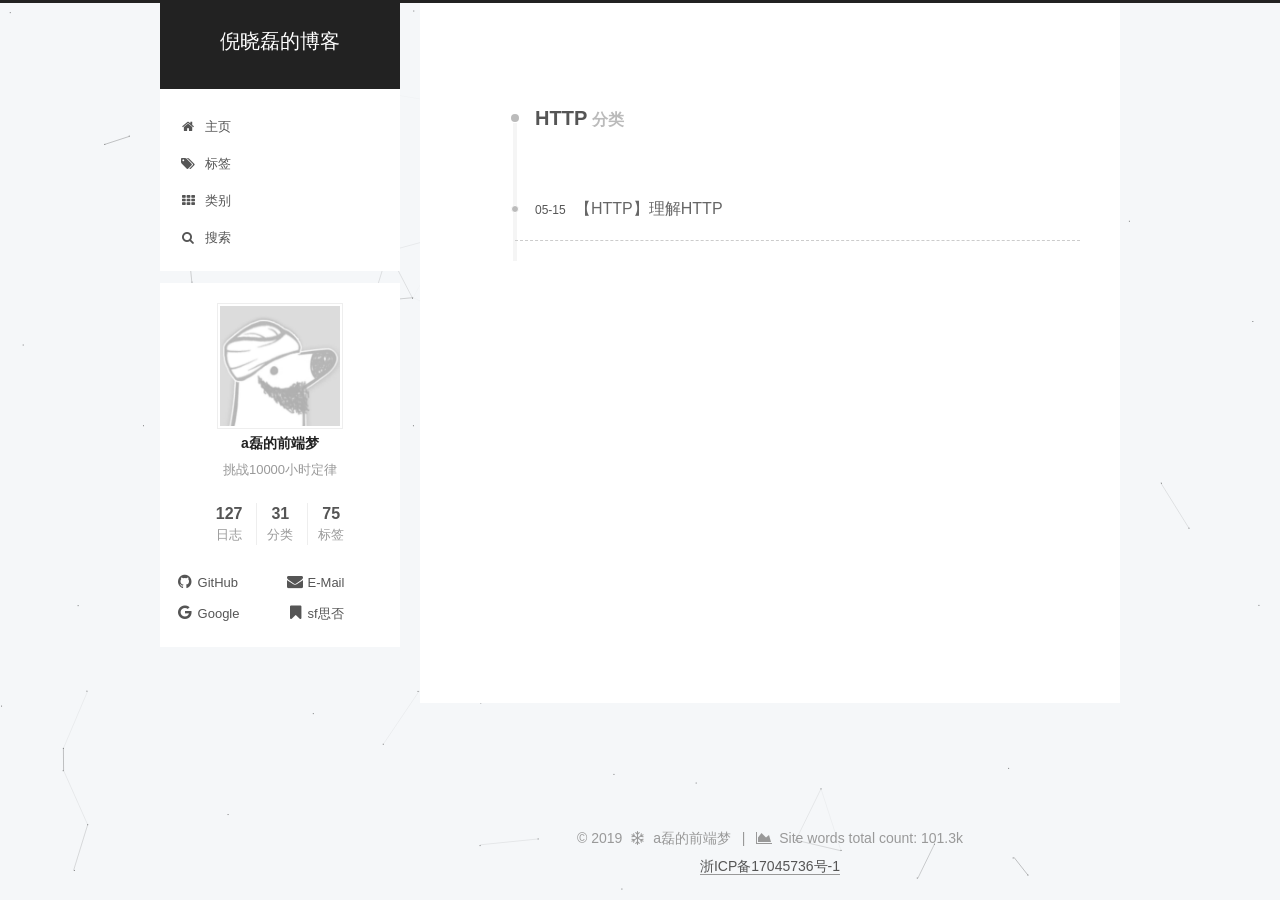
<file: categories/HTTP/index.html>
<!DOCTYPE html>




<html class="theme-next pisces" lang="zh-Hans">
<head><meta name="generator" content="Hexo 3.8.0">
  <meta charset="UTF-8">
<meta http-equiv="X-UA-Compatible" content="IE=edge">
<meta name="viewport" content="width=device-width, initial-scale=1, maximum-scale=1">
<meta name="theme-color" content="#222">
<meta name="google-site-verification" content="05q8BlYpNjXZYUDSdiPGL1DqJauEoquptd_o08ZaUSs">










<meta http-equiv="Cache-Control" content="no-transform">
<meta http-equiv="Cache-Control" content="no-siteapp">
















  
  
  <link href="/lib/fancybox/source/jquery.fancybox.css?v=2.1.5" rel="stylesheet" type="text/css">







<link href="/lib/font-awesome/css/font-awesome.min.css?v=4.6.2" rel="stylesheet" type="text/css">

<link href="/css/main.css?v=5.1.4" rel="stylesheet" type="text/css">


  <link rel="apple-touch-icon" sizes="180x180" href="/images/my_favicon_small.ico?v=5.1.4">


  <link rel="icon" type="image/png" sizes="32x32" href="/images/my_favicon.ico?v=5.1.4">


  <link rel="icon" type="image/png" sizes="16x16" href="/images/my_favicon_small.ico?v=5.1.4">


  <link rel="mask-icon" href="/images/logo.svg?v=5.1.4" color="#222">





  <meta name="keywords" content="倪晓磊, a磊, 倪晓磊的博客, a磊的前端梦, 全栈开发, 前端, 前端开发, nixiaolei, Node.js, webpack, JavaScript, HTML, CSS, Python, webGL">










<meta name="description" content="挑战10000小时定律">
<meta name="keywords" content="倪晓磊, a磊, 前端, 前端开发, nixiaolei, Node.js, webpack, JavaScript, HTML, CSS, Python, webGL">
<meta property="og:type" content="website">
<meta property="og:title" content="倪晓磊的博客">
<meta property="og:url" content="http://blog.nixiaolei.com/categories/HTTP/index.html">
<meta property="og:site_name" content="倪晓磊的博客">
<meta property="og:description" content="挑战10000小时定律">
<meta property="og:locale" content="zh-Hans">
<meta name="twitter:card" content="summary">
<meta name="twitter:title" content="倪晓磊的博客">
<meta name="twitter:description" content="挑战10000小时定律">



<script type="text/javascript" id="hexo.configurations">
  var NexT = window.NexT || {};
  var CONFIG = {
    root: '/',
    scheme: 'Pisces',
    version: '5.1.4',
    sidebar: {"position":"left","display":"post","offset":12,"b2t":false,"scrollpercent":false,"onmobile":false},
    fancybox: true,
    tabs: true,
    motion: {"enable":false,"async":false,"transition":{"post_block":"fadeIn","post_header":"slideDownIn","post_body":"slideDownIn","coll_header":"slideLeftIn","sidebar":"slideUpIn"}},
    duoshuo: {
      userId: '0',
      author: '博主'
    },
    algolia: {
      applicationID: '',
      apiKey: '',
      indexName: '',
      hits: "",
      labels: ""
    }
  };
</script>



  <link rel="canonical" href="http://blog.nixiaolei.com/categories/HTTP/">





  <title>分类: HTTP | 倪晓磊的博客</title>
  








</head>

<body itemscope itemtype="http://schema.org/WebPage" lang="zh-Hans">

  
  
    
  

  <div class="container sidebar-position-left ">
    <div class="headband"></div>

    <header id="header" class="header" itemscope itemtype="http://schema.org/WPHeader">
      <div class="header-inner"><div class="site-brand-wrapper">
  <div class="site-meta ">
    

    <div class="custom-logo-site-title">
      <a href="/" class="brand" rel="start">
        <span class="logo-line-before"><i></i></span>
        <span class="site-title">倪晓磊的博客</span>
        <span class="logo-line-after"><i></i></span>
      </a>
    </div>
      
        <h1 class="site-subtitle" itemprop="description"></h1>
      
  </div>

  <div class="site-nav-toggle">
    <button>
      <span class="btn-bar"></span>
      <span class="btn-bar"></span>
      <span class="btn-bar"></span>
    </button>
  </div>
</div>

<nav class="site-nav">
  

  
    <ul id="menu" class="menu">
      
        
        <li class="menu-item menu-item-主页">
          <a href="/" rel="section">
            
              <i class="menu-item-icon fa fa-fw fa-home"></i> <br>
            
            主页
          </a>
        </li>
      
        
        <li class="menu-item menu-item-标签">
          <a href="/tags/" rel="section">
            
              <i class="menu-item-icon fa fa-fw fa-tags"></i> <br>
            
            标签
          </a>
        </li>
      
        
        <li class="menu-item menu-item-类别">
          <a href="/categories/" rel="section">
            
              <i class="menu-item-icon fa fa-fw fa-th"></i> <br>
            
            类别
          </a>
        </li>
      

      
        <li class="menu-item menu-item-search">
          
            <a href="javascript:;" class="popup-trigger">
          
            
              <i class="menu-item-icon fa fa-search fa-fw"></i> <br>
            
            搜索
          </a>
        </li>
      
    </ul>
  

  
    <div class="site-search">
      
  <div class="popup search-popup local-search-popup">
  <div class="local-search-header clearfix">
    <span class="search-icon">
      <i class="fa fa-search"></i>
    </span>
    <span class="popup-btn-close">
      <i class="fa fa-times-circle"></i>
    </span>
    <div class="local-search-input-wrapper">
      <input autocomplete="off" placeholder="搜索..." spellcheck="false" type="text" id="local-search-input">
    </div>
  </div>
  <div id="local-search-result"></div>
</div>



    </div>
  
</nav>



 </div>
    </header>

    <main id="main" class="main">
      <div class="main-inner">
        <div class="content-wrap">
          <div id="content" class="content">
            

  
  
  
  <div class="post-block category">

    <div id="posts" class="posts-collapse">
      <div class="collection-title">
        <h2>HTTP<small>分类</small>
        </h2>
      </div>

      
        

  <article class="post post-type-normal" itemscope itemtype="http://schema.org/Article">
    <header class="post-header">

      <h3 class="post-title">
        
            <a class="post-title-link" href="/2019/05/15/【HTTP】理解HTTP/" itemprop="url">
              
                <span itemprop="name">【HTTP】理解HTTP</span>
              
            </a>
        
      </h3>

      <div class="post-meta">
        <time class="post-time" itemprop="dateCreated" datetime="2019-05-15T23:06:59+08:00" content="2019-05-15">
          05-15
        </time>
      </div>

    </header>
  </article>


      
    </div>

  </div>
  
  
  

  



          </div>
          


          

        </div>
        
          
  
  <div class="sidebar-toggle">
    <div class="sidebar-toggle-line-wrap">
      <span class="sidebar-toggle-line sidebar-toggle-line-first"></span>
      <span class="sidebar-toggle-line sidebar-toggle-line-middle"></span>
      <span class="sidebar-toggle-line sidebar-toggle-line-last"></span>
    </div>
  </div>

  <aside id="sidebar" class="sidebar">
    
    <div class="sidebar-inner">

      

      

      <section class="site-overview-wrap sidebar-panel sidebar-panel-active">
        <div class="site-overview">
          <div class="site-author motion-element" itemprop="author" itemscope itemtype="http://schema.org/Person">
            
              <img class="site-author-image" itemprop="image" src="/images/myavatar.jpg" alt="a磊的前端梦">
            
              <p class="site-author-name" itemprop="name">a磊的前端梦</p>
              <p class="site-description motion-element" itemprop="description">挑战10000小时定律</p>
          </div>

          <nav class="site-state motion-element">

            
              <div class="site-state-item site-state-posts">
              
                <a href="/archives">
              
                  <span class="site-state-item-count">127</span>
                  <span class="site-state-item-name">日志</span>
                </a>
              </div>
            

            
              
              
              <div class="site-state-item site-state-categories">
                <a href="/categories/index.html">
                  <span class="site-state-item-count">31</span>
                  <span class="site-state-item-name">分类</span>
                </a>
              </div>
            

            
              
              
              <div class="site-state-item site-state-tags">
                <a href="/tags/index.html">
                  <span class="site-state-item-count">75</span>
                  <span class="site-state-item-name">标签</span>
                </a>
              </div>
            

          </nav>

          

          
            <div class="links-of-author motion-element">
                
                  <span class="links-of-author-item">
                    <a rel="external nofollow" href="https://github.com/nixiaolei" target="_blank" title="GitHub">
                      
                        <i class="fa fa-fw fa-github"></i>GitHub</a>
                  </span>
                
                  <span class="links-of-author-item">
                    <a rel="external nofollow" href="mailto:nxl3477@foxmail.com" target="_blank" title="E-Mail">
                      
                        <i class="fa fa-fw fa-envelope"></i>E-Mail</a>
                  </span>
                
                  <span class="links-of-author-item">
                    <a rel="external nofollow" href="https://plus.google.com/nxl3477" target="_blank" title="Google">
                      
                        <i class="fa fa-fw fa-google"></i>Google</a>
                  </span>
                
                  <span class="links-of-author-item">
                    <a rel="external nofollow" href="https://segmentfault.com/u/nixiaolei" target="_blank" title="sf思否">
                      
                        <i class="fa fa-fw fa-bookmark"></i>sf思否</a>
                  </span>
                
            </div>
          

          
          

          
          

          

        </div>
      </section>

      

      

    </div>
  </aside>


        
      </div>
    </main>

    <footer id="footer" class="footer">
      <div class="footer-inner">
        <div class="copyright">&copy; <span itemprop="copyrightYear">2019</span>
  <span class="with-love">
    <i class="fa fa-snowflake-o"></i>
  </span>
  <span class="author" itemprop="copyrightHolder">a磊的前端梦</span>

  
    <span class="post-meta-divider">|</span>
    <span class="post-meta-item-icon">
      <i class="fa fa-area-chart"></i>
    </span>
    
      <span class="post-meta-item-text">Site words total count&#58;</span>
    
    <span title="Site words total count">101.3k</span>
  
</div>

<a href="http://www.beian.miit.gov.cn">浙ICP备17045736号-1</a> 










        







        
      </div>
    </footer>

    
      <div class="back-to-top">
        <i class="fa fa-arrow-up"></i>
        
      </div>
    

    

  </div>

  

<script type="text/javascript">
  if (Object.prototype.toString.call(window.Promise) !== '[object Function]') {
    window.Promise = null;
  }
</script>









  


  











  
  
    <script type="text/javascript" src="/lib/jquery/index.js?v=2.1.3"></script>
  

  
  
    <script type="text/javascript" src="/lib/fastclick/lib/fastclick.min.js?v=1.0.6"></script>
  

  
  
    <script type="text/javascript" src="/lib/jquery_lazyload/jquery.lazyload.js?v=1.9.7"></script>
  

  
  
    <script type="text/javascript" src="/lib/velocity/velocity.min.js?v=1.2.1"></script>
  

  
  
    <script type="text/javascript" src="/lib/velocity/velocity.ui.min.js?v=1.2.1"></script>
  

  
  
    <script type="text/javascript" src="/lib/fancybox/source/jquery.fancybox.pack.js?v=2.1.5"></script>
  

  
  
    <script type="text/javascript" src="/lib/canvas-nest/canvas-nest.min.js"></script>
  


  


  <script type="text/javascript" src="/js/src/utils.js?v=5.1.4"></script>

  <script type="text/javascript" src="/js/src/motion.js?v=5.1.4"></script>



  
  


  <script type="text/javascript" src="/js/src/affix.js?v=5.1.4"></script>

  <script type="text/javascript" src="/js/src/schemes/pisces.js?v=5.1.4"></script>



  

  


  <script type="text/javascript" src="/js/src/bootstrap.js?v=5.1.4"></script>



  


  




	





  





  













  

  <script type="text/javascript">
    // Popup Window;
    var isfetched = false;
    var isXml = true;
    // Search DB path;
    var search_path = "search.xml";
    if (search_path.length === 0) {
      search_path = "search.xml";
    } else if (/json$/i.test(search_path)) {
      isXml = false;
    }
    var path = "/" + search_path;
    // monitor main search box;

    var onPopupClose = function (e) {
      $('.popup').hide();
      $('#local-search-input').val('');
      $('.search-result-list').remove();
      $('#no-result').remove();
      $(".local-search-pop-overlay").remove();
      $('body').css('overflow', '');
    }

    function proceedsearch() {
      $("body")
        .append('<div class="search-popup-overlay local-search-pop-overlay"></div>')
        .css('overflow', 'hidden');
      $('.search-popup-overlay').click(onPopupClose);
      $('.popup').toggle();
      var $localSearchInput = $('#local-search-input');
      $localSearchInput.attr("autocapitalize", "none");
      $localSearchInput.attr("autocorrect", "off");
      $localSearchInput.focus();
    }

    // search function;
    var searchFunc = function(path, search_id, content_id) {
      'use strict';

      // start loading animation
      $("body")
        .append('<div class="search-popup-overlay local-search-pop-overlay">' +
          '<div id="search-loading-icon">' +
          '<i class="fa fa-spinner fa-pulse fa-5x fa-fw"></i>' +
          '</div>' +
          '</div>')
        .css('overflow', 'hidden');
      $("#search-loading-icon").css('margin', '20% auto 0 auto').css('text-align', 'center');

      $.ajax({
        url: path,
        dataType: isXml ? "xml" : "json",
        async: true,
        success: function(res) {
          // get the contents from search data
          isfetched = true;
          $('.popup').detach().appendTo('.header-inner');
          var datas = isXml ? $("entry", res).map(function() {
            return {
              title: $("title", this).text(),
              content: $("content",this).text(),
              url: $("url" , this).text()
            };
          }).get() : res;
          var input = document.getElementById(search_id);
          var resultContent = document.getElementById(content_id);
          var inputEventFunction = function() {
            var searchText = input.value.trim().toLowerCase();
            var keywords = searchText.split(/[\s\-]+/);
            if (keywords.length > 1) {
              keywords.push(searchText);
            }
            var resultItems = [];
            if (searchText.length > 0) {
              // perform local searching
              datas.forEach(function(data) {
                var isMatch = false;
                var hitCount = 0;
                var searchTextCount = 0;
                var title = data.title.trim();
                var titleInLowerCase = title.toLowerCase();
                var content = data.content.trim().replace(/<[^>]+>/g,"");
                var contentInLowerCase = content.toLowerCase();
                var articleUrl = decodeURIComponent(data.url);
                var indexOfTitle = [];
                var indexOfContent = [];
                // only match articles with not empty titles
                if(title != '') {
                  keywords.forEach(function(keyword) {
                    function getIndexByWord(word, text, caseSensitive) {
                      var wordLen = word.length;
                      if (wordLen === 0) {
                        return [];
                      }
                      var startPosition = 0, position = [], index = [];
                      if (!caseSensitive) {
                        text = text.toLowerCase();
                        word = word.toLowerCase();
                      }
                      while ((position = text.indexOf(word, startPosition)) > -1) {
                        index.push({position: position, word: word});
                        startPosition = position + wordLen;
                      }
                      return index;
                    }

                    indexOfTitle = indexOfTitle.concat(getIndexByWord(keyword, titleInLowerCase, false));
                    indexOfContent = indexOfContent.concat(getIndexByWord(keyword, contentInLowerCase, false));
                  });
                  if (indexOfTitle.length > 0 || indexOfContent.length > 0) {
                    isMatch = true;
                    hitCount = indexOfTitle.length + indexOfContent.length;
                  }
                }

                // show search results

                if (isMatch) {
                  // sort index by position of keyword

                  [indexOfTitle, indexOfContent].forEach(function (index) {
                    index.sort(function (itemLeft, itemRight) {
                      if (itemRight.position !== itemLeft.position) {
                        return itemRight.position - itemLeft.position;
                      } else {
                        return itemLeft.word.length - itemRight.word.length;
                      }
                    });
                  });

                  // merge hits into slices

                  function mergeIntoSlice(text, start, end, index) {
                    var item = index[index.length - 1];
                    var position = item.position;
                    var word = item.word;
                    var hits = [];
                    var searchTextCountInSlice = 0;
                    while (position + word.length <= end && index.length != 0) {
                      if (word === searchText) {
                        searchTextCountInSlice++;
                      }
                      hits.push({position: position, length: word.length});
                      var wordEnd = position + word.length;

                      // move to next position of hit

                      index.pop();
                      while (index.length != 0) {
                        item = index[index.length - 1];
                        position = item.position;
                        word = item.word;
                        if (wordEnd > position) {
                          index.pop();
                        } else {
                          break;
                        }
                      }
                    }
                    searchTextCount += searchTextCountInSlice;
                    return {
                      hits: hits,
                      start: start,
                      end: end,
                      searchTextCount: searchTextCountInSlice
                    };
                  }

                  var slicesOfTitle = [];
                  if (indexOfTitle.length != 0) {
                    slicesOfTitle.push(mergeIntoSlice(title, 0, title.length, indexOfTitle));
                  }

                  var slicesOfContent = [];
                  while (indexOfContent.length != 0) {
                    var item = indexOfContent[indexOfContent.length - 1];
                    var position = item.position;
                    var word = item.word;
                    // cut out 100 characters
                    var start = position - 20;
                    var end = position + 80;
                    if(start < 0){
                      start = 0;
                    }
                    if (end < position + word.length) {
                      end = position + word.length;
                    }
                    if(end > content.length){
                      end = content.length;
                    }
                    slicesOfContent.push(mergeIntoSlice(content, start, end, indexOfContent));
                  }

                  // sort slices in content by search text's count and hits' count

                  slicesOfContent.sort(function (sliceLeft, sliceRight) {
                    if (sliceLeft.searchTextCount !== sliceRight.searchTextCount) {
                      return sliceRight.searchTextCount - sliceLeft.searchTextCount;
                    } else if (sliceLeft.hits.length !== sliceRight.hits.length) {
                      return sliceRight.hits.length - sliceLeft.hits.length;
                    } else {
                      return sliceLeft.start - sliceRight.start;
                    }
                  });

                  // select top N slices in content

                  var upperBound = parseInt('1');
                  if (upperBound >= 0) {
                    slicesOfContent = slicesOfContent.slice(0, upperBound);
                  }

                  // highlight title and content

                  function highlightKeyword(text, slice) {
                    var result = '';
                    var prevEnd = slice.start;
                    slice.hits.forEach(function (hit) {
                      result += text.substring(prevEnd, hit.position);
                      var end = hit.position + hit.length;
                      result += '<b class="search-keyword">' + text.substring(hit.position, end) + '</b>';
                      prevEnd = end;
                    });
                    result += text.substring(prevEnd, slice.end);
                    return result;
                  }

                  var resultItem = '';

                  if (slicesOfTitle.length != 0) {
                    resultItem += "<li><a href='" + articleUrl + "' class='search-result-title'>" + highlightKeyword(title, slicesOfTitle[0]) + "</a>";
                  } else {
                    resultItem += "<li><a href='" + articleUrl + "' class='search-result-title'>" + title + "</a>";
                  }

                  slicesOfContent.forEach(function (slice) {
                    resultItem += "<a href='" + articleUrl + "'>" +
                      "<p class=\"search-result\">" + highlightKeyword(content, slice) +
                      "...</p>" + "</a>";
                  });

                  resultItem += "</li>";
                  resultItems.push({
                    item: resultItem,
                    searchTextCount: searchTextCount,
                    hitCount: hitCount,
                    id: resultItems.length
                  });
                }
              })
            };
            if (keywords.length === 1 && keywords[0] === "") {
              resultContent.innerHTML = '<div id="no-result"><i class="fa fa-search fa-5x" /></div>'
            } else if (resultItems.length === 0) {
              resultContent.innerHTML = '<div id="no-result"><i class="fa fa-frown-o fa-5x" /></div>'
            } else {
              resultItems.sort(function (resultLeft, resultRight) {
                if (resultLeft.searchTextCount !== resultRight.searchTextCount) {
                  return resultRight.searchTextCount - resultLeft.searchTextCount;
                } else if (resultLeft.hitCount !== resultRight.hitCount) {
                  return resultRight.hitCount - resultLeft.hitCount;
                } else {
                  return resultRight.id - resultLeft.id;
                }
              });
              var searchResultList = '<ul class=\"search-result-list\">';
              resultItems.forEach(function (result) {
                searchResultList += result.item;
              })
              searchResultList += "</ul>";
              resultContent.innerHTML = searchResultList;
            }
          }

          if ('auto' === 'auto') {
            input.addEventListener('input', inputEventFunction);
          } else {
            $('.search-icon').click(inputEventFunction);
            input.addEventListener('keypress', function (event) {
              if (event.keyCode === 13) {
                inputEventFunction();
              }
            });
          }

          // remove loading animation
          $(".local-search-pop-overlay").remove();
          $('body').css('overflow', '');

          proceedsearch();
        }
      });
    }

    // handle and trigger popup window;
    $('.popup-trigger').click(function(e) {
      e.stopPropagation();
      if (isfetched === false) {
        searchFunc(path, 'local-search-input', 'local-search-result');
      } else {
        proceedsearch();
      };
    });

    $('.popup-btn-close').click(onPopupClose);
    $('.popup').click(function(e){
      e.stopPropagation();
    });
    $(document).on('keyup', function (event) {
      var shouldDismissSearchPopup = event.which === 27 &&
        $('.search-popup').is(':visible');
      if (shouldDismissSearchPopup) {
        onPopupClose();
      }
    });
  </script>





  

  

  
<script>
(function(){
    var bp = document.createElement('script');
    var curProtocol = window.location.protocol.split(':')[0];
    if (curProtocol === 'https') {
        bp.src = 'https://zz.bdstatic.com/linksubmit/push.js';        
    }
    else {
        bp.src = 'http://push.zhanzhang.baidu.com/push.js';
    }
    var s = document.getElementsByTagName("script")[0];
    s.parentNode.insertBefore(bp, s);
})();
</script>


  
  

  

  

  


</body>
</html>
</file>
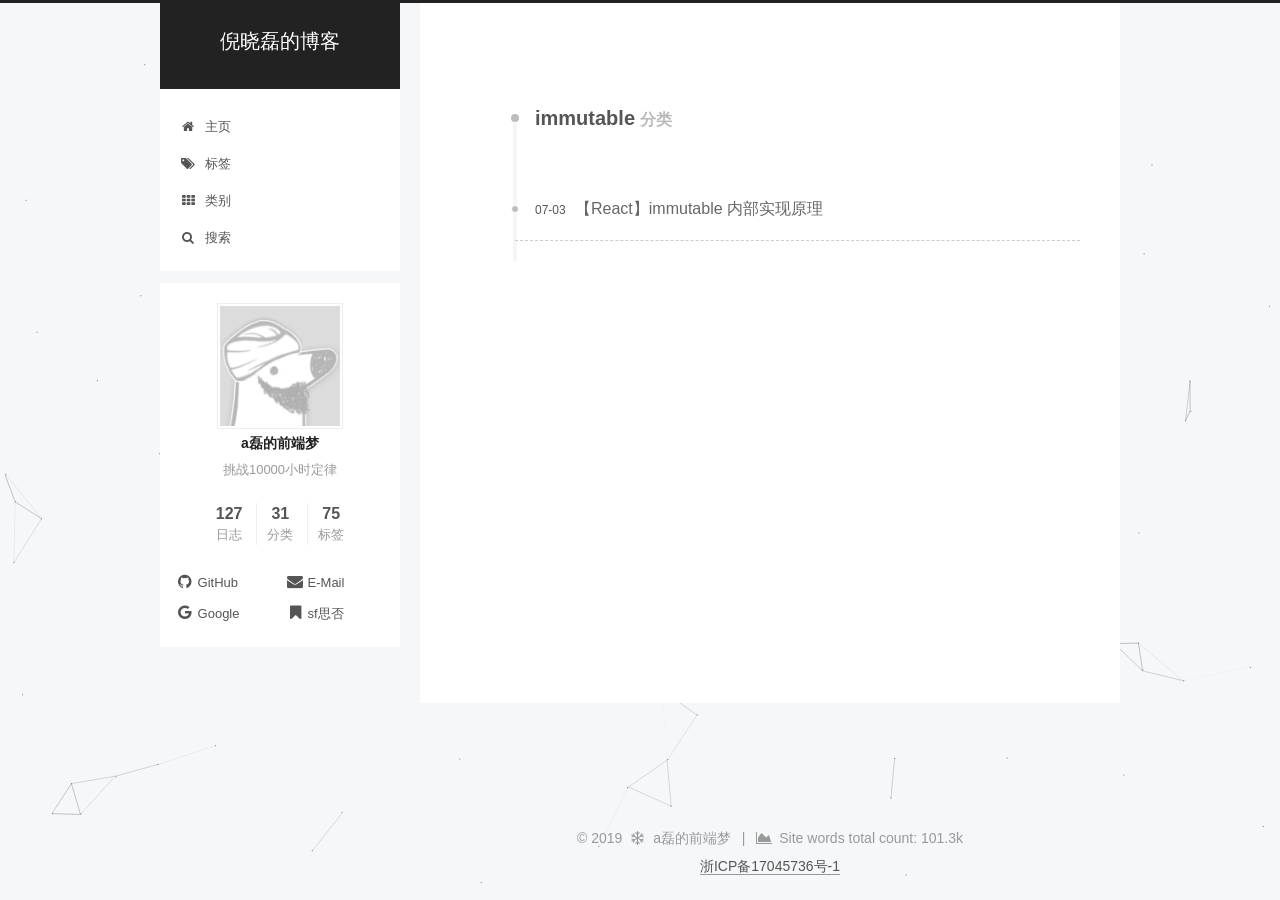
<file: categories/immutable/index.html>
<!DOCTYPE html>




<html class="theme-next pisces" lang="zh-Hans">
<head><meta name="generator" content="Hexo 3.8.0">
  <meta charset="UTF-8">
<meta http-equiv="X-UA-Compatible" content="IE=edge">
<meta name="viewport" content="width=device-width, initial-scale=1, maximum-scale=1">
<meta name="theme-color" content="#222">
<meta name="google-site-verification" content="05q8BlYpNjXZYUDSdiPGL1DqJauEoquptd_o08ZaUSs">










<meta http-equiv="Cache-Control" content="no-transform">
<meta http-equiv="Cache-Control" content="no-siteapp">
















  
  
  <link href="/lib/fancybox/source/jquery.fancybox.css?v=2.1.5" rel="stylesheet" type="text/css">







<link href="/lib/font-awesome/css/font-awesome.min.css?v=4.6.2" rel="stylesheet" type="text/css">

<link href="/css/main.css?v=5.1.4" rel="stylesheet" type="text/css">


  <link rel="apple-touch-icon" sizes="180x180" href="/images/my_favicon_small.ico?v=5.1.4">


  <link rel="icon" type="image/png" sizes="32x32" href="/images/my_favicon.ico?v=5.1.4">


  <link rel="icon" type="image/png" sizes="16x16" href="/images/my_favicon_small.ico?v=5.1.4">


  <link rel="mask-icon" href="/images/logo.svg?v=5.1.4" color="#222">





  <meta name="keywords" content="倪晓磊, a磊, 倪晓磊的博客, a磊的前端梦, 全栈开发, 前端, 前端开发, nixiaolei, Node.js, webpack, JavaScript, HTML, CSS, Python, webGL">










<meta name="description" content="挑战10000小时定律">
<meta name="keywords" content="倪晓磊, a磊, 前端, 前端开发, nixiaolei, Node.js, webpack, JavaScript, HTML, CSS, Python, webGL">
<meta property="og:type" content="website">
<meta property="og:title" content="倪晓磊的博客">
<meta property="og:url" content="http://blog.nixiaolei.com/categories/immutable/index.html">
<meta property="og:site_name" content="倪晓磊的博客">
<meta property="og:description" content="挑战10000小时定律">
<meta property="og:locale" content="zh-Hans">
<meta name="twitter:card" content="summary">
<meta name="twitter:title" content="倪晓磊的博客">
<meta name="twitter:description" content="挑战10000小时定律">



<script type="text/javascript" id="hexo.configurations">
  var NexT = window.NexT || {};
  var CONFIG = {
    root: '/',
    scheme: 'Pisces',
    version: '5.1.4',
    sidebar: {"position":"left","display":"post","offset":12,"b2t":false,"scrollpercent":false,"onmobile":false},
    fancybox: true,
    tabs: true,
    motion: {"enable":false,"async":false,"transition":{"post_block":"fadeIn","post_header":"slideDownIn","post_body":"slideDownIn","coll_header":"slideLeftIn","sidebar":"slideUpIn"}},
    duoshuo: {
      userId: '0',
      author: '博主'
    },
    algolia: {
      applicationID: '',
      apiKey: '',
      indexName: '',
      hits: "",
      labels: ""
    }
  };
</script>



  <link rel="canonical" href="http://blog.nixiaolei.com/categories/immutable/">





  <title>分类: immutable | 倪晓磊的博客</title>
  








</head>

<body itemscope itemtype="http://schema.org/WebPage" lang="zh-Hans">

  
  
    
  

  <div class="container sidebar-position-left ">
    <div class="headband"></div>

    <header id="header" class="header" itemscope itemtype="http://schema.org/WPHeader">
      <div class="header-inner"><div class="site-brand-wrapper">
  <div class="site-meta ">
    

    <div class="custom-logo-site-title">
      <a href="/" class="brand" rel="start">
        <span class="logo-line-before"><i></i></span>
        <span class="site-title">倪晓磊的博客</span>
        <span class="logo-line-after"><i></i></span>
      </a>
    </div>
      
        <h1 class="site-subtitle" itemprop="description"></h1>
      
  </div>

  <div class="site-nav-toggle">
    <button>
      <span class="btn-bar"></span>
      <span class="btn-bar"></span>
      <span class="btn-bar"></span>
    </button>
  </div>
</div>

<nav class="site-nav">
  

  
    <ul id="menu" class="menu">
      
        
        <li class="menu-item menu-item-主页">
          <a href="/" rel="section">
            
              <i class="menu-item-icon fa fa-fw fa-home"></i> <br>
            
            主页
          </a>
        </li>
      
        
        <li class="menu-item menu-item-标签">
          <a href="/tags/" rel="section">
            
              <i class="menu-item-icon fa fa-fw fa-tags"></i> <br>
            
            标签
          </a>
        </li>
      
        
        <li class="menu-item menu-item-类别">
          <a href="/categories/" rel="section">
            
              <i class="menu-item-icon fa fa-fw fa-th"></i> <br>
            
            类别
          </a>
        </li>
      

      
        <li class="menu-item menu-item-search">
          
            <a href="javascript:;" class="popup-trigger">
          
            
              <i class="menu-item-icon fa fa-search fa-fw"></i> <br>
            
            搜索
          </a>
        </li>
      
    </ul>
  

  
    <div class="site-search">
      
  <div class="popup search-popup local-search-popup">
  <div class="local-search-header clearfix">
    <span class="search-icon">
      <i class="fa fa-search"></i>
    </span>
    <span class="popup-btn-close">
      <i class="fa fa-times-circle"></i>
    </span>
    <div class="local-search-input-wrapper">
      <input autocomplete="off" placeholder="搜索..." spellcheck="false" type="text" id="local-search-input">
    </div>
  </div>
  <div id="local-search-result"></div>
</div>



    </div>
  
</nav>



 </div>
    </header>

    <main id="main" class="main">
      <div class="main-inner">
        <div class="content-wrap">
          <div id="content" class="content">
            

  
  
  
  <div class="post-block category">

    <div id="posts" class="posts-collapse">
      <div class="collection-title">
        <h2>immutable<small>分类</small>
        </h2>
      </div>

      
        

  <article class="post post-type-normal" itemscope itemtype="http://schema.org/Article">
    <header class="post-header">

      <h3 class="post-title">
        
            <a class="post-title-link" href="/2019/07/03/【React】immutable-内部实现原理/" itemprop="url">
              
                <span itemprop="name">【React】immutable 内部实现原理</span>
              
            </a>
        
      </h3>

      <div class="post-meta">
        <time class="post-time" itemprop="dateCreated" datetime="2019-07-03T20:01:04+08:00" content="2019-07-03">
          07-03
        </time>
      </div>

    </header>
  </article>


      
    </div>

  </div>
  
  
  

  



          </div>
          


          

        </div>
        
          
  
  <div class="sidebar-toggle">
    <div class="sidebar-toggle-line-wrap">
      <span class="sidebar-toggle-line sidebar-toggle-line-first"></span>
      <span class="sidebar-toggle-line sidebar-toggle-line-middle"></span>
      <span class="sidebar-toggle-line sidebar-toggle-line-last"></span>
    </div>
  </div>

  <aside id="sidebar" class="sidebar">
    
    <div class="sidebar-inner">

      

      

      <section class="site-overview-wrap sidebar-panel sidebar-panel-active">
        <div class="site-overview">
          <div class="site-author motion-element" itemprop="author" itemscope itemtype="http://schema.org/Person">
            
              <img class="site-author-image" itemprop="image" src="/images/myavatar.jpg" alt="a磊的前端梦">
            
              <p class="site-author-name" itemprop="name">a磊的前端梦</p>
              <p class="site-description motion-element" itemprop="description">挑战10000小时定律</p>
          </div>

          <nav class="site-state motion-element">

            
              <div class="site-state-item site-state-posts">
              
                <a href="/archives">
              
                  <span class="site-state-item-count">127</span>
                  <span class="site-state-item-name">日志</span>
                </a>
              </div>
            

            
              
              
              <div class="site-state-item site-state-categories">
                <a href="/categories/index.html">
                  <span class="site-state-item-count">31</span>
                  <span class="site-state-item-name">分类</span>
                </a>
              </div>
            

            
              
              
              <div class="site-state-item site-state-tags">
                <a href="/tags/index.html">
                  <span class="site-state-item-count">75</span>
                  <span class="site-state-item-name">标签</span>
                </a>
              </div>
            

          </nav>

          

          
            <div class="links-of-author motion-element">
                
                  <span class="links-of-author-item">
                    <a rel="external nofollow" href="https://github.com/nixiaolei" target="_blank" title="GitHub">
                      
                        <i class="fa fa-fw fa-github"></i>GitHub</a>
                  </span>
                
                  <span class="links-of-author-item">
                    <a rel="external nofollow" href="mailto:nxl3477@foxmail.com" target="_blank" title="E-Mail">
                      
                        <i class="fa fa-fw fa-envelope"></i>E-Mail</a>
                  </span>
                
                  <span class="links-of-author-item">
                    <a rel="external nofollow" href="https://plus.google.com/nxl3477" target="_blank" title="Google">
                      
                        <i class="fa fa-fw fa-google"></i>Google</a>
                  </span>
                
                  <span class="links-of-author-item">
                    <a rel="external nofollow" href="https://segmentfault.com/u/nixiaolei" target="_blank" title="sf思否">
                      
                        <i class="fa fa-fw fa-bookmark"></i>sf思否</a>
                  </span>
                
            </div>
          

          
          

          
          

          

        </div>
      </section>

      

      

    </div>
  </aside>


        
      </div>
    </main>

    <footer id="footer" class="footer">
      <div class="footer-inner">
        <div class="copyright">&copy; <span itemprop="copyrightYear">2019</span>
  <span class="with-love">
    <i class="fa fa-snowflake-o"></i>
  </span>
  <span class="author" itemprop="copyrightHolder">a磊的前端梦</span>

  
    <span class="post-meta-divider">|</span>
    <span class="post-meta-item-icon">
      <i class="fa fa-area-chart"></i>
    </span>
    
      <span class="post-meta-item-text">Site words total count&#58;</span>
    
    <span title="Site words total count">101.3k</span>
  
</div>

<a href="http://www.beian.miit.gov.cn">浙ICP备17045736号-1</a> 










        







        
      </div>
    </footer>

    
      <div class="back-to-top">
        <i class="fa fa-arrow-up"></i>
        
      </div>
    

    

  </div>

  

<script type="text/javascript">
  if (Object.prototype.toString.call(window.Promise) !== '[object Function]') {
    window.Promise = null;
  }
</script>









  


  











  
  
    <script type="text/javascript" src="/lib/jquery/index.js?v=2.1.3"></script>
  

  
  
    <script type="text/javascript" src="/lib/fastclick/lib/fastclick.min.js?v=1.0.6"></script>
  

  
  
    <script type="text/javascript" src="/lib/jquery_lazyload/jquery.lazyload.js?v=1.9.7"></script>
  

  
  
    <script type="text/javascript" src="/lib/velocity/velocity.min.js?v=1.2.1"></script>
  

  
  
    <script type="text/javascript" src="/lib/velocity/velocity.ui.min.js?v=1.2.1"></script>
  

  
  
    <script type="text/javascript" src="/lib/fancybox/source/jquery.fancybox.pack.js?v=2.1.5"></script>
  

  
  
    <script type="text/javascript" src="/lib/canvas-nest/canvas-nest.min.js"></script>
  


  


  <script type="text/javascript" src="/js/src/utils.js?v=5.1.4"></script>

  <script type="text/javascript" src="/js/src/motion.js?v=5.1.4"></script>



  
  


  <script type="text/javascript" src="/js/src/affix.js?v=5.1.4"></script>

  <script type="text/javascript" src="/js/src/schemes/pisces.js?v=5.1.4"></script>



  

  


  <script type="text/javascript" src="/js/src/bootstrap.js?v=5.1.4"></script>



  


  




	





  





  













  

  <script type="text/javascript">
    // Popup Window;
    var isfetched = false;
    var isXml = true;
    // Search DB path;
    var search_path = "search.xml";
    if (search_path.length === 0) {
      search_path = "search.xml";
    } else if (/json$/i.test(search_path)) {
      isXml = false;
    }
    var path = "/" + search_path;
    // monitor main search box;

    var onPopupClose = function (e) {
      $('.popup').hide();
      $('#local-search-input').val('');
      $('.search-result-list').remove();
      $('#no-result').remove();
      $(".local-search-pop-overlay").remove();
      $('body').css('overflow', '');
    }

    function proceedsearch() {
      $("body")
        .append('<div class="search-popup-overlay local-search-pop-overlay"></div>')
        .css('overflow', 'hidden');
      $('.search-popup-overlay').click(onPopupClose);
      $('.popup').toggle();
      var $localSearchInput = $('#local-search-input');
      $localSearchInput.attr("autocapitalize", "none");
      $localSearchInput.attr("autocorrect", "off");
      $localSearchInput.focus();
    }

    // search function;
    var searchFunc = function(path, search_id, content_id) {
      'use strict';

      // start loading animation
      $("body")
        .append('<div class="search-popup-overlay local-search-pop-overlay">' +
          '<div id="search-loading-icon">' +
          '<i class="fa fa-spinner fa-pulse fa-5x fa-fw"></i>' +
          '</div>' +
          '</div>')
        .css('overflow', 'hidden');
      $("#search-loading-icon").css('margin', '20% auto 0 auto').css('text-align', 'center');

      $.ajax({
        url: path,
        dataType: isXml ? "xml" : "json",
        async: true,
        success: function(res) {
          // get the contents from search data
          isfetched = true;
          $('.popup').detach().appendTo('.header-inner');
          var datas = isXml ? $("entry", res).map(function() {
            return {
              title: $("title", this).text(),
              content: $("content",this).text(),
              url: $("url" , this).text()
            };
          }).get() : res;
          var input = document.getElementById(search_id);
          var resultContent = document.getElementById(content_id);
          var inputEventFunction = function() {
            var searchText = input.value.trim().toLowerCase();
            var keywords = searchText.split(/[\s\-]+/);
            if (keywords.length > 1) {
              keywords.push(searchText);
            }
            var resultItems = [];
            if (searchText.length > 0) {
              // perform local searching
              datas.forEach(function(data) {
                var isMatch = false;
                var hitCount = 0;
                var searchTextCount = 0;
                var title = data.title.trim();
                var titleInLowerCase = title.toLowerCase();
                var content = data.content.trim().replace(/<[^>]+>/g,"");
                var contentInLowerCase = content.toLowerCase();
                var articleUrl = decodeURIComponent(data.url);
                var indexOfTitle = [];
                var indexOfContent = [];
                // only match articles with not empty titles
                if(title != '') {
                  keywords.forEach(function(keyword) {
                    function getIndexByWord(word, text, caseSensitive) {
                      var wordLen = word.length;
                      if (wordLen === 0) {
                        return [];
                      }
                      var startPosition = 0, position = [], index = [];
                      if (!caseSensitive) {
                        text = text.toLowerCase();
                        word = word.toLowerCase();
                      }
                      while ((position = text.indexOf(word, startPosition)) > -1) {
                        index.push({position: position, word: word});
                        startPosition = position + wordLen;
                      }
                      return index;
                    }

                    indexOfTitle = indexOfTitle.concat(getIndexByWord(keyword, titleInLowerCase, false));
                    indexOfContent = indexOfContent.concat(getIndexByWord(keyword, contentInLowerCase, false));
                  });
                  if (indexOfTitle.length > 0 || indexOfContent.length > 0) {
                    isMatch = true;
                    hitCount = indexOfTitle.length + indexOfContent.length;
                  }
                }

                // show search results

                if (isMatch) {
                  // sort index by position of keyword

                  [indexOfTitle, indexOfContent].forEach(function (index) {
                    index.sort(function (itemLeft, itemRight) {
                      if (itemRight.position !== itemLeft.position) {
                        return itemRight.position - itemLeft.position;
                      } else {
                        return itemLeft.word.length - itemRight.word.length;
                      }
                    });
                  });

                  // merge hits into slices

                  function mergeIntoSlice(text, start, end, index) {
                    var item = index[index.length - 1];
                    var position = item.position;
                    var word = item.word;
                    var hits = [];
                    var searchTextCountInSlice = 0;
                    while (position + word.length <= end && index.length != 0) {
                      if (word === searchText) {
                        searchTextCountInSlice++;
                      }
                      hits.push({position: position, length: word.length});
                      var wordEnd = position + word.length;

                      // move to next position of hit

                      index.pop();
                      while (index.length != 0) {
                        item = index[index.length - 1];
                        position = item.position;
                        word = item.word;
                        if (wordEnd > position) {
                          index.pop();
                        } else {
                          break;
                        }
                      }
                    }
                    searchTextCount += searchTextCountInSlice;
                    return {
                      hits: hits,
                      start: start,
                      end: end,
                      searchTextCount: searchTextCountInSlice
                    };
                  }

                  var slicesOfTitle = [];
                  if (indexOfTitle.length != 0) {
                    slicesOfTitle.push(mergeIntoSlice(title, 0, title.length, indexOfTitle));
                  }

                  var slicesOfContent = [];
                  while (indexOfContent.length != 0) {
                    var item = indexOfContent[indexOfContent.length - 1];
                    var position = item.position;
                    var word = item.word;
                    // cut out 100 characters
                    var start = position - 20;
                    var end = position + 80;
                    if(start < 0){
                      start = 0;
                    }
                    if (end < position + word.length) {
                      end = position + word.length;
                    }
                    if(end > content.length){
                      end = content.length;
                    }
                    slicesOfContent.push(mergeIntoSlice(content, start, end, indexOfContent));
                  }

                  // sort slices in content by search text's count and hits' count

                  slicesOfContent.sort(function (sliceLeft, sliceRight) {
                    if (sliceLeft.searchTextCount !== sliceRight.searchTextCount) {
                      return sliceRight.searchTextCount - sliceLeft.searchTextCount;
                    } else if (sliceLeft.hits.length !== sliceRight.hits.length) {
                      return sliceRight.hits.length - sliceLeft.hits.length;
                    } else {
                      return sliceLeft.start - sliceRight.start;
                    }
                  });

                  // select top N slices in content

                  var upperBound = parseInt('1');
                  if (upperBound >= 0) {
                    slicesOfContent = slicesOfContent.slice(0, upperBound);
                  }

                  // highlight title and content

                  function highlightKeyword(text, slice) {
                    var result = '';
                    var prevEnd = slice.start;
                    slice.hits.forEach(function (hit) {
                      result += text.substring(prevEnd, hit.position);
                      var end = hit.position + hit.length;
                      result += '<b class="search-keyword">' + text.substring(hit.position, end) + '</b>';
                      prevEnd = end;
                    });
                    result += text.substring(prevEnd, slice.end);
                    return result;
                  }

                  var resultItem = '';

                  if (slicesOfTitle.length != 0) {
                    resultItem += "<li><a href='" + articleUrl + "' class='search-result-title'>" + highlightKeyword(title, slicesOfTitle[0]) + "</a>";
                  } else {
                    resultItem += "<li><a href='" + articleUrl + "' class='search-result-title'>" + title + "</a>";
                  }

                  slicesOfContent.forEach(function (slice) {
                    resultItem += "<a href='" + articleUrl + "'>" +
                      "<p class=\"search-result\">" + highlightKeyword(content, slice) +
                      "...</p>" + "</a>";
                  });

                  resultItem += "</li>";
                  resultItems.push({
                    item: resultItem,
                    searchTextCount: searchTextCount,
                    hitCount: hitCount,
                    id: resultItems.length
                  });
                }
              })
            };
            if (keywords.length === 1 && keywords[0] === "") {
              resultContent.innerHTML = '<div id="no-result"><i class="fa fa-search fa-5x" /></div>'
            } else if (resultItems.length === 0) {
              resultContent.innerHTML = '<div id="no-result"><i class="fa fa-frown-o fa-5x" /></div>'
            } else {
              resultItems.sort(function (resultLeft, resultRight) {
                if (resultLeft.searchTextCount !== resultRight.searchTextCount) {
                  return resultRight.searchTextCount - resultLeft.searchTextCount;
                } else if (resultLeft.hitCount !== resultRight.hitCount) {
                  return resultRight.hitCount - resultLeft.hitCount;
                } else {
                  return resultRight.id - resultLeft.id;
                }
              });
              var searchResultList = '<ul class=\"search-result-list\">';
              resultItems.forEach(function (result) {
                searchResultList += result.item;
              })
              searchResultList += "</ul>";
              resultContent.innerHTML = searchResultList;
            }
          }

          if ('auto' === 'auto') {
            input.addEventListener('input', inputEventFunction);
          } else {
            $('.search-icon').click(inputEventFunction);
            input.addEventListener('keypress', function (event) {
              if (event.keyCode === 13) {
                inputEventFunction();
              }
            });
          }

          // remove loading animation
          $(".local-search-pop-overlay").remove();
          $('body').css('overflow', '');

          proceedsearch();
        }
      });
    }

    // handle and trigger popup window;
    $('.popup-trigger').click(function(e) {
      e.stopPropagation();
      if (isfetched === false) {
        searchFunc(path, 'local-search-input', 'local-search-result');
      } else {
        proceedsearch();
      };
    });

    $('.popup-btn-close').click(onPopupClose);
    $('.popup').click(function(e){
      e.stopPropagation();
    });
    $(document).on('keyup', function (event) {
      var shouldDismissSearchPopup = event.which === 27 &&
        $('.search-popup').is(':visible');
      if (shouldDismissSearchPopup) {
        onPopupClose();
      }
    });
  </script>





  

  

  
<script>
(function(){
    var bp = document.createElement('script');
    var curProtocol = window.location.protocol.split(':')[0];
    if (curProtocol === 'https') {
        bp.src = 'https://zz.bdstatic.com/linksubmit/push.js';        
    }
    else {
        bp.src = 'http://push.zhanzhang.baidu.com/push.js';
    }
    var s = document.getElementsByTagName("script")[0];
    s.parentNode.insertBefore(bp, s);
})();
</script>


  
  

  

  

  


</body>
</html>
</file>
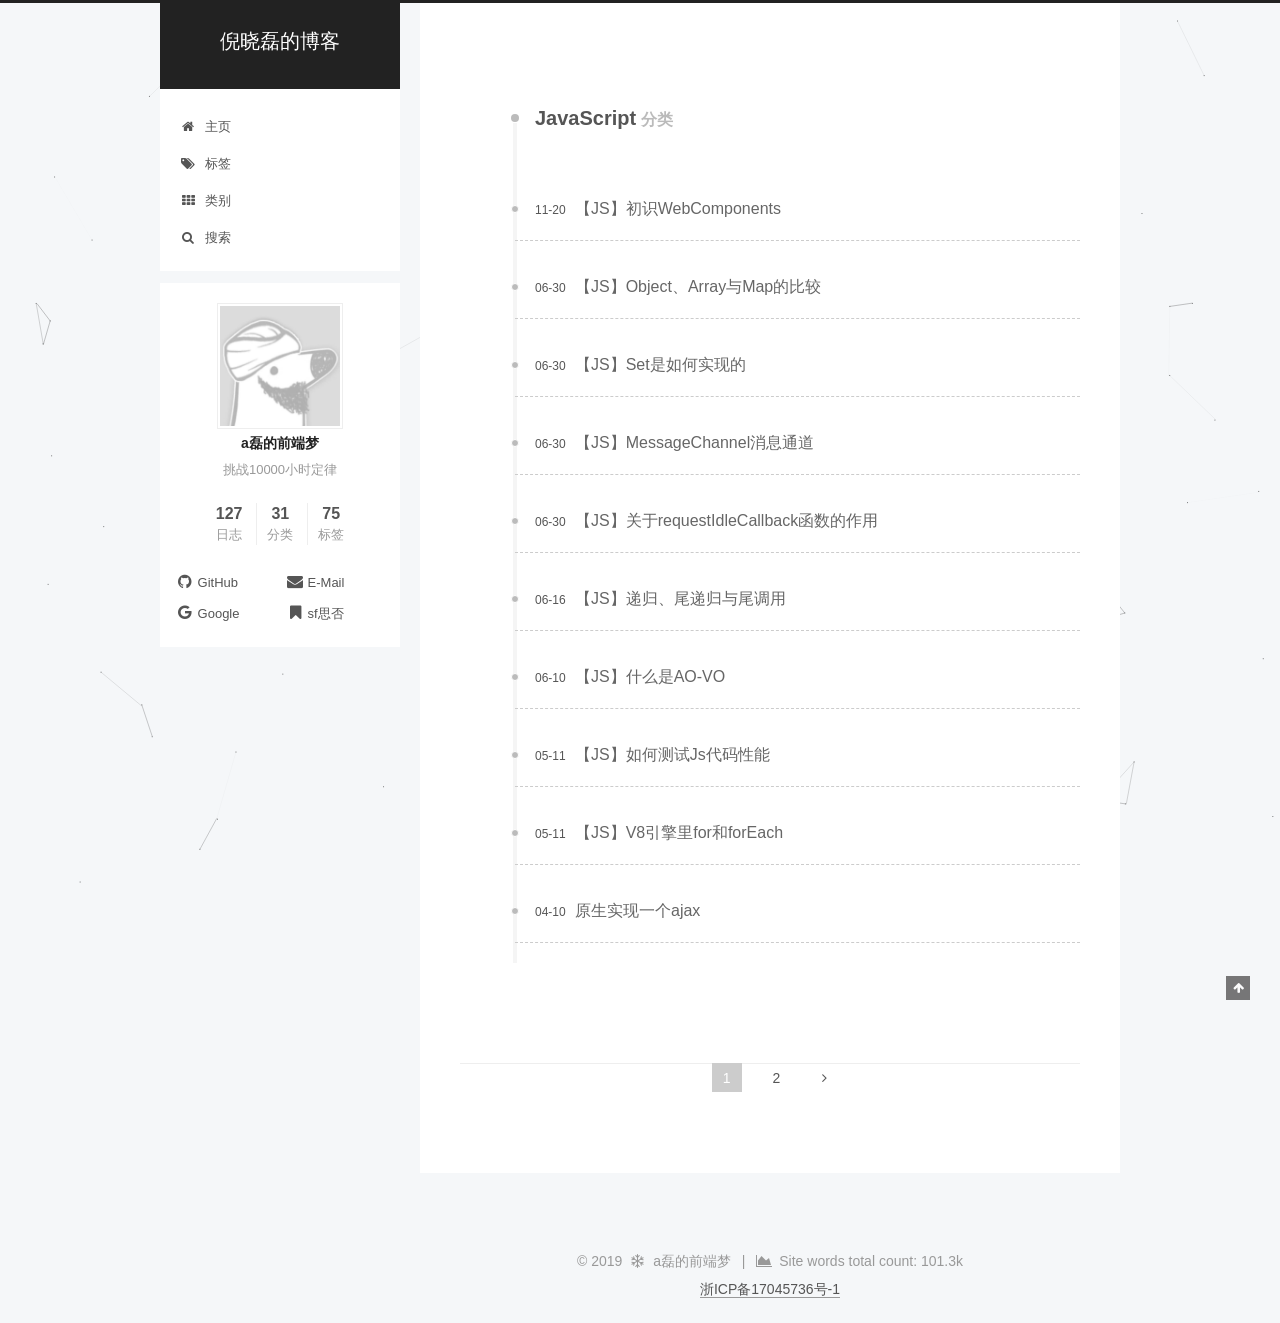
<file: categories/JavaScript/index.html>
<!DOCTYPE html>




<html class="theme-next pisces" lang="zh-Hans">
<head><meta name="generator" content="Hexo 3.8.0">
  <meta charset="UTF-8">
<meta http-equiv="X-UA-Compatible" content="IE=edge">
<meta name="viewport" content="width=device-width, initial-scale=1, maximum-scale=1">
<meta name="theme-color" content="#222">
<meta name="google-site-verification" content="05q8BlYpNjXZYUDSdiPGL1DqJauEoquptd_o08ZaUSs">










<meta http-equiv="Cache-Control" content="no-transform">
<meta http-equiv="Cache-Control" content="no-siteapp">
















  
  
  <link href="/lib/fancybox/source/jquery.fancybox.css?v=2.1.5" rel="stylesheet" type="text/css">







<link href="/lib/font-awesome/css/font-awesome.min.css?v=4.6.2" rel="stylesheet" type="text/css">

<link href="/css/main.css?v=5.1.4" rel="stylesheet" type="text/css">


  <link rel="apple-touch-icon" sizes="180x180" href="/images/my_favicon_small.ico?v=5.1.4">


  <link rel="icon" type="image/png" sizes="32x32" href="/images/my_favicon.ico?v=5.1.4">


  <link rel="icon" type="image/png" sizes="16x16" href="/images/my_favicon_small.ico?v=5.1.4">


  <link rel="mask-icon" href="/images/logo.svg?v=5.1.4" color="#222">





  <meta name="keywords" content="倪晓磊, a磊, 倪晓磊的博客, a磊的前端梦, 全栈开发, 前端, 前端开发, nixiaolei, Node.js, webpack, JavaScript, HTML, CSS, Python, webGL">










<meta name="description" content="挑战10000小时定律">
<meta name="keywords" content="倪晓磊, a磊, 前端, 前端开发, nixiaolei, Node.js, webpack, JavaScript, HTML, CSS, Python, webGL">
<meta property="og:type" content="website">
<meta property="og:title" content="倪晓磊的博客">
<meta property="og:url" content="http://blog.nixiaolei.com/categories/JavaScript/index.html">
<meta property="og:site_name" content="倪晓磊的博客">
<meta property="og:description" content="挑战10000小时定律">
<meta property="og:locale" content="zh-Hans">
<meta name="twitter:card" content="summary">
<meta name="twitter:title" content="倪晓磊的博客">
<meta name="twitter:description" content="挑战10000小时定律">



<script type="text/javascript" id="hexo.configurations">
  var NexT = window.NexT || {};
  var CONFIG = {
    root: '/',
    scheme: 'Pisces',
    version: '5.1.4',
    sidebar: {"position":"left","display":"post","offset":12,"b2t":false,"scrollpercent":false,"onmobile":false},
    fancybox: true,
    tabs: true,
    motion: {"enable":false,"async":false,"transition":{"post_block":"fadeIn","post_header":"slideDownIn","post_body":"slideDownIn","coll_header":"slideLeftIn","sidebar":"slideUpIn"}},
    duoshuo: {
      userId: '0',
      author: '博主'
    },
    algolia: {
      applicationID: '',
      apiKey: '',
      indexName: '',
      hits: "",
      labels: ""
    }
  };
</script>



  <link rel="canonical" href="http://blog.nixiaolei.com/categories/JavaScript/">





  <title>分类: JavaScript | 倪晓磊的博客</title>
  








</head>

<body itemscope itemtype="http://schema.org/WebPage" lang="zh-Hans">

  
  
    
  

  <div class="container sidebar-position-left ">
    <div class="headband"></div>

    <header id="header" class="header" itemscope itemtype="http://schema.org/WPHeader">
      <div class="header-inner"><div class="site-brand-wrapper">
  <div class="site-meta ">
    

    <div class="custom-logo-site-title">
      <a href="/" class="brand" rel="start">
        <span class="logo-line-before"><i></i></span>
        <span class="site-title">倪晓磊的博客</span>
        <span class="logo-line-after"><i></i></span>
      </a>
    </div>
      
        <h1 class="site-subtitle" itemprop="description"></h1>
      
  </div>

  <div class="site-nav-toggle">
    <button>
      <span class="btn-bar"></span>
      <span class="btn-bar"></span>
      <span class="btn-bar"></span>
    </button>
  </div>
</div>

<nav class="site-nav">
  

  
    <ul id="menu" class="menu">
      
        
        <li class="menu-item menu-item-主页">
          <a href="/" rel="section">
            
              <i class="menu-item-icon fa fa-fw fa-home"></i> <br>
            
            主页
          </a>
        </li>
      
        
        <li class="menu-item menu-item-标签">
          <a href="/tags/" rel="section">
            
              <i class="menu-item-icon fa fa-fw fa-tags"></i> <br>
            
            标签
          </a>
        </li>
      
        
        <li class="menu-item menu-item-类别">
          <a href="/categories/" rel="section">
            
              <i class="menu-item-icon fa fa-fw fa-th"></i> <br>
            
            类别
          </a>
        </li>
      

      
        <li class="menu-item menu-item-search">
          
            <a href="javascript:;" class="popup-trigger">
          
            
              <i class="menu-item-icon fa fa-search fa-fw"></i> <br>
            
            搜索
          </a>
        </li>
      
    </ul>
  

  
    <div class="site-search">
      
  <div class="popup search-popup local-search-popup">
  <div class="local-search-header clearfix">
    <span class="search-icon">
      <i class="fa fa-search"></i>
    </span>
    <span class="popup-btn-close">
      <i class="fa fa-times-circle"></i>
    </span>
    <div class="local-search-input-wrapper">
      <input autocomplete="off" placeholder="搜索..." spellcheck="false" type="text" id="local-search-input">
    </div>
  </div>
  <div id="local-search-result"></div>
</div>



    </div>
  
</nav>



 </div>
    </header>

    <main id="main" class="main">
      <div class="main-inner">
        <div class="content-wrap">
          <div id="content" class="content">
            

  
  
  
  <div class="post-block category">

    <div id="posts" class="posts-collapse">
      <div class="collection-title">
        <h2>JavaScript<small>分类</small>
        </h2>
      </div>

      
        

  <article class="post post-type-normal" itemscope itemtype="http://schema.org/Article">
    <header class="post-header">

      <h3 class="post-title">
        
            <a class="post-title-link" href="/2019/11/20/【JS】初识WebComponents/" itemprop="url">
              
                <span itemprop="name">【JS】初识WebComponents</span>
              
            </a>
        
      </h3>

      <div class="post-meta">
        <time class="post-time" itemprop="dateCreated" datetime="2019-11-20T11:41:30+08:00" content="2019-11-20">
          11-20
        </time>
      </div>

    </header>
  </article>


      
        

  <article class="post post-type-normal" itemscope itemtype="http://schema.org/Article">
    <header class="post-header">

      <h3 class="post-title">
        
            <a class="post-title-link" href="/2019/06/30/【JS】Object、Array与Map的比较/" itemprop="url">
              
                <span itemprop="name">【JS】Object、Array与Map的比较</span>
              
            </a>
        
      </h3>

      <div class="post-meta">
        <time class="post-time" itemprop="dateCreated" datetime="2019-06-30T23:16:21+08:00" content="2019-06-30">
          06-30
        </time>
      </div>

    </header>
  </article>


      
        

  <article class="post post-type-normal" itemscope itemtype="http://schema.org/Article">
    <header class="post-header">

      <h3 class="post-title">
        
            <a class="post-title-link" href="/2019/06/30/【JS】Set是如何实现的/" itemprop="url">
              
                <span itemprop="name">【JS】Set是如何实现的</span>
              
            </a>
        
      </h3>

      <div class="post-meta">
        <time class="post-time" itemprop="dateCreated" datetime="2019-06-30T22:21:49+08:00" content="2019-06-30">
          06-30
        </time>
      </div>

    </header>
  </article>


      
        

  <article class="post post-type-normal" itemscope itemtype="http://schema.org/Article">
    <header class="post-header">

      <h3 class="post-title">
        
            <a class="post-title-link" href="/2019/06/30/【JS】MessageChannel消息通道/" itemprop="url">
              
                <span itemprop="name">【JS】MessageChannel消息通道</span>
              
            </a>
        
      </h3>

      <div class="post-meta">
        <time class="post-time" itemprop="dateCreated" datetime="2019-06-30T21:49:45+08:00" content="2019-06-30">
          06-30
        </time>
      </div>

    </header>
  </article>


      
        

  <article class="post post-type-normal" itemscope itemtype="http://schema.org/Article">
    <header class="post-header">

      <h3 class="post-title">
        
            <a class="post-title-link" href="/2019/06/30/【JS】关于requestIdleCallback函数的作用/" itemprop="url">
              
                <span itemprop="name">【JS】关于requestIdleCallback函数的作用</span>
              
            </a>
        
      </h3>

      <div class="post-meta">
        <time class="post-time" itemprop="dateCreated" datetime="2019-06-30T12:25:42+08:00" content="2019-06-30">
          06-30
        </time>
      </div>

    </header>
  </article>


      
        

  <article class="post post-type-normal" itemscope itemtype="http://schema.org/Article">
    <header class="post-header">

      <h3 class="post-title">
        
            <a class="post-title-link" href="/2019/06/16/【JS】递归、尾递归与尾调用/" itemprop="url">
              
                <span itemprop="name">【JS】递归、尾递归与尾调用</span>
              
            </a>
        
      </h3>

      <div class="post-meta">
        <time class="post-time" itemprop="dateCreated" datetime="2019-06-16T19:04:41+08:00" content="2019-06-16">
          06-16
        </time>
      </div>

    </header>
  </article>


      
        

  <article class="post post-type-normal" itemscope itemtype="http://schema.org/Article">
    <header class="post-header">

      <h3 class="post-title">
        
            <a class="post-title-link" href="/2019/06/10/【JS】什么是AO-VO-GO/" itemprop="url">
              
                <span itemprop="name">【JS】什么是AO-VO</span>
              
            </a>
        
      </h3>

      <div class="post-meta">
        <time class="post-time" itemprop="dateCreated" datetime="2019-06-10T21:34:38+08:00" content="2019-06-10">
          06-10
        </time>
      </div>

    </header>
  </article>


      
        

  <article class="post post-type-normal" itemscope itemtype="http://schema.org/Article">
    <header class="post-header">

      <h3 class="post-title">
        
            <a class="post-title-link" href="/2019/05/11/【JS】如何测试Js代码性能/" itemprop="url">
              
                <span itemprop="name">【JS】如何测试Js代码性能</span>
              
            </a>
        
      </h3>

      <div class="post-meta">
        <time class="post-time" itemprop="dateCreated" datetime="2019-05-11T22:37:19+08:00" content="2019-05-11">
          05-11
        </time>
      </div>

    </header>
  </article>


      
        

  <article class="post post-type-normal" itemscope itemtype="http://schema.org/Article">
    <header class="post-header">

      <h3 class="post-title">
        
            <a class="post-title-link" href="/2019/05/11/【JS】V8引擎里for和forEach/" itemprop="url">
              
                <span itemprop="name">【JS】V8引擎里for和forEach</span>
              
            </a>
        
      </h3>

      <div class="post-meta">
        <time class="post-time" itemprop="dateCreated" datetime="2019-05-11T22:13:30+08:00" content="2019-05-11">
          05-11
        </time>
      </div>

    </header>
  </article>


      
        

  <article class="post post-type-normal" itemscope itemtype="http://schema.org/Article">
    <header class="post-header">

      <h3 class="post-title">
        
            <a class="post-title-link" href="/2019/04/10/原生实现一个ajax/" itemprop="url">
              
                <span itemprop="name">原生实现一个ajax</span>
              
            </a>
        
      </h3>

      <div class="post-meta">
        <time class="post-time" itemprop="dateCreated" datetime="2019-04-10T22:42:08+08:00" content="2019-04-10">
          04-10
        </time>
      </div>

    </header>
  </article>


      
    </div>

  </div>
  
  
  

  
  <nav class="pagination">
    <span class="page-number current">1</span><a class="page-number" href="/categories/JavaScript/page/2/">2</a><a class="extend next" rel="next" href="/categories/JavaScript/page/2/"><i class="fa fa-angle-right"></i></a>
  </nav>




          </div>
          


          

        </div>
        
          
  
  <div class="sidebar-toggle">
    <div class="sidebar-toggle-line-wrap">
      <span class="sidebar-toggle-line sidebar-toggle-line-first"></span>
      <span class="sidebar-toggle-line sidebar-toggle-line-middle"></span>
      <span class="sidebar-toggle-line sidebar-toggle-line-last"></span>
    </div>
  </div>

  <aside id="sidebar" class="sidebar">
    
    <div class="sidebar-inner">

      

      

      <section class="site-overview-wrap sidebar-panel sidebar-panel-active">
        <div class="site-overview">
          <div class="site-author motion-element" itemprop="author" itemscope itemtype="http://schema.org/Person">
            
              <img class="site-author-image" itemprop="image" src="/images/myavatar.jpg" alt="a磊的前端梦">
            
              <p class="site-author-name" itemprop="name">a磊的前端梦</p>
              <p class="site-description motion-element" itemprop="description">挑战10000小时定律</p>
          </div>

          <nav class="site-state motion-element">

            
              <div class="site-state-item site-state-posts">
              
                <a href="/archives">
              
                  <span class="site-state-item-count">127</span>
                  <span class="site-state-item-name">日志</span>
                </a>
              </div>
            

            
              
              
              <div class="site-state-item site-state-categories">
                <a href="/categories/index.html">
                  <span class="site-state-item-count">31</span>
                  <span class="site-state-item-name">分类</span>
                </a>
              </div>
            

            
              
              
              <div class="site-state-item site-state-tags">
                <a href="/tags/index.html">
                  <span class="site-state-item-count">75</span>
                  <span class="site-state-item-name">标签</span>
                </a>
              </div>
            

          </nav>

          

          
            <div class="links-of-author motion-element">
                
                  <span class="links-of-author-item">
                    <a rel="external nofollow" href="https://github.com/nixiaolei" target="_blank" title="GitHub">
                      
                        <i class="fa fa-fw fa-github"></i>GitHub</a>
                  </span>
                
                  <span class="links-of-author-item">
                    <a rel="external nofollow" href="mailto:nxl3477@foxmail.com" target="_blank" title="E-Mail">
                      
                        <i class="fa fa-fw fa-envelope"></i>E-Mail</a>
                  </span>
                
                  <span class="links-of-author-item">
                    <a rel="external nofollow" href="https://plus.google.com/nxl3477" target="_blank" title="Google">
                      
                        <i class="fa fa-fw fa-google"></i>Google</a>
                  </span>
                
                  <span class="links-of-author-item">
                    <a rel="external nofollow" href="https://segmentfault.com/u/nixiaolei" target="_blank" title="sf思否">
                      
                        <i class="fa fa-fw fa-bookmark"></i>sf思否</a>
                  </span>
                
            </div>
          

          
          

          
          

          

        </div>
      </section>

      

      

    </div>
  </aside>


        
      </div>
    </main>

    <footer id="footer" class="footer">
      <div class="footer-inner">
        <div class="copyright">&copy; <span itemprop="copyrightYear">2019</span>
  <span class="with-love">
    <i class="fa fa-snowflake-o"></i>
  </span>
  <span class="author" itemprop="copyrightHolder">a磊的前端梦</span>

  
    <span class="post-meta-divider">|</span>
    <span class="post-meta-item-icon">
      <i class="fa fa-area-chart"></i>
    </span>
    
      <span class="post-meta-item-text">Site words total count&#58;</span>
    
    <span title="Site words total count">101.3k</span>
  
</div>

<a href="http://www.beian.miit.gov.cn">浙ICP备17045736号-1</a> 










        







        
      </div>
    </footer>

    
      <div class="back-to-top">
        <i class="fa fa-arrow-up"></i>
        
      </div>
    

    

  </div>

  

<script type="text/javascript">
  if (Object.prototype.toString.call(window.Promise) !== '[object Function]') {
    window.Promise = null;
  }
</script>









  


  











  
  
    <script type="text/javascript" src="/lib/jquery/index.js?v=2.1.3"></script>
  

  
  
    <script type="text/javascript" src="/lib/fastclick/lib/fastclick.min.js?v=1.0.6"></script>
  

  
  
    <script type="text/javascript" src="/lib/jquery_lazyload/jquery.lazyload.js?v=1.9.7"></script>
  

  
  
    <script type="text/javascript" src="/lib/velocity/velocity.min.js?v=1.2.1"></script>
  

  
  
    <script type="text/javascript" src="/lib/velocity/velocity.ui.min.js?v=1.2.1"></script>
  

  
  
    <script type="text/javascript" src="/lib/fancybox/source/jquery.fancybox.pack.js?v=2.1.5"></script>
  

  
  
    <script type="text/javascript" src="/lib/canvas-nest/canvas-nest.min.js"></script>
  


  


  <script type="text/javascript" src="/js/src/utils.js?v=5.1.4"></script>

  <script type="text/javascript" src="/js/src/motion.js?v=5.1.4"></script>



  
  


  <script type="text/javascript" src="/js/src/affix.js?v=5.1.4"></script>

  <script type="text/javascript" src="/js/src/schemes/pisces.js?v=5.1.4"></script>



  

  


  <script type="text/javascript" src="/js/src/bootstrap.js?v=5.1.4"></script>



  


  




	





  





  













  

  <script type="text/javascript">
    // Popup Window;
    var isfetched = false;
    var isXml = true;
    // Search DB path;
    var search_path = "search.xml";
    if (search_path.length === 0) {
      search_path = "search.xml";
    } else if (/json$/i.test(search_path)) {
      isXml = false;
    }
    var path = "/" + search_path;
    // monitor main search box;

    var onPopupClose = function (e) {
      $('.popup').hide();
      $('#local-search-input').val('');
      $('.search-result-list').remove();
      $('#no-result').remove();
      $(".local-search-pop-overlay").remove();
      $('body').css('overflow', '');
    }

    function proceedsearch() {
      $("body")
        .append('<div class="search-popup-overlay local-search-pop-overlay"></div>')
        .css('overflow', 'hidden');
      $('.search-popup-overlay').click(onPopupClose);
      $('.popup').toggle();
      var $localSearchInput = $('#local-search-input');
      $localSearchInput.attr("autocapitalize", "none");
      $localSearchInput.attr("autocorrect", "off");
      $localSearchInput.focus();
    }

    // search function;
    var searchFunc = function(path, search_id, content_id) {
      'use strict';

      // start loading animation
      $("body")
        .append('<div class="search-popup-overlay local-search-pop-overlay">' +
          '<div id="search-loading-icon">' +
          '<i class="fa fa-spinner fa-pulse fa-5x fa-fw"></i>' +
          '</div>' +
          '</div>')
        .css('overflow', 'hidden');
      $("#search-loading-icon").css('margin', '20% auto 0 auto').css('text-align', 'center');

      $.ajax({
        url: path,
        dataType: isXml ? "xml" : "json",
        async: true,
        success: function(res) {
          // get the contents from search data
          isfetched = true;
          $('.popup').detach().appendTo('.header-inner');
          var datas = isXml ? $("entry", res).map(function() {
            return {
              title: $("title", this).text(),
              content: $("content",this).text(),
              url: $("url" , this).text()
            };
          }).get() : res;
          var input = document.getElementById(search_id);
          var resultContent = document.getElementById(content_id);
          var inputEventFunction = function() {
            var searchText = input.value.trim().toLowerCase();
            var keywords = searchText.split(/[\s\-]+/);
            if (keywords.length > 1) {
              keywords.push(searchText);
            }
            var resultItems = [];
            if (searchText.length > 0) {
              // perform local searching
              datas.forEach(function(data) {
                var isMatch = false;
                var hitCount = 0;
                var searchTextCount = 0;
                var title = data.title.trim();
                var titleInLowerCase = title.toLowerCase();
                var content = data.content.trim().replace(/<[^>]+>/g,"");
                var contentInLowerCase = content.toLowerCase();
                var articleUrl = decodeURIComponent(data.url);
                var indexOfTitle = [];
                var indexOfContent = [];
                // only match articles with not empty titles
                if(title != '') {
                  keywords.forEach(function(keyword) {
                    function getIndexByWord(word, text, caseSensitive) {
                      var wordLen = word.length;
                      if (wordLen === 0) {
                        return [];
                      }
                      var startPosition = 0, position = [], index = [];
                      if (!caseSensitive) {
                        text = text.toLowerCase();
                        word = word.toLowerCase();
                      }
                      while ((position = text.indexOf(word, startPosition)) > -1) {
                        index.push({position: position, word: word});
                        startPosition = position + wordLen;
                      }
                      return index;
                    }

                    indexOfTitle = indexOfTitle.concat(getIndexByWord(keyword, titleInLowerCase, false));
                    indexOfContent = indexOfContent.concat(getIndexByWord(keyword, contentInLowerCase, false));
                  });
                  if (indexOfTitle.length > 0 || indexOfContent.length > 0) {
                    isMatch = true;
                    hitCount = indexOfTitle.length + indexOfContent.length;
                  }
                }

                // show search results

                if (isMatch) {
                  // sort index by position of keyword

                  [indexOfTitle, indexOfContent].forEach(function (index) {
                    index.sort(function (itemLeft, itemRight) {
                      if (itemRight.position !== itemLeft.position) {
                        return itemRight.position - itemLeft.position;
                      } else {
                        return itemLeft.word.length - itemRight.word.length;
                      }
                    });
                  });

                  // merge hits into slices

                  function mergeIntoSlice(text, start, end, index) {
                    var item = index[index.length - 1];
                    var position = item.position;
                    var word = item.word;
                    var hits = [];
                    var searchTextCountInSlice = 0;
                    while (position + word.length <= end && index.length != 0) {
                      if (word === searchText) {
                        searchTextCountInSlice++;
                      }
                      hits.push({position: position, length: word.length});
                      var wordEnd = position + word.length;

                      // move to next position of hit

                      index.pop();
                      while (index.length != 0) {
                        item = index[index.length - 1];
                        position = item.position;
                        word = item.word;
                        if (wordEnd > position) {
                          index.pop();
                        } else {
                          break;
                        }
                      }
                    }
                    searchTextCount += searchTextCountInSlice;
                    return {
                      hits: hits,
                      start: start,
                      end: end,
                      searchTextCount: searchTextCountInSlice
                    };
                  }

                  var slicesOfTitle = [];
                  if (indexOfTitle.length != 0) {
                    slicesOfTitle.push(mergeIntoSlice(title, 0, title.length, indexOfTitle));
                  }

                  var slicesOfContent = [];
                  while (indexOfContent.length != 0) {
                    var item = indexOfContent[indexOfContent.length - 1];
                    var position = item.position;
                    var word = item.word;
                    // cut out 100 characters
                    var start = position - 20;
                    var end = position + 80;
                    if(start < 0){
                      start = 0;
                    }
                    if (end < position + word.length) {
                      end = position + word.length;
                    }
                    if(end > content.length){
                      end = content.length;
                    }
                    slicesOfContent.push(mergeIntoSlice(content, start, end, indexOfContent));
                  }

                  // sort slices in content by search text's count and hits' count

                  slicesOfContent.sort(function (sliceLeft, sliceRight) {
                    if (sliceLeft.searchTextCount !== sliceRight.searchTextCount) {
                      return sliceRight.searchTextCount - sliceLeft.searchTextCount;
                    } else if (sliceLeft.hits.length !== sliceRight.hits.length) {
                      return sliceRight.hits.length - sliceLeft.hits.length;
                    } else {
                      return sliceLeft.start - sliceRight.start;
                    }
                  });

                  // select top N slices in content

                  var upperBound = parseInt('1');
                  if (upperBound >= 0) {
                    slicesOfContent = slicesOfContent.slice(0, upperBound);
                  }

                  // highlight title and content

                  function highlightKeyword(text, slice) {
                    var result = '';
                    var prevEnd = slice.start;
                    slice.hits.forEach(function (hit) {
                      result += text.substring(prevEnd, hit.position);
                      var end = hit.position + hit.length;
                      result += '<b class="search-keyword">' + text.substring(hit.position, end) + '</b>';
                      prevEnd = end;
                    });
                    result += text.substring(prevEnd, slice.end);
                    return result;
                  }

                  var resultItem = '';

                  if (slicesOfTitle.length != 0) {
                    resultItem += "<li><a href='" + articleUrl + "' class='search-result-title'>" + highlightKeyword(title, slicesOfTitle[0]) + "</a>";
                  } else {
                    resultItem += "<li><a href='" + articleUrl + "' class='search-result-title'>" + title + "</a>";
                  }

                  slicesOfContent.forEach(function (slice) {
                    resultItem += "<a href='" + articleUrl + "'>" +
                      "<p class=\"search-result\">" + highlightKeyword(content, slice) +
                      "...</p>" + "</a>";
                  });

                  resultItem += "</li>";
                  resultItems.push({
                    item: resultItem,
                    searchTextCount: searchTextCount,
                    hitCount: hitCount,
                    id: resultItems.length
                  });
                }
              })
            };
            if (keywords.length === 1 && keywords[0] === "") {
              resultContent.innerHTML = '<div id="no-result"><i class="fa fa-search fa-5x" /></div>'
            } else if (resultItems.length === 0) {
              resultContent.innerHTML = '<div id="no-result"><i class="fa fa-frown-o fa-5x" /></div>'
            } else {
              resultItems.sort(function (resultLeft, resultRight) {
                if (resultLeft.searchTextCount !== resultRight.searchTextCount) {
                  return resultRight.searchTextCount - resultLeft.searchTextCount;
                } else if (resultLeft.hitCount !== resultRight.hitCount) {
                  return resultRight.hitCount - resultLeft.hitCount;
                } else {
                  return resultRight.id - resultLeft.id;
                }
              });
              var searchResultList = '<ul class=\"search-result-list\">';
              resultItems.forEach(function (result) {
                searchResultList += result.item;
              })
              searchResultList += "</ul>";
              resultContent.innerHTML = searchResultList;
            }
          }

          if ('auto' === 'auto') {
            input.addEventListener('input', inputEventFunction);
          } else {
            $('.search-icon').click(inputEventFunction);
            input.addEventListener('keypress', function (event) {
              if (event.keyCode === 13) {
                inputEventFunction();
              }
            });
          }

          // remove loading animation
          $(".local-search-pop-overlay").remove();
          $('body').css('overflow', '');

          proceedsearch();
        }
      });
    }

    // handle and trigger popup window;
    $('.popup-trigger').click(function(e) {
      e.stopPropagation();
      if (isfetched === false) {
        searchFunc(path, 'local-search-input', 'local-search-result');
      } else {
        proceedsearch();
      };
    });

    $('.popup-btn-close').click(onPopupClose);
    $('.popup').click(function(e){
      e.stopPropagation();
    });
    $(document).on('keyup', function (event) {
      var shouldDismissSearchPopup = event.which === 27 &&
        $('.search-popup').is(':visible');
      if (shouldDismissSearchPopup) {
        onPopupClose();
      }
    });
  </script>





  

  

  
<script>
(function(){
    var bp = document.createElement('script');
    var curProtocol = window.location.protocol.split(':')[0];
    if (curProtocol === 'https') {
        bp.src = 'https://zz.bdstatic.com/linksubmit/push.js';        
    }
    else {
        bp.src = 'http://push.zhanzhang.baidu.com/push.js';
    }
    var s = document.getElementsByTagName("script")[0];
    s.parentNode.insertBefore(bp, s);
})();
</script>


  
  

  

  

  


</body>
</html>
</file>
<file: css/main.css>
/* normalize.css v3.0.2 | MIT License | git.io/normalize */
html {
  font-family: sans-serif; /* 1 */
  -ms-text-size-adjust: 100%; /* 2 */
  -webkit-text-size-adjust: 100%; /* 2 */
}
body {
  margin: 0;
}
article,
aside,
details,
figcaption,
figure,
footer,
header,
hgroup,
main,
menu,
nav,
section,
summary {
  display: block;
}
audio,
canvas,
progress,
video {
  display: inline-block; /* 1 */
  vertical-align: baseline; /* 2 */
}
audio:not([controls]) {
  display: none;
  height: 0;
}
[hidden],
template {
  display: none;
}
a {
  background-color: transparent;
}
a:active,
a:hover {
  outline: 0;
}
abbr[title] {
  border-bottom: 1px dotted;
}
b,
strong {
  font-weight: bold;
}
dfn {
  font-style: italic;
}
h1 {
  font-size: 2em;
  margin: 0.67em 0;
}
mark {
  background: #ff0;
  color: #000;
}
small {
  font-size: 80%;
}
sub,
sup {
  font-size: 75%;
  line-height: 0;
  position: relative;
  vertical-align: baseline;
}
sup {
  top: -0.5em;
}
sub {
  bottom: -0.25em;
}
img {
  border: 0;
}
svg:not(:root) {
  overflow: hidden;
}
figure {
  margin: 1em 40px;
}
hr {
  -moz-box-sizing: content-box;
  box-sizing: content-box;
  height: 0;
}
pre {
  overflow: auto;
}
code,
kbd,
pre,
samp {
  font-family: monospace, monospace;
  font-size: 1em;
}
button,
input,
optgroup,
select,
textarea {
  color: inherit; /* 1 */
  font: inherit; /* 2 */
  margin: 0; /* 3 */
}
button {
  overflow: visible;
}
button,
select {
  text-transform: none;
}
button,
html input[type="button"],
input[type="reset"],
input[type="submit"] {
  -webkit-appearance: button; /* 2 */
  cursor: pointer; /* 3 */
}
button[disabled],
html input[disabled] {
  cursor: default;
}
button::-moz-focus-inner,
input::-moz-focus-inner {
  border: 0;
  padding: 0;
}
input {
  line-height: normal;
}
input[type="checkbox"],
input[type="radio"] {
  box-sizing: border-box; /* 1 */
  padding: 0; /* 2 */
}
input[type="number"]::-webkit-inner-spin-button,
input[type="number"]::-webkit-outer-spin-button {
  height: auto;
}
input[type="search"] {
  -webkit-appearance: textfield; /* 1 */
  -moz-box-sizing: content-box;
  -webkit-box-sizing: content-box; /* 2 */
  box-sizing: content-box;
}
input[type="search"]::-webkit-search-cancel-button,
input[type="search"]::-webkit-search-decoration {
  -webkit-appearance: none;
}
fieldset {
  border: 1px solid #c0c0c0;
  margin: 0 2px;
  padding: 0.35em 0.625em 0.75em;
}
legend {
  border: 0; /* 1 */
  padding: 0; /* 2 */
}
textarea {
  overflow: auto;
}
optgroup {
  font-weight: bold;
}
table {
  border-collapse: collapse;
  border-spacing: 0;
}
td,
th {
  padding: 0;
}
::selection {
  background: #262a30;
  color: #fff;
}
body {
  position: relative;
  font-family: 'Lato', "PingFang SC", "Microsoft YaHei", sans-serif;
  font-size: 14px;
  line-height: 2;
  color: #555;
  background: #f5f7f9;
}
@media (max-width: 767px) {
  body {
    padding-right: 0 !important;
  }
}
@media (min-width: 768px) and (max-width: 991px) {
  body {
    padding-right: 0 !important;
  }
}
@media (min-width: 1600px) {
  body {
    font-size: 16px;
  }
}
h1,
h2,
h3,
h4,
h5,
h6 {
  margin: 0;
  padding: 0;
  font-weight: bold;
  line-height: 1.5;
  font-family: 'Lato', "PingFang SC", "Microsoft YaHei", sans-serif;
}
h2,
h3,
h4,
h5,
h6 {
  margin: 20px 0 15px;
}
h1 {
  font-size: 22px;
}
@media (max-width: 767px) {
  h1 {
    font-size: 18px;
  }
}
h2 {
  font-size: 20px;
}
@media (max-width: 767px) {
  h2 {
    font-size: 16px;
  }
}
h3 {
  font-size: 18px;
}
@media (max-width: 767px) {
  h3 {
    font-size: 14px;
  }
}
h4 {
  font-size: 16px;
}
@media (max-width: 767px) {
  h4 {
    font-size: 12px;
  }
}
h5 {
  font-size: 14px;
}
@media (max-width: 767px) {
  h5 {
    font-size: 10px;
  }
}
h6 {
  font-size: 12px;
}
@media (max-width: 767px) {
  h6 {
    font-size: 8px;
  }
}
p {
  margin: 0 0 20px 0;
}
a {
  color: #555;
  text-decoration: none;
  outline: none;
  border-bottom: 1px solid #999;
  word-wrap: break-word;
}
a:hover {
  color: #222;
  border-bottom-color: #222;
}
blockquote {
  margin: 0;
  padding: 0;
}
img {
  display: block;
  margin: auto;
  max-width: 100%;
  height: auto;
}
hr {
  margin: 40px 0;
  height: 3px;
  border: none;
  background-color: #ddd;
  background-image: repeating-linear-gradient(-45deg, #fff, #fff 4px, transparent 4px, transparent 8px);
}
blockquote {
  padding: 0 15px;
  color: #666;
  border-left: 4px solid #ddd;
}
blockquote cite::before {
  content: "-";
  padding: 0 5px;
}
dt {
  font-weight: 700;
}
dd {
  margin: 0;
  padding: 0;
}
kbd {
  border: 1px solid #ccc;
  border-radius: 0.2em;
  box-shadow: 0.1em 0.1em 0.2em rgba(0,0,0,0.1);
  background-color: #f9f9f9;
  font-family: inherit;
  background-image: -webkit-linear-gradient(top, #eee, #fff, #eee);
  padding: 0.1em 0.3em;
  white-space: nowrap;
}
.text-left {
  text-align: left;
}
.text-center {
  text-align: center;
}
.text-right {
  text-align: right;
}
.text-justify {
  text-align: justify;
}
.text-nowrap {
  white-space: nowrap;
}
.text-lowercase {
  text-transform: lowercase;
}
.text-uppercase {
  text-transform: uppercase;
}
.text-capitalize {
  text-transform: capitalize;
}
.center-block {
  display: block;
  margin-left: auto;
  margin-right: auto;
}
.clearfix:before,
.clearfix:after {
  content: " ";
  display: table;
}
.clearfix:after {
  clear: both;
}
.pullquote {
  width: 45%;
}
.pullquote.left {
  float: left;
  margin-left: 5px;
  margin-right: 10px;
}
.pullquote.right {
  float: right;
  margin-left: 10px;
  margin-right: 5px;
}
.affix.affix.affix {
  position: fixed;
}
.translation {
  margin-top: -20px;
  font-size: 14px;
  color: #999;
}
.scrollbar-measure {
  width: 100px;
  height: 100px;
  overflow: scroll;
  position: absolute;
  top: -9999px;
}
.use-motion .motion-element {
  opacity: 0;
}
table {
  margin: 20px 0;
  width: 100%;
  border-collapse: collapse;
  border-spacing: 0;
  border: 1px solid #ddd;
  font-size: 14px;
  table-layout: fixed;
  word-wrap: break-all;
}
table>tbody>tr:nth-of-type(odd) {
  background-color: #f9f9f9;
}
table>tbody>tr:hover {
  background-color: #f5f5f5;
}
caption,
th,
td {
  padding: 8px;
  text-align: left;
  vertical-align: middle;
  font-weight: normal;
}
th,
td {
  border-bottom: 3px solid #ddd;
  border-right: 1px solid #eee;
}
th {
  padding-bottom: 10px;
  font-weight: 700;
}
td {
  border-bottom-width: 1px;
}
html,
body {
  height: 100%;
}
.container {
  position: relative;
  min-height: 100%;
}
.header-inner {
  margin: 0 auto;
  padding: 100px 0 70px;
  width: 700px;
}
@media (min-width: 1600px) {
  .container .header-inner {
    width: 900px;
  }
}
.main {
  padding-bottom: 150px;
}
.main-inner {
  margin: 0 auto;
  width: 700px;
}
@media (min-width: 1600px) {
  .container .main-inner {
    width: 900px;
  }
}
.footer {
  position: absolute;
  left: 0;
  bottom: 0;
  width: 100%;
  min-height: 50px;
}
.footer-inner {
  box-sizing: border-box;
  margin: 20px auto;
  width: 700px;
}
@media (min-width: 1600px) {
  .container .footer-inner {
    width: 900px;
  }
}
pre,
.highlight {
  overflow: auto;
  margin: 20px 0;
  padding: 0;
  font-size: 13px;
  color: #4d4d4c;
  background: #f7f7f7;
  line-height: 1.6;
}
pre,
code {
  font-family: consolas, Menlo, "PingFang SC", "Microsoft YaHei", monospace;
}
code {
  padding: 2px 4px;
  word-wrap: break-word;
  color: #555;
  background: #eee;
  border-radius: 3px;
  font-size: 13px;
}
pre {
  padding: 10px;
}
pre code {
  padding: 0;
  color: #4d4d4c;
  background: none;
  text-shadow: none;
}
.highlight {
  border-radius: 1px;
}
.highlight pre {
  border: none;
  margin: 0;
  padding: 10px 0;
}
.highlight table {
  margin: 0;
  width: auto;
  border: none;
}
.highlight td {
  border: none;
  padding: 0;
}
.highlight figcaption {
  font-size: 1em;
  color: #4d4d4c;
  line-height: 1em;
  margin-bottom: 1em;
}
.highlight figcaption:before,
.highlight figcaption:after {
  content: " ";
  display: table;
}
.highlight figcaption:after {
  clear: both;
}
.highlight figcaption a {
  float: right;
  color: #4d4d4c;
}
.highlight figcaption a:hover {
  border-bottom-color: #4d4d4c;
}
.highlight .gutter pre {
  padding-left: 10px;
  padding-right: 10px;
  color: #869194;
  text-align: right;
  background-color: #eff2f3;
}
.highlight .code pre {
  width: 100%;
  padding-left: 10px;
  padding-right: 10px;
  background-color: #f7f7f7;
}
.highlight .line {
  height: 20px;
}
.gutter {
  -webkit-user-select: none;
  -moz-user-select: none;
  -ms-user-select: none;
  user-select: none;
}
.gist table {
  width: auto;
}
.gist table td {
  border: none;
}
pre .deletion {
  background: #fdd;
}
pre .addition {
  background: #dfd;
}
pre .meta {
  color: #8959a8;
}
pre .comment {
  color: #8e908c;
}
pre .variable,
pre .attribute,
pre .tag,
pre .regexp,
pre .ruby .constant,
pre .xml .tag .title,
pre .xml .pi,
pre .xml .doctype,
pre .html .doctype,
pre .css .id,
pre .css .class,
pre .css .pseudo {
  color: #c82829;
}
pre .number,
pre .preprocessor,
pre .built_in,
pre .literal,
pre .params,
pre .constant,
pre .command {
  color: #f5871f;
}
pre .ruby .class .title,
pre .css .rules .attribute,
pre .string,
pre .value,
pre .inheritance,
pre .header,
pre .ruby .symbol,
pre .xml .cdata,
pre .special,
pre .number,
pre .formula {
  color: #718c00;
}
pre .title,
pre .css .hexcolor {
  color: #3e999f;
}
pre .function,
pre .python .decorator,
pre .python .title,
pre .ruby .function .title,
pre .ruby .title .keyword,
pre .perl .sub,
pre .javascript .title,
pre .coffeescript .title {
  color: #4271ae;
}
pre .keyword,
pre .javascript .function {
  color: #8959a8;
}
.full-image.full-image.full-image.full-image {
  border: none;
  max-width: 100%;
  width: auto;
  margin: 20px auto 25px;
}
@media (min-width: 992px) {
  .full-image.full-image.full-image.full-image {
    max-width: none;
    width: 118%;
    margin: 0 -9%;
  }
}
.blockquote-center,
.page-home .post-type-quote blockquote,
.page-post-detail .post-type-quote blockquote {
  position: relative;
  margin: 40px 0;
  padding: 0;
  border-left: none;
  text-align: center;
}
.blockquote-center::before,
.page-home .post-type-quote blockquote::before,
.page-post-detail .post-type-quote blockquote::before,
.blockquote-center::after,
.page-home .post-type-quote blockquote::after,
.page-post-detail .post-type-quote blockquote::after {
  position: absolute;
  content: ' ';
  display: block;
  width: 100%;
  height: 24px;
  opacity: 0.2;
  background-repeat: no-repeat;
  background-position: 0 -6px;
  background-size: 22px 22px;
}
.blockquote-center::before,
.page-home .post-type-quote blockquote::before,
.page-post-detail .post-type-quote blockquote::before {
  top: -20px;
  background-image: url("../images/quote-l.svg");
  border-top: 1px solid #ccc;
}
.blockquote-center::after,
.page-home .post-type-quote blockquote::after,
.page-post-detail .post-type-quote blockquote::after {
  bottom: -20px;
  background-image: url("../images/quote-r.svg");
  border-bottom: 1px solid #ccc;
  background-position: 100% 8px;
}
.blockquote-center p,
.page-home .post-type-quote blockquote p,
.page-post-detail .post-type-quote blockquote p,
.blockquote-center div,
.page-home .post-type-quote blockquote div,
.page-post-detail .post-type-quote blockquote div {
  text-align: center;
}
.post .post-body .group-picture img {
  box-sizing: border-box;
  padding: 0 3px;
  border: none;
}
.post .group-picture-row {
  overflow: hidden;
  margin-top: 6px;
}
.post .group-picture-row:first-child {
  margin-top: 0;
}
.post .group-picture-column {
  float: left;
}
.page-post-detail .post-body .group-picture-column {
  float: none;
  margin-top: 10px;
  width: auto !important;
}
.page-post-detail .post-body .group-picture-column img {
  margin: 0 auto;
}
.page-archive .group-picture-container {
  overflow: hidden;
}
.page-archive .group-picture-row {
  float: left;
}
.page-archive .group-picture-row:first-child {
  margin-top: 6px;
}
.page-archive .group-picture-column {
  max-width: 150px;
  max-height: 150px;
}
.post-body .note {
  position: relative;
  padding: 15px;
  margin-bottom: 20px;
  border: 1px solid #eee;
  border-left-width: 5px;
  border-radius: 3px;
}
.post-body .note h2,
.post-body .note h3,
.post-body .note h4,
.post-body .note h5,
.post-body .note h6 {
  margin-top: 0;
  margin-bottom: 0;
  border-bottom: initial;
  padding-top: 0 !important;
}
.post-body .note p:first-child,
.post-body .note ul:first-child,
.post-body .note ol:first-child,
.post-body .note table:first-child,
.post-body .note pre:first-child,
.post-body .note blockquote:first-child {
  margin-top: 0;
}
.post-body .note p:last-child,
.post-body .note ul:last-child,
.post-body .note ol:last-child,
.post-body .note table:last-child,
.post-body .note pre:last-child,
.post-body .note blockquote:last-child {
  margin-bottom: 0;
}
.post-body .note.default {
  border-left-color: #777;
}
.post-body .note.default h2,
.post-body .note.default h3,
.post-body .note.default h4,
.post-body .note.default h5,
.post-body .note.default h6 {
  color: #777;
}
.post-body .note.primary {
  border-left-color: #6f42c1;
}
.post-body .note.primary h2,
.post-body .note.primary h3,
.post-body .note.primary h4,
.post-body .note.primary h5,
.post-body .note.primary h6 {
  color: #6f42c1;
}
.post-body .note.info {
  border-left-color: #428bca;
}
.post-body .note.info h2,
.post-body .note.info h3,
.post-body .note.info h4,
.post-body .note.info h5,
.post-body .note.info h6 {
  color: #428bca;
}
.post-body .note.success {
  border-left-color: #5cb85c;
}
.post-body .note.success h2,
.post-body .note.success h3,
.post-body .note.success h4,
.post-body .note.success h5,
.post-body .note.success h6 {
  color: #5cb85c;
}
.post-body .note.warning {
  border-left-color: #f0ad4e;
}
.post-body .note.warning h2,
.post-body .note.warning h3,
.post-body .note.warning h4,
.post-body .note.warning h5,
.post-body .note.warning h6 {
  color: #f0ad4e;
}
.post-body .note.danger {
  border-left-color: #d9534f;
}
.post-body .note.danger h2,
.post-body .note.danger h3,
.post-body .note.danger h4,
.post-body .note.danger h5,
.post-body .note.danger h6 {
  color: #d9534f;
}
.post-body .label {
  display: inline;
  padding: 0 2px;
  white-space: nowrap;
}
.post-body .label.default {
  background-color: #f0f0f0;
}
.post-body .label.primary {
  background-color: #efe6f7;
}
.post-body .label.info {
  background-color: #e5f2f8;
}
.post-body .label.success {
  background-color: #e7f4e9;
}
.post-body .label.warning {
  background-color: #fcf6e1;
}
.post-body .label.danger {
  background-color: #fae8eb;
}
.post-body .tabs {
  position: relative;
  display: block;
  margin-bottom: 20px;
  padding-top: 10px;
}
.post-body .tabs ul.nav-tabs {
  margin: 0;
  padding: 0;
  display: flex;
  margin-bottom: -1px;
}
@media (max-width: 413px) {
  .post-body .tabs ul.nav-tabs {
    display: block;
    margin-bottom: 5px;
  }
}
.post-body .tabs ul.nav-tabs li.tab {
  list-style-type: none !important;
  margin: 0 0.25em 0 0;
  border-top: 3px solid transparent;
  border-left: 1px solid transparent;
  border-right: 1px solid transparent;
}
@media (max-width: 413px) {
  .post-body .tabs ul.nav-tabs li.tab {
    margin: initial;
    border-top: 1px solid transparent;
    border-left: 3px solid transparent;
    border-right: 1px solid transparent;
    border-bottom: 1px solid transparent;
  }
}
.post-body .tabs ul.nav-tabs li.tab a {
  outline: 0;
  border-bottom: initial;
  display: block;
  line-height: 1.8em;
  padding: 0.25em 0.75em;
  transition-duration: 0.2s;
  transition-timing-function: ease-out;
  transition-delay: 0s;
}
.post-body .tabs ul.nav-tabs li.tab a i {
  width: 1.285714285714286em;
}
.post-body .tabs ul.nav-tabs li.tab.active {
  border-top: 3px solid #fc6423;
  border-left: 1px solid #ddd;
  border-right: 1px solid #ddd;
  background-color: #fff;
}
@media (max-width: 413px) {
  .post-body .tabs ul.nav-tabs li.tab.active {
    border-top: 1px solid #ddd;
    border-left: 3px solid #fc6423;
    border-right: 1px solid #ddd;
    border-bottom: 1px solid #ddd;
  }
}
.post-body .tabs ul.nav-tabs li.tab.active a {
  cursor: default;
  color: #555;
}
.post-body .tabs .tab-content {
  background-color: #fff;
}
.post-body .tabs .tab-content .tab-pane {
  border: 1px solid #ddd;
  padding: 20px 20px 0 20px;
}
.post-body .tabs .tab-content .tab-pane:not(.active) {
  display: none !important;
}
.post-body .tabs .tab-content .tab-pane.active {
  display: block !important;
}
.btn {
  display: inline-block;
  padding: 0 20px;
  font-size: 14px;
  color: #555;
  background: #fff;
  border: 2px solid #555;
  text-decoration: none;
  border-radius: 2px;
  transition-property: background-color;
  transition-duration: 0.2s;
  transition-timing-function: ease-in-out;
  transition-delay: 0s;
  line-height: 2;
}
.btn:hover {
  border-color: #222;
  color: #fff;
  background: #222;
}
.btn +.btn {
  margin: 0 0 8px 8px;
}
.btn .fa-fw {
  width: 1.285714285714286em;
  text-align: left;
}
.btn-bar {
  display: block;
  width: 22px;
  height: 2px;
  background: #555;
  border-radius: 1px;
}
.btn-bar+.btn-bar {
  margin-top: 4px;
}
.pagination {
  margin: 120px 0 40px;
  text-align: center;
  border-top: 1px solid #eee;
}
.page-number-basic,
.pagination .prev,
.pagination .next,
.pagination .page-number,
.pagination .space {
  display: inline-block;
  position: relative;
  top: -1px;
  margin: 0 10px;
  padding: 0 11px;
}
@media (max-width: 767px) {
  .page-number-basic,
  .pagination .prev,
  .pagination .next,
  .pagination .page-number,
  .pagination .space {
    margin: 0 5px;
  }
}
.pagination .prev,
.pagination .next,
.pagination .page-number {
  border-bottom: 0;
  border-top: 1px solid #eee;
  transition-property: border-color;
  transition-duration: 0.2s;
  transition-timing-function: ease-in-out;
  transition-delay: 0s;
}
.pagination .prev:hover,
.pagination .next:hover,
.pagination .page-number:hover {
  border-top-color: #222;
}
.pagination .space {
  padding: 0;
  margin: 0;
}
.pagination .prev {
  margin-left: 0;
}
.pagination .next {
  margin-right: 0;
}
.pagination .page-number.current {
  color: #fff;
  background: #ccc;
  border-top-color: #ccc;
}
@media (max-width: 767px) {
  .pagination {
    border-top: none;
  }
  .pagination .prev,
  .pagination .next,
  .pagination .page-number {
    margin-bottom: 10px;
    border-top: 0;
    border-bottom: 1px solid #eee;
    padding: 0 10px;
  }
  .pagination .prev:hover,
  .pagination .next:hover,
  .pagination .page-number:hover {
    border-bottom-color: #222;
  }
}
.comments {
  margin: 60px 20px 0;
}
.tag-cloud {
  text-align: center;
}
.tag-cloud a {
  display: inline-block;
  margin: 10px;
}
.back-to-top {
  box-sizing: border-box;
  position: fixed;
  bottom: -100px;
  right: 30px;
  z-index: 1050;
  padding: 0 6px;
  width: 24px;
  background: #222;
  font-size: 12px;
  opacity: 0.6;
  color: #fff;
  cursor: pointer;
  text-align: center;
  -webkit-transform: translateZ(0);
  transition-property: bottom;
  transition-duration: 0.2s;
  transition-timing-function: ease-in-out;
  transition-delay: 0s;
}
@media (min-width: 768px) and (max-width: 991px) {
  .back-to-top {
    display: none !important;
  }
}
@media (max-width: 767px) {
  .back-to-top {
    display: none !important;
  }
}
.back-to-top.back-to-top-on {
  bottom: 30px;
}
.header {
  background: transparent;
}
.header-inner {
  position: relative;
}
.headband {
  height: 3px;
  background: #222;
}
.site-meta {
  margin: 0;
  text-align: center;
}
@media (max-width: 767px) {
  .site-meta {
    text-align: center;
  }
}
.brand {
  position: relative;
  display: inline-block;
  padding: 0 40px;
  color: #fff;
  background: #222;
  border-bottom: none;
}
.brand:hover {
  color: #fff;
}
.logo {
  display: inline-block;
  margin-right: 5px;
  line-height: 36px;
  vertical-align: top;
}
.site-title {
  display: inline-block;
  vertical-align: top;
  line-height: 36px;
  font-size: 20px;
  font-weight: normal;
  font-family: 'Lato', "PingFang SC", "Microsoft YaHei", sans-serif;
}
.site-subtitle {
  margin-top: 10px;
  font-size: 13px;
  color: #ddd;
}
.use-motion .brand {
  opacity: 0;
}
.use-motion .logo,
.use-motion .site-title,
.use-motion .site-subtitle {
  opacity: 0;
  position: relative;
  top: -10px;
}
.site-nav-toggle {
  display: none;
  position: absolute;
  top: 10px;
  left: 10px;
}
@media (max-width: 767px) {
  .site-nav-toggle {
    display: block;
  }
}
.site-nav-toggle button {
  margin-top: 2px;
  padding: 9px 10px;
  background: transparent;
  border: none;
}
@media (max-width: 767px) {
  .site-nav {
    display: none;
    margin: 0 -10px;
    padding: 0 10px;
    clear: both;
    border-top: 1px solid #ddd;
  }
}
@media (min-width: 768px) and (max-width: 991px) {
  .site-nav {
    display: block !important;
  }
}
@media (min-width: 992px) {
  .site-nav {
    display: block !important;
  }
}
.menu {
  margin-top: 20px;
  padding-left: 0;
  text-align: center;
}
.menu .menu-item {
  display: inline-block;
  margin: 0 10px;
  list-style: none;
}
@media screen and (max-width: 767px) {
  .menu .menu-item {
    margin-top: 10px;
  }
}
.menu .menu-item a {
  display: block;
  font-size: 13px;
  line-height: inherit;
  border-bottom: 1px solid transparent;
  transition-property: border-color;
  transition-duration: 0.2s;
  transition-timing-function: ease-in-out;
  transition-delay: 0s;
}
.menu .menu-item a:hover,
.menu-item-active a {
  border-bottom-color: #222;
}
.menu .menu-item .fa {
  margin-right: 5px;
}
.use-motion .menu-item {
  opacity: 0;
}
.post-body {
  font-family: 'Lato', "PingFang SC", "Microsoft YaHei", sans-serif;
}
@media (max-width: 767px) {
  .post-body {
    word-break: break-word;
  }
}
.post-body .fancybox img {
  display: block !important;
  margin: 0 auto;
  cursor: pointer;
  cursor: zoom-in;
  cursor: -webkit-zoom-in;
}
.post-body .image-caption,
.post-body .figure .caption {
  margin: -20px auto 15px;
  text-align: center;
  font-size: 14px;
  color: #999;
  font-weight: bold;
  line-height: 1;
}
.post-sticky-flag {
  display: inline-block;
  font-size: 16px;
  -ms-transform: rotate(30deg);
  -webkit-transform: rotate(30deg);
  -moz-transform: rotate(30deg);
  -ms-transform: rotate(30deg);
  -o-transform: rotate(30deg);
  transform: rotate(30deg);
}
.use-motion .post-block,
.use-motion .pagination,
.use-motion .comments {
  opacity: 0;
}
.use-motion .post-header {
  opacity: 0;
}
.use-motion .post-body {
  opacity: 0;
}
.use-motion .collection-title {
  opacity: 0;
}
.posts-expand {
  padding-top: 40px;
}
@media (max-width: 767px) {
  .posts-expand {
    margin: 0 20px;
  }
  .post-body pre .gutter pre {
    padding-right: 10px;
  }
  .post-body .highlight {
    margin-left: 0px;
    margin-right: 0px;
    padding: 0;
  }
  .post-body .highlight .gutter pre {
    padding-right: 10px;
  }
}
@media (min-width: 992px) {
  .posts-expand .post-body {
    text-align: justify;
  }
}
.posts-expand .post-body h2,
.posts-expand .post-body h3,
.posts-expand .post-body h4,
.posts-expand .post-body h5,
.posts-expand .post-body h6 {
  padding-top: 10px;
}
.posts-expand .post-body h2 .header-anchor,
.posts-expand .post-body h3 .header-anchor,
.posts-expand .post-body h4 .header-anchor,
.posts-expand .post-body h5 .header-anchor,
.posts-expand .post-body h6 .header-anchor {
  float: right;
  margin-left: 10px;
  color: #ccc;
  border-bottom-style: none;
  visibility: hidden;
}
.posts-expand .post-body h2 .header-anchor:hover,
.posts-expand .post-body h3 .header-anchor:hover,
.posts-expand .post-body h4 .header-anchor:hover,
.posts-expand .post-body h5 .header-anchor:hover,
.posts-expand .post-body h6 .header-anchor:hover {
  color: inherit;
}
.posts-expand .post-body h2:hover .header-anchor,
.posts-expand .post-body h3:hover .header-anchor,
.posts-expand .post-body h4:hover .header-anchor,
.posts-expand .post-body h5:hover .header-anchor,
.posts-expand .post-body h6:hover .header-anchor {
  visibility: visible;
}
.posts-expand .post-body ul li {
  list-style: circle;
}
.posts-expand .post-body img {
  box-sizing: border-box;
  margin: auto;
  padding: 3px;
  border: 1px solid #ddd;
}
.posts-expand .post-body .fancybox img {
  margin: 0 auto 25px;
}
@media (max-width: 767px) {
  .posts-collapse {
    margin: 0 20px;
  }
  .posts-collapse .post-title,
  .posts-collapse .post-meta {
    display: block;
    width: auto;
    text-align: left;
  }
}
.posts-collapse {
  position: relative;
  z-index: 1010;
  margin-left: 55px;
}
.posts-collapse::after {
  content: " ";
  position: absolute;
  top: 20px;
  left: 0;
  margin-left: -2px;
  width: 4px;
  height: 100%;
  background: #f5f5f5;
  z-index: -1;
}
@media (max-width: 767px) {
  .posts-collapse {
    margin: 0 20px;
  }
}
.posts-collapse .collection-title {
  position: relative;
  margin: 60px 0;
}
.posts-collapse .collection-title h1,
.posts-collapse .collection-title h2 {
  margin-left: 20px;
}
.posts-collapse .collection-title small {
  color: #bbb;
  margin-left: 5px;
}
.posts-collapse .collection-title::before {
  content: " ";
  position: absolute;
  left: 0;
  top: 50%;
  margin-left: -4px;
  margin-top: -4px;
  width: 8px;
  height: 8px;
  background: #bbb;
  border-radius: 50%;
}
.posts-collapse .post {
  margin: 30px 0;
}
.posts-collapse .post-header {
  position: relative;
  transition-duration: 0.2s;
  transition-timing-function: ease-in-out;
  transition-delay: 0s;
  transition-property: border;
  border-bottom: 1px dashed #ccc;
}
.posts-collapse .post-header::before {
  content: " ";
  position: absolute;
  left: 0;
  top: 12px;
  width: 6px;
  height: 6px;
  margin-left: -4px;
  background: #bbb;
  border-radius: 50%;
  border: 1px solid #fff;
  transition-duration: 0.2s;
  transition-timing-function: ease-in-out;
  transition-delay: 0s;
  transition-property: background;
}
.posts-collapse .post-header:hover {
  border-bottom-color: #666;
}
.posts-collapse .post-header:hover::before {
  background: #222;
}
.posts-collapse .post-meta {
  position: absolute;
  font-size: 12px;
  left: 20px;
  top: 5px;
}
.posts-collapse .post-comments-count {
  display: none;
}
.posts-collapse .post-title {
  margin-left: 60px;
  font-size: 16px;
  font-weight: normal;
  line-height: inherit;
}
.posts-collapse .post-title::after {
  margin-left: 3px;
  opacity: 0.6;
}
.posts-collapse .post-title a {
  color: #666;
  border-bottom: none;
}
.page-home .post-type-quote .post-header,
.page-post-detail .post-type-quote .post-header,
.page-home .post-type-quote .post-tags,
.page-post-detail .post-type-quote .post-tags {
  display: none;
}
.posts-expand .post-title {
  text-align: center;
  word-break: break-word;
  font-weight: 400;
}
.posts-expand .post-title-link {
  display: inline-block;
  position: relative;
  color: #555;
  border-bottom: none;
  line-height: 1.2;
  vertical-align: top;
}
.posts-expand .post-title-link::before {
  content: "";
  position: absolute;
  width: 100%;
  height: 2px;
  bottom: 0;
  left: 0;
  background-color: #000;
  visibility: hidden;
  -webkit-transform: scaleX(0);
  -moz-transform: scaleX(0);
  -ms-transform: scaleX(0);
  -o-transform: scaleX(0);
  transform: scaleX(0);
  transition-duration: 0.2s;
  transition-timing-function: ease-in-out;
  transition-delay: 0s;
}
.posts-expand .post-title-link:hover::before {
  visibility: visible;
  -webkit-transform: scaleX(1);
  -moz-transform: scaleX(1);
  -ms-transform: scaleX(1);
  -o-transform: scaleX(1);
  transform: scaleX(1);
}
.posts-expand .post-title-link .fa {
  font-size: 16px;
}
.posts-expand .post-meta {
  margin: 3px 0 60px 0;
  color: #999;
  font-family: 'Lato', "PingFang SC", "Microsoft YaHei", sans-serif;
  font-size: 12px;
  text-align: center;
}
.posts-expand .post-meta .post-category-list {
  display: inline-block;
  margin: 0;
  padding: 3px;
}
.posts-expand .post-meta .post-category-list-link {
  color: #999;
}
.posts-expand .post-meta .post-description {
  font-size: 14px;
  margin-top: 2px;
}
.post-meta-divider {
  margin: 0 0.5em;
}
.post-meta-item-icon {
  margin-right: 3px;
}
@media (min-width: 768px) and (max-width: 991px) {
  .post-meta-item-icon {
    display: inline-block;
  }
}
@media (max-width: 767px) {
  .post-meta-item-icon {
    display: inline-block;
  }
}
@media (min-width: 768px) and (max-width: 991px) {
  .post-meta-item-text {
    display: none;
  }
}
@media (max-width: 767px) {
  .post-meta-item-text {
    display: none;
  }
}
@media (max-width: 767px) {
  .posts-expand .post-comments-count {
    display: none;
  }
}
.post-button {
  margin-top: 40px;
}
.posts-expand .post-tags {
  margin-top: 40px;
  text-align: center;
}
.posts-expand .post-tags a {
  display: inline-block;
  margin-right: 10px;
  font-size: 13px;
}
.post-nav {
  display: table;
  margin-top: 15px;
  width: 100%;
  border-top: 1px solid #eee;
}
.post-nav-divider {
  display: table-cell;
  width: 10%;
}
.post-nav-item {
  display: table-cell;
  padding: 10px 0 0 0;
  width: 45%;
  vertical-align: top;
}
.post-nav-item a {
  position: relative;
  display: block;
  line-height: 25px;
  font-size: 14px;
  color: #555;
  border-bottom: none;
}
.post-nav-item a:hover {
  color: #222;
  border-bottom: none;
}
.post-nav-item a:active {
  top: 2px;
}
.post-nav-item .fa {
  position: absolute;
  top: 8px;
  left: 0;
  font-size: 12px;
}
.post-nav-next a {
  padding-left: 15px;
}
.post-nav-prev {
  text-align: right;
}
.post-nav-prev a {
  padding-right: 15px;
}
.post-nav-prev .fa {
  right: 0;
  left: auto;
}
.posts-expand .post-eof {
  display: block;
  margin: 80px auto 60px;
  width: 8%;
  height: 1px;
  background: #ccc;
  text-align: center;
}
.post:last-child .post-eof.post-eof.post-eof {
  display: none;
}
.post-gallery {
  display: table;
  table-layout: fixed;
  width: 100%;
  border-collapse: separate;
}
.post-gallery-row {
  display: table-row;
}
.post-gallery .post-gallery-img {
  display: table-cell;
  text-align: center;
  vertical-align: middle;
  border: none;
}
.post-gallery .post-gallery-img img {
  max-width: 100%;
  max-height: 100%;
  border: none;
}
.fancybox-close,
.fancybox-close:hover {
  border: none;
}
#rewardButton {
  cursor: pointer;
  border: 0;
  outline: 0;
  border-radius: 5px;
  padding: 0;
  margin: 0;
  letter-spacing: normal;
  text-transform: none;
  text-indent: 0px;
  text-shadow: none;
}
#rewardButton span {
  display: inline-block;
  width: 80px;
  height: 35px;
  border-radius: 5px;
  color: #fff;
  font-weight: 400;
  font-style: normal;
  font-variant: normal;
  font-stretch: normal;
  font-size: 18px;
  font-family: "Microsoft Yahei";
  background: #f44336;
}
#rewardButton span:hover {
  background: #f7877f;
}
#QR {
  padding-top: 20px;
}
#QR a {
  border: 0;
}
#QR img {
  width: 180px;
  max-width: 100%;
  display: inline-block;
  margin: 0.8em 2em 0 2em;
}
#wechat:hover p {
  animation: roll 0.1s infinite linear;
  -webkit-animation: roll 0.1s infinite linear;
  -moz-animation: roll 0.1s infinite linear;
}
#alipay:hover p {
  animation: roll 0.1s infinite linear;
  -webkit-animation: roll 0.1s infinite linear;
  -moz-animation: roll 0.1s infinite linear;
}
#bitcoin:hover p {
  animation: roll 0.1s infinite linear;
  -webkit-animation: roll 0.1s infinite linear;
  -moz-animation: roll 0.1s infinite linear;
}
@-moz-keyframes roll {
  from {
    -webkit-transform: rotateZ(30deg);
    -moz-transform: rotateZ(30deg);
    -ms-transform: rotateZ(30deg);
    -o-transform: rotateZ(30deg);
    transform: rotateZ(30deg);
  }
  to {
    -webkit-transform: rotateZ(-30deg);
    -moz-transform: rotateZ(-30deg);
    -ms-transform: rotateZ(-30deg);
    -o-transform: rotateZ(-30deg);
    transform: rotateZ(-30deg);
  }
}
@-webkit-keyframes roll {
  from {
    -webkit-transform: rotateZ(30deg);
    -moz-transform: rotateZ(30deg);
    -ms-transform: rotateZ(30deg);
    -o-transform: rotateZ(30deg);
    transform: rotateZ(30deg);
  }
  to {
    -webkit-transform: rotateZ(-30deg);
    -moz-transform: rotateZ(-30deg);
    -ms-transform: rotateZ(-30deg);
    -o-transform: rotateZ(-30deg);
    transform: rotateZ(-30deg);
  }
}
@-o-keyframes roll {
  from {
    -webkit-transform: rotateZ(30deg);
    -moz-transform: rotateZ(30deg);
    -ms-transform: rotateZ(30deg);
    -o-transform: rotateZ(30deg);
    transform: rotateZ(30deg);
  }
  to {
    -webkit-transform: rotateZ(-30deg);
    -moz-transform: rotateZ(-30deg);
    -ms-transform: rotateZ(-30deg);
    -o-transform: rotateZ(-30deg);
    transform: rotateZ(-30deg);
  }
}
@keyframes roll {
  from {
    -webkit-transform: rotateZ(30deg);
    -moz-transform: rotateZ(30deg);
    -ms-transform: rotateZ(30deg);
    -o-transform: rotateZ(30deg);
    transform: rotateZ(30deg);
  }
  to {
    -webkit-transform: rotateZ(-30deg);
    -moz-transform: rotateZ(-30deg);
    -ms-transform: rotateZ(-30deg);
    -o-transform: rotateZ(-30deg);
    transform: rotateZ(-30deg);
  }
}
.post-copyright {
  margin: 2em 0 0;
  padding: 0.5em 1em;
  border-left: 3px solid #ff1700;
  background-color: #f9f9f9;
  list-style: none;
}
.rtl.post-body p,
.rtl.post-body a,
.rtl.post-body h1,
.rtl.post-body h2,
.rtl.post-body h3,
.rtl.post-body h4,
.rtl.post-body h5,
.rtl.post-body h6,
.rtl.post-body li,
.rtl.post-body ul,
.rtl.post-body ol {
  direction: rtl;
  font-family: UKIJ Ekran;
}
.rtl.post-title {
  font-family: UKIJ Ekran;
}
.sidebar {
  position: fixed;
  right: 0;
  top: 0;
  bottom: 0;
  width: 0;
  z-index: 1040;
  box-shadow: inset 0 2px 6px #000;
  background: #222;
  -webkit-transform: translateZ(0);
}
.sidebar a {
  color: #999;
  border-bottom-color: #555;
}
.sidebar a:hover {
  color: #eee;
}
@media (min-width: 768px) and (max-width: 991px) {
  .sidebar {
    display: none !important;
  }
}
@media (max-width: 767px) {
  .sidebar {
    display: none !important;
  }
}
.sidebar-inner {
  position: relative;
  padding: 20px 10px;
  color: #999;
  text-align: center;
}
.site-overview-wrap {
  overflow: hidden;
}
.site-overview {
  overflow-y: auto;
  overflow-x: hidden;
}
.sidebar-toggle {
  position: fixed;
  right: 30px;
  bottom: 45px;
  width: 14px;
  height: 14px;
  padding: 5px;
  background: #222;
  line-height: 0;
  z-index: 1050;
  cursor: pointer;
  -webkit-transform: translateZ(0);
}
@media (min-width: 768px) and (max-width: 991px) {
  .sidebar-toggle {
    display: none !important;
  }
}
@media (max-width: 767px) {
  .sidebar-toggle {
    display: none !important;
  }
}
.sidebar-toggle-line {
  position: relative;
  display: inline-block;
  vertical-align: top;
  height: 2px;
  width: 100%;
  background: #fff;
  margin-top: 3px;
}
.sidebar-toggle-line:first-child {
  margin-top: 0;
}
.site-author-image {
  display: block;
  margin: 0 auto;
  padding: 2px;
  max-width: 120px;
  height: auto;
  border: 1px solid #eee;
  border-radius: 0%;
}
.site-author-name {
  margin: 0;
  text-align: center;
  color: #222;
  font-weight: 600;
}
.site-description {
  margin-top: 0;
  text-align: center;
  font-size: 13px;
  color: #999;
}
.site-state {
  overflow: hidden;
  line-height: 1.4;
  white-space: nowrap;
  text-align: center;
}
.site-state-item {
  display: inline-block;
  padding: 0 15px;
  border-left: 1px solid #eee;
}
.site-state-item:first-child {
  border-left: none;
}
.site-state-item a {
  border-bottom: none;
}
.site-state-item-count {
  display: block;
  text-align: center;
  color: inherit;
  font-weight: 600;
  font-size: 16px;
}
.site-state-item-name {
  font-size: 13px;
  color: #999;
}
.feed-link {
  margin-top: 20px;
}
.feed-link a {
  display: inline-block;
  padding: 0 15px;
  color: #fc6423;
  border: 1px solid #fc6423;
  border-radius: 4px;
}
.feed-link a i {
  color: #fc6423;
  font-size: 14px;
}
.feed-link a:hover {
  color: #fff;
  background: #fc6423;
}
.feed-link a:hover i {
  color: #fff;
}
.links-of-author {
  margin-top: 20px;
}
.links-of-author a {
  display: inline-block;
  vertical-align: middle;
  margin-right: 10px;
  margin-bottom: 10px;
  border-bottom-color: #555;
  font-size: 13px;
}
.links-of-author a:before {
  display: inline-block;
  vertical-align: middle;
  margin-right: 3px;
  content: " ";
  width: 4px;
  height: 4px;
  border-radius: 50%;
  background: #994ee7;
}
.links-of-blogroll {
  font-size: 13px;
}
.links-of-blogroll-title {
  margin-top: 20px;
  font-size: 14px;
  font-weight: 600;
}
.links-of-blogroll-list {
  margin: 0;
  padding: 0;
  list-style: none;
}
.links-of-blogroll-item {
  padding: 2px 10px;
}
.links-of-blogroll-item a {
  max-width: 280px;
  box-sizing: border-box;
  display: inline-block;
  overflow: hidden;
  white-space: nowrap;
  text-overflow: ellipsis;
}
.sidebar-nav {
  margin: 0 0 20px;
  padding-left: 0;
}
.sidebar-nav li {
  display: inline-block;
  cursor: pointer;
  border-bottom: 1px solid transparent;
  font-size: 14px;
  color: #555;
}
.sidebar-nav li:hover {
  color: #fc6423;
}
.page-post-detail .sidebar-nav-toc {
  padding: 0 5px;
}
.page-post-detail .sidebar-nav-overview {
  margin-left: 10px;
}
.sidebar-nav .sidebar-nav-active {
  color: #fc6423;
  border-bottom-color: #fc6423;
}
.sidebar-nav .sidebar-nav-active:hover {
  color: #fc6423;
}
.sidebar-panel {
  display: none;
}
.sidebar-panel-active {
  display: block;
}
.post-toc-empty {
  font-size: 14px;
  color: #666;
}
.post-toc-wrap {
  overflow: hidden;
}
.post-toc {
  overflow: auto;
}
.post-toc ol {
  margin: 0;
  padding: 0 2px 5px 10px;
  text-align: left;
  list-style: none;
  font-size: 14px;
}
.post-toc ol > ol {
  padding-left: 0;
}
.post-toc ol a {
  transition-duration: 0.2s;
  transition-timing-function: ease-in-out;
  transition-delay: 0s;
  transition-property: all;
  color: #666;
  border-bottom-color: #ccc;
}
.post-toc ol a:hover {
  color: #000;
  border-bottom-color: #000;
}
.post-toc .nav-item {
  overflow: hidden;
  text-overflow: ellipsis;
  text-align: justify;
  white-space: nowrap;
  line-height: 1.8;
}
.post-toc .nav .nav-child {
  display: none;
}
.post-toc .nav .active > .nav-child {
  display: block;
}
.post-toc .nav .active-current > .nav-child {
  display: block;
}
.post-toc .nav .active-current > .nav-child > .nav-item {
  display: block;
}
.post-toc .nav .active > a {
  color: #fc6423;
  border-bottom-color: #fc6423;
}
.post-toc .nav .active-current > a {
  color: #fc6423;
}
.post-toc .nav .active-current > a:hover {
  color: #fc6423;
}
.footer {
  font-size: 14px;
  color: #999;
}
.footer img {
  border: none;
}
.footer-inner {
  text-align: center;
}
.with-love {
  display: inline-block;
  margin: 0 5px;
}
.powered-by,
.theme-info {
  display: inline-block;
}
.cc-license {
  margin-top: 10px;
  text-align: center;
}
.cc-license .cc-opacity {
  opacity: 0.7;
  border-bottom: none;
}
.cc-license .cc-opacity:hover {
  opacity: 0.9;
}
.cc-license img {
  display: inline-block;
}
.theme-next #ds-thread #ds-reset {
  color: #555;
}
.theme-next #ds-thread #ds-reset .ds-replybox {
  margin-bottom: 30px;
}
.theme-next #ds-thread #ds-reset .ds-replybox .ds-avatar,
.theme-next #ds-reset .ds-avatar img {
  box-shadow: none;
}
.theme-next #ds-thread #ds-reset .ds-textarea-wrapper {
  border-color: #c7d4e1;
  background: none;
  border-top-right-radius: 3px;
  border-top-left-radius: 3px;
}
.theme-next #ds-thread #ds-reset .ds-textarea-wrapper textarea {
  height: 60px;
}
.theme-next #ds-reset .ds-rounded-top {
  border-radius: 0;
}
.theme-next #ds-thread #ds-reset .ds-post-toolbar {
  box-sizing: border-box;
  border: 1px solid #c7d4e1;
  background: #f6f8fa;
}
.theme-next #ds-thread #ds-reset .ds-post-options {
  height: 40px;
  border: none;
  background: none;
}
.theme-next #ds-thread #ds-reset .ds-toolbar-buttons {
  top: 11px;
}
.theme-next #ds-thread #ds-reset .ds-sync {
  top: 5px;
}
.theme-next #ds-thread #ds-reset .ds-post-button {
  top: 4px;
  right: 5px;
  width: 90px;
  height: 30px;
  border: 1px solid #c5ced7;
  border-radius: 3px;
  background-image: linear-gradient(#fbfbfc, #f5f7f9);
  color: #60676d;
}
.theme-next #ds-thread #ds-reset .ds-post-button:hover {
  background-position: 0 -30px;
  color: #60676d;
}
.theme-next #ds-thread #ds-reset .ds-comments-info {
  padding: 10px 0;
}
.theme-next #ds-thread #ds-reset .ds-sort {
  display: none;
}
.theme-next #ds-thread #ds-reset li.ds-tab a.ds-current {
  border: none;
  background: #f6f8fa;
  color: #60676d;
}
.theme-next #ds-thread #ds-reset li.ds-tab a.ds-current:hover {
  background-color: #e9f0f7;
  color: #60676d;
}
.theme-next #ds-thread #ds-reset li.ds-tab a {
  border-radius: 2px;
  padding: 5px;
}
.theme-next #ds-thread #ds-reset .ds-login-buttons p {
  color: #999;
  line-height: 36px;
}
.theme-next #ds-thread #ds-reset .ds-login-buttons .ds-service-list li {
  height: 28px;
}
.theme-next #ds-thread #ds-reset .ds-service-list a {
  background: none;
  padding: 5px;
  border: 1px solid;
  border-radius: 3px;
  text-align: center;
}
.theme-next #ds-thread #ds-reset .ds-service-list a:hover {
  color: #fff;
  background: #666;
}
.theme-next #ds-thread #ds-reset .ds-service-list .ds-weibo {
  color: #fc9b00;
  border-color: #fc9b00;
}
.theme-next #ds-thread #ds-reset .ds-service-list .ds-weibo:hover {
  background: #fc9b00;
}
.theme-next #ds-thread #ds-reset .ds-service-list .ds-qq {
  color: #60a3ec;
  border-color: #60a3ec;
}
.theme-next #ds-thread #ds-reset .ds-service-list .ds-qq:hover {
  background: #60a3ec;
}
.theme-next #ds-thread #ds-reset .ds-service-list .ds-renren {
  color: #2e7ac4;
  border-color: #2e7ac4;
}
.theme-next #ds-thread #ds-reset .ds-service-list .ds-renren:hover {
  background: #2e7ac4;
}
.theme-next #ds-thread #ds-reset .ds-service-list .ds-douban {
  color: #37994c;
  border-color: #37994c;
}
.theme-next #ds-thread #ds-reset .ds-service-list .ds-douban:hover {
  background: #37994c;
}
.theme-next #ds-thread #ds-reset .ds-service-list .ds-kaixin {
  color: #fef20d;
  border-color: #fef20d;
}
.theme-next #ds-thread #ds-reset .ds-service-list .ds-kaixin:hover {
  background: #fef20d;
}
.theme-next #ds-thread #ds-reset .ds-service-list .ds-netease {
  color: #f00;
  border-color: #f00;
}
.theme-next #ds-thread #ds-reset .ds-service-list .ds-netease:hover {
  background: #f00;
}
.theme-next #ds-thread #ds-reset .ds-service-list .ds-sohu {
  color: #ffcb05;
  border-color: #ffcb05;
}
.theme-next #ds-thread #ds-reset .ds-service-list .ds-sohu:hover {
  background: #ffcb05;
}
.theme-next #ds-thread #ds-reset .ds-service-list .ds-baidu {
  color: #2831e0;
  border-color: #2831e0;
}
.theme-next #ds-thread #ds-reset .ds-service-list .ds-baidu:hover {
  background: #2831e0;
}
.theme-next #ds-thread #ds-reset .ds-service-list .ds-google {
  color: #166bec;
  border-color: #166bec;
}
.theme-next #ds-thread #ds-reset .ds-service-list .ds-google:hover {
  background: #166bec;
}
.theme-next #ds-thread #ds-reset .ds-service-list .ds-weixin {
  color: #00ce0d;
  border-color: #00ce0d;
}
.theme-next #ds-thread #ds-reset .ds-service-list .ds-weixin:hover {
  background: #00ce0d;
}
.theme-next #ds-thread #ds-reset .ds-service-list .ds-more-services {
  border: none;
}
.theme-next #ds-thread #ds-reset .ds-service-list .ds-more-services:hover {
  background: none;
}
.theme-next #ds-reset .duoshuo-ua-admin {
  display: inline-block;
  color: #f00;
}
.theme-next #ds-reset .duoshuo-ua-platform,
.theme-next #ds-reset .duoshuo-ua-browser {
  color: #ccc;
}
.theme-next #ds-reset .duoshuo-ua-platform .fa,
.theme-next #ds-reset .duoshuo-ua-browser .fa {
  display: inline-block;
  margin-right: 3px;
}
.theme-next #ds-reset .duoshuo-ua-separator {
  display: inline-block;
  margin-left: 5px;
}
.theme-next .this_ua {
  background-color: #ccc !important;
  border-radius: 4px;
  padding: 0 5px !important;
  margin: 1px 1px !important;
  border: 1px solid #bbb !important;
  color: #fff;
  display: inline-block !important;
}
.theme-next .this_ua.admin {
  background-color: #d9534f !important;
  border-color: #d9534f !important;
}
.theme-next .this_ua.platform.iOS,
.theme-next .this_ua.platform.Mac,
.theme-next .this_ua.platform.Windows {
  background-color: #39b3d7 !important;
  border-color: #46b8da !important;
}
.theme-next .this_ua.platform.Linux {
  background-color: #3a3a3a !important;
  border-color: #1f1f1f !important;
}
.theme-next .this_ua.platform.Android {
  background-color: #00c47d !important;
  border-color: #01b171 !important;
}
.theme-next .this_ua.browser.Mobile,
.theme-next .this_ua.browser.Chrome {
  background-color: #5cb85c !important;
  border-color: #4cae4c !important;
}
.theme-next .this_ua.browser.Firefox {
  background-color: #f0ad4e !important;
  border-color: #eea236 !important;
}
.theme-next .this_ua.browser.Maxthon,
.theme-next .this_ua.browser.IE {
  background-color: #428bca !important;
  border-color: #357ebd !important;
}
.theme-next .this_ua.browser.baidu,
.theme-next .this_ua.browser.UCBrowser,
.theme-next .this_ua.browser.Opera {
  background-color: #d9534f !important;
  border-color: #d43f3a !important;
}
.theme-next .this_ua.browser.Android,
.theme-next .this_ua.browser.QQBrowser {
  background-color: #78ace9 !important;
  border-color: #4cae4c !important;
}
.post-spread {
  margin-top: 20px;
  text-align: center;
}
.jiathis_style {
  display: inline-block;
}
.jiathis_style a {
  border: none;
}
.fa {
  font-family: FontAwesome !important;
}
.post-spread {
  margin-top: 20px;
  text-align: center;
}
.bdshare-slide-button-box a {
  border: none;
}
.bdsharebuttonbox {
  display: inline-block;
}
.bdsharebuttonbox a {
  border: none;
}
.local-search-pop-overlay {
  position: fixed;
  width: 100%;
  height: 100%;
  top: 0;
  left: 0;
  z-index: 2080;
  background-color: rgba(0,0,0,0.3);
}
.local-search-popup {
  display: none;
  position: fixed;
  top: 10%;
  left: 50%;
  margin-left: -350px;
  width: 700px;
  height: 80%;
  padding: 0;
  background: #fff;
  color: #333;
  z-index: 9999;
  border-radius: 5px;
}
@media (max-width: 767px) {
  .local-search-popup {
    padding: 0;
    top: 0;
    left: 0;
    margin: 0;
    width: 100%;
    height: 100%;
    border-radius: 0;
  }
}
.local-search-popup ul.search-result-list {
  padding: 0;
  margin: 0 5px;
}
.local-search-popup p.search-result {
  border-bottom: 1px dashed #ccc;
  padding: 5px 0;
}
.local-search-popup a.search-result-title {
  font-weight: bold;
  font-size: 16px;
}
.local-search-popup .search-keyword {
  border-bottom: 1px dashed #f00;
  font-weight: bold;
  color: #f00;
}
.local-search-popup .local-search-header {
  padding: 5px;
  height: 36px;
  background: #f5f5f5;
  border-top-left-radius: 5px;
  border-top-right-radius: 5px;
}
.local-search-popup #local-search-result {
  overflow: auto;
  position: relative;
  padding: 5px 25px;
  height: calc(100% - 55px);
}
.local-search-popup .local-search-input-wrapper {
  display: inline-block;
  width: calc(100% - 90px);
  height: 36px;
  line-height: 36px;
  padding: 0 5px;
}
.local-search-popup .local-search-input-wrapper input {
  padding: 8px 0;
  height: 20px;
  display: block;
  width: 100%;
  outline: none;
  border: none;
  background: transparent;
  vertical-align: middle;
}
.local-search-popup .search-icon,
.local-search-popup .popup-btn-close {
  display: inline-block;
  font-size: 18px;
  color: #999;
  height: 36px;
  width: 18px;
  padding-left: 10px;
  padding-right: 10px;
}
.local-search-popup .search-icon {
  float: left;
}
.local-search-popup .popup-btn-close {
  border-left: 1px solid #eee;
  float: right;
  cursor: pointer;
}
.local-search-popup #no-result {
  position: absolute;
  left: 50%;
  top: 50%;
  -webkit-transform: translate(-50%, -50%);
  -webkit-transform: translate(-50%, -50%);
  -moz-transform: translate(-50%, -50%);
  -ms-transform: translate(-50%, -50%);
  -o-transform: translate(-50%, -50%);
  transform: translate(-50%, -50%);
  color: #ccc;
}
@media (min-width: 768px) and (max-width: 991px) {
  .busuanzi-count {
    width: auto;
  }
}
@media (max-width: 767px) {
  .busuanzi-count {
    width: auto;
  }
}
.site-uv,
.site-pv,
.page-pv {
  display: inline-block;
}
.site-uv .busuanzi-value,
.site-pv .busuanzi-value,
.page-pv .busuanzi-value {
  margin: 0 5px;
}
.site-uv {
  margin-right: 10px;
}
.site-uv::after {
  content: "|";
  padding-left: 10px;
}
.page-archive .archive-page-counter {
  position: relative;
  top: 3px;
  left: 20px;
}
@media (max-width: 767px) {
  .page-archive .archive-page-counter {
    top: 5px;
  }
}
.page-archive .posts-collapse .archive-move-on {
  position: absolute;
  top: 11px;
  left: 0;
  margin-left: -6px;
  width: 10px;
  height: 10px;
  opacity: 0.5;
  background: #555;
  border: 1px solid #fff;
  border-radius: 50%;
}
.category-all-page .category-all-title {
  text-align: center;
}
.category-all-page .category-all {
  margin-top: 20px;
}
.category-all-page .category-list {
  margin: 0;
  padding: 0;
  list-style: none;
}
.category-all-page .category-list-item {
  margin: 5px 10px;
}
.category-all-page .category-list-count {
  color: #bbb;
}
.category-all-page .category-list-count:before {
  display: inline;
  content: " (";
}
.category-all-page .category-list-count:after {
  display: inline;
  content: ") ";
}
.category-all-page .category-list-child {
  padding-left: 10px;
}
#schedule ul#event-list {
  padding-left: 30px;
}
#schedule ul#event-list hr {
  margin: 20px 0 45px 0 !important;
  background: #222;
}
#schedule ul#event-list hr:after {
  display: inline-block;
  content: 'NOW';
  background: #222;
  color: #fff;
  font-weight: bold;
  text-align: right;
  padding: 0 5px;
}
#schedule ul#event-list li.event {
  margin: 20px 0px;
  background: #f9f9f9;
  padding-left: 10px;
  min-height: 40px;
}
#schedule ul#event-list li.event h2.event-summary {
  margin: 0;
  padding-bottom: 3px;
}
#schedule ul#event-list li.event h2.event-summary:before {
  display: inline-block;
  font-family: FontAwesome;
  font-size: 8px;
  content: '\f111';
  vertical-align: middle;
  margin-right: 25px;
  color: #bbb;
}
#schedule ul#event-list li.event span.event-relative-time {
  display: inline-block;
  font-size: 12px;
  font-weight: 400;
  padding-left: 12px;
  color: #bbb;
}
#schedule ul#event-list li.event span.event-details {
  display: block;
  color: #bbb;
  margin-left: 56px;
  padding-top: 3px;
  padding-bottom: 6px;
  text-indent: -24px;
  line-height: 18px;
}
#schedule ul#event-list li.event span.event-details:before {
  text-indent: 0;
  display: inline-block;
  width: 14px;
  font-family: FontAwesome;
  text-align: center;
  margin-right: 9px;
  color: #bbb;
}
#schedule ul#event-list li.event span.event-details.event-location:before {
  content: '\f041';
}
#schedule ul#event-list li.event span.event-details.event-duration:before {
  content: '\f017';
}
#schedule ul#event-list li.event-past {
  background: #fcfcfc;
}
#schedule ul#event-list li.event-past > * {
  opacity: 0.6;
}
#schedule ul#event-list li.event-past h2.event-summary {
  color: #bbb;
}
#schedule ul#event-list li.event-past h2.event-summary:before {
  color: #dfdfdf;
}
#schedule ul#event-list li.event-now {
  background: #222;
  color: #fff;
  padding: 15px 0 15px 10px;
}
#schedule ul#event-list li.event-now h2.event-summary:before {
  -webkit-transform: scale(1.2);
  -moz-transform: scale(1.2);
  -ms-transform: scale(1.2);
  -o-transform: scale(1.2);
  transform: scale(1.2);
  color: #fff;
  animation: dot-flash 1s alternate infinite ease-in-out;
}
#schedule ul#event-list li.event-now * {
  color: #fff !important;
}
@-moz-keyframes dot-flash {
  from {
    opacity: 1;
    -webkit-transform: scale(1.1);
    -moz-transform: scale(1.1);
    -ms-transform: scale(1.1);
    -o-transform: scale(1.1);
    transform: scale(1.1);
  }
  to {
    opacity: 0;
    -webkit-transform: scale(1);
    -moz-transform: scale(1);
    -ms-transform: scale(1);
    -o-transform: scale(1);
    transform: scale(1);
  }
}
@-webkit-keyframes dot-flash {
  from {
    opacity: 1;
    -webkit-transform: scale(1.1);
    -moz-transform: scale(1.1);
    -ms-transform: scale(1.1);
    -o-transform: scale(1.1);
    transform: scale(1.1);
  }
  to {
    opacity: 0;
    -webkit-transform: scale(1);
    -moz-transform: scale(1);
    -ms-transform: scale(1);
    -o-transform: scale(1);
    transform: scale(1);
  }
}
@-o-keyframes dot-flash {
  from {
    opacity: 1;
    -webkit-transform: scale(1.1);
    -moz-transform: scale(1.1);
    -ms-transform: scale(1.1);
    -o-transform: scale(1.1);
    transform: scale(1.1);
  }
  to {
    opacity: 0;
    -webkit-transform: scale(1);
    -moz-transform: scale(1);
    -ms-transform: scale(1);
    -o-transform: scale(1);
    transform: scale(1);
  }
}
@keyframes dot-flash {
  from {
    opacity: 1;
    -webkit-transform: scale(1.1);
    -moz-transform: scale(1.1);
    -ms-transform: scale(1.1);
    -o-transform: scale(1.1);
    transform: scale(1.1);
  }
  to {
    opacity: 0;
    -webkit-transform: scale(1);
    -moz-transform: scale(1);
    -ms-transform: scale(1);
    -o-transform: scale(1);
    transform: scale(1);
  }
}
.page-post-detail .sidebar-toggle-line {
  background: #fc6423;
}
.page-post-detail .comments {
  overflow: hidden;
}
.header {
  position: relative;
  margin: 0 auto;
  width: 960px;
}
@media (min-width: 768px) and (max-width: 991px) {
  .header {
    width: auto;
  }
}
@media (max-width: 767px) {
  .header {
    width: auto;
  }
}
.header-inner {
  position: absolute;
  top: 0;
  overflow: hidden;
  padding: 0;
  width: 240px;
  background: #fff;
  box-shadow: initial;
  border-radius: initial;
}
@media (min-width: 1600px) {
  .container .header-inner {
    width: 240px;
  }
}
@media (min-width: 768px) and (max-width: 991px) {
  .header-inner {
    position: relative;
    width: auto;
    border-radius: initial;
  }
}
@media (max-width: 767px) {
  .header-inner {
    position: relative;
    width: auto;
    border-radius: initial;
  }
}
.main:before,
.main:after {
  content: " ";
  display: table;
}
.main:after {
  clear: both;
}
@media (min-width: 768px) and (max-width: 991px) {
  .main {
    padding-bottom: 100px;
  }
}
@media (max-width: 767px) {
  .main {
    padding-bottom: 100px;
  }
}
.container .main-inner {
  width: 960px;
}
@media (min-width: 768px) and (max-width: 991px) {
  .container .main-inner {
    width: auto;
  }
}
@media (max-width: 767px) {
  .container .main-inner {
    width: auto;
  }
}
.content-wrap {
  float: right;
  box-sizing: border-box;
  padding: 40px;
  width: 700px;
  background: #fff;
  min-height: 700px;
  box-shadow: initial;
  border-radius: initial;
}
@media (min-width: 768px) and (max-width: 991px) {
  .content-wrap {
    width: 100%;
    padding: 20px;
    border-radius: initial;
  }
}
@media (max-width: 767px) {
  .content-wrap {
    width: 100%;
    padding: 20px;
    min-height: auto;
    border-radius: initial;
  }
}
.sidebar {
  position: static;
  float: left;
  margin-top: 300px;
  width: 240px;
  background: #f5f7f9;
  box-shadow: none;
}
@media (min-width: 768px) and (max-width: 991px) {
  .sidebar {
    display: none;
  }
}
@media (max-width: 767px) {
  .sidebar {
    display: none;
  }
}
.sidebar-toggle {
  display: none;
}
.footer-inner {
  width: 960px;
  padding-left: 260px;
}
@media (min-width: 768px) and (max-width: 991px) {
  .footer-inner {
    width: auto;
    padding-left: 0 !important;
    padding-right: 0 !important;
  }
}
@media (max-width: 767px) {
  .footer-inner {
    width: auto;
    padding-left: 0 !important;
    padding-right: 0 !important;
  }
}
.sidebar-position-right .header-inner {
  right: 0;
}
.sidebar-position-right .content-wrap {
  float: left;
}
.sidebar-position-right .sidebar {
  float: right;
}
.sidebar-position-right .footer-inner {
  padding-left: 0;
  padding-right: 260px;
}
.site-brand-wrapper {
  position: relative;
}
.site-meta {
  padding: 20px 0;
  color: #fff;
  background: #222;
}
@media (min-width: 768px) and (max-width: 991px) {
  .site-meta {
    box-shadow: 0 0 16px rgba(0,0,0,0.5);
  }
}
@media (max-width: 767px) {
  .site-meta {
    box-shadow: 0 0 16px rgba(0,0,0,0.5);
  }
}
.brand {
  padding: 0;
  background: none;
}
.brand:hover {
  color: #fff;
}
.site-subtitle {
  margin: 10px 10px 0;
  font-weight: initial;
}
.site-search form {
  display: none;
}
.site-nav {
  border-top: none;
}
@media (min-width: 768px) and (max-width: 991px) {
  .site-nav {
    display: none !important;
  }
}
@media (min-width: 768px) and (max-width: 991px) {
  .site-nav-on {
    display: block !important;
  }
}
.menu .menu-item {
  display: block;
  margin: 0;
}
.menu .menu-item a {
  position: relative;
  box-sizing: border-box;
  padding: 5px 20px;
  text-align: left;
  line-height: inherit;
  transition-property: background-color;
  transition-duration: 0.2s;
  transition-timing-function: ease-in-out;
  transition-delay: 0s;
}
.menu .menu-item a:hover,
.menu-item-active a {
  background: #f9f9f9;
  border-bottom-color: #fff;
}
.menu .menu-item br {
  display: none;
}
.menu-item-active a:after {
  content: " ";
  position: absolute;
  top: 50%;
  margin-top: -3px;
  right: 15px;
  width: 6px;
  height: 6px;
  border-radius: 50%;
  background-color: #bbb;
}
.btn-bar {
  background-color: #fff;
}
.site-nav-toggle {
  left: 20px;
  top: 50%;
  -webkit-transform: translateY(-50%);
  -webkit-transform: translateY(-50%);
  -moz-transform: translateY(-50%);
  -ms-transform: translateY(-50%);
  -o-transform: translateY(-50%);
  transform: translateY(-50%);
}
@media (min-width: 768px) and (max-width: 991px) {
  .site-nav-toggle {
    display: block;
  }
}
.use-motion .sidebar .motion-element {
  opacity: 1;
}
.sidebar {
  margin-left: -100%;
  right: auto;
  bottom: auto;
  -webkit-transform: none;
}
.sidebar-inner {
  box-sizing: border-box;
  width: 240px;
  color: #555;
  background: #fff;
  box-shadow: initial;
  border-radius: initial;
}
.sidebar-inner.affix {
  position: fixed;
  top: 12px;
}
.sidebar-inner.affix-bottom {
  position: absolute;
}
.site-overview {
  text-align: left;
}
.site-author:before,
.site-author:after {
  content: " ";
  display: table;
}
.site-author:after {
  clear: both;
}
.sidebar a {
  color: #555;
}
.sidebar a:hover {
  color: #222;
}
.site-state-item {
  padding: 0 10px;
}
.links-of-author-item a:before {
  display: none;
}
.links-of-author-item a {
  border-bottom: none;
  text-decoration: underline;
}
.feed-link {
  border-top: 1px dotted #ccc;
  border-bottom: 1px dotted #ccc;
  text-align: center;
}
.feed-link a {
  display: block;
  color: #fc6423;
  border: none;
}
.feed-link a:hover {
  background: none;
  color: #e34603;
}
.feed-link a:hover i {
  color: #e34603;
}
.links-of-author {
  display: flex;
  flex-wrap: wrap;
  justify-content: center;
}
.links-of-author-item {
  margin: 5px 0 0;
  width: 50%;
}
.links-of-author-item a {
  max-width: 216px;
  box-sizing: border-box;
  display: inline-block;
  margin-right: 0;
  margin-bottom: 0;
  padding: 0 5px;
  overflow: hidden;
  white-space: nowrap;
  text-overflow: ellipsis;
}
.links-of-author-item a {
  display: block;
  text-decoration: none;
}
.links-of-author-item a:hover {
  border-radius: 4px;
  background: #eee;
}
.links-of-author-item .fa {
  margin-right: 2px;
  font-size: 16px;
}
.links-of-author-item .fa-globe {
  font-size: 15px;
}
.links-of-blogroll {
  text-align: center;
  margin-top: 20px;
  padding: 3px 0 0;
  border-top: 1px dotted #ccc;
}
.links-of-blogroll-title {
  margin-top: 0;
}
.links-of-blogroll-item {
  padding: 0;
}
.links-of-blogroll-inline:before,
.links-of-blogroll-inline:after {
  content: " ";
  display: table;
}
.links-of-blogroll-inline:after {
  clear: both;
}
.links-of-blogroll-inline .links-of-blogroll-item {
  margin: 5px 0 0;
  width: 50%;
  display: inline-block;
  width: unset;
}
.links-of-blogroll-inline .links-of-blogroll-item a {
  max-width: 216px;
  box-sizing: border-box;
  display: inline-block;
  margin-right: 0;
  margin-bottom: 0;
  padding: 0 5px;
  overflow: hidden;
  white-space: nowrap;
  text-overflow: ellipsis;
}
@media (max-width: 767px) {
  .post-body {
    text-align: justify;
  }
}
</file>
